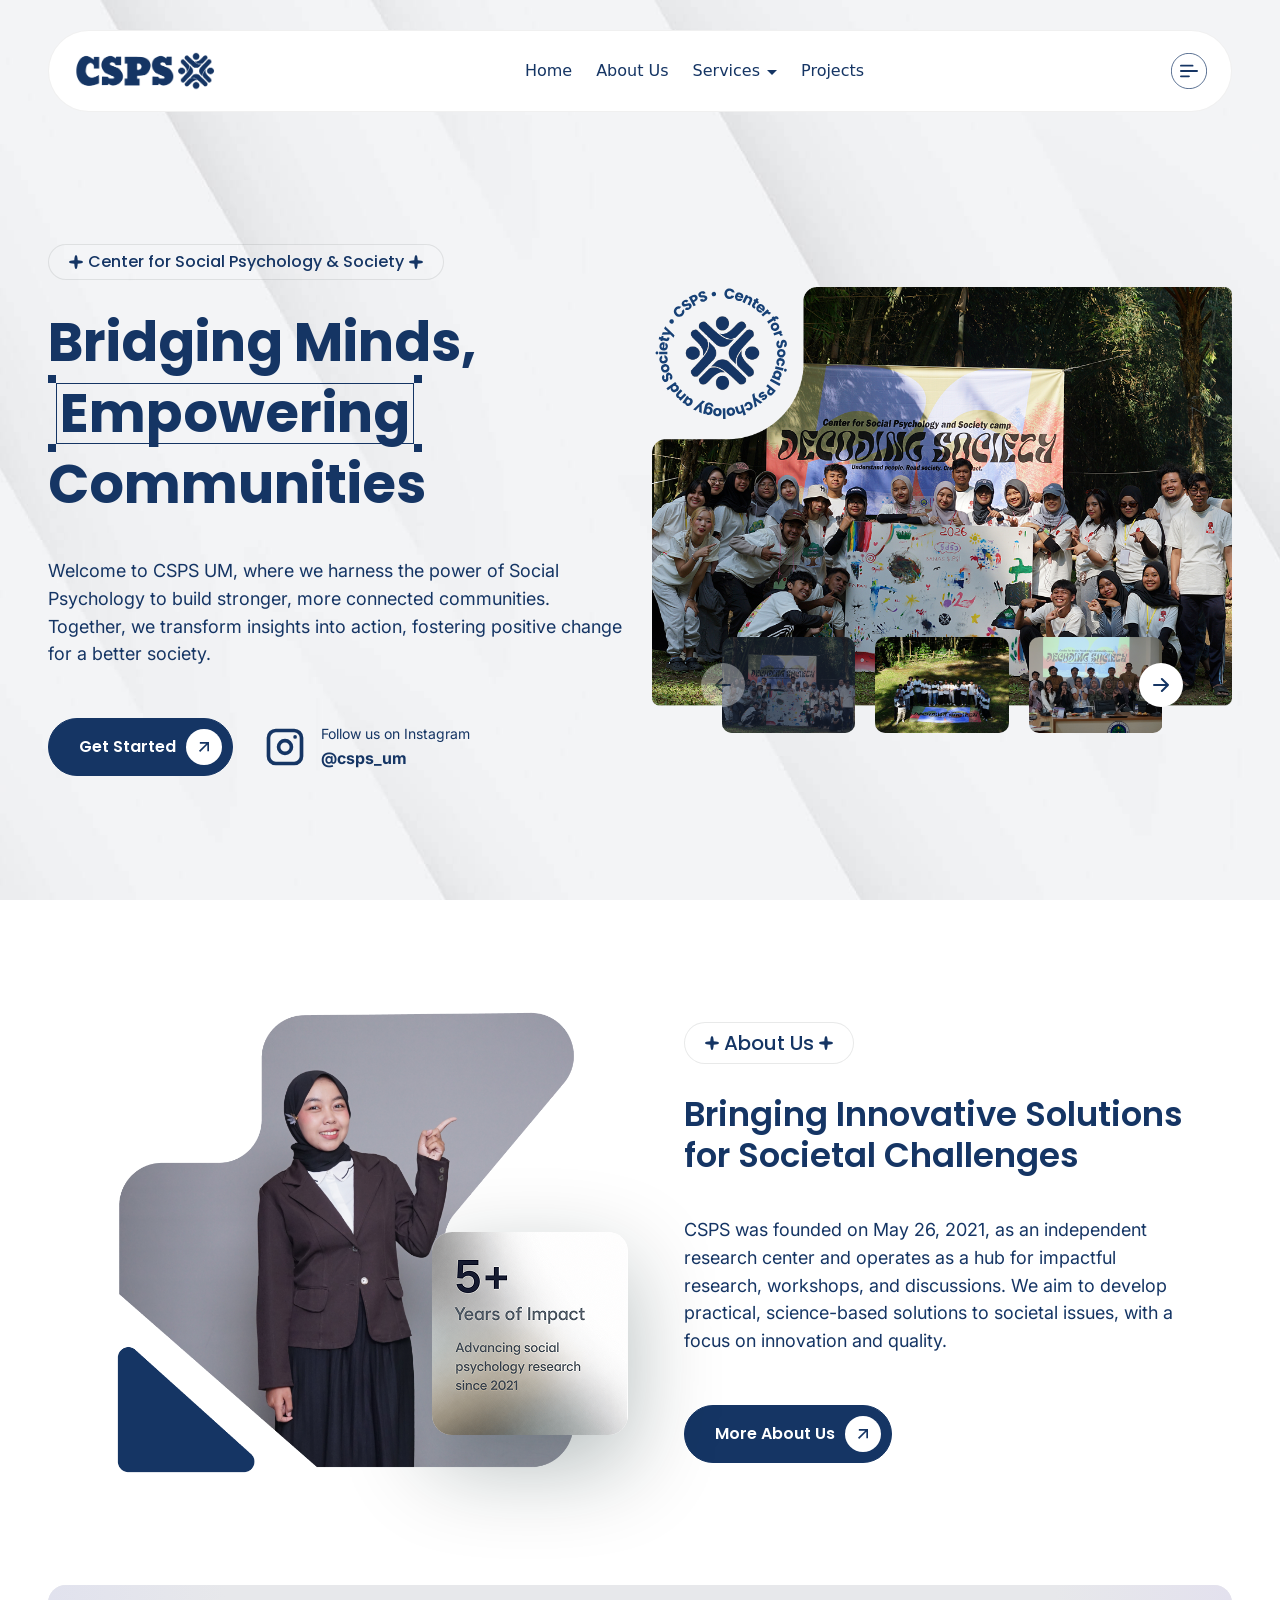
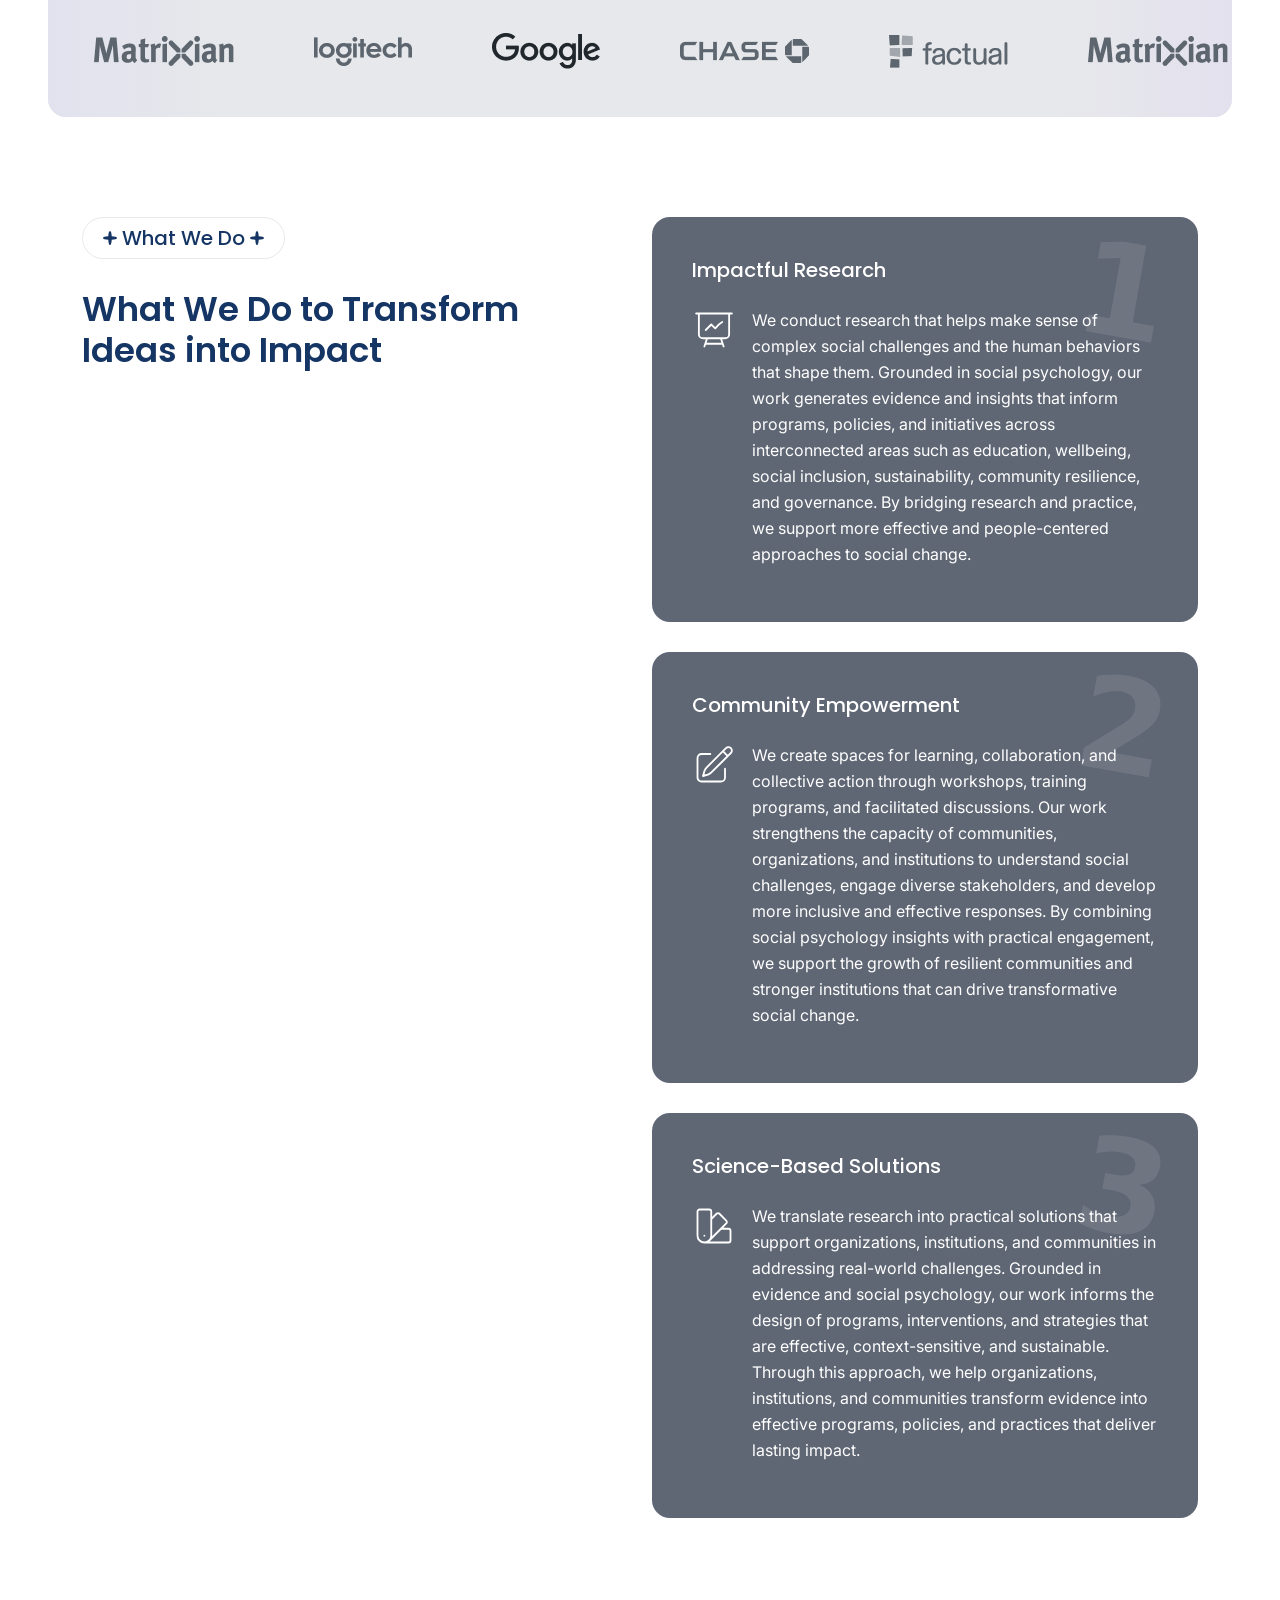
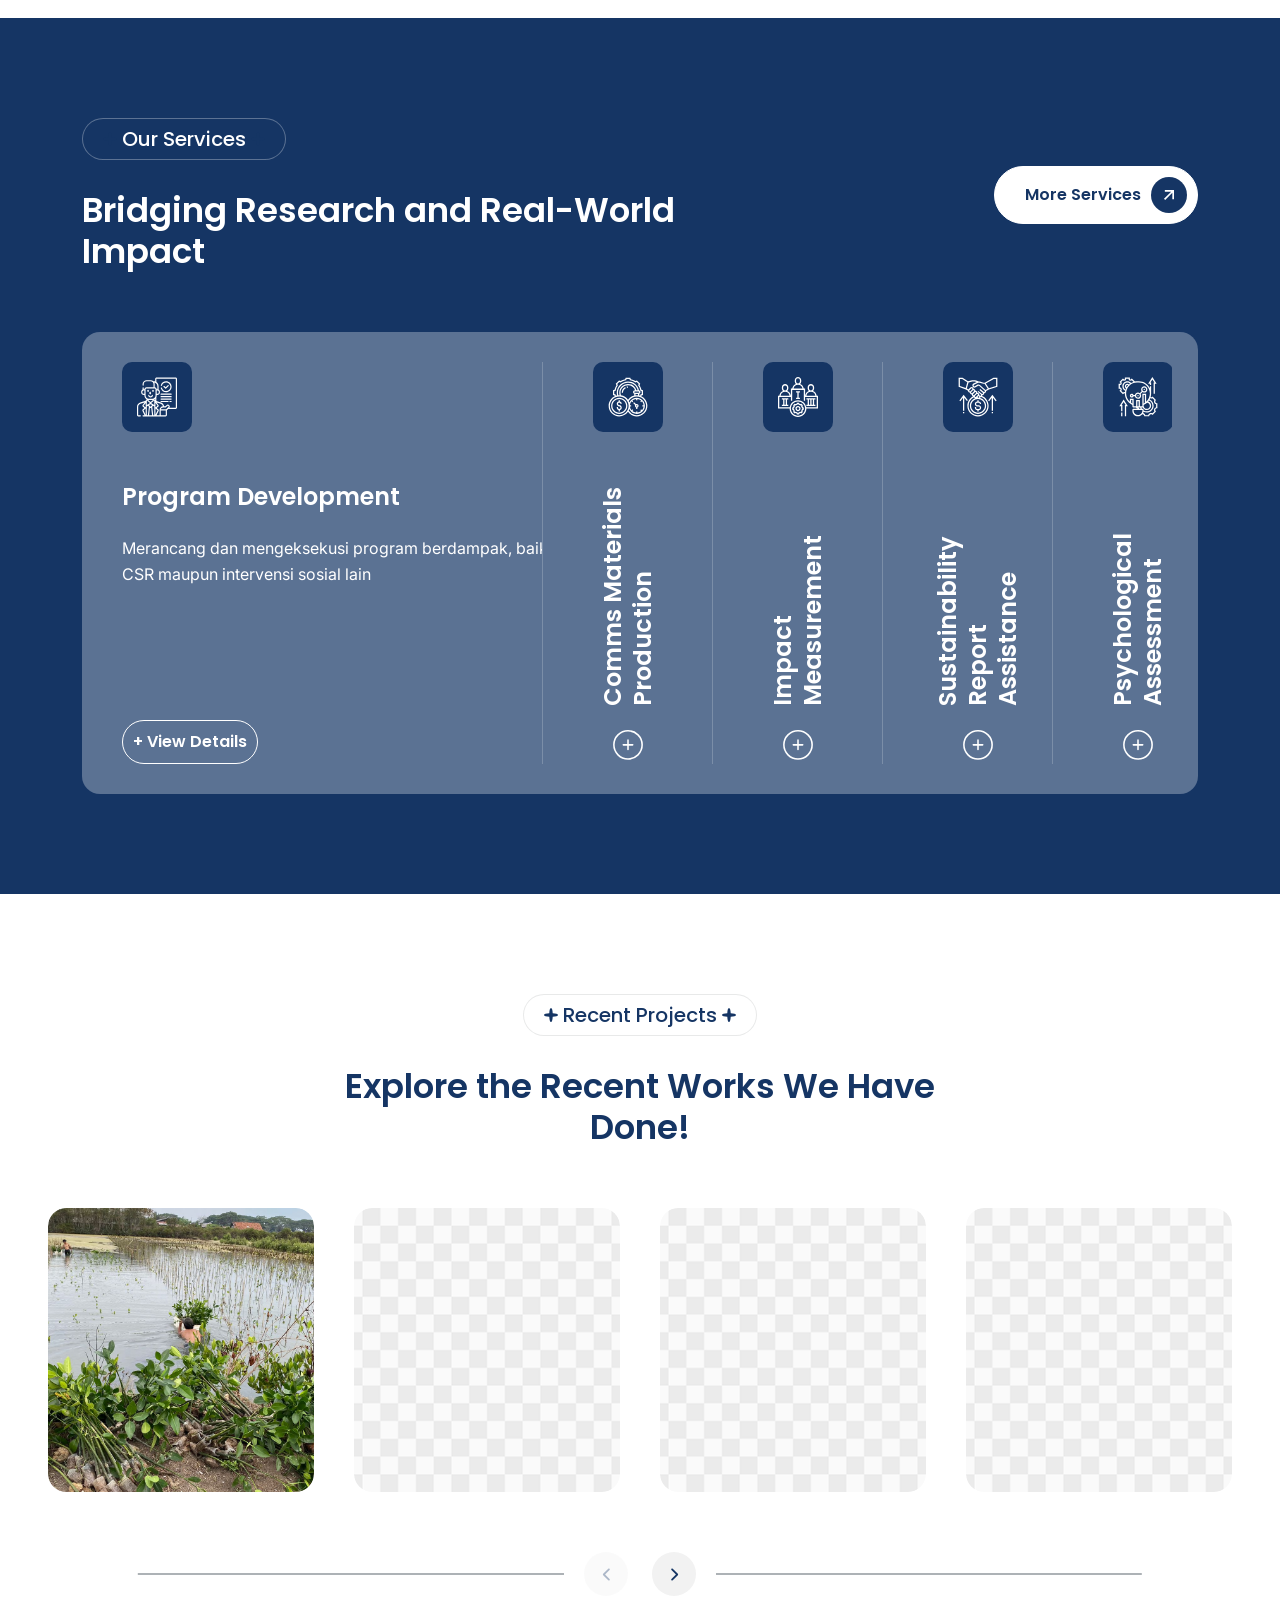
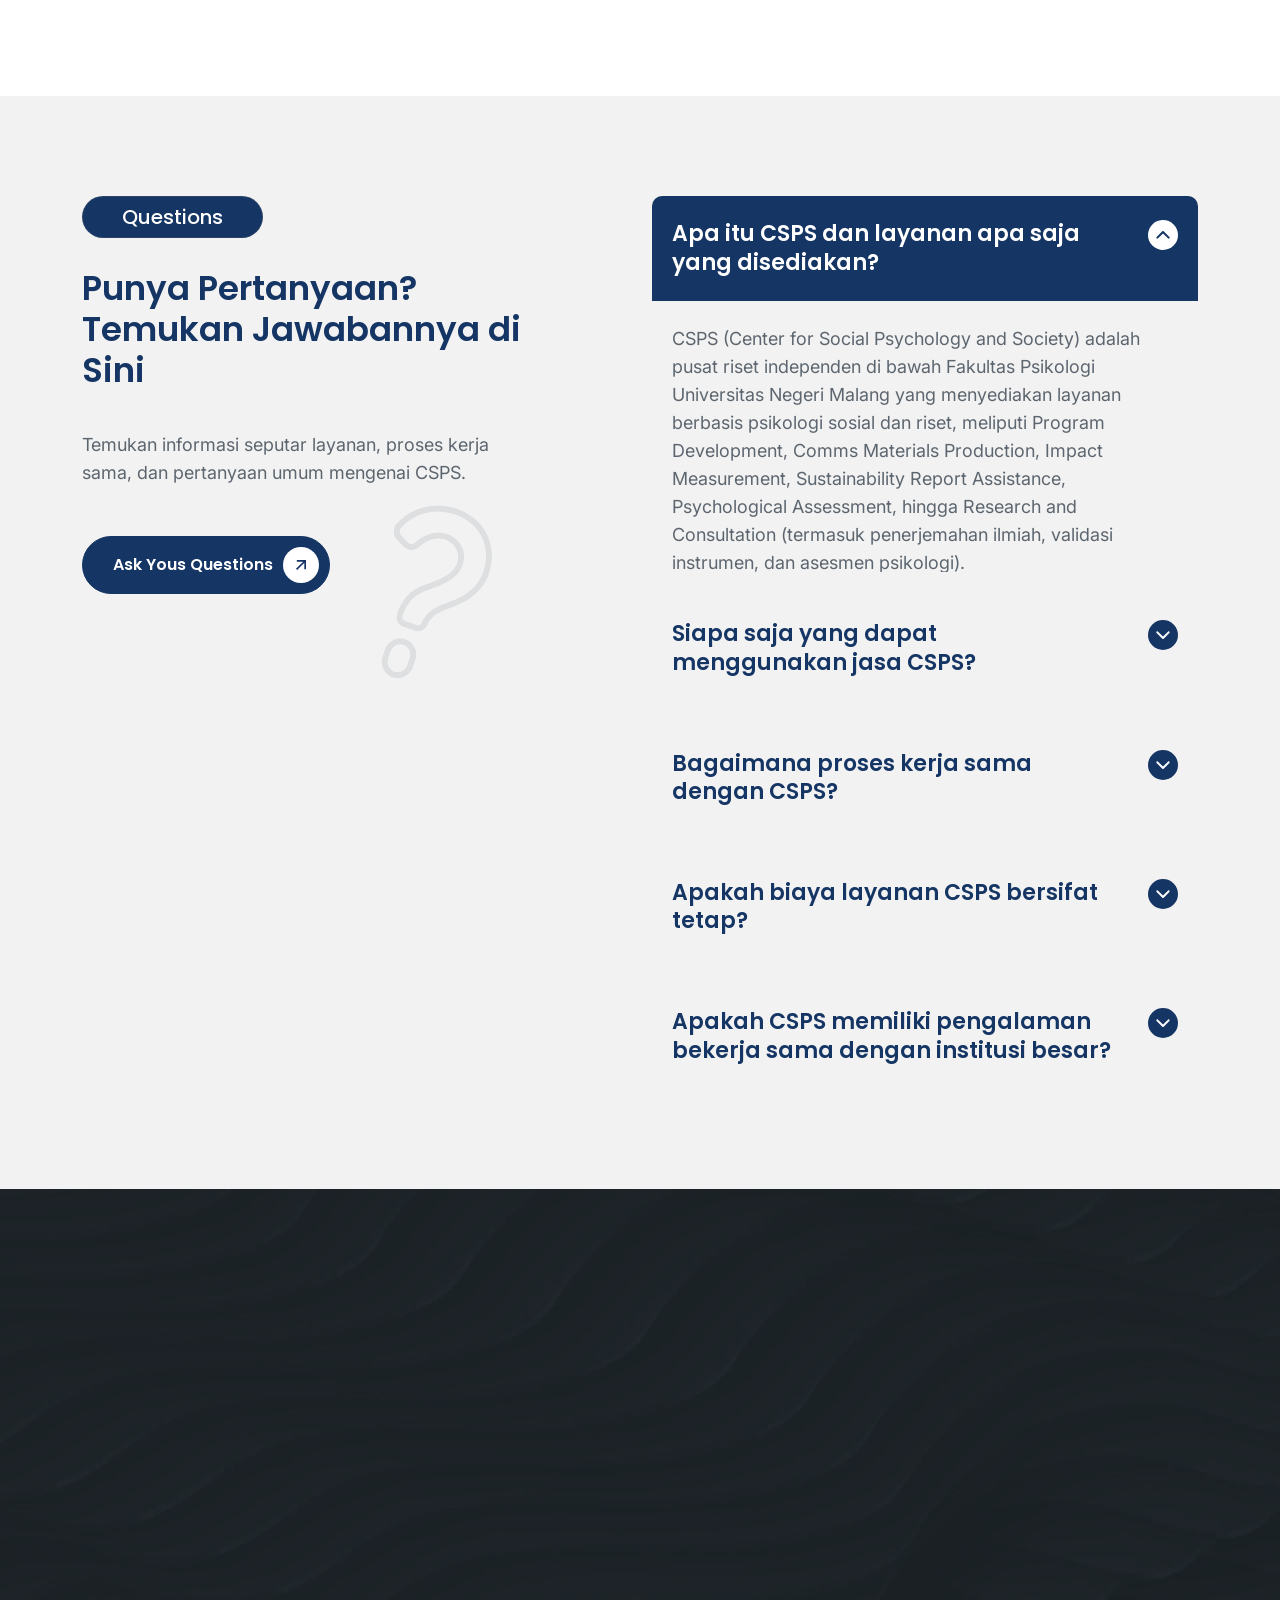
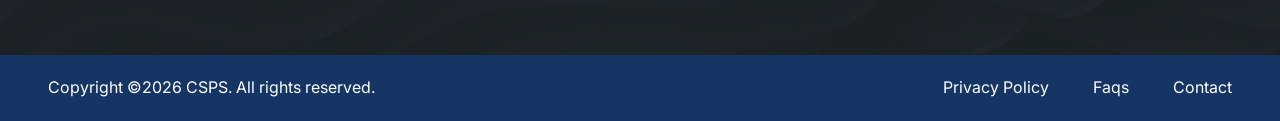
<file: index.html>
<!doctype html>
<html lang="en" class="no-js">

<head>
  <title>CSPS UM - Center for Social Psychology and Society</title>
  <link rel="shortcut icon" href="assets/img/Logo_CSPS.png" type="image/x-icon">

  <!-- Meta Tags -->
  <meta charset="utf-8">
  <meta http-equiv="X-UA-Compatible" content="IE=edge">
  <meta name="viewport" content="width=device-width, initial-scale=1, shrink-to-fit=no">
  <meta name="view-transition" content="same-origin">
  <meta name="theme-color" content="#153564">

  <meta property="og:site_name" content="CSPS UM">
  <meta property="og:url" content="https://cspsum.vercel.app">
  <meta property="og:title" content="CSPS UM - Bridging Minds, Empowering Communities">
  <meta property="og:description"
    content="Center for Social Psychology Studies Universitas Negeri Malang. Advancing social psychology through research, education, and community engagement.">
  <meta name="Center for Social Psychology Studies Universitas N9" content="summary_large_image">
  <meta name="description"
    content="CSPS UM is a center for learning, research, and community engagement in Social Psychology. We connect knowledge with real-world impact, empowering individuals and communities to create positive social change.">
  <!-- fonts -->
  <link rel="preconnect" href="https://fonts.googleapis.com/">
  <link rel="preconnect" href="https://fonts.gstatic.com/" crossorigin>
  <link
    href="https://fonts.googleapis.com/css2?family=Inter:ital,opsz,wght@0,14..32,100..900;1,14..32,100..900&amp;family=Poppins:ital,wght@0,100;0,200;0,300;0,400;0,500;0,600;0,700;0,800;0,900;1,100;1,200;1,300;1,400;1,500;1,600;1,700;1,800;1,900&amp;display=swap"
    rel="stylesheet">

  <!-- all css -->
  <link rel="stylesheet" href="assets/css/vendor.css">
  <style>
    :root {

      /* Typography */
      --font-body--family: "Inter", sans-serif;
      --font-body--style: normal;
      --font-body--weight: 400;

      --font-heading--family: "Poppins", sans-serif;
      --font-heading--style: normal;
      --font-heading--weight: 600;

      --font-button--family: "Poppins", sans-serif;
      --font-button--style: normal;
      --font-button--weight: 600;

      /* h1-h6 */
      --font-h1--size: 60px;
      --font-h2--size: 48px;
      --font-h3--size: 36px;
      --font-h4--size: 24px;
      --font-h5--size: 20px;
      --font-h6--size: 16px;

      /* header nav */
      --font-nav-main: 16px;

      /* Colors */
      --color-background: rgba(255, 255, 255, 1);
      --color-foreground: #153564;
      --color-foreground-heading: #153564;
      --color-foreground-subheading: rgba(93, 102, 111, 1);
      --color-background-subheading: rgba(255, 255, 255, 0.1);
      --color-border-subheading-bg: rgba(32, 40, 45, 0.1);
      --color-primary: #153564;
      --color-primary-background: #153564;
      --color-primary-hover: #153564;
      --color-primary-background-hover: #153564;
      --color-border: rgba(255, 255, 255, 0.2);
      --color-border-hover: rgba(93, 102, 111, 0.5);
      --color-shadow: rgba(0, 0, 0, 1);
      --color-overlay: rgba(28, 37, 57, 0.6);

      /* Buttons */
      --font-button-size: 16px;
      --font-button-size-mobile: 16px;
      --style-button-height: 56px;
      --style-button-height-mobile: 48px;
      --style-button-slim-height: 52px;
      --style-button-slim-height-mobile: 40px;
      --style-cta-underline-offset: 5px;
      --style-cta-underline-thickness: 1px;

      /* Colors - Primary Button */
      --color-primary-button-text: rgba(255, 255, 255, 1);
      --color-primary-button-background: #153564;
      --color-primary-button-border: #153564;
      --color-primary-button-icon: #153564;
      --color-primary-button-icon-background: rgba(255, 255, 255, 1);

      --color-primary-button-hover-text: #153564;
      --color-primary-button-hover-background: rgba(255, 255, 255, 1);
      --color-primary-button-hover-border: #153564;
      --color-primary-button-hover-icon: rgba(255, 255, 255, 1);
      --color-primary-button-hover-icon-background: #153564;

      /* Colors - Secondary Button */
      --color-secondary-button-text: #153564;
      --color-secondary-button-background: rgba(255, 255, 255, 1);
      --color-secondary-button-border: rgba(255, 255, 255, 1);
      --color-secondary-button-icon: rgba(255, 255, 255, 1);
      --color-secondary-button-icon-background: #153564;

      --color-secondary-button-hover-text: rgba(255, 255, 255, 1);
      --color-secondary-button-hover-background: #153564;
      --color-secondary-button-hover-border: #153564;
      --color-secondary-button-hover-icon: #153564;
      --color-secondary-button-hover-icon-background: rgba(255, 255, 255, 1);

      /* Colors - Input */
      --color-input-background: rgba(255, 255, 255, 1);
      --color-input-text: rgba(93, 102, 111, 1);
      --color-input-border: rgba(93, 102, 111, 0.2);
      --color-input-hover-background: rgba(255, 255, 255, 1);
      --color-input-hover-text: rgba(93, 102, 111, 1);
      --color-input-hover-border: rgba(93, 102, 111, 0.2);

      /* Borders */
      --style-border-width-buttons-primary: 1px;
      --style-border-width-buttons-secondary: 1px;
      --style-border-radius-buttons-primary: 40px;
      --style-border-radius-buttons-secondary: 40px;

      --style-border-width-inputs: 1px;
      --style-border-radius-inputs: 8px;
      --style-border-width: 1px;

      /* Focus */
      --focus-outline-width: 1px;
      --focus-outline-offset: 3px;

      /* Pagination */
      --style-pagination-border-width: 1px;
      --pagination-item-foreground: #153564;
      --pagination-item-background: rgba(242, 242, 242, 1);
      --pagination-item-border: rgba(242, 242, 242, 1);
      --pagination-item-active-foreground: rgba(255, 255, 255, 1);
      --pagination-item-active-background: #153564;
      --pagination-item-active-border: #153564;

      /* Swiper */
      --swiper-navigation-size: 14px;
      --swiper-navigation-color: #153564;
      --swiper-navigation-background-color: rgba(242, 242, 242, 1);
      --swiper-navigation-hover-color: #153564;
      --swiper-navigation-hover-background-color: transparent;
      --swiper-pagination-bullet-inactive-color: rgba(242, 242, 242);
      --swiper-pagination-color: #153564;
      --swiper-pagination-bullet-inactive-opacity: 1;
    }

    .csps-text {
      font-size: 14px;
    }

    @media (min-width: 992px) {
      .csps-text {
        font-size: 16px;
      }
    }

    @media (max-width: 767px) {
      :root {
        --font-h1--size: 48px;
        --font-h2--size: 40px;
        --font-h3--size: 28px;
        --font-h4--size: 20px;
        --font-h5--size: 18px;
        --swiper-navigation-size: 12px;
      }
    }
  </style>
  <link rel="stylesheet" href="assets/css/style.css">
</head>

<body>
  <!-- Header 2 -->
  <sticky-header data-sticky-type="always">
    <header class="header-2 header-floating">
      <div class="container-fluid">
        <div class="header-grid">
          <a class="header-logo" href="index.html" aria-label="CSPS">
            <img src="assets/img/logo.png" alt="CSPS Logo" height="32">
          </a>
          <drawer-menu>
            <nav class="header-nav drawer-menu">
              <div class="d-lg-none header-nav-headings">
                <a class="header-logo" href="index.html" aria-label="CSPS">
                  <img src="assets/img/logo.png" alt="CSPS Logo" style="width: 130px;" height="32" loading="lazy">
                </a>
                <drawer-opener class="svg-wrapper menu-close" data-drawer=".drawer-menu">
                  <svg width="30px" height="30px" viewBox="0 0 24 24" fill="none" xmlns="http://www.w3.org/2000/svg">
                    <path
                      d="M8.00386 9.41816C7.61333 9.02763 7.61334 8.39447 8.00386 8.00395C8.39438 7.61342 9.02755 7.61342 9.41807 8.00395L12.0057 10.5916L14.5907 8.00657C14.9813 7.61605 15.6144 7.61605 16.0049 8.00657C16.3955 8.3971 16.3955 9.03026 16.0049 9.42079L13.4199 12.0058L16.0039 14.5897C16.3944 14.9803 16.3944 15.6134 16.0039 16.0039C15.6133 16.3945 14.9802 16.3945 14.5896 16.0039L12.0057 13.42L9.42097 16.0048C9.03045 16.3953 8.39728 16.3953 8.00676 16.0048C7.61624 15.6142 7.61624 14.9811 8.00676 14.5905L10.5915 12.0058L8.00386 9.41816Z"
                      fill="currentColor" />
                    <path fill-rule="evenodd" clip-rule="evenodd"
                      d="M23 12C23 18.0751 18.0751 23 12 23C5.92487 23 1 18.0751 1 12C1 5.92487 5.92487 1 12 1C18.0751 1 23 5.92487 23 12ZM3.00683 12C3.00683 16.9668 7.03321 20.9932 12 20.9932C16.9668 20.9932 20.9932 16.9668 20.9932 12C20.9932 7.03321 16.9668 3.00683 12 3.00683C7.03321 3.00683 3.00683 7.03321 3.00683 12Z"
                      fill="currentColor" />
                  </svg>
                </drawer-opener>
              </div>
              <ul class="header-menu list-unstyled">
                <li class="nav-item">
                  <a class="menu-link menu-link-main menu-accrodion" href="index.html">
                    Home
                  </a>
                </li>
                <li class="nav-item">
                  <a class="menu-link menu-link-main" href="about.html">
                    About Us
                  </a>
                </li>
                <li class="nav-item">
                  <a class="menu-link menu-link-main menu-accrodion" href="./services.html">
                    Services
                    <svg width="10" height="5" viewBox="0 0 10 5" fill="none" xmlns="http://www.w3.org/2000/svg">
                      <path d="M5 5L0 0H10L5 5Z" fill="currentColor" />
                    </svg>
                  </a>
                  <div class="header-submenu menu-absolute submenu-color">
                    <ul class="list-unstyled">
                      <li class="nav-item">
                        <a class="menu-link" href="../services/program-development.html">
                          Program Development
                        </a>
                      </li>
                      <li class="nav-item">
                        <a class="menu-link" href="../services/comms-materials-production.html">
                          Comms Materials Production
                        </a>
                      </li>
                      <li class="nav-item">
                        <a class="menu-link" href="../services/impact-measurement.html">
                          Impact Measurement
                        </a>
                      </li>
                      <li class="nav-item">
                        <a class="menu-link" href="../services/sustainability-report-assistance.html">
                          Sustainability Report Assistance
                        </a>
                      </li>
                      <li class="nav-item">
                        <a class="menu-link" href="../services/psychological-assessment.html">
                          Psychological Assessment
                        </a>
                      </li>
                    </ul>
                  </div>
                </li>
                <li class="nav-item">
                  <a class="menu-link menu-link-main" href="./projects.html">
                    Projects
                  </a>
                </li>
              </ul>

              <div class="drawer-content d-lg-none">
                <div class="drawer-block drawer-block-contact">
                  <div class="drawer-heading text text-18">Quick Contact</div>
                  <ul class="drawer-additional-menu list-unstyled flex-direction-column">
                    <li class="nav-item">
                      <div class="menu-link no-hover">
                        <svg xmlns="http://www.w3.org/2000/svg" fill="none" viewBox="0 0 24 24" stroke-width="1.5"
                          stroke="currentColor" class="size-6">
                          <path stroke-linecap="round" stroke-linejoin="round"
                            d="M15 10.5a3 3 0 1 1-6 0 3 3 0 0 1 6 0Z" />
                          <path stroke-linecap="round" stroke-linejoin="round"
                            d="M19.5 10.5c0 7.142-7.5 11.25-7.5 11.25S4.5 17.642 4.5 10.5a7.5 7.5 0 1 1 15 0Z" />
                        </svg>

                        <a href="https://share.google/dpRsDNbhYyHIWgLW3" target="_blank" rel="noopener noreferrer">
                          Gedung B4, Jl. Semarang No.5, Sumbersari, Kec. Lowokwaru, Kota Malang, Jawa Timur 65145,
                          Indonesia
                        </a>
                      </div>
                    </li>
                    <li class="nav-item">
                      <a class="menu-link" href="https://wa.me/6282264197790?text=Halo%2C%20saya%20ingin%20bertanya.">
                        <svg xmlns="http://www.w3.org/2000/svg" fill="none" viewBox="0 0 24 24" stroke-width="1.5"
                          stroke="currentColor" class="size-6">
                          <path stroke-linecap="round" stroke-linejoin="round"
                            d="M14.25 9.75v-4.5m0 4.5h4.5m-4.5 0 6-6m-3 18c-8.284 0-15-6.716-15-15V4.5A2.25 2.25 0 0 1 4.5 2.25h1.372c.516 0 .966.351 1.091.852l1.106 4.423c.11.44-.054.902-.417 1.173l-1.293.97a1.062 1.062 0 0 0-.38 1.21 12.035 12.035 0 0 0 7.143 7.143c.441.162.928-.004 1.21-.38l.97-1.293a1.125 1.125 0 0 1 1.173-.417l4.423 1.106c.5.125.852.575.852 1.091V19.5a2.25 2.25 0 0 1-2.25 2.25h-2.25Z" />
                        </svg>
                        08988888888888
                      </a>
                    </li>
                    <li class="nav-item">
                      <a class="menu-link" href="https://mail.google.com/mail/?view=cm&fs=1&to=csps@um.ac.id">
                        <svg xmlns="http://www.w3.org/2000/svg" fill="none" viewBox="0 0 24 24" stroke-width="1.5"
                          stroke="currentColor" class="size-6">
                          <path stroke-linecap="round" stroke-linejoin="round"
                            d="M21.75 9v.906a2.25 2.25 0 0 1-1.183 1.981l-6.478 3.488M2.25 9v.906a2.25 2.25 0 0 0 1.183 1.981l6.478 3.488m8.839 2.51-4.66-2.51m0 0-1.023-.55a2.25 2.25 0 0 0-2.134 0l-1.022.55m0 0-4.661 2.51m16.5 1.615a2.25 2.25 0 0 1-2.25 2.25h-15a2.25 2.25 0 0 1-2.25-2.25V8.844a2.25 2.25 0 0 1 1.183-1.981l7.5-4.039a2.25 2.25 0 0 1 2.134 0l7.5 4.039a2.25 2.25 0 0 1 1.183 1.98V19.5Z" />
                        </svg>
                        csps@um.ac.id
                      </a>
                    </li>
                  </ul>
                </div>
              </div>
            </nav>
          </drawer-menu>
          <div class="header-actions d-flex align-items-center">
            <div class="header-actions d-flex align-items-center">
              <a href="https://wa.me/6282264197790?text=Halo%20CSPS%20UM,%20saya%20ingin%20berkonsultasi."
                aria-label="Hubungi kami melalui WhatsApp" class="button button--primary button--slim" target="_blank"
                rel="noopener noreferrer">
                Get in Touch
                <span class="svg-wrapper">
                  <svg class="icon-20" width="20" height="20" viewBox="0 0 20 20" fill="none"
                    xmlns="http://www.w3.org/2000/svg">
                    <path
                      d="M13.3365 7.84518L6.16435 15.0173L4.98584 13.8388L12.158 6.66667H5.83652V5H15.0032V14.1667H13.3365V7.84518Z"
                      fill="currentColor"></path>
                  </svg>
                </span>
              </a>
              <drawer-opener class="svg-wrapper menu-open d-lg-none" data-drawer=".drawer-menu">
                <svg width="52" height="52" viewBox="0 0 52 52" fill="none" xmlns="http://www.w3.org/2000/svg">
                  <circle cx="26" cy="26" r="25.5" fill="white" stroke="currentColor" />
                  <path
                    d="M32.5 18.2857C32.5 17.5757 31.9179 17 31.2 17H14.3C13.5821 17 13 17.5757 13 18.2857C13 18.9958 13.5821 19.5714 14.3 19.5714H31.2C31.9179 19.5714 32.5 18.9957 32.5 18.2857ZM14.3 24.7143H37.7C38.4179 24.7143 39 25.29 39 26C39 26.7101 38.4179 27.2857 37.7 27.2857H14.3C13.5821 27.2857 13 26.7101 13 26C13 25.29 13.5821 24.7143 14.3 24.7143ZM14.3 32.4286H26C26.7179 32.4286 27.3 33.0042 27.3 33.7143C27.3 34.4243 26.7179 35 26 35H14.3C13.5821 35 13 34.4243 13 33.7143C13 33.0042 13.5821 32.4286 14.3 32.4286Z"
                    fill="currentColor" />
                </svg>
              </drawer-opener>
              <drawer-opener class="svg-wrapper menu-open d-none d-lg-flex" data-drawer=".drawer-additional">
                <svg width="52" height="52" viewBox="0 0 52 52" fill="none" xmlns="http://www.w3.org/2000/svg">
                  <circle cx="26" cy="26" r="25.5" fill="white" stroke="currentColor" />
                  <path
                    d="M32.5 18.2857C32.5 17.5757 31.9179 17 31.2 17H14.3C13.5821 17 13 17.5757 13 18.2857C13 18.9958 13.5821 19.5714 14.3 19.5714H31.2C31.9179 19.5714 32.5 18.9957 32.5 18.2857ZM14.3 24.7143H37.7C38.4179 24.7143 39 25.29 39 26C39 26.7101 38.4179 27.2857 37.7 27.2857H14.3C13.5821 27.2857 13 26.7101 13 26C13 25.29 13.5821 24.7143 14.3 24.7143ZM14.3 32.4286H26C26.7179 32.4286 27.3 33.0042 27.3 33.7143C27.3 34.4243 26.7179 35 26 35H14.3C13.5821 35 13 34.4243 13 33.7143C13 33.0042 13.5821 32.4286 14.3 32.4286Z"
                    fill="currentColor" />
                </svg>
              </drawer-opener>
            </div>
          </div>
        </div>
    </header>
  </sticky-header>

  <div class="theme-drawer drawer-additional" data-position="right">
    <div class="drawer-headings">
      <a class="header-logo" href="../index.html" aria-label="Consulo">
        <img src="assets/img/logo.png" alt="Consulo Logo" style="width: 130px;" height="32" loading="lazy">
      </a>
      <drawer-opener class="svg-wrapper menu-close" data-drawer=".drawer-additional">
        <svg width="30px" height="30px" viewBox="0 0 24 24" fill="none" xmlns="http://www.w3.org/2000/svg">
          <path
            d="M8.00386 9.41816C7.61333 9.02763 7.61334 8.39447 8.00386 8.00395C8.39438 7.61342 9.02755 7.61342 9.41807 8.00395L12.0057 10.5916L14.5907 8.00657C14.9813 7.61605 15.6144 7.61605 16.0049 8.00657C16.3955 8.3971 16.3955 9.03026 16.0049 9.42079L13.4199 12.0058L16.0039 14.5897C16.3944 14.9803 16.3944 15.6134 16.0039 16.0039C15.6133 16.3945 14.9802 16.3945 14.5896 16.0039L12.0057 13.42L9.42097 16.0048C9.03045 16.3953 8.39728 16.3953 8.00676 16.0048C7.61624 15.6142 7.61624 14.9811 8.00676 14.5905L10.5915 12.0058L8.00386 9.41816Z"
            fill="currentColor" />
          <path fill-rule="evenodd" clip-rule="evenodd"
            d="M23 12C23 18.0751 18.0751 23 12 23C5.92487 23 1 18.0751 1 12C1 5.92487 5.92487 1 12 1C18.0751 1 23 5.92487 23 12ZM3.00683 12C3.00683 16.9668 7.03321 20.9932 12 20.9932C16.9668 20.9932 20.9932 16.9668 20.9932 12C20.9932 7.03321 16.9668 3.00683 12 3.00683C7.03321 3.00683 3.00683 7.03321 3.00683 12Z"
            fill="currentColor" />
        </svg>
      </drawer-opener>
    </div>
    <div class="drawer-content">
      <div class="drawer-block drawer-block-contact">
        <div class="drawer-heading text text-18">Quick Contact</div>
        <ul class="drawer-additional-menu list-unstyled flex-direction-column">
          <li class="nav-item">
            <div class="menu-link no-hover">
              <svg xmlns="http://www.w3.org/2000/svg" fill="none" viewBox="0 0 24 24" stroke-width="1.5"
                stroke="currentColor">
                <path stroke-linecap="round" stroke-linejoin="round" d="M15 10.5a3 3 0 1 1-6 0 3 3 0 0 1 6 0Z" />
                <path stroke-linecap="round" stroke-linejoin="round"
                  d="M19.5 10.5c0 7.142-7.5 11.25-7.5 11.25S4.5 17.642 4.5 10.5a7.5 7.5 0 1 1 15 0Z" />
              </svg>
              Gedung B4, Jl. Semarang No.5, Sumbersari, Kec. Lowokwaru, Kota Malang, Jawa Timur 65145, Indonesia
            </div>
          </li>
          <li class="nav-item">
            <a class="menu-link" href="https://wa.me/6282264197790?text=Halo%2C%20saya%20ingin%20bertanya.">
              <svg xmlns="http://www.w3.org/2000/svg" fill="none" viewBox="0 0 24 24" stroke-width="1.5"
                stroke="currentColor">
                <path stroke-linecap="round" stroke-linejoin="round"
                  d="M14.25 9.75v-4.5m0 4.5h4.5m-4.5 0 6-6m-3 18c-8.284 0-15-6.716-15-15V4.5A2.25 2.25 0 0 1 4.5 2.25h1.372c.516 0 .966.351 1.091.852l1.106 4.423c.11.44-.054.902-.417 1.173l-1.293.97a1.062 1.062 0 0 0-.38 1.21 12.035 12.035 0 0 0 7.143 7.143c.441.162.928-.004 1.21-.38l.97-1.293a1.125 1.125 0 0 1 1.173-.417l4.423 1.106c.5.125.852.575.852 1.091V19.5a2.25 2.25 0 0 1-2.25 2.25h-2.25Z" />
              </svg>
              +62 822-6419-7790
            </a>
          </li>
          <li class="nav-item">
            <a class="menu-link" href="https://mail.google.com/mail/?view=cm&fs=1&to=csps@um.ac.id">
              <svg xmlns="http://www.w3.org/2000/svg" fill="none" viewBox="0 0 24 24" stroke-width="1.5"
                stroke="currentColor">
                <path stroke-linecap="round" stroke-linejoin="round"
                  d="M21.75 9v.906a2.25 2.25 0 0 1-1.183 1.981l-6.478 3.488M2.25 9v.906a2.25 2.25 0 0 0 1.183 1.981l6.478 3.488m8.839 2.51-4.66-2.51m0 0-1.023-.55a2.25 2.25 0 0 0-2.134 0l-1.022.55m0 0-4.661 2.51m16.5 1.615a2.25 2.25 0 0 1-2.25 2.25h-15a2.25 2.25 0 0 1-2.25-2.25V8.844a2.25 2.25 0 0 1 1.183-1.981l7.5-4.039a2.25 2.25 0 0 1 2.134 0l7.5 4.039a2.25 2.25 0 0 1 1.183 1.98V19.5Z" />
              </svg>
              csps@um.ac.id
            </a>
          </li>
        </ul>
      </div>
    </div>
  </div>

  <!-- Main -->
  <main>
    <!-- Hero Banner -->
    <div class="hero-banner with-floating-header">
      <div class="media media-bg">
        <img src="assets/img/slider/slider-bg.jpg" alt="slider background" width="1920" height="1000" loading="eager">
      </div>
      <div class="container-fluid">
        <div class="row align-items-center">
          <div class="col-lg-6 col-12">
            <div class="content section-headings">
              <div class="subheading text-20 subheading-bg" data-aos="fade-up">
                <svg class="icon icon-14" xmlns="http://www.w3.org/2000/svg" width="14" height="14" viewBox="0 0 14 14"
                  fill="none">
                  <g clip-path="url(#clip0_9088_4143)">
                    <path
                      d="M8.71401 5.28599C11.7514 5.4205 14 5.9412 14 7C14 8.0588 11.7514 8.5795 8.71401 8.71401C8.5795 11.7514 8.0588 14 7 14C5.9412 14 5.4205 11.7514 5.28599 8.71401C2.2486 8.5795 -1.33117e-07 8.0588 0 7C4.62818e-08 5.94119 2.2486 5.4205 5.28599 5.28599C5.4205 2.2486 5.9412 0 7 0C8.0588 0 8.5795 2.2486 8.71401 5.28599Z"
                      fill="CurrentColor" />
                  </g>
                  <defs>
                    <clipPath>
                      <rect width="14" height="14" fill="CurrentColor" />
                    </clipPath>
                  </defs>
                </svg>
                <span class="csps-text text-center">Center for Social Psychology & Society</span>
                <svg class="icon icon-14" xmlns="http://www.w3.org/2000/svg" width="14" height="14" viewBox="0 0 14 14"
                  fill="none">
                  <g clip-path="url(#clip0_9088_4143)">
                    <path
                      d="M8.71401 5.28599C11.7514 5.4205 14 5.9412 14 7C14 8.0588 11.7514 8.5795 8.71401 8.71401C8.5795 11.7514 8.0588 14 7 14C5.9412 14 5.4205 11.7514 5.28599 8.71401C2.2486 8.5795 -1.33117e-07 8.0588 0 7C4.62818e-08 5.94119 2.2486 5.4205 5.28599 5.28599C5.4205 2.2486 5.9412 0 7 0C8.0588 0 8.5795 2.2486 8.71401 5.28599Z"
                      fill="CurrentColor" />
                  </g>
                  <defs>
                    <clipPath>
                      <rect width="14" height="14" fill="CurrentColor" />
                    </clipPath>
                  </defs>
                </svg>
              </div>
              <h2 class="heading text-64 fw-700" data-aos="fade-up" data-aos-delay="100">
                Bridging Minds,
                <span class="decorated-text"><span>Empowering</span></span>
                Communities
              </h2>
              <div class="text text-18" data-aos="fade-up" data-aos-delay="150">
                Welcome to CSPS UM, where we harness the power of Social Psychology to build stronger, more connected
                communities. Together, we transform insights into action, fostering positive change for a better
                society.
              </div>
              <div class="hero-button-wrap buttons" data-aos="fade-up" data-aos-delay="200">
                <a href="#about-us" class="button button--primary" aria-label="hero button">
                  Get Started
                  <span class="svg-wrapper">
                    <svg class="icon-20" width="20" height="20" viewBox="0 0 20 20" fill="none"
                      xmlns="http://www.w3.org/2000/svg">
                      <path
                        d="M13.3365 7.84518L6.16435 15.0173L4.98584 13.8388L12.158 6.66667H5.83652V5H15.0032V14.1667H13.3365V7.84518Z"
                        fill="currentColor" />
                    </svg>
                  </span>
                </a>
                <a href="https://instagram.com/csps_um" target="_blank" class="hero-phone-call" aria-label="Instagram"
                  data-aos="fade-up" data-aos-delay="50">

                  <svg xmlns="http://www.w3.org/2000/svg" width="44" height="44" viewBox="0 0 24 24" fill="none">
                    <path
                      d="M17 3H7C4.79 3 3 4.79 3 7V17C3 19.21 4.79 21 7 21H17C19.21 21 21 19.21 21 17V7C21 4.79 19.21 3 17 3Z"
                      stroke="currentColor" stroke-width="2" />
                    <circle cx="12" cy="12" r="3.5" stroke="currentColor" stroke-width="2" />
                    <circle cx="17.5" cy="6.5" r="1" fill="currentColor" />
                  </svg>

                  <div class="hero-call">
                    <div class="text text-14">Follow us on Instagram</div>
                    <div class="text text-16 fw-bold">@csps_um</div>
                  </div>
                </a>
              </div>
            </div>
          </div>
          <div class="col-lg-6 col-12">
            <banner-slider class="banner-slider">
              <div class="banner-badge svg-wrapper" data-aos="fade-right">
                <img src="assets/img/Logo_Asset.svg" alt="Badge" class="infinite-rotate">
              </div>
              <div class="main-slider" data-aos="fade-down">
                <div class="swiper">
                  <div class="swiper-wrapper">
                    <!-- Slides -->
                    <div class="swiper-slide">
                      <div class="main-img">
                        <img src="assets/img/slider-1.jpg" width="992" height="717" loading="eager" alt="Image">
                      </div>
                    </div>
                    <div class="swiper-slide">
                      <div class="main-img">
                        <img src="assets/img/slider-2.jpg" width="992" height="717" loading="lazy" alt="Image">
                      </div>
                    </div>
                    <div class="swiper-slide">
                      <div class="main-img">
                        <img src="assets/img/slider-3.jpg" width="992" height="717" loading="lazy" alt="Image">
                      </div>
                    </div>
                    <div class="swiper-slide">
                      <div class="main-img">
                        <img src="assets/img/slider-4.jpg" width="992" height="717" loading="lazy" alt="Image">
                      </div>
                    </div>
                  </div>
                </div>
              </div>
              <div class="thumb-slider" data-aos="fade-up">
                <div class="swiper">
                  <div class="swiper-wrapper">
                    <!-- Slides -->
                    <div class="swiper-slide">
                      <div class="thumb-img">
                        <img src="assets/img/slider-1.jpg" width="160" height="140" loading="lazy"
                          alt="Slider image">
                      </div>
                    </div>
                    <div class="swiper-slide">
                      <div class="thumb-img">
                        <img src="assets/img/slider-2.jpg" width="160" height="140" loading="lazy"
                          alt="Slider image">
                      </div>
                    </div>
                    <div class="swiper-slide">
                      <div class="thumb-img">
                        <img src="assets/img/slider-3.jpg" width="160" height="140" loading="lazy"
                          alt="Slider image">
                      </div>
                    </div>
                    <div class="swiper-slide">
                      <div class="thumb-img">
                        <img src="assets/img/slider-4.jpg" width="160" height="140" loading="lazy" alt="Slider image">
                      </div>
                    </div>
                  </div>
                </div>
                <div class="swiper-button-prev">
                  <svg xmlns="http://www.w3.org/2000/svg" width="16" height="14" viewBox="0 0 16 14" fill="none">
                    <path d="M7.125 13L1 7M1 7L7.125 1M1 7H15" stroke="CurrentColor" stroke-width="2"
                      stroke-linecap="round" stroke-linejoin="round" />
                  </svg>
                </div>
                <div class="swiper-button-next">
                  <svg xmlns="http://www.w3.org/2000/svg" width="16" height="14" viewBox="0 0 16 14" fill="none">
                    <path d="M8.875 13L15 7M15 7L8.875 1M15 7H1" stroke="CurrentColor" stroke-width="2"
                      stroke-linecap="round" stroke-linejoin="round" />
                  </svg>
                </div>
              </div>
            </banner-slider>
          </div>
        </div>
      </div>
    </div>

    <!-- Image Text -->
    <div id="about-us" class="image-text mt-100">
      <div class="container">
        <div class="row align-items-center">
          <div class="col-lg-6 col-12">
            <div class="media-wrap">
              <img src="assets/img/asset-about-us.png" width="992" height="863" loading="lazy" alt="Image"
                data-aos="zoom-in-up">
              <div class="image-small" data-aos="zoom-in-down" data-aos-anchor-placement="bottom-bottom">
                <img src="assets/img/asset-about-us-2.png" width="195" height="202" loading="lazy" alt="Image">
              </div>
            </div>
          </div>  
          <div class="col-lg-6 col-12">
            <div class="content section-headings">
              <div class="subheading text-20 subheading-bg" data-aos="fade-up">
                <svg class="icon icon-14" xmlns="http://www.w3.org/2000/svg" width="14" height="14" viewBox="0 0 14 14"
                  fill="none">
                  <g clip-path="url(#clip0_9088_4143)">
                    <path
                      d="M8.71401 5.28599C11.7514 5.4205 14 5.9412 14 7C14 8.0588 11.7514 8.5795 8.71401 8.71401C8.5795 11.7514 8.0588 14 7 14C5.9412 14 5.4205 11.7514 5.28599 8.71401C2.2486 8.5795 -1.33117e-07 8.0588 0 7C4.62818e-08 5.94119 2.2486 5.4205 5.28599 5.28599C5.4205 2.2486 5.9412 0 7 0C8.0588 0 8.5795 2.2486 8.71401 5.28599Z"
                      fill="CurrentColor" />
                  </g>
                  <defs>
                    <clipPath>
                      <rect width="14" height="14" fill="CurrentColor" />
                    </clipPath>
                  </defs>
                </svg>
                <span>About Us</span>
                <svg class="icon icon-14" xmlns="http://www.w3.org/2000/svg" width="14" height="14" viewBox="0 0 14 14"
                  fill="none">
                  <g clip-path="url(#clip0_9088_4143)">
                    <path
                      d="M8.71401 5.28599C11.7514 5.4205 14 5.9412 14 7C14 8.0588 11.7514 8.5795 8.71401 8.71401C8.5795 11.7514 8.0588 14 7 14C5.9412 14 5.4205 11.7514 5.28599 8.71401C2.2486 8.5795 -1.33117e-07 8.0588 0 7C4.62818e-08 5.94119 2.2486 5.4205 5.28599 5.28599C5.4205 2.2486 5.9412 0 7 0C8.0588 0 8.5795 2.2486 8.71401 5.28599Z"
                      fill="CurrentColor" />
                  </g>
                  <defs>
                    <clipPath>
                      <rect width="14" height="14" fill="CurrentColor" />
                    </clipPath>
                  </defs>
                </svg>
              </div>
              <h2 class="heading text-40" data-aos="fade-up" data-aos-delay="50">
                Bringing Innovative Solutions for Societal Challenges
              </h2>
              <div class="text text-18" data-aos="fade-up" data-aos-delay="80">
                CSPS was founded on May 26, 2021, as an independent research center and operates as a hub for impactful
                research, workshops, and discussions. We aim to develop practical, science-based solutions to societal
                issues, with a focus on innovation and quality.
              </div>
              <div class="buttons" data-aos="fade-up" data-aos-delay="100">
                <a href="about.html" class="button button--primary" aria-label="More About Us">
                  More About Us
                  <span class="svg-wrapper">
                    <svg class="icon-20" width="20" height="20" viewBox="0 0 20 20" fill="none"
                      xmlns="http://www.w3.org/2000/svg">
                      <path
                        d="M13.3365 7.84518L6.16435 15.0173L4.98584 13.8388L12.158 6.66667H5.83652V5H15.0032V14.1667H13.3365V7.84518Z"
                        fill="CurrentColor" />
                    </svg>
                  </span>
                </a>
              </div>
            </div>
          </div>
        </div>
      </div>
    </div>

    <!-- Brand Logo -->
    <div class="running-content running-content-bg margin-logo">
      <div class="container-fluid">
        <div class="content-inner radius18">
          <div class="logos-background p-5">
            <div class="content-lists running-animation">
              <div class="content-item">
                <a href="about.html" class="content-link">
                  <img src="assets/img/brand/b1.png" width="108" height="36" loading="lazy" alt="Brand Image">
                </a>
                <a href="about.html" class="content-link">
                  <img src="assets/img/brand/b2.png" width="108" height="36" loading="lazy" alt="Brand Image">
                </a>
                <a href="about.html" class="content-link">
                  <img src="assets/img/brand/b3.png" width="108" height="36" loading="lazy" alt="Brand Image">
                </a>
                <a href="about.html" class="content-link">
                  <img src="assets/img/brand/b4.png" width="108" height="36" loading="lazy" alt="Brand Image">
                </a>
                <a href="about.html" class="content-link">
                  <img src="assets/img/brand/b5.png" width="108" height="36" loading="lazy" alt="Brand Image">
                </a>
              </div>
              <div class="content-item">
                <a href="about.html" class="content-link">
                  <img src="assets/img/brand/b1.png" width="108" height="36" loading="lazy" alt="Brand Image">
                </a>
                <a href="about.html" class="content-link">
                  <img src="assets/img/brand/b2.png" width="108" height="36" loading="lazy" alt="Brand Image">
                </a>
                <a href="about.html" class="content-link">
                  <img src="assets/img/brand/b3.png" width="108" height="36" loading="lazy" alt="Brand Image">
                </a>
                <a href="about.html" class="content-link">
                  <img src="assets/img/brand/b4.png" width="108" height="36" loading="lazy" alt="Brand Image">
                </a>
                <a href="about.html" class="content-link">
                  <img src="assets/img/brand/b5.png" width="108" height="36" loading="lazy" alt="Brand Image">
                </a>
              </div>
              <div class="content-item">
                <a href="about.html" class="content-link">
                  <img src="assets/img/brand/b1.png" width="108" height="36" loading="lazy" alt="Brand Image">
                </a>
                <a href="about.html" class="content-link">
                  <img src="assets/img/brand/b2.png" width="108" height="36" loading="lazy" alt="Brand Image">
                </a>
                <a href="about.html" class="content-link">
                  <img src="assets/img/brand/b3.png" width="108" height="36" loading="lazy" alt="Brand Image">
                </a>
                <a href="about.html" class="content-link">
                  <img src="assets/img/brand/b4.png" width="108" height="36" loading="lazy" alt="Brand Image">
                </a>
                <a href="about.html" class="content-link">
                  <img src="assets/img/brand/b5.png" width="108" height="36" loading="lazy" alt="Brand Image">
                </a>
              </div>
              <div class="content-item">
                <a href="about.html" class="content-link">
                  <img src="assets/img/brand/b1.png" width="108" height="36" loading="lazy" alt="Brand Image">
                </a>
                <a href="about.html" class="content-link">
                  <img src="assets/img/brand/b2.png" width="108" height="36" loading="lazy" alt="Brand Image">
                </a>
                <a href="about.html" class="content-link">
                  <img src="assets/img/brand/b3.png" width="108" height="36" loading="lazy" alt="Brand Image">
                </a>
                <a href="about.html" class="content-link">
                  <img src="assets/img/brand/b4.png" width="108" height="36" loading="lazy" alt="Brand Image">
                </a>
                <a href="about.html" class="content-link">
                  <img src="assets/img/brand/b5.png" width="108" height="36" loading="lazy" alt="Brand Image">
                </a>
              </div>
            </div>
          </div>
        </div>
      </div>
    </div>

    <!-- How We Work -->
    <div class="testimonial how-we-work mt-100">
      <div class="container">
        <div class="row">
          <div class="col-lg-6 col-12">
            <div class="section-headings section-headings-sticky">
              <div class="subheading text-20 subheading-bg" data-aos="fade-up">
                <svg class="icon icon-14" xmlns="http://www.w3.org/2000/svg" width="14" height="14" viewBox="0 0 14 14"
                  fill="none">
                  <g clip-path="url(#clip0_9088_4143)">
                    <path
                      d="M8.71401 5.28599C11.7514 5.4205 14 5.9412 14 7C14 8.0588 11.7514 8.5795 8.71401 8.71401C8.5795 11.7514 8.0588 14 7 14C5.9412 14 5.4205 11.7514 5.28599 8.71401C2.2486 8.5795 -1.33117e-07 8.0588 0 7C4.62818e-08 5.94119 2.2486 5.4205 5.28599 5.28599C5.4205 2.2486 5.9412 0 7 0C8.0588 0 8.5795 2.2486 8.71401 5.28599Z"
                      fill="CurrentColor" />
                  </g>
                  <defs>
                    <clipPath>
                      <rect width="14" height="14" fill="CurrentColor" />
                    </clipPath>
                  </defs>
                </svg>
                <span>What We Do</span>
                <svg class="icon icon-14" xmlns="http://www.w3.org/2000/svg" width="14" height="14" viewBox="0 0 14 14"
                  fill="none">
                  <g clip-path="url(#clip0_9088_4143)">
                    <path
                      d="M8.71401 5.28599C11.7514 5.4205 14 5.9412 14 7C14 8.0588 11.7514 8.5795 8.71401 8.71401C8.5795 11.7514 8.0588 14 7 14C5.9412 14 5.4205 11.7514 5.28599 8.71401C2.2486 8.5795 -1.33117e-07 8.0588 0 7C4.62818e-08 5.94119 2.2486 5.4205 5.28599 5.28599C5.4205 2.2486 5.9412 0 7 0C8.0588 0 8.5795 2.2486 8.71401 5.28599Z"
                      fill="CurrentColor" />
                  </g>
                  <defs>
                    <clipPath>
                      <rect width="14" height="14" fill="CurrentColor" />
                    </clipPath>
                  </defs>
                </svg>
              </div>
              <h2 class="heading text-40" data-aos="fade-up">
                What We Do to Transform Ideas into Impact
              </h2>
            </div>
          </div>
          <div class="col-lg-6 col-12">
            <div class="testimonial-card-inner card-working-process-inner">
              <div class="card-working-process">
                <h2 class="heading text-20 fw-500">Impactful Research</h2>
                <div class="card-icon-text card-icon-text-horizontal has-border">
                  <div class="svg-wrapper">
                    <svg xmlns="http://www.w3.org/2000/svg" fill="none" viewBox="0 0 24 24" stroke-width="1"
                      stroke="currentColor">
                      <path stroke-linecap="round" stroke-linejoin="round"
                        d="M3.75 3v11.25A2.25 2.25 0 0 0 6 16.5h2.25M3.75 3h-1.5m1.5 0h16.5m0 0h1.5m-1.5 0v11.25A2.25 2.25 0 0 1 18 16.5h-2.25m-7.5 0h7.5m-7.5 0-1 3m8.5-3 1 3m0 0 .5 1.5m-.5-1.5h-9.5m0 0-.5 1.5m.75-9 3-3 2.148 2.148A12.061 12.061 0 0 1 16.5 7.605" />
                    </svg>
                  </div>
                  <div class="content">
                    <p class="text text-16">We conduct research that helps make sense of complex social challenges and
                      the human behaviors that shape them. Grounded in social psychology, our work generates evidence
                      and insights that inform programs, policies, and initiatives across interconnected areas such as
                      education, wellbeing, social inclusion, sustainability, community resilience, and governance. By
                      bridging research and practice, we support more effective and people-centered approaches to social
                      change.</p>
                  </div>
                </div>
              </div>
              <div class="card-working-process">
                <h2 class="heading text-20 fw-500">Community Empowerment</h2>
                <div class="card-icon-text card-icon-text-horizontal has-border">
                  <div class="svg-wrapper">
                    <svg xmlns="http://www.w3.org/2000/svg" fill="none" viewBox="0 0 24 24" stroke-width="1"
                      stroke="currentColor">
                      <path stroke-linecap="round" stroke-linejoin="round"
                        d="m16.862 4.487 1.687-1.688a1.875 1.875 0 1 1 2.652 2.652L10.582 16.07a4.5 4.5 0 0 1-1.897 1.13L6 18l.8-2.685a4.5 4.5 0 0 1 1.13-1.897l8.932-8.931Zm0 0L19.5 7.125M18 14v4.75A2.25 2.25 0 0 1 15.75 21H5.25A2.25 2.25 0 0 1 3 18.75V8.25A2.25 2.25 0 0 1 5.25 6H10" />
                    </svg>
                  </div>
                  <div class="content">
                    <p class="text text-16">We create spaces for learning, collaboration, and collective action through
                      workshops, training
                      programs, and facilitated discussions. Our work strengthens the capacity of communities,
                      organizations, and
                      institutions to understand social challenges, engage diverse stakeholders, and develop more
                      inclusive and effective
                      responses. By combining social psychology insights with practical engagement, we support the
                      growth of resilient
                      communities and stronger institutions that can drive transformative social change.</p>
                  </div>
                </div>
              </div>
              <div class="card-working-process">
                <h2 class="heading text-20 fw-500">Science-Based Solutions</h2>
                <div class="card-icon-text card-icon-text-horizontal has-border">
                  <div class="svg-wrapper">
                    <svg xmlns="http://www.w3.org/2000/svg" fill="none" viewBox="0 0 24 24" stroke-width="1"
                      stroke="currentColor">
                      <path stroke-linecap="round" stroke-linejoin="round"
                        d="M4.098 19.902a3.75 3.75 0 0 0 5.304 0l6.401-6.402M6.75 21A3.75 3.75 0 0 1 3 17.25V4.125C3 3.504 3.504 3 4.125 3h5.25c.621 0 1.125.504 1.125 1.125v4.072M6.75 21a3.75 3.75 0 0 0 3.75-3.75V8.197M6.75 21h13.125c.621 0 1.125-.504 1.125-1.125v-5.25c0-.621-.504-1.125-1.125-1.125h-4.072M10.5 8.197l2.88-2.88c.438-.439 1.15-.439 1.59 0l3.712 3.713c.44.44.44 1.152 0 1.59l-2.879 2.88M6.75 17.25h.008v.008H6.75v-.008Z" />
                    </svg>
                  </div>
                  <div class="content">
                    <p class="text text-16">We translate research into practical solutions that support organizations,
                      institutions, and
                      communities in addressing real-world challenges. Grounded in evidence and social psychology, our
                      work informs the
                      design of programs, interventions, and strategies that are effective, context-sensitive, and
                      sustainable. Through this
                      approach, we help organizations, institutions, and communities transform evidence into effective
                      programs, policies,
                      and practices that deliver lasting impact.</p>
                  </div>
                </div>
              </div>
            </div>
          </div>
        </div>
      </div>
    </div>


    <!-- Our Services -->
    <div class="our-services mt-100 section-padding">
      <div class="container">
        <div class="section-headings section-headings-horizontal">
          <div class="section-headings-left">
            <div class="subheading text-20 subheading-bg" data-aos="fade-right" data-aos-delay="10">
              <svg class="icon icon-14" xmlns="http://www.w3.org/2000/svg" width="14" height="14" viewBox="0 0 14 14"
                fill="none">
                <g clip-path="url(#clip0_9088_4143)">
                  <path
                    d="M8.71401 5.28599C11.7514 5.4205 14 5.9412 14 7C14 8.0588 11.7514 8.5795 8.71401 8.71401C8.5795 11.7514 8.0588 14 7 14C5.9412 14 5.4205 11.7514 5.28599 8.71401C2.2486 8.5795 -1.33117e-07 8.0588 0 7C4.62818e-08 5.94119 2.2486 5.4205 5.28599 5.28599C5.4205 2.2486 5.9412 0 7 0C8.0588 0 8.5795 2.2486 8.71401 5.28599Z"
                    fill="CurrentColor" />
                </g>
                <defs>
                  <clipPath>
                    <rect width="14" height="14" fill="CurrentColor" />
                  </clipPath>
                </defs>
              </svg>
              <span class="text-white">Our Services</span>
              <svg class="icon icon-14" xmlns="http://www.w3.org/2000/svg" width="14" height="14" viewBox="0 0 14 14"
                fill="none">
                <g clip-path="url(#clip0_9088_4143)">
                  <path
                    d="M8.71401 5.28599C11.7514 5.4205 14 5.9412 14 7C14 8.0588 11.7514 8.5795 8.71401 8.71401C8.5795 11.7514 8.0588 14 7 14C5.9412 14 5.4205 11.7514 5.28599 8.71401C2.2486 8.5795 -1.33117e-07 8.0588 0 7C4.62818e-08 5.94119 2.2486 5.4205 5.28599 5.28599C5.4205 2.2486 5.9412 0 7 0C8.0588 0 8.5795 2.2486 8.71401 5.28599Z"
                    fill="CurrentColor" />
                </g>
                <defs>
                  <clipPath>
                    <rect width="14" height="14" fill="CurrentColor" />
                  </clipPath>
                </defs>
              </svg>
            </div>
            <h2 class="heading text-40" data-aos="fade-right" data-aos-delay="20">
              Bridging Research and Real-World Impact
            </h2>
          </div>

          <div class="section-headings-right buttons" data-aos="fade-left" data-aos-delay="20">
            <a href="#" class="button button--secondary" aria-label="hero button">
              More Services
              <span class="svg-wrapper">
                <svg class="icon-20" width="20" height="20" viewBox="0 0 20 20" fill="none"
                  xmlns="http://www.w3.org/2000/svg">
                  <path
                    d="M13.3365 7.84518L6.16435 15.0173L4.98584 13.8388L12.158 6.66667H5.83652V5H15.0032V14.1667H13.3365V7.84518Z"
                    fill="currentColor" />
                </svg>
              </span>
            </a>
          </div>
        </div>

        <div class="section-content" data-aos="fade-up">
          <accordion-horizontal class="accordion-horizontal">
            <ul class="service-list list-unstyled radius18">
              <li class="accordion-li">
                <div class="accordion-title">
                  <div class="accordion-title-icon">
                    <svg viewBox="0 0 70 70" fill="none" xmlns="http://www.w3.org/2000/svg">
                      <rect width="70" height="70" rx="10" fill="#153564" />
                      <g clip-path="url(#clip0_9088_7908)">
                        <path
                          d="M49.1323 31.6016H39.0586C38.735 31.6016 38.4727 31.8639 38.4727 32.1875C38.4727 32.5111 38.735 32.7734 39.0586 32.7734H49.1323C49.4559 32.7734 49.7183 32.5111 49.7183 32.1875C49.7183 31.8639 49.4559 31.6016 49.1323 31.6016Z"
                          fill="white" />
                        <path
                          d="M49.1323 34.0469H39.0586C38.735 34.0469 38.4727 34.3092 38.4727 34.6328C38.4727 34.9564 38.735 35.2188 39.0586 35.2188H49.1323C49.4559 35.2188 49.7183 34.9564 49.7183 34.6328C49.7183 34.3092 49.4559 34.0469 49.1323 34.0469Z"
                          fill="white" />
                        <path
                          d="M49.1323 36.5H39.0586C38.735 36.5 38.4727 36.7623 38.4727 37.0859C38.4727 37.4095 38.735 37.6719 39.0586 37.6719H49.1323C49.4559 37.6719 49.7183 37.4095 49.7183 37.0859C49.7183 36.7623 49.4559 36.5 49.1323 36.5Z"
                          fill="white" />
                        <path
                          d="M46.0934 38.9453H39.0586C38.735 38.9453 38.4727 39.2077 38.4727 39.5312C38.4727 39.8548 38.735 40.1172 39.0586 40.1172H46.0934C46.417 40.1172 46.6794 39.8548 46.6794 39.5312C46.6794 39.2077 46.417 38.9453 46.0934 38.9453Z"
                          fill="white" />
                        <path
                          d="M26.7012 29.4923V28.3672C26.7012 28.0436 26.4388 27.7812 26.1152 27.7812C25.7916 27.7812 25.5293 28.0436 25.5293 28.3672V29.4923C25.5293 29.8159 25.7916 30.0783 26.1152 30.0783C26.4388 30.0783 26.7012 29.8159 26.7012 29.4923Z"
                          fill="white" />
                        <path
                          d="M31.0059 30.0783C31.3295 30.0783 31.5918 29.8159 31.5918 29.4923V28.3672C31.5918 28.0436 31.3295 27.7812 31.0059 27.7812C30.6823 27.7812 30.4199 28.0436 30.4199 28.3672V29.4923C30.4199 29.8159 30.6822 30.0783 31.0059 30.0783Z"
                          fill="white" />
                        <path
                          d="M28.5607 32.2873C28.8843 32.2873 29.1466 32.025 29.1466 31.7014C29.1466 31.3778 28.8843 31.1155 28.5607 31.1155C28.4793 31.1155 28.4131 31.0492 28.4131 30.9679C28.4131 30.8866 28.4793 30.8203 28.5607 30.8203C28.8843 30.8203 29.1466 30.558 29.1466 30.2344C29.1466 29.9108 28.8843 29.6484 28.5607 29.6484C27.8332 29.6484 27.2412 30.2404 27.2412 30.9679C27.2412 31.6954 27.8332 32.2873 28.5607 32.2873Z"
                          fill="white" />
                        <path
                          d="M28.5607 35.4749C29.1772 35.4898 29.8222 35.2316 30.2868 34.7812C30.6858 34.3946 30.9049 33.9168 30.9036 33.4359C30.9027 33.1128 30.6405 32.8516 30.3176 32.8516C30.3171 32.8516 30.3165 32.8516 30.316 32.8516C29.9924 32.8524 29.7307 33.1155 29.7316 33.4391C29.732 33.5965 29.6372 33.7789 29.4712 33.9398C29.2291 34.1744 28.8884 34.3137 28.5805 34.3032C28.5673 34.3027 28.554 34.3027 28.5407 34.3032C28.2334 34.3148 27.8921 34.1744 27.65 33.9398C27.4841 33.779 27.3893 33.5965 27.3897 33.4391C27.3905 33.1155 27.129 32.8525 26.8054 32.8516C26.8048 32.8516 26.8043 32.8516 26.8037 32.8516C26.4809 32.8516 26.2187 33.1128 26.2178 33.4359C26.2165 33.9167 26.4354 34.3945 26.8344 34.7812C27.2862 35.2191 27.9074 35.4756 28.5093 35.4756C28.5264 35.4755 28.5436 35.4753 28.5607 35.4749Z"
                          fill="white" />
                        <path
                          d="M39.9282 25.9297C39.8399 25.6184 39.5159 25.4375 39.2047 25.5256C38.8934 25.6138 38.7124 25.9377 38.8007 26.2491C39.4682 28.6055 41.6457 30.2513 44.096 30.2513C47.1313 30.2513 49.6006 27.782 49.6006 24.7467C49.6006 21.7115 47.1313 19.2422 44.096 19.2422C41.6721 19.2422 39.501 20.8654 38.8163 23.1895C38.7249 23.4999 38.9024 23.8257 39.2128 23.9171C39.5231 24.0085 39.849 23.8311 39.9403 23.5206C40.4791 21.6915 42.188 20.4141 44.096 20.4141C46.485 20.4141 48.4286 22.3577 48.4286 24.7467C48.4286 27.1358 46.485 29.0794 44.096 29.0794C42.1673 29.0794 40.4534 27.7841 39.9282 25.9297Z"
                          fill="white" />
                        <path
                          d="M43.6863 26.7562C43.8362 26.7562 43.9862 26.699 44.1006 26.5845L46.6146 24.0705C46.8434 23.8417 46.8434 23.4707 46.6146 23.2419C46.3858 23.0131 46.0147 23.0131 45.786 23.2419L43.6864 25.3415L42.4065 24.0617C42.1776 23.8329 41.8066 23.8329 41.5779 24.0617C41.349 24.2905 41.349 24.6615 41.5779 24.8903L43.2721 26.5845C43.3864 26.699 43.5364 26.7562 43.6863 26.7562Z"
                          fill="white" />
                        <path
                          d="M53.6328 15.5859H34.5588C33.8049 15.5859 33.1916 16.1993 33.1916 16.9531V19.5721C32.748 19.4357 32.2773 19.362 31.7897 19.362H31.4382C30.6986 18.6406 29.689 18.195 28.5768 18.195H24.6545C22.3929 18.195 20.553 20.0349 20.553 22.2966V23.046C20.553 23.3696 20.8153 23.632 21.1389 23.632C21.4625 23.632 21.7248 23.3696 21.7248 23.046V22.2966C21.7248 20.6811 23.0391 19.3669 24.6545 19.3669H28.5768C30.1923 19.3669 31.5065 20.6811 31.5065 22.2966V25.2726H24.5677C23.452 25.2726 22.5324 26.1277 22.4292 27.2169H21.7248V25.7804C21.7248 25.4568 21.4625 25.1945 21.1389 25.1945C20.8153 25.1945 20.553 25.4568 20.553 25.7804V27.4932C19.7491 27.9077 19.1977 28.7459 19.1977 29.7109V30.4813C19.1977 31.8566 20.3166 32.9753 21.6917 32.9753H22.4192V33.5184C22.4192 35.2408 23.4072 36.7358 24.8455 37.4695L24.355 37.7527C23.9702 37.9748 23.7191 38.3723 23.6781 38.81L18.1158 40.6005C16.2521 41.2004 15 42.9189 15 44.8766V53.0452C15 53.799 15.6134 54.4123 16.3672 54.4123H18.3323C18.6559 54.4123 18.9183 54.15 18.9183 53.8264C18.9183 53.5028 18.6559 53.2405 18.3323 53.2405H16.3672C16.2595 53.2405 16.1719 53.1528 16.1719 53.0452V44.8766C16.1719 43.4296 17.0973 42.1595 18.4748 41.716L22.6079 40.3856L20.5327 43.183C20.2301 43.5911 20.294 44.171 20.6783 44.5034L22.4017 45.9939L20.6277 47.5283C20.2987 47.8129 20.1977 48.2867 20.382 48.6806L22.5149 53.2404H21.0667C20.7431 53.2404 20.4808 53.5027 20.4808 53.8263C20.4808 54.1499 20.7431 54.4123 21.0667 54.4123H43.559C44.3128 54.4123 44.9262 53.7989 44.9262 53.0451V48.2008L46.2456 46.8813H53.6328C54.3866 46.8813 55 46.268 55 45.5141V16.9531C55 16.1993 54.3866 15.5859 53.6328 15.5859ZM22.4191 31.8035H21.6916C20.9626 31.8035 20.3695 31.2104 20.3695 30.4814V29.7109C20.3695 28.9819 20.9627 28.3888 21.6916 28.3888H22.4191V31.8035ZM23.6714 52.9473L21.5059 48.318L23.6714 46.4451V52.9473ZM23.6714 44.8958L23.2973 45.2193L21.5819 43.7356L23.6714 40.9189V44.8958ZM35.3966 24.1409V27.217H34.6923C34.593 26.1685 33.7373 25.3373 32.6783 25.2765V22.2966C32.6783 21.68 32.5407 21.0952 32.2959 20.5701C34.0459 20.817 35.3966 22.3238 35.3966 24.1409ZM35.4297 28.3887C36.1588 28.3887 36.7518 28.9818 36.7518 29.7109V30.4813C36.7518 31.2104 36.1587 31.8034 35.4297 31.8034H34.7022V28.3887H35.4297ZM23.591 33.5184V27.421C23.591 26.8825 24.0291 26.4445 24.5676 26.4445H32.5538C33.0923 26.4445 33.5303 26.8825 33.5303 27.421V33.5184C33.5303 35.3169 32.0672 36.7799 30.2688 36.7799H26.8525C25.0541 36.7799 23.591 35.3168 23.591 33.5184ZM35.543 43.7327L33.8241 45.2193L33.45 44.8958V40.8616L35.543 43.7327ZM30.5138 37.9447V38.4638L28.5607 40.0295L26.6076 38.4639V37.9448C26.6887 37.9492 26.7703 37.9519 26.8525 37.9519H30.2688C30.3511 37.9518 30.4327 37.9491 30.5138 37.9447ZM24.8433 38.9367C24.8433 38.8672 24.8807 38.8023 24.9409 38.7676L25.4357 38.482V38.5577C25.4357 38.8555 25.5691 39.1334 25.8015 39.3196L27.9499 41.0417C27.9729 41.0602 27.9966 41.0773 28.0206 41.0934L24.8433 43.1104V38.9367ZM25.8807 53.2405H24.8433V44.4984L26.0093 43.7582L26.8824 44.7222L25.8807 53.2405ZM27.0606 53.2405L27.9282 45.8632C28.1038 46.0125 28.3279 46.097 28.5607 46.097C28.7935 46.097 29.0177 46.0124 29.1931 45.8631L30.0607 53.2405H27.0606ZM28.5607 44.8295L27.0133 43.1209L28.5608 42.1386L30.1083 43.1209L28.5607 44.8295ZM32.2781 53.2405H31.2407L30.239 44.7222L31.112 43.7583L32.2781 44.4985V53.2405ZM32.2781 43.1104L29.1008 41.0934C29.1248 41.0773 29.1485 41.0602 29.1715 41.0417L31.3198 39.3197C31.5524 39.1334 31.6858 38.8556 31.6858 38.5577V38.482L32.1805 38.7676C32.2408 38.8023 32.2782 38.8672 32.2782 38.9367L32.2781 43.1104ZM33.1916 38.1387C33.0804 37.9836 32.9366 37.8509 32.7665 37.7527L32.2759 37.4695C32.6074 37.3005 32.9145 37.0905 33.1916 36.8472V38.1387ZM33.45 46.4452L35.6116 48.3147L33.45 52.8092V46.4452ZM37.5927 47.9168V53.2405H34.543L36.7325 48.688C36.9231 48.2917 36.824 47.8139 36.4913 47.5261L34.7198 45.994L36.4454 44.5015C36.8266 44.1719 36.8926 43.5947 36.5957 43.1875L34.5652 40.4023L38.6465 41.716C39.8542 42.1048 40.7143 43.1291 40.908 44.3509C39.0576 44.4852 37.5927 46.0327 37.5927 47.9168ZM43.7543 53.0452C43.7543 53.1528 43.6666 53.2405 43.559 53.2405H38.7645V48.5441H43.7543V53.0452ZM46.3955 45.0743L44.0975 47.3723H38.8267C39.0741 46.3078 40.0305 45.5122 41.1691 45.5122H43.5578C43.7132 45.5122 43.8623 45.4505 43.9721 45.3405L45.3169 43.9958C45.6143 43.6985 46.098 43.6984 46.3954 43.9958C46.5395 44.1398 46.6187 44.3313 46.6187 44.535C46.6187 44.7388 46.5395 44.9302 46.3955 45.0743ZM53.8281 45.5142C53.8281 45.6219 53.7405 45.7095 53.6328 45.7095H47.3931C47.6508 45.3738 47.7908 44.9652 47.7908 44.535C47.7908 44.0183 47.5895 43.5324 47.2241 43.1671C46.4699 42.4128 45.2426 42.4129 44.4884 43.1671L43.3152 44.3403H42.0897C41.8845 42.6106 40.697 41.1449 39.0057 40.6005L34.3634 39.1063V35.2166C34.5815 34.6934 34.7023 34.1198 34.7023 33.5184V32.9754H35.4298C36.805 32.9754 37.9238 31.8566 37.9238 30.4814V29.7109C37.9238 28.7459 37.3724 27.9078 36.5686 27.4933V24.1409C36.5686 22.453 35.6883 20.9679 34.3634 20.1174V16.9531C34.3634 16.8455 34.4511 16.7578 34.5588 16.7578H53.6328C53.7405 16.7578 53.8281 16.8455 53.8281 16.9531V45.5142Z"
                          fill="white" />
                        <path
                          d="M49.1327 38.9453H47.9688C47.6452 38.9453 47.3828 39.2077 47.3828 39.5312C47.3828 39.8548 47.6452 40.1172 47.9688 40.1172H49.1327C49.4563 40.1172 49.7186 39.8548 49.7186 39.5312C49.7186 39.2077 49.4563 38.9453 49.1327 38.9453Z"
                          fill="white" />
                      </g>
                      <defs>
                        <clipPath id="clip0_9088_7908">
                          <rect width="40" height="40" fill="white" transform="translate(15 15)" />
                        </clipPath>
                      </defs>
                    </svg>
                    <h2 class="heading text-24 text-rotate">
                      Program Development
                    </h2>
                  </div>
                  <svg xmlns="http://www.w3.org/2000/svg" fill="none" viewBox="0 0 24 24" stroke-width="1"
                    stroke="currentColor" class="icon icon-plus-circle">
                    <path stroke-linecap="round" stroke-linejoin="round"
                      d="M12 9v6m3-3H9m12 0a9 9 0 1 1-18 0 9 9 0 0 1 18 0Z" />
                  </svg>
                  <svg xmlns="http://www.w3.org/2000/svg" fill="none" viewBox="0 0 24 24" stroke-width="1"
                    stroke="currentColor" class="icon icon-minus-circle">
                    <path stroke-linecap="round" stroke-linejoin="round"
                      d="M15 12H9m12 0a9 9 0 1 1-18 0 9 9 0 0 1 18 0Z" />
                  </svg>
                </div>
                <div class="accordion-content">
                  <div class="service-content-inner">
                    <div>
                      <svg viewBox="0 0 70 70" fill="none" xmlns="http://www.w3.org/2000/svg">
                        <rect width="70" height="70" rx="10" fill="#153564" />
                        <g clip-path="url(#clip0_9088_790888)">
                          <path
                            d="M49.1323 31.6016H39.0586C38.735 31.6016 38.4727 31.8639 38.4727 32.1875C38.4727 32.5111 38.735 32.7734 39.0586 32.7734H49.1323C49.4559 32.7734 49.7183 32.5111 49.7183 32.1875C49.7183 31.8639 49.4559 31.6016 49.1323 31.6016Z"
                            fill="white" />
                          <path
                            d="M49.1323 34.0469H39.0586C38.735 34.0469 38.4727 34.3092 38.4727 34.6328C38.4727 34.9564 38.735 35.2188 39.0586 35.2188H49.1323C49.4559 35.2188 49.7183 34.9564 49.7183 34.6328C49.7183 34.3092 49.4559 34.0469 49.1323 34.0469Z"
                            fill="white" />
                          <path
                            d="M49.1323 36.5H39.0586C38.735 36.5 38.4727 36.7623 38.4727 37.0859C38.4727 37.4095 38.735 37.6719 39.0586 37.6719H49.1323C49.4559 37.6719 49.7183 37.4095 49.7183 37.0859C49.7183 36.7623 49.4559 36.5 49.1323 36.5Z"
                            fill="white" />
                          <path
                            d="M46.0934 38.9453H39.0586C38.735 38.9453 38.4727 39.2077 38.4727 39.5312C38.4727 39.8548 38.735 40.1172 39.0586 40.1172H46.0934C46.417 40.1172 46.6794 39.8548 46.6794 39.5312C46.6794 39.2077 46.417 38.9453 46.0934 38.9453Z"
                            fill="white" />
                          <path
                            d="M26.7012 29.4923V28.3672C26.7012 28.0436 26.4388 27.7812 26.1152 27.7812C25.7916 27.7812 25.5293 28.0436 25.5293 28.3672V29.4923C25.5293 29.8159 25.7916 30.0783 26.1152 30.0783C26.4388 30.0783 26.7012 29.8159 26.7012 29.4923Z"
                            fill="white" />
                          <path
                            d="M31.0059 30.0783C31.3295 30.0783 31.5918 29.8159 31.5918 29.4923V28.3672C31.5918 28.0436 31.3295 27.7812 31.0059 27.7812C30.6823 27.7812 30.4199 28.0436 30.4199 28.3672V29.4923C30.4199 29.8159 30.6822 30.0783 31.0059 30.0783Z"
                            fill="white" />
                          <path
                            d="M28.5607 32.2873C28.8843 32.2873 29.1466 32.025 29.1466 31.7014C29.1466 31.3778 28.8843 31.1155 28.5607 31.1155C28.4793 31.1155 28.4131 31.0492 28.4131 30.9679C28.4131 30.8866 28.4793 30.8203 28.5607 30.8203C28.8843 30.8203 29.1466 30.558 29.1466 30.2344C29.1466 29.9108 28.8843 29.6484 28.5607 29.6484C27.8332 29.6484 27.2412 30.2404 27.2412 30.9679C27.2412 31.6954 27.8332 32.2873 28.5607 32.2873Z"
                            fill="white" />
                          <path
                            d="M28.5607 35.4749C29.1772 35.4898 29.8222 35.2316 30.2868 34.7812C30.6858 34.3946 30.9049 33.9168 30.9036 33.4359C30.9027 33.1128 30.6405 32.8516 30.3176 32.8516C30.3171 32.8516 30.3165 32.8516 30.316 32.8516C29.9924 32.8524 29.7307 33.1155 29.7316 33.4391C29.732 33.5965 29.6372 33.7789 29.4712 33.9398C29.2291 34.1744 28.8884 34.3137 28.5805 34.3032C28.5673 34.3027 28.554 34.3027 28.5407 34.3032C28.2334 34.3148 27.8921 34.1744 27.65 33.9398C27.4841 33.779 27.3893 33.5965 27.3897 33.4391C27.3905 33.1155 27.129 32.8525 26.8054 32.8516C26.8048 32.8516 26.8043 32.8516 26.8037 32.8516C26.4809 32.8516 26.2187 33.1128 26.2178 33.4359C26.2165 33.9167 26.4354 34.3945 26.8344 34.7812C27.2862 35.2191 27.9074 35.4756 28.5093 35.4756C28.5264 35.4755 28.5436 35.4753 28.5607 35.4749Z"
                            fill="white" />
                          <path
                            d="M39.9282 25.9297C39.8399 25.6184 39.5159 25.4375 39.2047 25.5256C38.8934 25.6138 38.7124 25.9377 38.8007 26.2491C39.4682 28.6055 41.6457 30.2513 44.096 30.2513C47.1313 30.2513 49.6006 27.782 49.6006 24.7467C49.6006 21.7115 47.1313 19.2422 44.096 19.2422C41.6721 19.2422 39.501 20.8654 38.8163 23.1895C38.7249 23.4999 38.9024 23.8257 39.2128 23.9171C39.5231 24.0085 39.849 23.8311 39.9403 23.5206C40.4791 21.6915 42.188 20.4141 44.096 20.4141C46.485 20.4141 48.4286 22.3577 48.4286 24.7467C48.4286 27.1358 46.485 29.0794 44.096 29.0794C42.1673 29.0794 40.4534 27.7841 39.9282 25.9297Z"
                            fill="white" />
                          <path
                            d="M43.6863 26.7562C43.8362 26.7562 43.9862 26.699 44.1006 26.5845L46.6146 24.0705C46.8434 23.8417 46.8434 23.4707 46.6146 23.2419C46.3858 23.0131 46.0147 23.0131 45.786 23.2419L43.6864 25.3415L42.4065 24.0617C42.1776 23.8329 41.8066 23.8329 41.5779 24.0617C41.349 24.2905 41.349 24.6615 41.5779 24.8903L43.2721 26.5845C43.3864 26.699 43.5364 26.7562 43.6863 26.7562Z"
                            fill="white" />
                          <path
                            d="M53.6328 15.5859H34.5588C33.8049 15.5859 33.1916 16.1993 33.1916 16.9531V19.5721C32.748 19.4357 32.2773 19.362 31.7897 19.362H31.4382C30.6986 18.6406 29.689 18.195 28.5768 18.195H24.6545C22.3929 18.195 20.553 20.0349 20.553 22.2966V23.046C20.553 23.3696 20.8153 23.632 21.1389 23.632C21.4625 23.632 21.7248 23.3696 21.7248 23.046V22.2966C21.7248 20.6811 23.0391 19.3669 24.6545 19.3669H28.5768C30.1923 19.3669 31.5065 20.6811 31.5065 22.2966V25.2726H24.5677C23.452 25.2726 22.5324 26.1277 22.4292 27.2169H21.7248V25.7804C21.7248 25.4568 21.4625 25.1945 21.1389 25.1945C20.8153 25.1945 20.553 25.4568 20.553 25.7804V27.4932C19.7491 27.9077 19.1977 28.7459 19.1977 29.7109V30.4813C19.1977 31.8566 20.3166 32.9753 21.6917 32.9753H22.4192V33.5184C22.4192 35.2408 23.4072 36.7358 24.8455 37.4695L24.355 37.7527C23.9702 37.9748 23.7191 38.3723 23.6781 38.81L18.1158 40.6005C16.2521 41.2004 15 42.9189 15 44.8766V53.0452C15 53.799 15.6134 54.4123 16.3672 54.4123H18.3323C18.6559 54.4123 18.9183 54.15 18.9183 53.8264C18.9183 53.5028 18.6559 53.2405 18.3323 53.2405H16.3672C16.2595 53.2405 16.1719 53.1528 16.1719 53.0452V44.8766C16.1719 43.4296 17.0973 42.1595 18.4748 41.716L22.6079 40.3856L20.5327 43.183C20.2301 43.5911 20.294 44.171 20.6783 44.5034L22.4017 45.9939L20.6277 47.5283C20.2987 47.8129 20.1977 48.2867 20.382 48.6806L22.5149 53.2404H21.0667C20.7431 53.2404 20.4808 53.5027 20.4808 53.8263C20.4808 54.1499 20.7431 54.4123 21.0667 54.4123H43.559C44.3128 54.4123 44.9262 53.7989 44.9262 53.0451V48.2008L46.2456 46.8813H53.6328C54.3866 46.8813 55 46.268 55 45.5141V16.9531C55 16.1993 54.3866 15.5859 53.6328 15.5859ZM22.4191 31.8035H21.6916C20.9626 31.8035 20.3695 31.2104 20.3695 30.4814V29.7109C20.3695 28.9819 20.9627 28.3888 21.6916 28.3888H22.4191V31.8035ZM23.6714 52.9473L21.5059 48.318L23.6714 46.4451V52.9473ZM23.6714 44.8958L23.2973 45.2193L21.5819 43.7356L23.6714 40.9189V44.8958ZM35.3966 24.1409V27.217H34.6923C34.593 26.1685 33.7373 25.3373 32.6783 25.2765V22.2966C32.6783 21.68 32.5407 21.0952 32.2959 20.5701C34.0459 20.817 35.3966 22.3238 35.3966 24.1409ZM35.4297 28.3887C36.1588 28.3887 36.7518 28.9818 36.7518 29.7109V30.4813C36.7518 31.2104 36.1587 31.8034 35.4297 31.8034H34.7022V28.3887H35.4297ZM23.591 33.5184V27.421C23.591 26.8825 24.0291 26.4445 24.5676 26.4445H32.5538C33.0923 26.4445 33.5303 26.8825 33.5303 27.421V33.5184C33.5303 35.3169 32.0672 36.7799 30.2688 36.7799H26.8525C25.0541 36.7799 23.591 35.3168 23.591 33.5184ZM35.543 43.7327L33.8241 45.2193L33.45 44.8958V40.8616L35.543 43.7327ZM30.5138 37.9447V38.4638L28.5607 40.0295L26.6076 38.4639V37.9448C26.6887 37.9492 26.7703 37.9519 26.8525 37.9519H30.2688C30.3511 37.9518 30.4327 37.9491 30.5138 37.9447ZM24.8433 38.9367C24.8433 38.8672 24.8807 38.8023 24.9409 38.7676L25.4357 38.482V38.5577C25.4357 38.8555 25.5691 39.1334 25.8015 39.3196L27.9499 41.0417C27.9729 41.0602 27.9966 41.0773 28.0206 41.0934L24.8433 43.1104V38.9367ZM25.8807 53.2405H24.8433V44.4984L26.0093 43.7582L26.8824 44.7222L25.8807 53.2405ZM27.0606 53.2405L27.9282 45.8632C28.1038 46.0125 28.3279 46.097 28.5607 46.097C28.7935 46.097 29.0177 46.0124 29.1931 45.8631L30.0607 53.2405H27.0606ZM28.5607 44.8295L27.0133 43.1209L28.5608 42.1386L30.1083 43.1209L28.5607 44.8295ZM32.2781 53.2405H31.2407L30.239 44.7222L31.112 43.7583L32.2781 44.4985V53.2405ZM32.2781 43.1104L29.1008 41.0934C29.1248 41.0773 29.1485 41.0602 29.1715 41.0417L31.3198 39.3197C31.5524 39.1334 31.6858 38.8556 31.6858 38.5577V38.482L32.1805 38.7676C32.2408 38.8023 32.2782 38.8672 32.2782 38.9367L32.2781 43.1104ZM33.1916 38.1387C33.0804 37.9836 32.9366 37.8509 32.7665 37.7527L32.2759 37.4695C32.6074 37.3005 32.9145 37.0905 33.1916 36.8472V38.1387ZM33.45 46.4452L35.6116 48.3147L33.45 52.8092V46.4452ZM37.5927 47.9168V53.2405H34.543L36.7325 48.688C36.9231 48.2917 36.824 47.8139 36.4913 47.5261L34.7198 45.994L36.4454 44.5015C36.8266 44.1719 36.8926 43.5947 36.5957 43.1875L34.5652 40.4023L38.6465 41.716C39.8542 42.1048 40.7143 43.1291 40.908 44.3509C39.0576 44.4852 37.5927 46.0327 37.5927 47.9168ZM43.7543 53.0452C43.7543 53.1528 43.6666 53.2405 43.559 53.2405H38.7645V48.5441H43.7543V53.0452ZM46.3955 45.0743L44.0975 47.3723H38.8267C39.0741 46.3078 40.0305 45.5122 41.1691 45.5122H43.5578C43.7132 45.5122 43.8623 45.4505 43.9721 45.3405L45.3169 43.9958C45.6143 43.6985 46.098 43.6984 46.3954 43.9958C46.5395 44.1398 46.6187 44.3313 46.6187 44.535C46.6187 44.7388 46.5395 44.9302 46.3955 45.0743ZM53.8281 45.5142C53.8281 45.6219 53.7405 45.7095 53.6328 45.7095H47.3931C47.6508 45.3738 47.7908 44.9652 47.7908 44.535C47.7908 44.0183 47.5895 43.5324 47.2241 43.1671C46.4699 42.4128 45.2426 42.4129 44.4884 43.1671L43.3152 44.3403H42.0897C41.8845 42.6106 40.697 41.1449 39.0057 40.6005L34.3634 39.1063V35.2166C34.5815 34.6934 34.7023 34.1198 34.7023 33.5184V32.9754H35.4298C36.805 32.9754 37.9238 31.8566 37.9238 30.4814V29.7109C37.9238 28.7459 37.3724 27.9078 36.5686 27.4933V24.1409C36.5686 22.453 35.6883 20.9679 34.3634 20.1174V16.9531C34.3634 16.8455 34.4511 16.7578 34.5588 16.7578H53.6328C53.7405 16.7578 53.8281 16.8455 53.8281 16.9531V45.5142Z"
                            fill="white" />
                          <path
                            d="M49.1327 38.9453H47.9688C47.6452 38.9453 47.3828 39.2077 47.3828 39.5312C47.3828 39.8548 47.6452 40.1172 47.9688 40.1172H49.1327C49.4563 40.1172 49.7186 39.8548 49.7186 39.5312C49.7186 39.2077 49.4563 38.9453 49.1327 38.9453Z"
                            fill="white" />
                        </g>
                        <defs>
                          <clipPath id="clip0_9088_790888">
                            <rect width="40" height="40" fill="white" transform="translate(15 15)" />
                          </clipPath>
                        </defs>
                      </svg>
                      <h2 class="heading text-24">
                        Program Development
                      </h2>
                      <p class="text text-16">
                        Merancang dan mengeksekusi program berdampak, baikuntuk CSR maupun intervensi sosial lain
                      </p>
                    </div>
                    <div class="service-button">
                      <a href="services/program-development.html" class="button button--primary">
                        + View Details
                      </a>
                    </div>
                  </div>
                </div>
              </li>
              <li class="accordion-li">
                <div class="accordion-title">
                  <div class="accordion-title-icon">
                    <svg width="70" height="70" viewBox="0 0 70 70" fill="none" xmlns="http://www.w3.org/2000/svg">
                      <rect width="70" height="70" rx="10" fill="#153564" />
                      <g clip-path="url(#clip0_9088_7937)">
                        <path
                          d="M27.5 41.875V41.8156C27.5 41.1587 26.9662 40.625 26.3094 40.625H26.1912C25.5338 40.625 25 41.1587 25 41.8156C25 42.3287 25.3269 42.7831 25.815 42.9463L27.0806 43.3687C28.0794 43.7013 28.75 44.6319 28.75 45.6844C28.75 46.8344 27.9475 47.7956 26.875 48.0525V49.375H25.625V48.0519C24.5525 47.795 23.75 46.8344 23.75 45.6838V45H25V45.6844C25 46.3413 25.5338 46.875 26.1906 46.875H26.3088C26.9662 46.875 27.5 46.3413 27.5 45.6844C27.5 45.1713 27.1731 44.7169 26.685 44.5537L25.4194 44.1313C24.4206 43.7987 23.75 42.8681 23.75 41.8156C23.75 40.6656 24.5525 39.7044 25.625 39.4475V38.125H26.875V39.4481C27.9475 39.705 28.75 40.6656 28.75 41.8162L27.5 41.875ZM34.375 43.75C34.375 48.23 30.73 51.875 26.25 51.875C21.77 51.875 18.125 48.23 18.125 43.75C18.125 39.27 21.77 35.625 26.25 35.625C30.73 35.625 34.375 39.27 34.375 43.75ZM33.125 43.75C33.125 39.9594 30.0406 36.875 26.25 36.875C22.4594 36.875 19.375 39.9594 19.375 43.75C19.375 47.5406 22.4594 50.625 26.25 50.625C30.0406 50.625 33.125 47.5406 33.125 43.75ZM42.0631 42.9469L40.1831 41.0669L41.0669 40.1831L42.9469 42.0631C43.1912 41.9456 43.4613 41.875 43.75 41.875C44.7838 41.875 45.625 42.7162 45.625 43.75C45.625 44.5637 45.1006 45.2513 44.375 45.51V46.875H43.125V45.51C42.3994 45.2513 41.875 44.5637 41.875 43.75C41.875 43.4613 41.9456 43.1912 42.0631 42.9469ZM43.125 43.75C43.125 44.095 43.405 44.375 43.75 44.375C44.095 44.375 44.375 44.095 44.375 43.75C44.375 43.405 44.095 43.125 43.75 43.125C43.405 43.125 43.125 43.405 43.125 43.75ZM54.375 43.75C54.375 49.6087 49.6087 54.375 43.75 54.375C40.2356 54.375 36.9725 52.6287 35.0006 49.7631C33.0825 52.5456 29.8775 54.375 26.25 54.375C20.3913 54.375 15.625 49.6087 15.625 43.75C15.625 39.5081 18.13 35.8494 21.7325 34.1475C21.6725 33.9225 21.6044 33.6956 21.5575 33.4744L20 32.9487V28.3006L21.5569 27.7756C21.9069 26.1094 22.5512 24.5494 23.4775 23.1287L22.75 21.6619L26.0363 18.375L27.5044 19.1025C28.9237 18.1769 30.4838 17.5319 32.1519 17.1812L32.6763 15.625H37.3237L37.8487 17.1819C39.5169 17.5325 41.0763 18.1775 42.4963 19.1031L43.9637 18.375L47.25 21.6613L46.5225 23.1294C47.4488 24.5494 48.0938 26.11 48.4431 27.7762L50 28.3012V32.9494L48.4425 33.4744C48.3956 33.6956 48.3275 33.9225 48.2675 34.1475C51.87 35.8494 54.375 39.5081 54.375 43.75ZM22.8906 33.6781C23.2819 33.5475 23.68 33.4319 24.0894 33.3469C23.8669 32.4562 23.75 31.5444 23.75 30.625C23.75 24.4219 28.7969 19.375 35 19.375C40.2956 19.375 44.825 23.0431 45.9675 28.1594C46.8381 28.3212 47.5 29.0831 47.5 30C47.5 30.8138 46.9756 31.5013 46.25 31.76V33.4344C46.5413 33.505 46.8281 33.5837 47.1094 33.6781C47.1775 33.4106 47.2375 33.145 47.285 32.885L47.3506 32.5225L48.75 32.0513V29.1994L47.3512 28.7275L47.2856 28.365C46.9656 26.6144 46.2937 24.9888 45.2875 23.5325L45.0788 23.23L45.7319 21.9112L43.7144 19.8938L42.3956 20.5469L42.0931 20.3375C40.6381 19.3325 39.0119 18.66 37.2606 18.3394L36.8981 18.2731L36.4263 16.875H33.5737L33.1025 18.2731L32.74 18.3394C30.9881 18.66 29.3625 19.3319 27.9075 20.3375L27.605 20.5469L26.2863 19.8938L24.2694 21.9106L24.9225 23.2294L24.7137 23.5319C23.7075 24.9881 23.035 26.6144 22.7156 28.3644L22.65 28.7269L21.25 29.1988V32.0506L22.6487 32.5225L22.7144 32.885C22.7625 33.145 22.8231 33.4106 22.8906 33.6781ZM35.0006 37.7369C36.4937 35.5675 38.7269 34.0431 41.25 33.43V31.76C40.5244 31.5013 40 30.8138 40 30C40 28.9663 40.8412 28.125 41.875 28.125H42.0694C41.0244 25.1462 38.2244 23.125 35 23.125C30.8644 23.125 27.5 26.4894 27.5 30.625C27.5 31.5431 27.6719 32.4338 27.9938 33.2806C30.8913 33.7625 33.3975 35.4113 35.0006 37.7369ZM26.25 33.125C26.3756 33.125 26.4981 33.1394 26.6225 33.1438C26.3781 32.3313 26.25 31.4881 26.25 30.625C26.25 25.8 30.175 21.875 35 21.875C38.9094 21.875 42.2831 24.4225 43.3806 28.125H44.68C43.5556 23.7381 39.6012 20.625 35 20.625C29.4862 20.625 25 25.1112 25 30.625C25 31.4862 25.1175 32.3394 25.3369 33.1712C25.6388 33.1456 25.9419 33.125 26.25 33.125ZM46.25 30C46.25 29.6556 45.97 29.375 45.625 29.375H41.875C41.53 29.375 41.25 29.6556 41.25 30C41.25 30.3444 41.53 30.625 41.875 30.625H45.625C45.97 30.625 46.25 30.3444 46.25 30ZM42.5 33.2038C42.9125 33.1544 43.3288 33.125 43.75 33.125C44.1737 33.125 44.5894 33.1569 45 33.205V31.875H42.5V33.2038ZM35.625 43.75C35.625 38.5806 31.4194 34.375 26.25 34.375C21.0806 34.375 16.875 38.5806 16.875 43.75C16.875 48.9194 21.0806 53.125 26.25 53.125C31.4194 53.125 35.625 48.9194 35.625 43.75ZM36.9069 43.125H38.125V44.375H36.9069C37.0362 45.8019 37.6012 47.1038 38.47 48.1463L39.3306 47.2856L40.2144 48.1694L39.3538 49.03C40.3956 49.8994 41.6981 50.4637 43.125 50.5931V49.375H44.375V50.5931C45.8019 50.4637 47.1038 49.8988 48.1463 49.03L47.2856 48.1694L48.1694 47.2856L49.03 48.1463C49.8994 47.1044 50.4637 45.8019 50.5931 44.375H49.375V43.125H50.5931C50.4637 41.6981 49.8988 40.3962 49.03 39.3538L48.1694 40.2144L47.2856 39.3306L48.1463 38.47C47.1044 37.6006 45.8019 37.0362 44.375 36.9069V38.125H43.125V36.9069C41.6981 37.0362 40.3962 37.6012 39.3538 38.47L40.2144 39.3306L39.3306 40.2144L38.47 39.3538C37.6006 40.3962 37.0362 41.6981 36.9069 43.125ZM53.125 43.75C53.125 38.5806 48.9194 34.375 43.75 34.375C40.4513 34.375 37.4031 36.1181 35.7119 38.94C35.9569 39.42 36.1688 39.9181 36.3394 40.4363C37.61 37.605 40.4506 35.625 43.75 35.625C48.23 35.625 51.875 39.27 51.875 43.75C51.875 48.23 48.23 51.875 43.75 51.875C40.4506 51.875 37.61 49.895 36.3387 47.0637C36.1681 47.5819 35.9563 48.0806 35.7113 48.56C37.4031 51.3819 40.4513 53.125 43.75 53.125C48.9194 53.125 53.125 48.9194 53.125 43.75ZM28.75 30.625H30C30 28.7125 31.0644 26.9956 32.7781 26.1444L32.2213 25.025C30.0806 26.0894 28.75 28.235 28.75 30.625ZM33.8888 25.7487C34.2512 25.6669 34.625 25.625 35 25.625V24.375C34.5319 24.375 34.065 24.4269 33.6112 24.53L33.8888 25.7487Z"
                          fill="white" />
                      </g>
                      <defs>
                        <clipPath id="clip0_9088_7937">
                          <rect width="40" height="40" fill="white" transform="translate(15 15)" />
                        </clipPath>
                      </defs>
                    </svg>

                    <h2 class="heading text-24 text-rotate">
                      Comms Materials Production
                    </h2>
                  </div>
                  <svg xmlns="http://www.w3.org/2000/svg" fill="none" viewBox="0 0 24 24" stroke-width="1"
                    stroke="currentColor" class="icon icon-plus-circle">
                    <path stroke-linecap="round" stroke-linejoin="round"
                      d="M12 9v6m3-3H9m12 0a9 9 0 1 1-18 0 9 9 0 0 1 18 0Z" />
                  </svg>
                  <svg xmlns="http://www.w3.org/2000/svg" fill="none" viewBox="0 0 24 24" stroke-width="1"
                    stroke="currentColor" class="icon icon-minus-circle">
                    <path stroke-linecap="round" stroke-linejoin="round"
                      d="M15 12H9m12 0a9 9 0 1 1-18 0 9 9 0 0 1 18 0Z" />
                  </svg>
                </div>
                <div class="accordion-content">
                  <div class="service-content-inner">
                    <div>
                      <svg width="70" height="70" viewBox="0 0 70 70" fill="none" xmlns="http://www.w3.org/2000/svg">
                        <rect width="70" height="70" rx="10" fill="#153564" />
                        <g clip-path="url(#clip0_9088_793777)">
                          <path
                            d="M27.5 41.875V41.8156C27.5 41.1587 26.9662 40.625 26.3094 40.625H26.1912C25.5338 40.625 25 41.1587 25 41.8156C25 42.3287 25.3269 42.7831 25.815 42.9463L27.0806 43.3687C28.0794 43.7013 28.75 44.6319 28.75 45.6844C28.75 46.8344 27.9475 47.7956 26.875 48.0525V49.375H25.625V48.0519C24.5525 47.795 23.75 46.8344 23.75 45.6838V45H25V45.6844C25 46.3413 25.5338 46.875 26.1906 46.875H26.3088C26.9662 46.875 27.5 46.3413 27.5 45.6844C27.5 45.1713 27.1731 44.7169 26.685 44.5537L25.4194 44.1313C24.4206 43.7987 23.75 42.8681 23.75 41.8156C23.75 40.6656 24.5525 39.7044 25.625 39.4475V38.125H26.875V39.4481C27.9475 39.705 28.75 40.6656 28.75 41.8162L27.5 41.875ZM34.375 43.75C34.375 48.23 30.73 51.875 26.25 51.875C21.77 51.875 18.125 48.23 18.125 43.75C18.125 39.27 21.77 35.625 26.25 35.625C30.73 35.625 34.375 39.27 34.375 43.75ZM33.125 43.75C33.125 39.9594 30.0406 36.875 26.25 36.875C22.4594 36.875 19.375 39.9594 19.375 43.75C19.375 47.5406 22.4594 50.625 26.25 50.625C30.0406 50.625 33.125 47.5406 33.125 43.75ZM42.0631 42.9469L40.1831 41.0669L41.0669 40.1831L42.9469 42.0631C43.1912 41.9456 43.4613 41.875 43.75 41.875C44.7838 41.875 45.625 42.7162 45.625 43.75C45.625 44.5637 45.1006 45.2513 44.375 45.51V46.875H43.125V45.51C42.3994 45.2513 41.875 44.5637 41.875 43.75C41.875 43.4613 41.9456 43.1912 42.0631 42.9469ZM43.125 43.75C43.125 44.095 43.405 44.375 43.75 44.375C44.095 44.375 44.375 44.095 44.375 43.75C44.375 43.405 44.095 43.125 43.75 43.125C43.405 43.125 43.125 43.405 43.125 43.75ZM54.375 43.75C54.375 49.6087 49.6087 54.375 43.75 54.375C40.2356 54.375 36.9725 52.6287 35.0006 49.7631C33.0825 52.5456 29.8775 54.375 26.25 54.375C20.3913 54.375 15.625 49.6087 15.625 43.75C15.625 39.5081 18.13 35.8494 21.7325 34.1475C21.6725 33.9225 21.6044 33.6956 21.5575 33.4744L20 32.9487V28.3006L21.5569 27.7756C21.9069 26.1094 22.5512 24.5494 23.4775 23.1287L22.75 21.6619L26.0363 18.375L27.5044 19.1025C28.9237 18.1769 30.4838 17.5319 32.1519 17.1812L32.6763 15.625H37.3237L37.8487 17.1819C39.5169 17.5325 41.0763 18.1775 42.4963 19.1031L43.9637 18.375L47.25 21.6613L46.5225 23.1294C47.4488 24.5494 48.0938 26.11 48.4431 27.7762L50 28.3012V32.9494L48.4425 33.4744C48.3956 33.6956 48.3275 33.9225 48.2675 34.1475C51.87 35.8494 54.375 39.5081 54.375 43.75ZM22.8906 33.6781C23.2819 33.5475 23.68 33.4319 24.0894 33.3469C23.8669 32.4562 23.75 31.5444 23.75 30.625C23.75 24.4219 28.7969 19.375 35 19.375C40.2956 19.375 44.825 23.0431 45.9675 28.1594C46.8381 28.3212 47.5 29.0831 47.5 30C47.5 30.8138 46.9756 31.5013 46.25 31.76V33.4344C46.5413 33.505 46.8281 33.5837 47.1094 33.6781C47.1775 33.4106 47.2375 33.145 47.285 32.885L47.3506 32.5225L48.75 32.0513V29.1994L47.3512 28.7275L47.2856 28.365C46.9656 26.6144 46.2937 24.9888 45.2875 23.5325L45.0788 23.23L45.7319 21.9112L43.7144 19.8938L42.3956 20.5469L42.0931 20.3375C40.6381 19.3325 39.0119 18.66 37.2606 18.3394L36.8981 18.2731L36.4263 16.875H33.5737L33.1025 18.2731L32.74 18.3394C30.9881 18.66 29.3625 19.3319 27.9075 20.3375L27.605 20.5469L26.2863 19.8938L24.2694 21.9106L24.9225 23.2294L24.7137 23.5319C23.7075 24.9881 23.035 26.6144 22.7156 28.3644L22.65 28.7269L21.25 29.1988V32.0506L22.6487 32.5225L22.7144 32.885C22.7625 33.145 22.8231 33.4106 22.8906 33.6781ZM35.0006 37.7369C36.4937 35.5675 38.7269 34.0431 41.25 33.43V31.76C40.5244 31.5013 40 30.8138 40 30C40 28.9663 40.8412 28.125 41.875 28.125H42.0694C41.0244 25.1462 38.2244 23.125 35 23.125C30.8644 23.125 27.5 26.4894 27.5 30.625C27.5 31.5431 27.6719 32.4338 27.9938 33.2806C30.8913 33.7625 33.3975 35.4113 35.0006 37.7369ZM26.25 33.125C26.3756 33.125 26.4981 33.1394 26.6225 33.1438C26.3781 32.3313 26.25 31.4881 26.25 30.625C26.25 25.8 30.175 21.875 35 21.875C38.9094 21.875 42.2831 24.4225 43.3806 28.125H44.68C43.5556 23.7381 39.6012 20.625 35 20.625C29.4862 20.625 25 25.1112 25 30.625C25 31.4862 25.1175 32.3394 25.3369 33.1712C25.6388 33.1456 25.9419 33.125 26.25 33.125ZM46.25 30C46.25 29.6556 45.97 29.375 45.625 29.375H41.875C41.53 29.375 41.25 29.6556 41.25 30C41.25 30.3444 41.53 30.625 41.875 30.625H45.625C45.97 30.625 46.25 30.3444 46.25 30ZM42.5 33.2038C42.9125 33.1544 43.3288 33.125 43.75 33.125C44.1737 33.125 44.5894 33.1569 45 33.205V31.875H42.5V33.2038ZM35.625 43.75C35.625 38.5806 31.4194 34.375 26.25 34.375C21.0806 34.375 16.875 38.5806 16.875 43.75C16.875 48.9194 21.0806 53.125 26.25 53.125C31.4194 53.125 35.625 48.9194 35.625 43.75ZM36.9069 43.125H38.125V44.375H36.9069C37.0362 45.8019 37.6012 47.1038 38.47 48.1463L39.3306 47.2856L40.2144 48.1694L39.3538 49.03C40.3956 49.8994 41.6981 50.4637 43.125 50.5931V49.375H44.375V50.5931C45.8019 50.4637 47.1038 49.8988 48.1463 49.03L47.2856 48.1694L48.1694 47.2856L49.03 48.1463C49.8994 47.1044 50.4637 45.8019 50.5931 44.375H49.375V43.125H50.5931C50.4637 41.6981 49.8988 40.3962 49.03 39.3538L48.1694 40.2144L47.2856 39.3306L48.1463 38.47C47.1044 37.6006 45.8019 37.0362 44.375 36.9069V38.125H43.125V36.9069C41.6981 37.0362 40.3962 37.6012 39.3538 38.47L40.2144 39.3306L39.3306 40.2144L38.47 39.3538C37.6006 40.3962 37.0362 41.6981 36.9069 43.125ZM53.125 43.75C53.125 38.5806 48.9194 34.375 43.75 34.375C40.4513 34.375 37.4031 36.1181 35.7119 38.94C35.9569 39.42 36.1688 39.9181 36.3394 40.4363C37.61 37.605 40.4506 35.625 43.75 35.625C48.23 35.625 51.875 39.27 51.875 43.75C51.875 48.23 48.23 51.875 43.75 51.875C40.4506 51.875 37.61 49.895 36.3387 47.0637C36.1681 47.5819 35.9563 48.0806 35.7113 48.56C37.4031 51.3819 40.4513 53.125 43.75 53.125C48.9194 53.125 53.125 48.9194 53.125 43.75ZM28.75 30.625H30C30 28.7125 31.0644 26.9956 32.7781 26.1444L32.2213 25.025C30.0806 26.0894 28.75 28.235 28.75 30.625ZM33.8888 25.7487C34.2512 25.6669 34.625 25.625 35 25.625V24.375C34.5319 24.375 34.065 24.4269 33.6112 24.53L33.8888 25.7487Z"
                            fill="white" />
                        </g>
                        <defs>
                          <clipPath id="clip0_9088_793777">
                            <rect width="40" height="40" fill="white" transform="translate(15 15)" />
                          </clipPath>
                        </defs>
                      </svg>

                      <h2 class="heading text-24">
                        Comms Materials Production
                      </h2>
                      <p class="text text-16">
                        Menyediakan layanan pembuatan konten, dokumentasi, publikasi, dan media release untuk
                        perusahaan, organisasi non-profit
                        (NGO), maupun berbagai program sosial dan penelitian.
                      </p>
                    </div>
                    <div class="service-button">
                      <a href="services/program-development.html" class="button button--primary">
                        + View Details
                      </a>
                    </div>
                  </div>
                </div>
              </li>
              <li class="accordion-li">
                <div class="accordion-title">
                  <div class="accordion-title-icon">
                    <svg width="70" height="70" viewBox="0 0 70 70" fill="none" xmlns="http://www.w3.org/2000/svg">
                      <rect width="70" height="70" rx="10" fill="#153564" />
                      <g clip-path="url(#clip0_9088_7947)">
                        <path
                          d="M39.4969 44.0801L39.891 43.2916L38.3206 41.7213L37.5328 42.1154C37.1711 41.9109 36.7884 41.7521 36.3889 41.6413L36.1104 40.8065H33.8896L33.6117 41.6419C33.2123 41.7528 32.8298 41.9115 32.4679 42.116L31.68 41.7219L30.1096 43.2923L30.5037 44.0808C30.2993 44.4427 30.1405 44.8252 30.029 45.2246L29.1935 45.5025V47.7227L30.0284 48.0012C30.1392 48.4006 30.298 48.7831 30.5031 49.145L30.109 49.9329L31.6794 51.5039L32.4672 51.1098C32.8289 51.3143 33.2116 51.473 33.6111 51.5839L33.8896 52.4194H36.1104L36.3883 51.5839C36.7877 51.473 37.1702 51.3143 37.5321 51.1098L38.32 51.5039L39.8904 49.9329L39.4963 49.145C39.7007 48.7824 39.8595 48.4006 39.971 48.0012L40.8065 47.7234V45.5031L39.9716 45.2246C39.8601 44.8252 39.7014 44.4418 39.4969 44.0801ZM39.5161 46.7928L38.8684 47.0083L38.7947 47.3756C38.6961 47.8698 38.5033 48.3335 38.2227 48.7554L38.0147 49.0666L38.3206 49.6781L38.0658 49.9335L37.455 49.627L37.1431 49.8349C36.7219 50.1162 36.2576 50.3078 35.7633 50.407L35.396 50.4801L35.1799 51.129H34.8201L34.604 50.4807L34.2367 50.4076C33.7424 50.309 33.2787 50.1169 32.8569 49.8356L32.545 49.6276L31.9342 49.9342L31.6794 49.6787L31.9853 49.0672L31.7773 48.756C31.496 48.3348 31.3039 47.8705 31.2053 47.3762L31.1316 47.0089L30.4839 46.7928V46.4324L31.1316 46.2169L31.2053 45.8496C31.3039 45.3547 31.4967 44.891 31.7773 44.4698L31.9853 44.1586L31.6794 43.5465L31.9342 43.2916L32.545 43.5982L32.8569 43.3902C33.2781 43.1089 33.7424 42.9174 34.2367 42.8182L34.604 42.7451L34.8201 42.0968H35.1799L35.396 42.7451L35.7633 42.8182C36.2576 42.9168 36.7213 43.1089 37.1431 43.3902L37.455 43.5982L38.0658 43.2916L38.3206 43.5465L38.0147 44.1586L38.2227 44.4698C38.504 44.8904 38.6961 45.3547 38.7947 45.8496L38.8684 46.2169L39.5161 46.433V46.7928ZM35 44.0323C33.5767 44.0323 32.4194 45.1896 32.4194 46.6129C32.4194 48.0362 33.5767 49.1936 35 49.1936C36.4233 49.1936 37.5806 48.0362 37.5806 46.6129C37.5806 45.1896 36.4233 44.0323 35 44.0323ZM35 47.9032C34.2884 47.9032 33.7097 47.3245 33.7097 46.6129C33.7097 45.9013 34.2884 45.3226 35 45.3226C35.7116 45.3226 36.2903 45.9013 36.2903 46.6129C36.2903 47.3245 35.7116 47.9032 35 47.9032ZM50.0819 28.9762C50.7214 28.3865 51.129 27.5491 51.129 26.6129V25.3226C51.129 23.544 49.6818 22.0968 47.9032 22.0968C46.1246 22.0968 44.6774 23.544 44.6774 25.3226V26.6129C44.6774 27.5491 45.0851 28.3865 45.7245 28.9762C43.791 29.7625 42.3737 31.5594 42.1349 33.7097H42.0968V26.6129H40.7683C40.5296 24.4626 39.1123 22.6657 37.1787 21.8794C37.8182 21.2897 38.2258 20.4524 38.2258 19.5161V18.2258C38.2258 16.4472 36.7786 15 35 15C33.2214 15 31.7742 16.4472 31.7742 18.2258V19.5161C31.7742 20.4524 32.1818 21.2897 32.8213 21.8794C30.8877 22.6657 29.4705 24.4626 29.2317 26.6129H27.9032V33.7097H27.8651C27.6263 31.5594 26.209 29.7625 24.2755 28.9762C24.9149 28.3865 25.3226 27.5491 25.3226 26.6129V25.3226C25.3226 23.544 23.8754 22.0968 22.0968 22.0968C20.3182 22.0968 18.871 23.544 18.871 25.3226V26.6129C18.871 27.5491 19.2786 28.3865 19.9181 28.9762C17.9845 29.7625 16.5672 31.5594 16.3284 33.7097H15V46.6129H26.6129C26.6129 51.2374 30.3755 55 35 55C39.6245 55 43.3871 51.2374 43.3871 46.6129H55V33.7097H53.6716C53.4328 31.5594 52.0155 29.7625 50.0819 28.9762ZM45.9677 26.6129V25.3226C45.9677 24.2556 46.8363 23.3871 47.9032 23.3871C48.9702 23.3871 49.8387 24.2556 49.8387 25.3226V26.6129C49.8387 27.6799 48.9702 28.5484 47.9032 28.5484C46.8363 28.5484 45.9677 27.6799 45.9677 26.6129ZM47.9032 29.8387C50.1736 29.8387 52.053 31.525 52.3677 33.7097H43.4388C43.7535 31.525 45.6329 29.8387 47.9032 29.8387ZM33.0645 19.5161V18.2258C33.0645 17.1588 33.933 16.2903 35 16.2903C36.067 16.2903 36.9355 17.1588 36.9355 18.2258V19.5161C36.9355 20.5831 36.067 21.4516 35 21.4516C33.933 21.4516 33.0645 20.5831 33.0645 19.5161ZM35 22.7419C37.2704 22.7419 39.1498 24.4282 39.4645 26.6129H30.5355C30.8502 24.4282 32.7297 22.7419 35 22.7419ZM20.1613 26.6129V25.3226C20.1613 24.2556 21.0298 23.3871 22.0968 23.3871C23.1637 23.3871 24.0323 24.2556 24.0323 25.3226V26.6129C24.0323 27.6799 23.1637 28.5484 22.0968 28.5484C21.0298 28.5484 20.1613 27.6799 20.1613 26.6129ZM22.0968 29.8387C24.3671 29.8387 26.2465 31.525 26.5612 33.7097H17.6323C17.947 31.525 19.8264 29.8387 22.0968 29.8387ZM35 53.7097C31.0871 53.7097 27.9032 50.5258 27.9032 46.6129C27.9032 42.7 31.0871 39.5161 35 39.5161C38.9129 39.5161 42.0968 42.7 42.0968 46.6129C42.0968 50.5258 38.9129 53.7097 35 53.7097ZM53.7097 45.3226H43.2775C42.6534 41.3102 39.185 38.2258 35 38.2258C30.815 38.2258 27.3466 41.3102 26.7225 45.3226H16.2903V35H27.9032V38.871H29.1935V27.9032H40.8065V38.871H42.0968V35H53.7097V45.3226ZM33.0645 29.1935H36.9355V30.4839H35.6452V35.6452H36.9355V36.9355H33.0645V35.6452H34.3548V30.4839H33.0645V29.1935ZM18.871 37.5806H20.1613V42.7419H18.871V44.0323H25.3226V42.7419H24.0323V37.5806H25.3226V36.2903H18.871V37.5806ZM22.7419 42.7419H21.4516V37.5806H22.7419V42.7419ZM43.3871 42.7419V44.0323H52.4194V42.7419H51.129V37.5806H52.4194V36.2903H43.3871V37.5806H44.6774V42.7419H43.3871ZM49.8387 42.7419H48.5484V37.5806H49.8387V42.7419ZM45.9677 37.5806H47.2581V42.7419H45.9677V37.5806Z"
                          fill="white" />
                      </g>
                      <defs>
                        <clipPath id="clip0_9088_7947">
                          <rect width="40" height="40" fill="white" transform="translate(15 15)" />
                        </clipPath>
                      </defs>
                    </svg>

                    <h2 class="heading text-24 text-rotate">
                      Impact Measurement
                    </h2>
                  </div>
                  <svg xmlns="http://www.w3.org/2000/svg" fill="none" viewBox="0 0 24 24" stroke-width="1"
                    stroke="currentColor" class="icon icon-plus-circle">
                    <path stroke-linecap="round" stroke-linejoin="round"
                      d="M12 9v6m3-3H9m12 0a9 9 0 1 1-18 0 9 9 0 0 1 18 0Z" />
                  </svg>
                  <svg xmlns="http://www.w3.org/2000/svg" fill="none" viewBox="0 0 24 24" stroke-width="1"
                    stroke="currentColor" class="icon icon-minus-circle">
                    <path stroke-linecap="round" stroke-linejoin="round"
                      d="M15 12H9m12 0a9 9 0 1 1-18 0 9 9 0 0 1 18 0Z" />
                  </svg>
                </div>
                <div class="accordion-content">
                  <div class="service-content-inner">
                    <div>
                      <svg width="70" height="70" viewBox="0 0 70 70" fill="none" xmlns="http://www.w3.org/2000/svg">
                        <rect width="70" height="70" rx="10" fill="#153564" />
                        <g clip-path="url(#clip0_9088_7947567)">
                          <path
                            d="M39.4969 44.0801L39.891 43.2916L38.3206 41.7213L37.5328 42.1154C37.1711 41.9109 36.7884 41.7521 36.3889 41.6413L36.1104 40.8065H33.8896L33.6117 41.6419C33.2123 41.7528 32.8298 41.9115 32.4679 42.116L31.68 41.7219L30.1096 43.2923L30.5037 44.0808C30.2993 44.4427 30.1405 44.8252 30.029 45.2246L29.1935 45.5025V47.7227L30.0284 48.0012C30.1392 48.4006 30.298 48.7831 30.5031 49.145L30.109 49.9329L31.6794 51.5039L32.4672 51.1098C32.8289 51.3143 33.2116 51.473 33.6111 51.5839L33.8896 52.4194H36.1104L36.3883 51.5839C36.7877 51.473 37.1702 51.3143 37.5321 51.1098L38.32 51.5039L39.8904 49.9329L39.4963 49.145C39.7007 48.7824 39.8595 48.4006 39.971 48.0012L40.8065 47.7234V45.5031L39.9716 45.2246C39.8601 44.8252 39.7014 44.4418 39.4969 44.0801ZM39.5161 46.7928L38.8684 47.0083L38.7947 47.3756C38.6961 47.8698 38.5033 48.3335 38.2227 48.7554L38.0147 49.0666L38.3206 49.6781L38.0658 49.9335L37.455 49.627L37.1431 49.8349C36.7219 50.1162 36.2576 50.3078 35.7633 50.407L35.396 50.4801L35.1799 51.129H34.8201L34.604 50.4807L34.2367 50.4076C33.7424 50.309 33.2787 50.1169 32.8569 49.8356L32.545 49.6276L31.9342 49.9342L31.6794 49.6787L31.9853 49.0672L31.7773 48.756C31.496 48.3348 31.3039 47.8705 31.2053 47.3762L31.1316 47.0089L30.4839 46.7928V46.4324L31.1316 46.2169L31.2053 45.8496C31.3039 45.3547 31.4967 44.891 31.7773 44.4698L31.9853 44.1586L31.6794 43.5465L31.9342 43.2916L32.545 43.5982L32.8569 43.3902C33.2781 43.1089 33.7424 42.9174 34.2367 42.8182L34.604 42.7451L34.8201 42.0968H35.1799L35.396 42.7451L35.7633 42.8182C36.2576 42.9168 36.7213 43.1089 37.1431 43.3902L37.455 43.5982L38.0658 43.2916L38.3206 43.5465L38.0147 44.1586L38.2227 44.4698C38.504 44.8904 38.6961 45.3547 38.7947 45.8496L38.8684 46.2169L39.5161 46.433V46.7928ZM35 44.0323C33.5767 44.0323 32.4194 45.1896 32.4194 46.6129C32.4194 48.0362 33.5767 49.1936 35 49.1936C36.4233 49.1936 37.5806 48.0362 37.5806 46.6129C37.5806 45.1896 36.4233 44.0323 35 44.0323ZM35 47.9032C34.2884 47.9032 33.7097 47.3245 33.7097 46.6129C33.7097 45.9013 34.2884 45.3226 35 45.3226C35.7116 45.3226 36.2903 45.9013 36.2903 46.6129C36.2903 47.3245 35.7116 47.9032 35 47.9032ZM50.0819 28.9762C50.7214 28.3865 51.129 27.5491 51.129 26.6129V25.3226C51.129 23.544 49.6818 22.0968 47.9032 22.0968C46.1246 22.0968 44.6774 23.544 44.6774 25.3226V26.6129C44.6774 27.5491 45.0851 28.3865 45.7245 28.9762C43.791 29.7625 42.3737 31.5594 42.1349 33.7097H42.0968V26.6129H40.7683C40.5296 24.4626 39.1123 22.6657 37.1787 21.8794C37.8182 21.2897 38.2258 20.4524 38.2258 19.5161V18.2258C38.2258 16.4472 36.7786 15 35 15C33.2214 15 31.7742 16.4472 31.7742 18.2258V19.5161C31.7742 20.4524 32.1818 21.2897 32.8213 21.8794C30.8877 22.6657 29.4705 24.4626 29.2317 26.6129H27.9032V33.7097H27.8651C27.6263 31.5594 26.209 29.7625 24.2755 28.9762C24.9149 28.3865 25.3226 27.5491 25.3226 26.6129V25.3226C25.3226 23.544 23.8754 22.0968 22.0968 22.0968C20.3182 22.0968 18.871 23.544 18.871 25.3226V26.6129C18.871 27.5491 19.2786 28.3865 19.9181 28.9762C17.9845 29.7625 16.5672 31.5594 16.3284 33.7097H15V46.6129H26.6129C26.6129 51.2374 30.3755 55 35 55C39.6245 55 43.3871 51.2374 43.3871 46.6129H55V33.7097H53.6716C53.4328 31.5594 52.0155 29.7625 50.0819 28.9762ZM45.9677 26.6129V25.3226C45.9677 24.2556 46.8363 23.3871 47.9032 23.3871C48.9702 23.3871 49.8387 24.2556 49.8387 25.3226V26.6129C49.8387 27.6799 48.9702 28.5484 47.9032 28.5484C46.8363 28.5484 45.9677 27.6799 45.9677 26.6129ZM47.9032 29.8387C50.1736 29.8387 52.053 31.525 52.3677 33.7097H43.4388C43.7535 31.525 45.6329 29.8387 47.9032 29.8387ZM33.0645 19.5161V18.2258C33.0645 17.1588 33.933 16.2903 35 16.2903C36.067 16.2903 36.9355 17.1588 36.9355 18.2258V19.5161C36.9355 20.5831 36.067 21.4516 35 21.4516C33.933 21.4516 33.0645 20.5831 33.0645 19.5161ZM35 22.7419C37.2704 22.7419 39.1498 24.4282 39.4645 26.6129H30.5355C30.8502 24.4282 32.7297 22.7419 35 22.7419ZM20.1613 26.6129V25.3226C20.1613 24.2556 21.0298 23.3871 22.0968 23.3871C23.1637 23.3871 24.0323 24.2556 24.0323 25.3226V26.6129C24.0323 27.6799 23.1637 28.5484 22.0968 28.5484C21.0298 28.5484 20.1613 27.6799 20.1613 26.6129ZM22.0968 29.8387C24.3671 29.8387 26.2465 31.525 26.5612 33.7097H17.6323C17.947 31.525 19.8264 29.8387 22.0968 29.8387ZM35 53.7097C31.0871 53.7097 27.9032 50.5258 27.9032 46.6129C27.9032 42.7 31.0871 39.5161 35 39.5161C38.9129 39.5161 42.0968 42.7 42.0968 46.6129C42.0968 50.5258 38.9129 53.7097 35 53.7097ZM53.7097 45.3226H43.2775C42.6534 41.3102 39.185 38.2258 35 38.2258C30.815 38.2258 27.3466 41.3102 26.7225 45.3226H16.2903V35H27.9032V38.871H29.1935V27.9032H40.8065V38.871H42.0968V35H53.7097V45.3226ZM33.0645 29.1935H36.9355V30.4839H35.6452V35.6452H36.9355V36.9355H33.0645V35.6452H34.3548V30.4839H33.0645V29.1935ZM18.871 37.5806H20.1613V42.7419H18.871V44.0323H25.3226V42.7419H24.0323V37.5806H25.3226V36.2903H18.871V37.5806ZM22.7419 42.7419H21.4516V37.5806H22.7419V42.7419ZM43.3871 42.7419V44.0323H52.4194V42.7419H51.129V37.5806H52.4194V36.2903H43.3871V37.5806H44.6774V42.7419H43.3871ZM49.8387 42.7419H48.5484V37.5806H49.8387V42.7419ZM45.9677 37.5806H47.2581V42.7419H45.9677V37.5806Z"
                            fill="white" />
                        </g>
                        <defs>
                          <clipPath id="clip0_9088_7947567">
                            <rect width="40" height="40" fill="white" transform="translate(15 15)" />
                          </clipPath>
                        </defs>
                      </svg>

                      <h2 class="heading text-24">
                        Impact Measurement
                      </h2>
                      <p class="text text-16">
                        Melakukan pengukuran dan evaluasi dampak program secara sistematis untuk menilai efektivitas,
                        capaian, serta kontribusi
                        program terhadap tujuan yang telah ditetapkan.</p>
                    </div>
                    <div class="service-button">
                      <a href="services/program-development.html" class="button button--primary">
                        + View Details
                      </a>
                    </div>
                  </div>
                </div>
              </li>
              <li class="accordion-li">
                <div class="accordion-title">
                  <div class="accordion-title-icon">
                    <svg width="70" height="70" viewBox="0 0 70 70" fill="none" xmlns="http://www.w3.org/2000/svg">
                      <rect width="70" height="70" rx="10" fill="#153564" />
                      <g clip-path="url(#clip0_9088_7957)">
                        <path
                          d="M41.7088 20.625H40.7125L36.8694 19.5269C36.5675 19.4406 36.255 19.4056 35.9412 19.3938L33.1138 18.4894C31.825 18.0769 30.4306 18.0137 29.1087 18.3075L24.9688 19.2281L19.5644 15.625H15.625V24.8125L22.855 27.4419L25.0063 28.7325C25.0369 29.7575 25.8587 30.5819 26.8825 30.6181C26.9187 31.6381 27.7375 32.4569 28.7575 32.4931C28.7881 33.3506 29.3725 34.0625 30.1656 34.2906C26.6194 36.0963 24.375 39.7075 24.375 43.75C24.375 49.6087 29.1413 54.375 35 54.375C40.8587 54.375 45.625 49.6087 45.625 43.75C45.625 39.4175 43.0644 35.6219 39.1519 33.9725C39.2863 33.7163 39.3687 33.43 39.3725 33.1225C40.4019 33.1094 41.2356 32.275 41.2475 31.2456C42.2862 31.2206 43.125 30.3719 43.125 29.3275C43.125 29.2562 43.1106 29.1875 43.1025 29.1169L45.8819 27.4494L54.375 24.8369V15.625H50.4588L41.7088 20.625ZM16.875 23.9375V16.875H19.1856L24.2781 20.27L22.7 26.0556L16.875 23.9375ZM26.25 28.6744C26.25 28.4869 26.3231 28.3113 26.455 28.1788L28.1788 26.455C28.3113 26.3231 28.4869 26.25 28.6744 26.25C29.0606 26.25 29.375 26.5644 29.375 26.9506C29.375 27.1381 29.3019 27.3137 29.17 27.4462L27.4462 29.17C27.3137 29.3019 27.1381 29.375 26.9506 29.375C26.5644 29.375 26.25 29.0606 26.25 28.6744ZM28.125 30.5494C28.125 30.3619 28.1981 30.1863 28.33 30.0538L30.0538 28.33C30.1863 28.1981 30.3619 28.125 30.5494 28.125C30.9356 28.125 31.25 28.4394 31.25 28.8256C31.25 29.0131 31.1769 29.1887 31.045 29.3212L29.3212 31.045C29.1887 31.1769 29.0131 31.25 28.8256 31.25C28.4394 31.25 28.125 30.9356 28.125 30.5494ZM30.205 31.9288L31.9288 30.205C32.0613 30.0731 32.2369 30 32.4244 30C32.8106 30 33.125 30.3144 33.125 30.7006C33.125 30.8881 33.0519 31.0637 32.92 31.1962L31.1962 32.92C31.0637 33.0519 30.8881 33.125 30.7006 33.125C30.3144 33.125 30 32.8106 30 32.4244C30 32.2369 30.0731 32.0613 30.205 31.9288ZM34.2994 31.875C34.6856 31.875 35 32.1894 35 32.5756C35 32.7631 34.9269 32.9387 34.795 33.0712L33.0712 34.795C32.9387 34.9269 32.7631 35 32.5756 35C32.1894 35 31.875 34.6856 31.875 34.2994C31.875 34.1119 31.9481 33.9363 32.08 33.8038L33.8038 32.08C33.9363 31.9481 34.1119 31.875 34.2994 31.875ZM35.55 34.0844L36.0156 34.4725C36.1644 34.5963 36.25 34.7788 36.25 34.9731C36.25 35.3325 35.9575 35.625 35.5981 35.625H35.4825C35.3237 35.625 35.1706 35.5669 35.0513 35.4619L34.5837 35.0494L35.55 34.0844ZM35 36.875C38.7906 36.875 41.875 39.9594 41.875 43.75C41.875 47.5406 38.7906 50.625 35 50.625C31.2094 50.625 28.125 47.5406 28.125 43.75C28.125 39.9594 31.2094 36.875 35 36.875ZM44.375 43.75C44.375 48.9194 40.1694 53.125 35 53.125C29.8306 53.125 25.625 48.9194 25.625 43.75C25.625 40.1138 27.6812 36.8706 30.9156 35.31C31.1744 35.7331 31.5869 36.0469 32.0775 36.1775C29.0387 37.3544 26.875 40.3006 26.875 43.75C26.875 48.23 30.52 51.875 35 51.875C39.48 51.875 43.125 48.23 43.125 43.75C43.125 40.0419 40.6256 36.9131 37.2256 35.9425C37.3919 35.6644 37.4931 35.3438 37.4975 34.9975C37.6969 34.995 37.8863 34.9556 38.0669 34.8956C41.8525 36.2013 44.375 39.7106 44.375 43.75ZM41.2025 30H41.0944C40.9375 30 40.7844 29.945 40.6644 29.8444L40.5656 29.7619L37.275 27.02L36.475 27.98L39.7656 30.7219C39.9144 30.8469 40 31.0294 40 31.2231C40 31.5825 39.7075 31.875 39.3481 31.875H39.2125C39.06 31.875 38.9119 31.8212 38.795 31.7237L38.6906 31.6369L35.4 28.895L34.6 29.855L37.8906 32.5969C38.0394 32.7213 38.125 32.9038 38.125 33.0981C38.125 33.4575 37.8325 33.75 37.4731 33.75C37.2331 33.75 37 33.6656 36.8156 33.5119L36.2006 32.9994C36.2306 32.8612 36.25 32.7206 36.25 32.5756C36.25 31.5231 35.4113 30.6687 34.3681 30.6319C34.3319 29.6119 33.5131 28.7931 32.4931 28.7569C32.4569 27.7369 31.6381 26.9181 30.6181 26.8819C30.5813 25.8387 29.7262 25 28.6744 25C28.1531 25 27.6631 25.2031 27.295 25.5712L25.5712 27.295C25.505 27.3613 25.4506 27.435 25.3956 27.5087L23.8525 26.5831L25.5438 20.3806L29.3794 19.5281C30.4869 19.2825 31.6537 19.3356 32.7325 19.6806L33.6525 19.975L30.5319 21.535C29.8181 21.8919 29.375 22.6094 29.375 23.4075V23.5319C29.375 24.6862 30.3138 25.625 31.4681 25.625C31.8475 25.625 32.22 25.5219 32.5456 25.3263L34.8725 23.93C35.3369 23.6506 35.9681 23.7113 36.3713 24.0744L41.6525 28.8275C41.7938 28.9556 41.875 29.1375 41.875 29.3275C41.875 29.6987 41.5737 30 41.2025 30ZM42.4887 27.8994L37.2075 23.1463C36.4056 22.4244 35.1538 22.3038 34.2288 22.8588L31.9019 24.255C31.7712 24.3337 31.6213 24.375 31.4681 24.375C31.0031 24.375 30.625 23.9969 30.625 23.5319V23.4075C30.625 23.0856 30.8038 22.7969 31.0913 22.6531L34.5781 20.91C35.1763 20.6113 35.885 20.5456 36.5263 20.7288L40.4538 21.8506L41.5375 21.8687L44.7419 26.6756L42.5644 27.9819C42.5375 27.9563 42.5169 27.9244 42.4887 27.8994ZM53.125 16.875V23.9131L45.8862 26.1406L42.7662 21.4606L50.7912 16.875H53.125ZM31.875 45.625V45H33.125V45.625C33.125 46.3144 33.6856 46.875 34.375 46.875H35.625C36.3144 46.875 36.875 46.3144 36.875 45.625C36.875 44.9356 36.3144 44.375 35.625 44.375H34.375C32.9963 44.375 31.875 43.2537 31.875 41.875C31.875 40.4963 32.9963 39.375 34.375 39.375V38.125H35.625V39.375C37.0037 39.375 38.125 40.4963 38.125 41.875H36.875C36.875 41.1856 36.3144 40.625 35.625 40.625H34.375C33.6856 40.625 33.125 41.1856 33.125 41.875C33.125 42.5644 33.6856 43.125 34.375 43.125H35.625C37.0037 43.125 38.125 44.2463 38.125 45.625C38.125 47.0037 37.0037 48.125 35.625 48.125V49.375H34.375V48.125C32.9963 48.125 31.875 47.0031 31.875 45.625ZM50 48.75H48.75V35.625L46.125 39.125L45.125 38.375L49.375 32.7087L53.625 38.375L52.625 39.125L50 35.625V48.75ZM48.75 50H50V51.25H48.75V50ZM21.25 48.75H20V35.625L17.375 39.125L16.375 38.375L20.625 32.7081L24.875 38.3744L23.875 39.1244L21.25 35.625V48.75ZM20 50H21.25V51.25H20V50Z"
                          fill="white" />
                      </g>
                      <defs>
                        <clipPath id="clip0_9088_7957">
                          <rect width="40" height="40" fill="white" transform="translate(15 15)" />
                        </clipPath>
                      </defs>
                    </svg>

                    <h2 class="heading text-24 text-rotate">
                      Sustainability Report Assistance
                    </h2>
                  </div>
                  <svg xmlns="http://www.w3.org/2000/svg" fill="none" viewBox="0 0 24 24" stroke-width="1"
                    stroke="currentColor" class="icon icon-plus-circle">
                    <path stroke-linecap="round" stroke-linejoin="round"
                      d="M12 9v6m3-3H9m12 0a9 9 0 1 1-18 0 9 9 0 0 1 18 0Z" />
                  </svg>
                  <svg xmlns="http://www.w3.org/2000/svg" fill="none" viewBox="0 0 24 24" stroke-width="1"
                    stroke="currentColor" class="icon icon-minus-circle">
                    <path stroke-linecap="round" stroke-linejoin="round"
                      d="M15 12H9m12 0a9 9 0 1 1-18 0 9 9 0 0 1 18 0Z" />
                  </svg>
                </div>
                <div class="accordion-content">
                  <div class="service-content-inner">
                    <div>
                      <svg width="70" height="70" viewBox="0 0 70 70" fill="none" xmlns="http://www.w3.org/2000/svg">
                        <rect width="70" height="70" rx="10" fill="#153564" />
                        <g clip-path="url(#clip0_9088_79573453)">
                          <path
                            d="M41.7088 20.625H40.7125L36.8694 19.5269C36.5675 19.4406 36.255 19.4056 35.9412 19.3938L33.1138 18.4894C31.825 18.0769 30.4306 18.0137 29.1087 18.3075L24.9688 19.2281L19.5644 15.625H15.625V24.8125L22.855 27.4419L25.0063 28.7325C25.0369 29.7575 25.8587 30.5819 26.8825 30.6181C26.9187 31.6381 27.7375 32.4569 28.7575 32.4931C28.7881 33.3506 29.3725 34.0625 30.1656 34.2906C26.6194 36.0963 24.375 39.7075 24.375 43.75C24.375 49.6087 29.1413 54.375 35 54.375C40.8587 54.375 45.625 49.6087 45.625 43.75C45.625 39.4175 43.0644 35.6219 39.1519 33.9725C39.2863 33.7163 39.3687 33.43 39.3725 33.1225C40.4019 33.1094 41.2356 32.275 41.2475 31.2456C42.2862 31.2206 43.125 30.3719 43.125 29.3275C43.125 29.2562 43.1106 29.1875 43.1025 29.1169L45.8819 27.4494L54.375 24.8369V15.625H50.4588L41.7088 20.625ZM16.875 23.9375V16.875H19.1856L24.2781 20.27L22.7 26.0556L16.875 23.9375ZM26.25 28.6744C26.25 28.4869 26.3231 28.3113 26.455 28.1788L28.1788 26.455C28.3113 26.3231 28.4869 26.25 28.6744 26.25C29.0606 26.25 29.375 26.5644 29.375 26.9506C29.375 27.1381 29.3019 27.3137 29.17 27.4462L27.4462 29.17C27.3137 29.3019 27.1381 29.375 26.9506 29.375C26.5644 29.375 26.25 29.0606 26.25 28.6744ZM28.125 30.5494C28.125 30.3619 28.1981 30.1863 28.33 30.0538L30.0538 28.33C30.1863 28.1981 30.3619 28.125 30.5494 28.125C30.9356 28.125 31.25 28.4394 31.25 28.8256C31.25 29.0131 31.1769 29.1887 31.045 29.3212L29.3212 31.045C29.1887 31.1769 29.0131 31.25 28.8256 31.25C28.4394 31.25 28.125 30.9356 28.125 30.5494ZM30.205 31.9288L31.9288 30.205C32.0613 30.0731 32.2369 30 32.4244 30C32.8106 30 33.125 30.3144 33.125 30.7006C33.125 30.8881 33.0519 31.0637 32.92 31.1962L31.1962 32.92C31.0637 33.0519 30.8881 33.125 30.7006 33.125C30.3144 33.125 30 32.8106 30 32.4244C30 32.2369 30.0731 32.0613 30.205 31.9288ZM34.2994 31.875C34.6856 31.875 35 32.1894 35 32.5756C35 32.7631 34.9269 32.9387 34.795 33.0712L33.0712 34.795C32.9387 34.9269 32.7631 35 32.5756 35C32.1894 35 31.875 34.6856 31.875 34.2994C31.875 34.1119 31.9481 33.9363 32.08 33.8038L33.8038 32.08C33.9363 31.9481 34.1119 31.875 34.2994 31.875ZM35.55 34.0844L36.0156 34.4725C36.1644 34.5963 36.25 34.7788 36.25 34.9731C36.25 35.3325 35.9575 35.625 35.5981 35.625H35.4825C35.3237 35.625 35.1706 35.5669 35.0513 35.4619L34.5837 35.0494L35.55 34.0844ZM35 36.875C38.7906 36.875 41.875 39.9594 41.875 43.75C41.875 47.5406 38.7906 50.625 35 50.625C31.2094 50.625 28.125 47.5406 28.125 43.75C28.125 39.9594 31.2094 36.875 35 36.875ZM44.375 43.75C44.375 48.9194 40.1694 53.125 35 53.125C29.8306 53.125 25.625 48.9194 25.625 43.75C25.625 40.1138 27.6812 36.8706 30.9156 35.31C31.1744 35.7331 31.5869 36.0469 32.0775 36.1775C29.0387 37.3544 26.875 40.3006 26.875 43.75C26.875 48.23 30.52 51.875 35 51.875C39.48 51.875 43.125 48.23 43.125 43.75C43.125 40.0419 40.6256 36.9131 37.2256 35.9425C37.3919 35.6644 37.4931 35.3438 37.4975 34.9975C37.6969 34.995 37.8863 34.9556 38.0669 34.8956C41.8525 36.2013 44.375 39.7106 44.375 43.75ZM41.2025 30H41.0944C40.9375 30 40.7844 29.945 40.6644 29.8444L40.5656 29.7619L37.275 27.02L36.475 27.98L39.7656 30.7219C39.9144 30.8469 40 31.0294 40 31.2231C40 31.5825 39.7075 31.875 39.3481 31.875H39.2125C39.06 31.875 38.9119 31.8212 38.795 31.7237L38.6906 31.6369L35.4 28.895L34.6 29.855L37.8906 32.5969C38.0394 32.7213 38.125 32.9038 38.125 33.0981C38.125 33.4575 37.8325 33.75 37.4731 33.75C37.2331 33.75 37 33.6656 36.8156 33.5119L36.2006 32.9994C36.2306 32.8612 36.25 32.7206 36.25 32.5756C36.25 31.5231 35.4113 30.6687 34.3681 30.6319C34.3319 29.6119 33.5131 28.7931 32.4931 28.7569C32.4569 27.7369 31.6381 26.9181 30.6181 26.8819C30.5813 25.8387 29.7262 25 28.6744 25C28.1531 25 27.6631 25.2031 27.295 25.5712L25.5712 27.295C25.505 27.3613 25.4506 27.435 25.3956 27.5087L23.8525 26.5831L25.5438 20.3806L29.3794 19.5281C30.4869 19.2825 31.6537 19.3356 32.7325 19.6806L33.6525 19.975L30.5319 21.535C29.8181 21.8919 29.375 22.6094 29.375 23.4075V23.5319C29.375 24.6862 30.3138 25.625 31.4681 25.625C31.8475 25.625 32.22 25.5219 32.5456 25.3263L34.8725 23.93C35.3369 23.6506 35.9681 23.7113 36.3713 24.0744L41.6525 28.8275C41.7938 28.9556 41.875 29.1375 41.875 29.3275C41.875 29.6987 41.5737 30 41.2025 30ZM42.4887 27.8994L37.2075 23.1463C36.4056 22.4244 35.1538 22.3038 34.2288 22.8588L31.9019 24.255C31.7712 24.3337 31.6213 24.375 31.4681 24.375C31.0031 24.375 30.625 23.9969 30.625 23.5319V23.4075C30.625 23.0856 30.8038 22.7969 31.0913 22.6531L34.5781 20.91C35.1763 20.6113 35.885 20.5456 36.5263 20.7288L40.4538 21.8506L41.5375 21.8687L44.7419 26.6756L42.5644 27.9819C42.5375 27.9563 42.5169 27.9244 42.4887 27.8994ZM53.125 16.875V23.9131L45.8862 26.1406L42.7662 21.4606L50.7912 16.875H53.125ZM31.875 45.625V45H33.125V45.625C33.125 46.3144 33.6856 46.875 34.375 46.875H35.625C36.3144 46.875 36.875 46.3144 36.875 45.625C36.875 44.9356 36.3144 44.375 35.625 44.375H34.375C32.9963 44.375 31.875 43.2537 31.875 41.875C31.875 40.4963 32.9963 39.375 34.375 39.375V38.125H35.625V39.375C37.0037 39.375 38.125 40.4963 38.125 41.875H36.875C36.875 41.1856 36.3144 40.625 35.625 40.625H34.375C33.6856 40.625 33.125 41.1856 33.125 41.875C33.125 42.5644 33.6856 43.125 34.375 43.125H35.625C37.0037 43.125 38.125 44.2463 38.125 45.625C38.125 47.0037 37.0037 48.125 35.625 48.125V49.375H34.375V48.125C32.9963 48.125 31.875 47.0031 31.875 45.625ZM50 48.75H48.75V35.625L46.125 39.125L45.125 38.375L49.375 32.7087L53.625 38.375L52.625 39.125L50 35.625V48.75ZM48.75 50H50V51.25H48.75V50ZM21.25 48.75H20V35.625L17.375 39.125L16.375 38.375L20.625 32.7081L24.875 38.3744L23.875 39.1244L21.25 35.625V48.75ZM20 50H21.25V51.25H20V50Z"
                            fill="white" />
                        </g>
                        <defs>
                          <clipPath id="clip0_9088_79573453">
                            <rect width="40" height="40" fill="white" transform="translate(15 15)" />
                          </clipPath>
                        </defs>
                      </svg>

                      <h2 class="heading text-24">
                        Sustainability Report Assistance
                      </h2>
                      <p class="text text-16">
                        Membantu organisasi dan perusahaan dalam penyusunan sustainability report, mulai dari
                        pengumpulan data, analisis, hingga
                        penyusunan laporan yang sesuai dengan standar keberlanjutan.
                      </p>
                    </div>

                    <div class="service-button">
                      <a href="services/program-development.html" class="button button--primary">
                        + View Details
                      </a>
                    </div>
                  </div>
                </div>
              </li>
              <li class="accordion-li">
                <div class="accordion-title">
                  <div class="accordion-title-icon">
                    <svg width="70" height="70" viewBox="0 0 70 70" fill="none" xmlns="http://www.w3.org/2000/svg">
                      <rect width="70" height="70" rx="10" fill="#153564" />
                      <g clip-path="url(#clip0_9088_7967)">
                        <path
                          d="M34.375 33.7497C34.375 33.4047 34.655 33.1247 35 33.1247C35.345 33.1247 35.625 33.4047 35.625 33.7497C35.625 34.0947 35.345 34.3747 35 34.3747C34.655 34.3747 34.375 34.0947 34.375 33.7497ZM31.9381 34.3747H30.51C30.2513 35.1003 29.5638 35.6247 28.75 35.6247C27.7163 35.6247 26.875 34.7834 26.875 33.7497C26.875 32.7159 27.7163 31.8747 28.75 31.8747C29.5638 31.8747 30.2513 32.3991 30.51 33.1247H31.9381C32.2288 31.7003 33.4906 30.6247 35 30.6247C35.6356 30.6247 36.2262 30.8178 36.7206 31.1453L38.6456 29.2203C38.3181 28.7259 38.125 28.1353 38.125 27.4997C38.125 25.7766 39.5269 24.3747 41.25 24.3747C42.9731 24.3747 44.375 25.7766 44.375 27.4997C44.375 29.2228 42.9731 30.6247 41.25 30.6247C40.6144 30.6247 40.0238 30.4316 39.5294 30.1041L37.6044 32.0291C37.9319 32.5228 38.125 33.1141 38.125 33.7497C38.125 35.4728 36.7231 36.8747 35 36.8747C33.4912 36.8747 32.2288 35.7991 31.9381 34.3747ZM39.375 27.4997C39.375 28.5334 40.2162 29.3747 41.25 29.3747C42.2838 29.3747 43.125 28.5334 43.125 27.4997C43.125 26.4659 42.2838 25.6247 41.25 25.6247C40.2162 25.6247 39.375 26.4659 39.375 27.4997ZM33.125 33.7497C33.125 34.7834 33.9662 35.6247 35 35.6247C36.0338 35.6247 36.875 34.7834 36.875 33.7497C36.875 32.7159 36.0338 31.8747 35 31.8747C33.9662 31.8747 33.125 32.7159 33.125 33.7497ZM29.375 33.7497C29.375 33.4053 29.095 33.1247 28.75 33.1247C28.405 33.1247 28.125 33.4053 28.125 33.7497C28.125 34.0941 28.405 34.3747 28.75 34.3747C29.095 34.3747 29.375 34.0941 29.375 33.7497ZM41.25 28.1247C41.595 28.1247 41.875 27.8447 41.875 27.4997C41.875 27.1547 41.595 26.8747 41.25 26.8747C40.905 26.8747 40.625 27.1547 40.625 27.4997C40.625 27.8447 40.905 28.1247 41.25 28.1247ZM21.875 54.3747H23.125V44.3747H24.8781L20.625 37.5703L16.3719 44.3747H18.125V49.3747H19.375V43.1247H18.6281L20.625 39.9291L22.6219 43.1247H21.875V54.3747ZM18.125 54.3747H19.375V50.6247H18.125V54.3747ZM50.625 31.8747H51.875V21.8747H53.6281L49.375 15.0703L45.1219 21.8747H46.875V23.1247H48.125V20.6247H47.3781L49.375 17.4291L51.3719 20.6247H50.625V31.8747ZM53.7594 41.2428L54.375 41.3453V46.1547L53.7562 46.2572C53.1469 46.3591 52.6419 46.7609 52.405 47.3322C52.1675 47.9066 52.2406 48.5509 52.6019 49.0566L52.9637 49.5628L49.5631 52.9634L49.055 52.6009C48.55 52.2397 47.9062 52.1672 47.335 52.4041C46.7612 52.6416 46.3581 53.1478 46.2562 53.7597L46.1562 54.3747H41.3469L41.2425 53.7559C41.1412 53.1453 40.74 52.6409 40.1694 52.4047C39.9181 52.3009 39.6481 52.2572 39.3775 52.2741C38.3456 53.5534 36.7675 54.3747 35 54.3747C31.8981 54.3747 29.375 51.8509 29.375 48.7497V48.1247C29.375 47.4353 29.9356 46.8747 30.625 46.8747H34.8088C34.5406 46.5534 34.1706 46.3284 33.7431 46.2572L33.125 46.1547V45.6247H30.625C29.9356 45.6247 29.375 45.0641 29.375 44.3747V42.8859L28.6263 42.5116C24.5363 40.4666 21.9744 36.3909 21.8837 31.8353H21.875C21.875 31.6016 21.7331 31.3928 21.5144 31.3028C21.2788 31.2059 21.0325 31.2534 20.8675 31.4178L19.9556 32.3291L16.4206 28.7941L17.3312 27.8822C17.4969 27.7172 17.5444 27.4697 17.4538 27.2516C17.3569 27.0166 17.1481 26.8747 16.9144 26.8747H15.625V21.8747H16.9144C17.1475 21.8747 17.3562 21.7328 17.4469 21.5141C17.5437 21.2791 17.4963 21.0316 17.3312 20.8672L16.42 19.9547L19.955 16.4197L20.8675 17.3309C21.0319 17.4953 21.2787 17.5428 21.4987 17.4528C21.7331 17.3566 21.875 17.1478 21.875 16.9141V15.6247H26.875V16.9141C26.875 17.1478 27.0169 17.3566 27.2356 17.4466C27.4712 17.5428 27.7175 17.4966 27.8825 17.3316L28.7944 16.4203L31.9487 19.5747C32.645 19.4509 33.3575 19.3747 34.0881 19.3747H35.9119C40.7269 19.3747 44.8875 22.1822 46.875 26.2397V24.3747H48.125V31.8747H48.115C48.0887 33.0103 47.9106 34.1147 47.5912 35.1659C48.0931 35.2916 48.6237 35.2066 49.055 34.8997L49.5631 34.5366L52.9631 37.9372L52.6006 38.4447C52.2406 38.9497 52.1669 39.5922 52.4038 40.1647C52.6413 40.7378 53.1481 41.1409 53.7594 41.2428ZM40.625 48.1247V48.4228C41.5506 49.0441 42.6231 49.3747 43.75 49.3747C46.8519 49.3747 49.375 46.8509 49.375 43.7497C49.375 41.4672 48.0137 39.4416 45.9425 38.5678C45.6938 38.9253 45.4237 39.2678 45.1362 39.5972C46.8831 40.1747 48.125 41.8109 48.125 43.7497C48.125 46.1622 46.1619 48.1247 43.75 48.1247C41.9819 48.1247 40.4587 47.0678 39.7694 45.5547C39.645 45.5966 39.5138 45.6247 39.375 45.6247H38.4513C38.6069 46.0653 38.8187 46.4822 39.0819 46.8747H39.375C40.0644 46.8747 40.625 47.4353 40.625 48.1247ZM41.875 33.1247H40.625V41.4884L40.815 41.3934C41.1838 41.2091 41.535 41.0009 41.875 40.7816V33.1247ZM40.625 43.7497C40.625 45.4728 42.0269 46.8747 43.75 46.8747C45.4731 46.8747 46.875 45.4728 46.875 43.7497C46.875 42.1378 45.67 40.8309 44.0956 40.6578C43.2888 41.3822 42.3788 42.0091 41.3738 42.5116L40.625 42.8859V43.7497ZM21.9694 30.1391C22.0213 29.7047 22.0975 29.2791 22.1931 28.8597C20.4906 28.0303 19.375 26.2984 19.375 24.3747C19.375 21.6178 21.6181 19.3747 24.375 19.3747C25.7712 19.3747 27.1069 19.9697 28.0475 20.9872C28.8231 20.5434 29.6475 20.1766 30.5169 19.9103L28.7944 18.1878L28.7662 18.2159C28.2437 18.7384 27.4619 18.8928 26.7737 18.6084C26.0706 18.3197 25.625 17.6566 25.625 16.9141V16.8747H23.125V16.9141C23.125 17.6566 22.6794 18.3197 21.9894 18.6028C21.2881 18.8916 20.5069 18.7384 19.9837 18.2153L19.9556 18.1878L18.1881 19.9553L18.2162 19.9834C18.7394 20.5066 18.8938 21.2884 18.6088 21.9759C18.32 22.6791 17.6569 23.1247 16.9144 23.1247H16.875V25.6247H16.9144C17.6569 25.6247 18.3194 26.0703 18.6025 26.7603C18.8931 27.4603 18.7387 28.2428 18.215 28.7659L18.1875 28.7934L19.955 30.5616L19.9831 30.5334C20.505 30.0128 21.2831 29.8584 21.9694 30.1391ZM25.0887 23.3603C24.8813 23.2141 24.6369 23.1247 24.375 23.1247C23.6856 23.1247 23.125 23.6853 23.125 24.3747C23.125 24.7628 23.3144 25.1159 23.6081 25.3491C24.0344 24.6353 24.5306 23.9703 25.0887 23.3603ZM26.9725 21.6816C26.2788 21.0147 25.3481 20.6247 24.375 20.6247C22.3069 20.6247 20.625 22.3066 20.625 24.3747C20.625 25.7428 21.3756 26.9853 22.5419 27.6416C22.68 27.2391 22.8387 26.8472 23.0169 26.4647C22.3231 26.0103 21.875 25.2291 21.875 24.3747C21.875 22.9959 22.9963 21.8747 24.375 21.8747C24.9762 21.8747 25.5437 22.0922 25.9894 22.4709C26.3038 22.1916 26.6306 21.9278 26.9725 21.6816ZM29.375 41.4884V38.1247H28.125V40.7816C28.4656 41.0016 28.8162 41.2091 29.185 41.3934L29.375 41.4884ZM30.625 36.8747V44.3747H33.125V38.1247H36.875V44.3747H39.375V31.8747H43.125V39.8428C45.4825 37.7941 46.875 34.8191 46.875 31.5878C46.875 25.5428 41.9569 20.6247 35.9119 20.6247H34.0881C28.0431 20.6247 23.125 25.5428 23.125 31.5878C23.125 34.8191 24.5175 37.7941 26.875 39.8428V36.8747H30.625ZM35.625 39.3747H34.375V44.3747H35.625V39.3747ZM36.2562 46.8747H37.6375C37.4325 46.4741 37.2663 46.0559 37.1437 45.6247H35.2919C35.7037 45.9422 36.0425 46.3534 36.25 46.8541C36.2525 46.8609 36.2537 46.8678 36.2562 46.8747ZM39.375 48.7497V48.1247H30.625V48.7497C30.625 51.1622 32.5881 53.1247 35 53.1247C37.4119 53.1247 39.375 51.1622 39.375 48.7497ZM53.125 42.3722C52.28 42.1034 51.5956 41.4797 51.2487 40.6428C50.9025 39.8066 50.9463 38.8822 51.3531 38.0941L49.405 36.1459C48.7119 36.5041 47.9125 36.5797 47.1606 36.3566C46.9956 36.7472 46.81 37.1278 46.6056 37.4984C49.0369 38.6059 50.625 41.0266 50.625 43.7497C50.625 47.5403 47.5406 50.6247 43.75 50.6247C42.6069 50.6247 41.5081 50.3472 40.52 49.8191C40.4338 50.2641 40.2931 50.6891 40.1081 51.0903C40.2913 51.1291 40.4719 51.1778 40.6469 51.2503C41.4831 51.5966 42.105 52.2803 42.3731 53.1253H45.1275C45.3969 52.2797 46.0206 51.5953 46.8569 51.2497C47.6931 50.9028 48.6175 50.9466 49.405 51.3541L51.3538 49.4059C50.9469 48.6172 50.9031 47.6922 51.25 46.8553C51.5962 46.0191 52.28 45.3966 53.125 45.1278V42.3722Z"
                          fill="white" />
                      </g>
                      <defs>
                        <clipPath id="clip0_9088_7967">
                          <rect width="40" height="40" fill="white" transform="translate(15 15)" />
                        </clipPath>
                      </defs>
                    </svg>

                    <h2 class="heading text-24 text-rotate">
                      Psychological Assessment
                    </h2>
                  </div>
                  <svg xmlns="http://www.w3.org/2000/svg" fill="none" viewBox="0 0 24 24" stroke-width="1"
                    stroke="currentColor" class="icon icon-plus-circle">
                    <path stroke-linecap="round" stroke-linejoin="round"
                      d="M12 9v6m3-3H9m12 0a9 9 0 1 1-18 0 9 9 0 0 1 18 0Z" />
                  </svg>
                  <svg xmlns="http://www.w3.org/2000/svg" fill="none" viewBox="0 0 24 24" stroke-width="1"
                    stroke="currentColor" class="icon icon-minus-circle">
                    <path stroke-linecap="round" stroke-linejoin="round"
                      d="M15 12H9m12 0a9 9 0 1 1-18 0 9 9 0 0 1 18 0Z" />
                  </svg>
                </div>
                <div class="accordion-content">
                  <div class="service-content-inner">
                    <div>
                      <svg width="70" height="70" viewBox="0 0 70 70" fill="none" xmlns="http://www.w3.org/2000/svg">
                        <rect width="70" height="70" rx="10" fill="#153564" />
                        <g clip-path="url(#clip0_9088_7967234214)">
                          <path
                            d="M34.375 33.7497C34.375 33.4047 34.655 33.1247 35 33.1247C35.345 33.1247 35.625 33.4047 35.625 33.7497C35.625 34.0947 35.345 34.3747 35 34.3747C34.655 34.3747 34.375 34.0947 34.375 33.7497ZM31.9381 34.3747H30.51C30.2513 35.1003 29.5638 35.6247 28.75 35.6247C27.7163 35.6247 26.875 34.7834 26.875 33.7497C26.875 32.7159 27.7163 31.8747 28.75 31.8747C29.5638 31.8747 30.2513 32.3991 30.51 33.1247H31.9381C32.2288 31.7003 33.4906 30.6247 35 30.6247C35.6356 30.6247 36.2262 30.8178 36.7206 31.1453L38.6456 29.2203C38.3181 28.7259 38.125 28.1353 38.125 27.4997C38.125 25.7766 39.5269 24.3747 41.25 24.3747C42.9731 24.3747 44.375 25.7766 44.375 27.4997C44.375 29.2228 42.9731 30.6247 41.25 30.6247C40.6144 30.6247 40.0238 30.4316 39.5294 30.1041L37.6044 32.0291C37.9319 32.5228 38.125 33.1141 38.125 33.7497C38.125 35.4728 36.7231 36.8747 35 36.8747C33.4912 36.8747 32.2288 35.7991 31.9381 34.3747ZM39.375 27.4997C39.375 28.5334 40.2162 29.3747 41.25 29.3747C42.2838 29.3747 43.125 28.5334 43.125 27.4997C43.125 26.4659 42.2838 25.6247 41.25 25.6247C40.2162 25.6247 39.375 26.4659 39.375 27.4997ZM33.125 33.7497C33.125 34.7834 33.9662 35.6247 35 35.6247C36.0338 35.6247 36.875 34.7834 36.875 33.7497C36.875 32.7159 36.0338 31.8747 35 31.8747C33.9662 31.8747 33.125 32.7159 33.125 33.7497ZM29.375 33.7497C29.375 33.4053 29.095 33.1247 28.75 33.1247C28.405 33.1247 28.125 33.4053 28.125 33.7497C28.125 34.0941 28.405 34.3747 28.75 34.3747C29.095 34.3747 29.375 34.0941 29.375 33.7497ZM41.25 28.1247C41.595 28.1247 41.875 27.8447 41.875 27.4997C41.875 27.1547 41.595 26.8747 41.25 26.8747C40.905 26.8747 40.625 27.1547 40.625 27.4997C40.625 27.8447 40.905 28.1247 41.25 28.1247ZM21.875 54.3747H23.125V44.3747H24.8781L20.625 37.5703L16.3719 44.3747H18.125V49.3747H19.375V43.1247H18.6281L20.625 39.9291L22.6219 43.1247H21.875V54.3747ZM18.125 54.3747H19.375V50.6247H18.125V54.3747ZM50.625 31.8747H51.875V21.8747H53.6281L49.375 15.0703L45.1219 21.8747H46.875V23.1247H48.125V20.6247H47.3781L49.375 17.4291L51.3719 20.6247H50.625V31.8747ZM53.7594 41.2428L54.375 41.3453V46.1547L53.7562 46.2572C53.1469 46.3591 52.6419 46.7609 52.405 47.3322C52.1675 47.9066 52.2406 48.5509 52.6019 49.0566L52.9637 49.5628L49.5631 52.9634L49.055 52.6009C48.55 52.2397 47.9062 52.1672 47.335 52.4041C46.7612 52.6416 46.3581 53.1478 46.2562 53.7597L46.1562 54.3747H41.3469L41.2425 53.7559C41.1412 53.1453 40.74 52.6409 40.1694 52.4047C39.9181 52.3009 39.6481 52.2572 39.3775 52.2741C38.3456 53.5534 36.7675 54.3747 35 54.3747C31.8981 54.3747 29.375 51.8509 29.375 48.7497V48.1247C29.375 47.4353 29.9356 46.8747 30.625 46.8747H34.8088C34.5406 46.5534 34.1706 46.3284 33.7431 46.2572L33.125 46.1547V45.6247H30.625C29.9356 45.6247 29.375 45.0641 29.375 44.3747V42.8859L28.6263 42.5116C24.5363 40.4666 21.9744 36.3909 21.8837 31.8353H21.875C21.875 31.6016 21.7331 31.3928 21.5144 31.3028C21.2788 31.2059 21.0325 31.2534 20.8675 31.4178L19.9556 32.3291L16.4206 28.7941L17.3312 27.8822C17.4969 27.7172 17.5444 27.4697 17.4538 27.2516C17.3569 27.0166 17.1481 26.8747 16.9144 26.8747H15.625V21.8747H16.9144C17.1475 21.8747 17.3562 21.7328 17.4469 21.5141C17.5437 21.2791 17.4963 21.0316 17.3312 20.8672L16.42 19.9547L19.955 16.4197L20.8675 17.3309C21.0319 17.4953 21.2787 17.5428 21.4987 17.4528C21.7331 17.3566 21.875 17.1478 21.875 16.9141V15.6247H26.875V16.9141C26.875 17.1478 27.0169 17.3566 27.2356 17.4466C27.4712 17.5428 27.7175 17.4966 27.8825 17.3316L28.7944 16.4203L31.9487 19.5747C32.645 19.4509 33.3575 19.3747 34.0881 19.3747H35.9119C40.7269 19.3747 44.8875 22.1822 46.875 26.2397V24.3747H48.125V31.8747H48.115C48.0887 33.0103 47.9106 34.1147 47.5912 35.1659C48.0931 35.2916 48.6237 35.2066 49.055 34.8997L49.5631 34.5366L52.9631 37.9372L52.6006 38.4447C52.2406 38.9497 52.1669 39.5922 52.4038 40.1647C52.6413 40.7378 53.1481 41.1409 53.7594 41.2428ZM40.625 48.1247V48.4228C41.5506 49.0441 42.6231 49.3747 43.75 49.3747C46.8519 49.3747 49.375 46.8509 49.375 43.7497C49.375 41.4672 48.0137 39.4416 45.9425 38.5678C45.6938 38.9253 45.4237 39.2678 45.1362 39.5972C46.8831 40.1747 48.125 41.8109 48.125 43.7497C48.125 46.1622 46.1619 48.1247 43.75 48.1247C41.9819 48.1247 40.4587 47.0678 39.7694 45.5547C39.645 45.5966 39.5138 45.6247 39.375 45.6247H38.4513C38.6069 46.0653 38.8187 46.4822 39.0819 46.8747H39.375C40.0644 46.8747 40.625 47.4353 40.625 48.1247ZM41.875 33.1247H40.625V41.4884L40.815 41.3934C41.1838 41.2091 41.535 41.0009 41.875 40.7816V33.1247ZM40.625 43.7497C40.625 45.4728 42.0269 46.8747 43.75 46.8747C45.4731 46.8747 46.875 45.4728 46.875 43.7497C46.875 42.1378 45.67 40.8309 44.0956 40.6578C43.2888 41.3822 42.3788 42.0091 41.3738 42.5116L40.625 42.8859V43.7497ZM21.9694 30.1391C22.0213 29.7047 22.0975 29.2791 22.1931 28.8597C20.4906 28.0303 19.375 26.2984 19.375 24.3747C19.375 21.6178 21.6181 19.3747 24.375 19.3747C25.7712 19.3747 27.1069 19.9697 28.0475 20.9872C28.8231 20.5434 29.6475 20.1766 30.5169 19.9103L28.7944 18.1878L28.7662 18.2159C28.2437 18.7384 27.4619 18.8928 26.7737 18.6084C26.0706 18.3197 25.625 17.6566 25.625 16.9141V16.8747H23.125V16.9141C23.125 17.6566 22.6794 18.3197 21.9894 18.6028C21.2881 18.8916 20.5069 18.7384 19.9837 18.2153L19.9556 18.1878L18.1881 19.9553L18.2162 19.9834C18.7394 20.5066 18.8938 21.2884 18.6088 21.9759C18.32 22.6791 17.6569 23.1247 16.9144 23.1247H16.875V25.6247H16.9144C17.6569 25.6247 18.3194 26.0703 18.6025 26.7603C18.8931 27.4603 18.7387 28.2428 18.215 28.7659L18.1875 28.7934L19.955 30.5616L19.9831 30.5334C20.505 30.0128 21.2831 29.8584 21.9694 30.1391ZM25.0887 23.3603C24.8813 23.2141 24.6369 23.1247 24.375 23.1247C23.6856 23.1247 23.125 23.6853 23.125 24.3747C23.125 24.7628 23.3144 25.1159 23.6081 25.3491C24.0344 24.6353 24.5306 23.9703 25.0887 23.3603ZM26.9725 21.6816C26.2788 21.0147 25.3481 20.6247 24.375 20.6247C22.3069 20.6247 20.625 22.3066 20.625 24.3747C20.625 25.7428 21.3756 26.9853 22.5419 27.6416C22.68 27.2391 22.8387 26.8472 23.0169 26.4647C22.3231 26.0103 21.875 25.2291 21.875 24.3747C21.875 22.9959 22.9963 21.8747 24.375 21.8747C24.9762 21.8747 25.5437 22.0922 25.9894 22.4709C26.3038 22.1916 26.6306 21.9278 26.9725 21.6816ZM29.375 41.4884V38.1247H28.125V40.7816C28.4656 41.0016 28.8162 41.2091 29.185 41.3934L29.375 41.4884ZM30.625 36.8747V44.3747H33.125V38.1247H36.875V44.3747H39.375V31.8747H43.125V39.8428C45.4825 37.7941 46.875 34.8191 46.875 31.5878C46.875 25.5428 41.9569 20.6247 35.9119 20.6247H34.0881C28.0431 20.6247 23.125 25.5428 23.125 31.5878C23.125 34.8191 24.5175 37.7941 26.875 39.8428V36.8747H30.625ZM35.625 39.3747H34.375V44.3747H35.625V39.3747ZM36.2562 46.8747H37.6375C37.4325 46.4741 37.2663 46.0559 37.1437 45.6247H35.2919C35.7037 45.9422 36.0425 46.3534 36.25 46.8541C36.2525 46.8609 36.2537 46.8678 36.2562 46.8747ZM39.375 48.7497V48.1247H30.625V48.7497C30.625 51.1622 32.5881 53.1247 35 53.1247C37.4119 53.1247 39.375 51.1622 39.375 48.7497ZM53.125 42.3722C52.28 42.1034 51.5956 41.4797 51.2487 40.6428C50.9025 39.8066 50.9463 38.8822 51.3531 38.0941L49.405 36.1459C48.7119 36.5041 47.9125 36.5797 47.1606 36.3566C46.9956 36.7472 46.81 37.1278 46.6056 37.4984C49.0369 38.6059 50.625 41.0266 50.625 43.7497C50.625 47.5403 47.5406 50.6247 43.75 50.6247C42.6069 50.6247 41.5081 50.3472 40.52 49.8191C40.4338 50.2641 40.2931 50.6891 40.1081 51.0903C40.2913 51.1291 40.4719 51.1778 40.6469 51.2503C41.4831 51.5966 42.105 52.2803 42.3731 53.1253H45.1275C45.3969 52.2797 46.0206 51.5953 46.8569 51.2497C47.6931 50.9028 48.6175 50.9466 49.405 51.3541L51.3538 49.4059C50.9469 48.6172 50.9031 47.6922 51.25 46.8553C51.5962 46.0191 52.28 45.3966 53.125 45.1278V42.3722Z"
                            fill="white" />
                        </g>
                        <defs>
                          <clipPath id="clip0_9088_7967234214">
                            <rect width="40" height="40" fill="white" transform="translate(15 15)" />
                          </clipPath>
                        </defs>
                      </svg>

                      <h2 class="heading text-24">
                        Psychological Assessment
                      </h2>
                      <p class="text text-16">
                        Menyediakan layanan pengukuran dan asesmen psikologis untuk berbagai kebutuhan, seperti
                        penelitian, pengembangan
                        organisasi, rekrutmen, pemetaan kompetensi, maupun evaluasi individu.
                      </p>
                    </div>
                    <div class="service-button">
                      <a href="services/program-development.html" class="button button--primary">
                        + View Details
                      </a>
                    </div>
                  </div>
                </div>
              </li>
            </ul>
          </accordion-horizontal>
        </div>
      </div>
    </div>

    <!-- Recent Projects -->
    <project-slider class="project-slider mt-100">
      <div class="container">
        <div class="section-headings headings-width text-center">
          <div class="subheading text-20 subheading-bg" data-aos="fade-up" data-aos-delay="10">
            <svg class="icon icon-14" xmlns="http://www.w3.org/2000/svg" width="14" height="14" viewBox="0 0 14 14"
              fill="none">
              <g clip-path="url(#clip0_9088_4143)">
                <path
                  d="M8.71401 5.28599C11.7514 5.4205 14 5.9412 14 7C14 8.0588 11.7514 8.5795 8.71401 8.71401C8.5795 11.7514 8.0588 14 7 14C5.9412 14 5.4205 11.7514 5.28599 8.71401C2.2486 8.5795 -1.33117e-07 8.0588 0 7C4.62818e-08 5.94119 2.2486 5.4205 5.28599 5.28599C5.4205 2.2486 5.9412 0 7 0C8.0588 0 8.5795 2.2486 8.71401 5.28599Z"
                  fill="CurrentColor" />
              </g>
              <defs>
                <clipPath>
                  <rect width="14" height="14" fill="CurrentColor" />
                </clipPath>
              </defs>
            </svg>
            <span>Recent Projects</span>
            <svg class="icon icon-14" xmlns="http://www.w3.org/2000/svg" width="14" height="14" viewBox="0 0 14 14"
              fill="none">
              <g clip-path="url(#clip0_9088_4143)">
                <path
                  d="M8.71401 5.28599C11.7514 5.4205 14 5.9412 14 7C14 8.0588 11.7514 8.5795 8.71401 8.71401C8.5795 11.7514 8.0588 14 7 14C5.9412 14 5.4205 11.7514 5.28599 8.71401C2.2486 8.5795 -1.33117e-07 8.0588 0 7C4.62818e-08 5.94119 2.2486 5.4205 5.28599 5.28599C5.4205 2.2486 5.9412 0 7 0C8.0588 0 8.5795 2.2486 8.71401 5.28599Z"
                  fill="CurrentColor" />
              </g>
              <defs>
                <clipPath>
                  <rect width="14" height="14" fill="CurrentColor" />
                </clipPath>
              </defs>
            </svg>
          </div>
          <h2 class="heading text-40" data-aos="fade-up" data-aos-delay="20">
            Explore the Recent Works We Have Done!
          </h2>
        </div>
      </div>

      <div class="section-content">
        <div class="container-fluid slider-container" data-aos="fade-up" data-aos-delay="100">
          <div class="swiper">
            <div class="swiper-wrapper">
              <div class="swiper-slide">
                <a class="card-project radius18" aria-label="project details" href="./projects-details.html">
                  <img src="assets/img/mangrove.jpeg" alt="project image" width="645"
                    height="690" loading="lazy">
                  <div class="card-project-content-absolute">
                    <div class="card-project-content">
                      <h2 class="heading text-24">1000 Mangrove Mauk</h2>
                      <p class="text text-16">1000 Mangrove Mauk merupakan program kolaborasi antara BB dan Jumbo</p>
                    </div>
                  </div>
                  <span class="svg-wrapper icon-project-link">
                    <svg viewBox="0 0 64 64" fill="none" xmlns="http://www.w3.org/2000/svg">
                      <circle cx="32" cy="32" r="32" fill="white" />
                      <path
                        d="M26.1667 39C25.8167 39 25.5833 38.8833 25.35 38.65C24.8833 38.1833 24.8833 37.4833 25.35 37.0167L37.0167 25.35C37.4833 24.8833 38.1833 24.8833 38.65 25.35C39.1167 25.8167 39.1167 26.5167 38.65 26.9833L26.9833 38.65C26.75 38.8833 26.5167 39 26.1667 39Z"
                        fill="#153564" />
                      <path
                        d="M37.8332 37.8333C37.1332 37.8333 36.6665 37.3667 36.6665 36.6667V27.3333H27.3332C26.6332 27.3333 26.1665 26.8667 26.1665 26.1667C26.1665 25.4667 26.6332 25 27.3332 25H37.8332C38.5332 25 38.9998 25.4667 38.9998 26.1667V36.6667C38.9998 37.3667 38.5332 37.8333 37.8332 37.8333Z"
                        fill="#153564" />
                    </svg>
                  </span>
                </a>
              </div>
              <div class="swiper-slide">
                <a class="card-project radius18" aria-label="project details" href="#">
                  <img src="assets/img/project/card/asset-kosongan-card.png" alt="project image" width="645"
                    height="690" loading="lazy">
                  <div class="card-project-content-absolute">
                    <div class="card-project-content">
                      <h2 class="heading text-24">Program Development</h2>
                      <p class="text text-16">Lorem Ipsum Dolor</p>
                    </div>
                  </div>
                  <span class="svg-wrapper icon-project-link">
                    <svg viewBox="0 0 64 64" fill="none" xmlns="http://www.w3.org/2000/svg">
                      <circle cx="32" cy="32" r="32" fill="white" />
                      <path
                        d="M26.1667 39C25.8167 39 25.5833 38.8833 25.35 38.65C24.8833 38.1833 24.8833 37.4833 25.35 37.0167L37.0167 25.35C37.4833 24.8833 38.1833 24.8833 38.65 25.35C39.1167 25.8167 39.1167 26.5167 38.65 26.9833L26.9833 38.65C26.75 38.8833 26.5167 39 26.1667 39Z"
                        fill="#153564" />
                      <path
                        d="M37.8332 37.8333C37.1332 37.8333 36.6665 37.3667 36.6665 36.6667V27.3333H27.3332C26.6332 27.3333 26.1665 26.8667 26.1665 26.1667C26.1665 25.4667 26.6332 25 27.3332 25H37.8332C38.5332 25 38.9998 25.4667 38.9998 26.1667V36.6667C38.9998 37.3667 38.5332 37.8333 37.8332 37.8333Z"
                        fill="#153564" />
                    </svg>
                  </span>
                </a>
              </div>
              <div class="swiper-slide">
                <a class="card-project radius18" aria-label="project details" href="#">
                  <img src="assets/img/project/card/asset-kosongan-card.png" alt="project image" width="645"
                    height="690" loading="lazy">
                  <div class="card-project-content-absolute">
                    <div class="card-project-content">
                      <h2 class="heading text-24">Program Development</h2>
                      <p class="text text-16">Lorem Ipsum Dolor</p>
                    </div>
                  </div>
                  <span class="svg-wrapper icon-project-link">
                    <svg viewBox="0 0 64 64" fill="none" xmlns="http://www.w3.org/2000/svg">
                      <circle cx="32" cy="32" r="32" fill="white" />
                      <path
                        d="M26.1667 39C25.8167 39 25.5833 38.8833 25.35 38.65C24.8833 38.1833 24.8833 37.4833 25.35 37.0167L37.0167 25.35C37.4833 24.8833 38.1833 24.8833 38.65 25.35C39.1167 25.8167 39.1167 26.5167 38.65 26.9833L26.9833 38.65C26.75 38.8833 26.5167 39 26.1667 39Z"
                        fill="#153564" />
                      <path
                        d="M37.8332 37.8333C37.1332 37.8333 36.6665 37.3667 36.6665 36.6667V27.3333H27.3332C26.6332 27.3333 26.1665 26.8667 26.1665 26.1667C26.1665 25.4667 26.6332 25 27.3332 25H37.8332C38.5332 25 38.9998 25.4667 38.9998 26.1667V36.6667C38.9998 37.3667 38.5332 37.8333 37.8332 37.8333Z"
                        fill="#153564" />
                    </svg>
                  </span>
                </a>
              </div>
              <div class="swiper-slide">
                <a class="card-project radius18" aria-label="project details" href="#">
                  <img src="assets/img/project/card/asset-kosongan-card.png" alt="project image" width="645"
                    height="690" loading="lazy">
                  <div class="card-project-content-absolute">
                    <div class="card-project-content">
                      <h2 class="heading text-24">Program Development</h2>
                      <p class="text text-16">Lorem Ipsum Dolor</p>
                    </div>
                  </div>
                  <span class="svg-wrapper icon-project-link">
                    <svg viewBox="0 0 64 64" fill="none" xmlns="http://www.w3.org/2000/svg">
                      <circle cx="32" cy="32" r="32" fill="white" />
                      <path
                        d="M26.1667 39C25.8167 39 25.5833 38.8833 25.35 38.65C24.8833 38.1833 24.8833 37.4833 25.35 37.0167L37.0167 25.35C37.4833 24.8833 38.1833 24.8833 38.65 25.35C39.1167 25.8167 39.1167 26.5167 38.65 26.9833L26.9833 38.65C26.75 38.8833 26.5167 39 26.1667 39Z"
                        fill="#153564" />
                      <path
                        d="M37.8332 37.8333C37.1332 37.8333 36.6665 37.3667 36.6665 36.6667V27.3333H27.3332C26.6332 27.3333 26.1665 26.8667 26.1665 26.1667C26.1665 25.4667 26.6332 25 27.3332 25H37.8332C38.5332 25 38.9998 25.4667 38.9998 26.1667V36.6667C38.9998 37.3667 38.5332 37.8333 37.8332 37.8333Z"
                        fill="#153564" />
                    </svg>
                  </span>
                </a>
              </div>
              <div class="swiper-slide">
                <a class="card-project radius18" aria-label="project details" href="#">
                  <img src="assets/img/project/card/asset-kosongan-card.png" alt="project image" width="645"
                    height="690" loading="lazy">
                  <div class="card-project-content-absolute">
                    <div class="card-project-content">
                      <h2 class="heading text-24">Program Development</h2>
                      <p class="text text-16">Lorem Ipsum Dolor</p>
                    </div>
                  </div>
                  <span class="svg-wrapper icon-project-link">
                    <svg viewBox="0 0 64 64" fill="none" xmlns="http://www.w3.org/2000/svg">
                      <circle cx="32" cy="32" r="32" fill="white" />
                      <path
                        d="M26.1667 39C25.8167 39 25.5833 38.8833 25.35 38.65C24.8833 38.1833 24.8833 37.4833 25.35 37.0167L37.0167 25.35C37.4833 24.8833 38.1833 24.8833 38.65 25.35C39.1167 25.8167 39.1167 26.5167 38.65 26.9833L26.9833 38.65C26.75 38.8833 26.5167 39 26.1667 39Z"
                        fill="#153564" />
                      <path
                        d="M37.8332 37.8333C37.1332 37.8333 36.6665 37.3667 36.6665 36.6667V27.3333H27.3332C26.6332 27.3333 26.1665 26.8667 26.1665 26.1667C26.1665 25.4667 26.6332 25 27.3332 25H37.8332C38.5332 25 38.9998 25.4667 38.9998 26.1667V36.6667C38.9998 37.3667 38.5332 37.8333 37.8332 37.8333Z"
                        fill="#153564" />
                    </svg>
                  </span>
                </a>
              </div>
              <div class="swiper-slide">
                <a class="card-project radius18" aria-label="project details" href="#">
                  <img src="assets/img/project/card/asset-kosongan-card.png" alt="project image" width="645"
                    height="690" loading="lazy">
                  <div class="card-project-content-absolute">
                    <div class="card-project-content">
                      <h2 class="heading text-24">Program Development</h2>
                      <p class="text text-16">Lorem Ipsum Dolor</p>
                    </div>
                  </div>
                  <span class="svg-wrapper icon-project-link">
                    <svg viewBox="0 0 64 64" fill="none" xmlns="http://www.w3.org/2000/svg">
                      <circle cx="32" cy="32" r="32" fill="white" />
                      <path
                        d="M26.1667 39C25.8167 39 25.5833 38.8833 25.35 38.65C24.8833 38.1833 24.8833 37.4833 25.35 37.0167L37.0167 25.35C37.4833 24.8833 38.1833 24.8833 38.65 25.35C39.1167 25.8167 39.1167 26.5167 38.65 26.9833L26.9833 38.65C26.75 38.8833 26.5167 39 26.1667 39Z"
                        fill="#153564" />
                      <path
                        d="M37.8332 37.8333C37.1332 37.8333 36.6665 37.3667 36.6665 36.6667V27.3333H27.3332C26.6332 27.3333 26.1665 26.8667 26.1665 26.1667C26.1665 25.4667 26.6332 25 27.3332 25H37.8332C38.5332 25 38.9998 25.4667 38.9998 26.1667V36.6667C38.9998 37.3667 38.5332 37.8333 37.8332 37.8333Z"
                        fill="#153564" />
                    </svg>
                  </span>
                </a>
              </div>
              <div class="swiper-slide">
                <a class="card-project radius18" aria-label="project details" href="#">
                  <img src="assets/img/project/card/asset-kosongan-card.png" alt="project image" width="645"
                    height="690" loading="lazy">
                  <div class="card-project-content-absolute">
                    <div class="card-project-content">
                      <h2 class="heading text-24">Program Development</h2>
                      <p class="text text-16">Lorem Ipsum Dolor</p>
                    </div>
                  </div>
                  <span class="svg-wrapper icon-project-link">
                    <svg viewBox="0 0 64 64" fill="none" xmlns="http://www.w3.org/2000/svg">
                      <circle cx="32" cy="32" r="32" fill="white" />
                      <path
                        d="M26.1667 39C25.8167 39 25.5833 38.8833 25.35 38.65C24.8833 38.1833 24.8833 37.4833 25.35 37.0167L37.0167 25.35C37.4833 24.8833 38.1833 24.8833 38.65 25.35C39.1167 25.8167 39.1167 26.5167 38.65 26.9833L26.9833 38.65C26.75 38.8833 26.5167 39 26.1667 39Z"
                        fill="#153564" />
                      <path
                        d="M37.8332 37.8333C37.1332 37.8333 36.6665 37.3667 36.6665 36.6667V27.3333H27.3332C26.6332 27.3333 26.1665 26.8667 26.1665 26.1667C26.1665 25.4667 26.6332 25 27.3332 25H37.8332C38.5332 25 38.9998 25.4667 38.9998 26.1667V36.6667C38.9998 37.3667 38.5332 37.8333 37.8332 37.8333Z"
                        fill="#153564" />
                    </svg>
                  </span>
                </a>
              </div>
              <div class="swiper-slide">
                <a class="card-project radius18" aria-label="project details" href="#">
                  <img src="assets/img/project/card/asset-kosongan-card.png" alt="project image" width="645"
                    height="690" loading="lazy">
                  <div class="card-project-content-absolute">
                    <div class="card-project-content">
                      <h2 class="heading text-24">Program Development</h2>
                      <p class="text text-16">Lorem Ipsum Dolor</p>
                    </div>
                  </div>
                  <span class="svg-wrapper icon-project-link">
                    <svg viewBox="0 0 64 64" fill="none" xmlns="http://www.w3.org/2000/svg">
                      <circle cx="32" cy="32" r="32" fill="white" />
                      <path
                        d="M26.1667 39C25.8167 39 25.5833 38.8833 25.35 38.65C24.8833 38.1833 24.8833 37.4833 25.35 37.0167L37.0167 25.35C37.4833 24.8833 38.1833 24.8833 38.65 25.35C39.1167 25.8167 39.1167 26.5167 38.65 26.9833L26.9833 38.65C26.75 38.8833 26.5167 39 26.1667 39Z"
                        fill="#153564" />
                      <path
                        d="M37.8332 37.8333C37.1332 37.8333 36.6665 37.3667 36.6665 36.6667V27.3333H27.3332C26.6332 27.3333 26.1665 26.8667 26.1665 26.1667C26.1665 25.4667 26.6332 25 27.3332 25H37.8332C38.5332 25 38.9998 25.4667 38.9998 26.1667V36.6667C38.9998 37.3667 38.5332 37.8333 37.8332 37.8333Z"
                        fill="#153564" />
                    </svg>
                  </span>
                </a>
              </div>
            </div>
          </div>
        </div>

        <div class="container">
          <div class="swiper-nav-border" data-aos="fade-up" data-aos-delay="150">
            <div class="swiper-nav-inner">
              <div class="swiper-button-prev">
                <svg viewBox="0 0 8 12" fill="none" xmlns="http://www.w3.org/2000/svg">
                  <path fill-rule="evenodd" clip-rule="evenodd"
                    d="M0.910711 5.40903C0.754485 5.5653 0.666722 5.77723 0.666722 5.9982C0.666722 6.21917 0.754485 6.43109 0.910711 6.58736L5.62488 11.3015C5.70175 11.3811 5.7937 11.4446 5.89537 11.4883C5.99704 11.532 6.10639 11.5549 6.21704 11.5559C6.32769 11.5569 6.43742 11.5358 6.53984 11.4939C6.64225 11.452 6.7353 11.3901 6.81354 11.3119C6.89178 11.2336 6.95366 11.1406 6.99556 11.0382C7.03746 10.9357 7.05855 10.826 7.05759 10.7154C7.05662 10.6047 7.03364 10.4954 6.98996 10.3937C6.94629 10.292 6.8828 10.2001 6.80321 10.1232L2.67821 5.9982L6.80321 1.8732C6.95501 1.71603 7.039 1.50553 7.03711 1.28703C7.03521 1.06853 6.94757 0.859522 6.79306 0.705015C6.63855 0.550508 6.42954 0.462868 6.21104 0.460969C5.99255 0.45907 5.78205 0.543066 5.62488 0.694864L0.910711 5.40903Z"
                    fill="currentColor" />
                </svg>
              </div>
              <div class="swiper-button-next">
                <svg viewBox="0 0 8 12" fill="none" xmlns="http://www.w3.org/2000/svg">
                  <path fill-rule="evenodd" clip-rule="evenodd"
                    d="M7.08929 5.40903C7.24552 5.5653 7.33328 5.77723 7.33328 5.9982C7.33328 6.21917 7.24552 6.43109 7.08929 6.58736L2.37512 11.3015C2.29825 11.3811 2.2063 11.4446 2.10463 11.4883C2.00296 11.532 1.89361 11.5549 1.78296 11.5559C1.67231 11.5569 1.56258 11.5358 1.46016 11.4939C1.35775 11.452 1.2647 11.3901 1.18646 11.3119C1.10822 11.2336 1.04634 11.1406 1.00444 11.0382C0.962537 10.9357 0.941453 10.826 0.942414 10.7154C0.943376 10.6047 0.966364 10.4954 1.01004 10.3937C1.05371 10.292 1.1172 10.2001 1.19679 10.1232L5.32179 5.9982L1.19679 1.8732C1.04499 1.71603 0.960996 1.50553 0.962894 1.28703C0.964793 1.06853 1.05243 0.859522 1.20694 0.705015C1.36145 0.550508 1.57046 0.462868 1.78896 0.460969C2.00745 0.45907 2.21795 0.543066 2.37512 0.694864L7.08929 5.40903Z"
                    fill="currentColor" />
                </svg>
              </div>
            </div>
          </div>
        </div>
      </div>
    </project-slider>

    <!-- FAQ -->
    <div class="faq why-choose-us mt-100 section-padding">
      <div class="container">
        <div class="row faq-row">
          <div class="col-lg-6 col-12">
            <div class="section-headings">
              <div class="subheading text-20 subheading-bg" data-aos="fade-up">
                <svg class="icon icon-14" xmlns="http://www.w3.org/2000/svg" width="14" height="14" viewBox="0 0 14 14"
                  fill="none">
                  <g clip-path="url(#clip0_9088_4143)">
                    <path
                      d="M8.71401 5.28599C11.7514 5.4205 14 5.9412 14 7C14 8.0588 11.7514 8.5795 8.71401 8.71401C8.5795 11.7514 8.0588 14 7 14C5.9412 14 5.4205 11.7514 5.28599 8.71401C2.2486 8.5795 -1.33117e-07 8.0588 0 7C4.62818e-08 5.94119 2.2486 5.4205 5.28599 5.28599C5.4205 2.2486 5.9412 0 7 0C8.0588 0 8.5795 2.2486 8.71401 5.28599Z"
                      fill="CurrentColor" />
                  </g>
                  <defs>
                    <clipPath>
                      <rect width="14" height="14" fill="CurrentColor" />
                    </clipPath>
                  </defs>
                </svg>
                <span class="text-white">Questions</span>
                <svg class="icon icon-14" xmlns="http://www.w3.org/2000/svg" width="14" height="14" viewBox="0 0 14 14"
                  fill="none">
                  <g clip-path="url(#clip0_9088_4143)">
                    <path
                      d="M8.71401 5.28599C11.7514 5.4205 14 5.9412 14 7C14 8.0588 11.7514 8.5795 8.71401 8.71401C8.5795 11.7514 8.0588 14 7 14C5.9412 14 5.4205 11.7514 5.28599 8.71401C2.2486 8.5795 -1.33117e-07 8.0588 0 7C4.62818e-08 5.94119 2.2486 5.4205 5.28599 5.28599C5.4205 2.2486 5.9412 0 7 0C8.0588 0 8.5795 2.2486 8.71401 5.28599Z"
                      fill="CurrentColor" />
                  </g>
                  <defs>
                    <clipPath>
                      <rect width="14" height="14" fill="CurrentColor" />
                    </clipPath>
                  </defs>
                </svg>
              </div>
              <h2 class="heading text-40" data-aos="fade-up" data-aos-delay="50">
                Punya Pertanyaan? Temukan Jawabannya di Sini
              </h2>
              <div class="text text-18" data-aos="fade-up" data-aos-delay="80">
                Temukan informasi seputar layanan, proses kerja sama, dan pertanyaan umum mengenai CSPS.
              </div>
              <div class="buttons" data-aos="fade-up" data-aos-delay="100">
                <a href="https://wa.me/6282264197790?text=Halo%20CSPS%20UM,%20saya%20ingin%20berkonsultasi%20mengenai%20layanan%20yang%20tersedia."
                  class="button button--primary" target="_blank" rel="noopener noreferrer"
                  aria-label="Hubungi kami melalui WhatsApp">
                  Ask Yous Questions
                  <span class="svg-wrapper">
                    <svg class="icon-20" width="20" height="20" viewBox="0 0 20 20" fill="none"
                      xmlns="http://www.w3.org/2000/svg">
                      <path
                        d="M13.3365 7.84518L6.16435 15.0173L4.98584 13.8388L12.158 6.66667H5.83652V5H15.0032V14.1667H13.3365V7.84518Z"
                        fill="CurrentColor" />
                    </svg>
                  </span>
                </a>
              </div>
              <div class="image-absolute" data-aos="zoom-in">
                <img src="assets/img/faq/question.png" width="104" height="180" loading="lazy" alt="Image">
              </div>
            </div>
          </div>
          <div class="col-lg-6 col-12">
            <faq-accordion>
              <div class="accordion-list">
                <div class="accordion-block" data-aos="fade-up">
                  <div class="accordion-opener heading text-22">
                    Apa itu CSPS dan layanan apa saja yang disediakan?
                    <div class="svg-wrapper">
                      <svg class="icon icon-24" width="24" height="24" viewBox="0 0 24 24" fill="none"
                        xmlns="http://www.w3.org/2000/svg">
                        <g clip-path="url(#clip0_9088_8345)">
                          <path fill-rule="evenodd" clip-rule="evenodd"
                            d="M12.7083 15.7044C12.5208 15.8919 12.2665 15.9972 12.0013 15.9972C11.7362 15.9972 11.4818 15.8919 11.2943 15.7044L5.63732 10.0474C5.54181 9.95517 5.46563 9.84482 5.41322 9.72282C5.36081 9.60081 5.33322 9.46959 5.33207 9.33681C5.33092 9.20404 5.35622 9.07236 5.4065 8.94946C5.45678 8.82656 5.53103 8.71491 5.62492 8.62102C5.71882 8.52713 5.83047 8.45287 5.95337 8.40259C6.07626 8.35231 6.20794 8.32701 6.34072 8.32816C6.4735 8.32932 6.60472 8.3569 6.72672 8.40931C6.84873 8.46172 6.95907 8.5379 7.05132 8.63341L12.0013 13.5834L16.9513 8.63341C17.1399 8.45125 17.3925 8.35046 17.6547 8.35274C17.9169 8.35502 18.1677 8.46019 18.3531 8.64559C18.5385 8.831 18.6437 9.08182 18.646 9.34401C18.6483 9.60621 18.5475 9.85881 18.3653 10.0474L12.7083 15.7044Z"
                            fill="CurrentColor" />
                        </g>
                        <defs>
                          <clipPath>
                            <rect width="24" height="24" fill="CurrentColor" />
                          </clipPath>
                        </defs>
                      </svg>
                    </div>
                  </div>
                  <div class="accordion-content">
                    <div class="accordion-content-inner text text-18">
                      CSPS (Center for Social Psychology and Society) adalah pusat riset independen di bawah Fakultas Psikologi Universitas Negeri Malang yang menyediakan layanan berbasis psikologi sosial dan riset, meliputi Program Development, Comms Materials Production, Impact Measurement, Sustainability Report Assistance, Psychological Assessment, hingga Research and Consultation (termasuk penerjemahan ilmiah, validasi instrumen, dan asesmen psikologi).
                    </div>
                  </div>
                </div>
                <div class="accordion-block" data-aos="fade-up" data-aos-delay="50">
                  <div class="accordion-opener heading text-22">
                    Siapa saja yang dapat menggunakan jasa CSPS?
                    <div class="svg-wrapper">
                      <svg class="icon icon-24" width="24" height="24" viewBox="0 0 24 24" fill="none"
                        xmlns="http://www.w3.org/2000/svg">
                        <g clip-path="url(#clip0_9088_8345)">
                          <path fill-rule="evenodd" clip-rule="evenodd"
                            d="M12.7083 15.7044C12.5208 15.8919 12.2665 15.9972 12.0013 15.9972C11.7362 15.9972 11.4818 15.8919 11.2943 15.7044L5.63732 10.0474C5.54181 9.95517 5.46563 9.84482 5.41322 9.72282C5.36081 9.60081 5.33322 9.46959 5.33207 9.33681C5.33092 9.20404 5.35622 9.07236 5.4065 8.94946C5.45678 8.82656 5.53103 8.71491 5.62492 8.62102C5.71882 8.52713 5.83047 8.45287 5.95337 8.40259C6.07626 8.35231 6.20794 8.32701 6.34072 8.32816C6.4735 8.32932 6.60472 8.3569 6.72672 8.40931C6.84873 8.46172 6.95907 8.5379 7.05132 8.63341L12.0013 13.5834L16.9513 8.63341C17.1399 8.45125 17.3925 8.35046 17.6547 8.35274C17.9169 8.35502 18.1677 8.46019 18.3531 8.64559C18.5385 8.831 18.6437 9.08182 18.646 9.34401C18.6483 9.60621 18.5475 9.85881 18.3653 10.0474L12.7083 15.7044Z"
                            fill="CurrentColor" />
                        </g>
                        <defs>
                          <clipPath>
                            <rect width="24" height="24" fill="CurrentColor" />
                          </clipPath>
                        </defs>
                      </svg>
                    </div>
                  </div>
                  <div class="accordion-content">
                    <div class="accordion-content-inner text text-18">
                      Layanan kami terbuka untuk perusahaan, lembaga pemerintah, NGO/organisasi nirlaba, institusi pendidikan, maupun individu yang membutuhkan dukungan riset, program CSR, pelatihan komunitas, asesmen psikologi, atau produksi materi komunikasi berbasis data
                    </div>
                  </div>
                </div>
                <div class="accordion-block" data-aos="fade-up" data-aos-delay="100">
                  <div class="accordion-opener heading text-22">
                    Bagaimana proses kerja sama dengan CSPS?
                    <div class="svg-wrapper">
                      <svg class="icon icon-24" width="24" height="24" viewBox="0 0 24 24" fill="none"
                        xmlns="http://www.w3.org/2000/svg">
                        <g clip-path="url(#clip0_9088_8345)">
                          <path fill-rule="evenodd" clip-rule="evenodd"
                            d="M12.7083 15.7044C12.5208 15.8919 12.2665 15.9972 12.0013 15.9972C11.7362 15.9972 11.4818 15.8919 11.2943 15.7044L5.63732 10.0474C5.54181 9.95517 5.46563 9.84482 5.41322 9.72282C5.36081 9.60081 5.33322 9.46959 5.33207 9.33681C5.33092 9.20404 5.35622 9.07236 5.4065 8.94946C5.45678 8.82656 5.53103 8.71491 5.62492 8.62102C5.71882 8.52713 5.83047 8.45287 5.95337 8.40259C6.07626 8.35231 6.20794 8.32701 6.34072 8.32816C6.4735 8.32932 6.60472 8.3569 6.72672 8.40931C6.84873 8.46172 6.95907 8.5379 7.05132 8.63341L12.0013 13.5834L16.9513 8.63341C17.1399 8.45125 17.3925 8.35046 17.6547 8.35274C17.9169 8.35502 18.1677 8.46019 18.3531 8.64559C18.5385 8.831 18.6437 9.08182 18.646 9.34401C18.6483 9.60621 18.5475 9.85881 18.3653 10.0474L12.7083 15.7044Z"
                            fill="CurrentColor" />
                        </g>
                        <defs>
                          <clipPath>
                            <rect width="24" height="24" fill="CurrentColor" />
                          </clipPath>
                        </defs>
                      </svg>
                    </div>
                  </div>
                  <div class="accordion-content">
                    <div class="accordion-content-inner text text-18">
                      Proses dimulai dari konsultasi awal untuk memahami kebutuhan klien, dilanjutkan dengan penyusunan proposal dan kesepakatan ruang lingkup pekerjaan, eksekusi proyek oleh tim ahli kami, hingga pelaporan hasil akhir. Klien dapat menghubungi kami melalui email atau kontak yang tersedia di website untuk memulai konsultasi.
                    </div>
                  </div>
                </div>
                <div class="accordion-block" data-aos="fade-up" data-aos-delay="150">
                  <div class="accordion-opener heading text-22">
                    Apakah biaya layanan CSPS bersifat tetap?
                    <div class="svg-wrapper">
                      <svg class="icon icon-24" width="24" height="24" viewBox="0 0 24 24" fill="none"
                        xmlns="http://www.w3.org/2000/svg">
                        <g clip-path="url(#clip0_9088_8345)">
                          <path fill-rule="evenodd" clip-rule="evenodd"
                            d="M12.7083 15.7044C12.5208 15.8919 12.2665 15.9972 12.0013 15.9972C11.7362 15.9972 11.4818 15.8919 11.2943 15.7044L5.63732 10.0474C5.54181 9.95517 5.46563 9.84482 5.41322 9.72282C5.36081 9.60081 5.33322 9.46959 5.33207 9.33681C5.33092 9.20404 5.35622 9.07236 5.4065 8.94946C5.45678 8.82656 5.53103 8.71491 5.62492 8.62102C5.71882 8.52713 5.83047 8.45287 5.95337 8.40259C6.07626 8.35231 6.20794 8.32701 6.34072 8.32816C6.4735 8.32932 6.60472 8.3569 6.72672 8.40931C6.84873 8.46172 6.95907 8.5379 7.05132 8.63341L12.0013 13.5834L16.9513 8.63341C17.1399 8.45125 17.3925 8.35046 17.6547 8.35274C17.9169 8.35502 18.1677 8.46019 18.3531 8.64559C18.5385 8.831 18.6437 9.08182 18.646 9.34401C18.6483 9.60621 18.5475 9.85881 18.3653 10.0474L12.7083 15.7044Z"
                            fill="CurrentColor" />
                        </g>
                        <defs>
                          <clipPath>
                            <rect width="24" height="24" fill="CurrentColor" />
                          </clipPath>
                        </defs>
                      </svg>
                    </div>
                  </div>
                  <div class="accordion-content">
                    <div class="accordion-content-inner text text-18">
                      Sebagian besar layanan kami—seperti produksi video/foto, pelatihan, riset, maupun penerjemahan ilmiah—memiliki estimasi biaya minimum yang disesuaikan dengan kompleksitas proyek, jumlah deliverables, dan kebutuhan spesifik klien. Untuk informasi rate card lengkap dan penawaran khusus, silakan menghubungi tim kami secara langsung.</div>
                  </div>
                </div>
                <div class="accordion-block" data-aos="fade-up" data-aos-delay="200">
                  <div class="accordion-opener heading text-22">
                    Apakah CSPS memiliki pengalaman bekerja sama dengan institusi besar?
                    <div class="svg-wrapper">
                      <svg class="icon icon-24" width="24" height="24" viewBox="0 0 24 24" fill="none"
                        xmlns="http://www.w3.org/2000/svg">
                        <g clip-path="url(#clip0_9088_8345)">
                          <path fill-rule="evenodd" clip-rule="evenodd"
                            d="M12.7083 15.7044C12.5208 15.8919 12.2665 15.9972 12.0013 15.9972C11.7362 15.9972 11.4818 15.8919 11.2943 15.7044L5.63732 10.0474C5.54181 9.95517 5.46563 9.84482 5.41322 9.72282C5.36081 9.60081 5.33322 9.46959 5.33207 9.33681C5.33092 9.20404 5.35622 9.07236 5.4065 8.94946C5.45678 8.82656 5.53103 8.71491 5.62492 8.62102C5.71882 8.52713 5.83047 8.45287 5.95337 8.40259C6.07626 8.35231 6.20794 8.32701 6.34072 8.32816C6.4735 8.32932 6.60472 8.3569 6.72672 8.40931C6.84873 8.46172 6.95907 8.5379 7.05132 8.63341L12.0013 13.5834L16.9513 8.63341C17.1399 8.45125 17.3925 8.35046 17.6547 8.35274C17.9169 8.35502 18.1677 8.46019 18.3531 8.64559C18.5385 8.831 18.6437 9.08182 18.646 9.34401C18.6483 9.60621 18.5475 9.85881 18.3653 10.0474L12.7083 15.7044Z"
                            fill="CurrentColor" />
                        </g>
                        <defs>
                          <clipPath>
                            <rect width="24" height="24" fill="CurrentColor" />
                          </clipPath>
                        </defs>
                      </svg>
                    </div>
                  </div>
                  <div class="accordion-content">
                    <div class="accordion-content-inner text text-18">
                      Ya. CSPS telah bermitra dengan berbagai lembaga nasional dan internasional, termasuk Ford Foundation, British Council, Kedutaan Inggris, Grab, Bukalapak, Japfa Comfeed, Harita Group, Bursa Efek Indonesia, hingga Kementerian Pendidikan, Kebudayaan, Riset, dan Teknologi RI, dalam berbagai proyek riset, pelatihan, dan pemberdayaan masyarakat
                    </div>
                  </div>
                </div>
              </div>
            </faq-accordion>
          </div>
        </div>
      </div>
    </div>

  </main>

  <!-- Footer -->
  <footer>
    <!-- Footer Main -->
    <div class="footer-main bg-contain" style="background-image: url(assets/img/footer/footer-bg-large.jpg)">
      <div class="footer-top">
        <div class="container-fluid">
          <div class="row footer-custom-row">
            <div class="col-12 col-md-6">
              <div class="footer-widget footer-widget-brand" data-aos="fade-up" data-aos-anchor=".footer-top">
                <a class="footer-logo" href="index.html" aria-label="Consulo Logo">
                  <img src="assets/img/Logo-CSPS-trans-header-980x310.png " alt="Consulo Logo" style="width: 130px;"
                    height="32" loading="lazy">
                </a>
                <p class="text text-16">
                  CSPS UM provides research-based solutions in social psychology, helping organizations design impactful
                  programs, measure outcomes, and create sustainable social change.
                </p>
                <ul class="social-icons list-unstyled" data-aos="fade-up" data-aos-anchor=".footer-top">
                  <li>
                    <a class="social-link text" href="https://web.facebook.com/">
                      <svg width="10" height="18" viewBox="0 0 10 18" fill="none" xmlns="http://www.w3.org/2000/svg">
                        <path
                          d="M6.66634 10.2552H8.74967L9.58301 6.92188H6.66634V5.25521C6.66634 4.39739 6.66634 3.58854 8.33301 3.58854H9.58301V0.788625C9.31159 0.752583 8.28551 0.671875 7.20209 0.671875C4.94001 0.671875 3.33301 2.05259 3.33301 4.5883V6.92188H0.833008V10.2552H3.33301V17.3385H6.66634V10.2552Z"
                          fill="currentColor" />
                      </svg>
                      <span class="visually-hidden">Facebook</span>
                    </a>
                  </li>
                  <li>
                    <a class="social-link text" href="https://www.linkedin.com/">
                      <svg width="17" height="16" viewBox="0 0 17 16" fill="none" xmlns="http://www.w3.org/2000/svg">
                        <path
                          d="M3.78357 2.16742C3.78326 2.84601 3.37157 3.45666 2.74262 3.71142C2.11367 3.96619 1.39306 3.81419 0.920587 3.32711C0.448112 2.84001 0.318129 2.11511 0.59192 1.49421C0.86572 0.873305 1.48862 0.480397 2.1669 0.500755C3.0678 0.527797 3.78398 1.26612 3.78357 2.16742ZM3.83357 5.06742H0.500237V15.5007H3.83357V5.06742ZM9.10025 5.06742H5.78357V15.5007H9.06692V10.0257C9.06692 6.97573 13.0419 6.6924 13.0419 10.0257V15.5007H16.3336V8.8924C16.3336 3.75075 10.4503 3.94242 9.06692 6.4674L9.10025 5.06742Z"
                          fill="currentColor" />
                      </svg>
                      <span class="visually-hidden">Linkedin</span>
                    </a>
                  </li>
                  <li>
                    <a class="social-link text" href="https://x.com/">
                      <svg width="18" height="14" viewBox="0 0 18 14" fill="none" xmlns="http://www.w3.org/2000/svg">
                        <path
                          d="M17.5104 1.71289C16.8743 1.9943 16.1996 2.17914 15.5088 2.26127C16.2366 1.82561 16.7812 1.14026 17.0411 0.332886C16.3573 0.739186 15.6088 1.02515 14.8282 1.17835C14.1693 0.475394 13.2483 0.0770356 12.2848 0.0781272C10.3605 0.0781272 8.79975 1.63835 8.79975 3.56354C8.79975 3.83666 8.83109 4.10153 8.88967 4.35709C5.99206 4.21121 3.42506 2.82455 1.70565 0.715686C1.39608 1.24757 1.23338 1.85216 1.2342 2.46757C1.2342 3.67667 1.84967 4.74388 2.78458 5.36868C2.23115 5.35118 1.6899 5.20171 1.20599 4.93262C1.20545 4.94726 1.20545 4.9619 1.20545 4.97574C1.20545 6.66484 2.40683 8.07384 4.00166 8.39376C3.70234 8.47476 3.3936 8.51568 3.08352 8.51543C2.85831 8.51543 2.63976 8.49468 2.42733 8.45393C2.8711 9.83826 4.15739 10.8461 5.683 10.8738C4.44845 11.8427 2.92391 12.3683 1.35453 12.3661C1.07677 12.3663 0.799246 12.3499 0.523438 12.3171C2.1167 13.3413 3.97127 13.8849 5.86535 13.8829C12.2763 13.8829 15.7817 8.57243 15.7817 3.9671C15.7817 3.81643 15.778 3.66523 15.7713 3.51615C16.4536 3.02322 17.0425 2.41257 17.5104 1.71289Z"
                          fill="currentColor" />
                      </svg>
                      <span class="visually-hidden">Twitter</span>
                    </a>
                  </li>
                  <li>
                    <a class="social-link text" href="https://www.instagram.com/">
                      <svg width="18" height="18" viewBox="0 0 18 18" fill="none" xmlns="http://www.w3.org/2000/svg">
                        <path
                          d="M9.85724 0.671875C10.7951 0.673425 11.2703 0.678392 11.681 0.690617L11.8427 0.6959C12.0296 0.702542 12.2139 0.710875 12.4362 0.721292C13.3229 0.762267 13.9278 0.902542 14.4591 1.10879C15.0083 1.3206 15.4722 1.60671 15.9354 2.06991C16.3979 2.5331 16.6841 2.99837 16.8966 3.54629C17.1021 4.07685 17.2424 4.68241 17.2841 5.56921C17.294 5.79143 17.302 5.97577 17.3086 6.16263L17.3138 6.32437C17.326 6.73499 17.3316 7.21032 17.3333 8.14818L17.334 8.76952C17.3341 8.84543 17.3341 8.92377 17.3341 9.0046L17.334 9.23968L17.3335 9.8611C17.3319 10.7989 17.327 11.2743 17.3147 11.6848L17.3094 11.8466C17.3028 12.0335 17.2945 12.2178 17.2841 12.44C17.2431 13.3268 17.1021 13.9317 16.8966 14.4629C16.6847 15.0123 16.3979 15.4762 15.9354 15.9393C15.4722 16.4018 15.0062 16.6879 14.4591 16.9004C13.9278 17.106 13.3229 17.2463 12.4362 17.2879C12.2139 17.2978 12.0296 17.3059 11.8427 17.3124L11.681 17.3177C11.2703 17.3299 10.7951 17.3354 9.85724 17.3373L9.23582 17.3379C9.1599 17.3379 9.08157 17.3379 9.00074 17.3379H8.76565L8.14424 17.3373C7.2064 17.3358 6.73109 17.3309 6.32046 17.3186L6.15873 17.3134C5.97185 17.3067 5.78752 17.2983 5.5653 17.2879C4.67849 17.247 4.07433 17.106 3.54239 16.9004C2.99377 16.6887 2.52919 16.4018 2.06599 15.9393C1.6028 15.4762 1.31739 15.0102 1.10489 14.4629C0.898636 13.9317 0.759052 13.3268 0.717386 12.44C0.707486 12.2178 0.69941 12.0335 0.692869 11.8466L0.687627 11.6848C0.675435 11.2743 0.669877 10.7989 0.668077 9.8611L0.667969 8.14818C0.669519 7.21032 0.674477 6.73499 0.686702 6.32437L0.691994 6.16263C0.698635 5.97577 0.706969 5.79143 0.717386 5.56921C0.758352 4.68171 0.898636 4.07754 1.10489 3.54629C1.31669 2.99768 1.6028 2.5331 2.06599 2.06991C2.52919 1.60671 2.99447 1.32129 3.54239 1.10879C4.07364 0.902542 4.6778 0.762958 5.5653 0.721292C5.78752 0.7114 5.97185 0.703325 6.15873 0.696783L6.32046 0.691542C6.73109 0.679342 7.2064 0.673783 8.14424 0.671983L9.85724 0.671875ZM9.00074 4.83796C6.6983 4.83796 4.83405 6.70423 4.83405 9.0046C4.83405 11.307 6.70033 13.1713 9.00074 13.1713C11.3032 13.1713 13.1674 11.305 13.1674 9.0046C13.1674 6.70221 11.3011 4.83796 9.00074 4.83796ZM9.00074 6.50462C10.3815 6.50462 11.5007 7.62352 11.5007 9.0046C11.5007 10.3853 10.3818 11.5046 9.00074 11.5046C7.61999 11.5046 6.50072 10.3858 6.50072 9.0046C6.50072 7.62385 7.61957 6.50462 9.00074 6.50462ZM13.3757 3.58796C12.8013 3.58796 12.3341 4.05455 12.3341 4.62892C12.3341 5.20329 12.8007 5.6706 13.3757 5.6706C13.9501 5.6706 14.4174 5.20402 14.4174 4.62892C14.4174 4.05455 13.9493 3.58724 13.3757 3.58796Z"
                          fill="currentColor" />
                      </svg>
                      <span class="visually-hidden">Instagram</span>
                    </a>
                  </li>
                </ul>
              </div>
            </div>
            <div class="col-12 col-md-6">
              <div class="footer-widget footer-widget-menu" data-aos="fade-up" data-aos-anchor=".footer-top">
                <div class="widget-heading heading text-22">Quick Link</div>
                <ul class="footer-menu list-unstyled">
                  <li>
                    <a href="./about.html" class="text text-16 link" aria-label="About Us">
                      About Us
                    </a>
                  </li>
                  <li>
                    <a href="./projects.html" class="text text-16 link" aria-label="Our Team">
                      Projects
                    </a>
                  </li>
                </ul>
              </div>
            </div>
            <div class="col-12 col-md-6">
              <div class="footer-widget footer-widget-menu" data-aos="fade-up" data-aos-anchor=".footer-top">
                <div class="widget-heading heading text-22">Services</div>
                <ul class="footer-menu list-unstyled">
                  <li>
                    <a href="./services/program-development.html" class="text text-16 link" aria-label="UI/UX Design">
                      Program Development
                    </a>
                  </li>
                  <li>
                    <a href="./services/program-development.html" class="text text-16 link" aria-label="App Development">
                      Comms
                    </a>
                  </li>
                  <li>
                    <a href="./services/program-development.html" class="text text-16 link" aria-label="Digital Marketing">
                      Impact Measurement
                    </a>
                  </li>
                  <li>
                    <a href="./services/program-development.html" class="text text-16 link" aria-label="Cyber Security">
                      Sustainability report assistance
                    </a>
                  </li>
                  <li>
                    <a href="./services/program-development.html" class="text text-16 link"
                      aria-label="Web Development">Psychological Assessment</a>
                  </li>
                </ul>
              </div>
            </div>
          </div>
        </div>
      </div>
      <div class="footer-bottom">
        <div class="container-fluid">
          <div class="row footer-bottom-row">
            <div class="col-12 col-md-6 col-lg-6">
              <div class="footer-copyright text text-16">
                Copyright ©<span class="current-year"></span> CSPS.
                All rights reserved.
              </div>
            </div>
            <div class="col-12 col-md-6 col-lg-6">
              <ul class="footer-menu footer-policies list-unstyled">
                <li>
                  <a href="privacy-policy.html" class="text text-16 link" aria-label="Privacy Policy">
                    Privacy Policy
                  </a>
                </li>
                <li>
                  <a href="#" class="text text-16 link" aria-label="FAQ">
                    Faqs
                  </a>
                </li>
                <li>
                  <a href="#" class="text text-16 link" aria-label="FAQ">
                    Contact
                  </a>
                </li>
              </ul>
            </div>
          </div>
        </div>
      </div>
    </div>
  </footer>

  <!-- Modal and Drawer Overlay -->
  <drawer-opener id="drawer-overlay"></drawer-opener>

  <!-- Scroll to Top Button -->
  <scroll-top>
    <div class="scroll-to-top">
      <svg xmlns="http://www.w3.org/2000/svg" fill="none" viewBox="0 0 24 24" stroke-width="1.5" stroke="currentColor">
        <path stroke-linecap="round" stroke-linejoin="round" d="m4.5 15.75 7.5-7.5 7.5 7.5" />
      </svg>
    </div>
  </scroll-top>

  <!-- all js -->
  <script src="assets/js/vendor.js" defer></script>
  <script src="assets/js/main.js" defer></script>
</body>

</html>
</file>
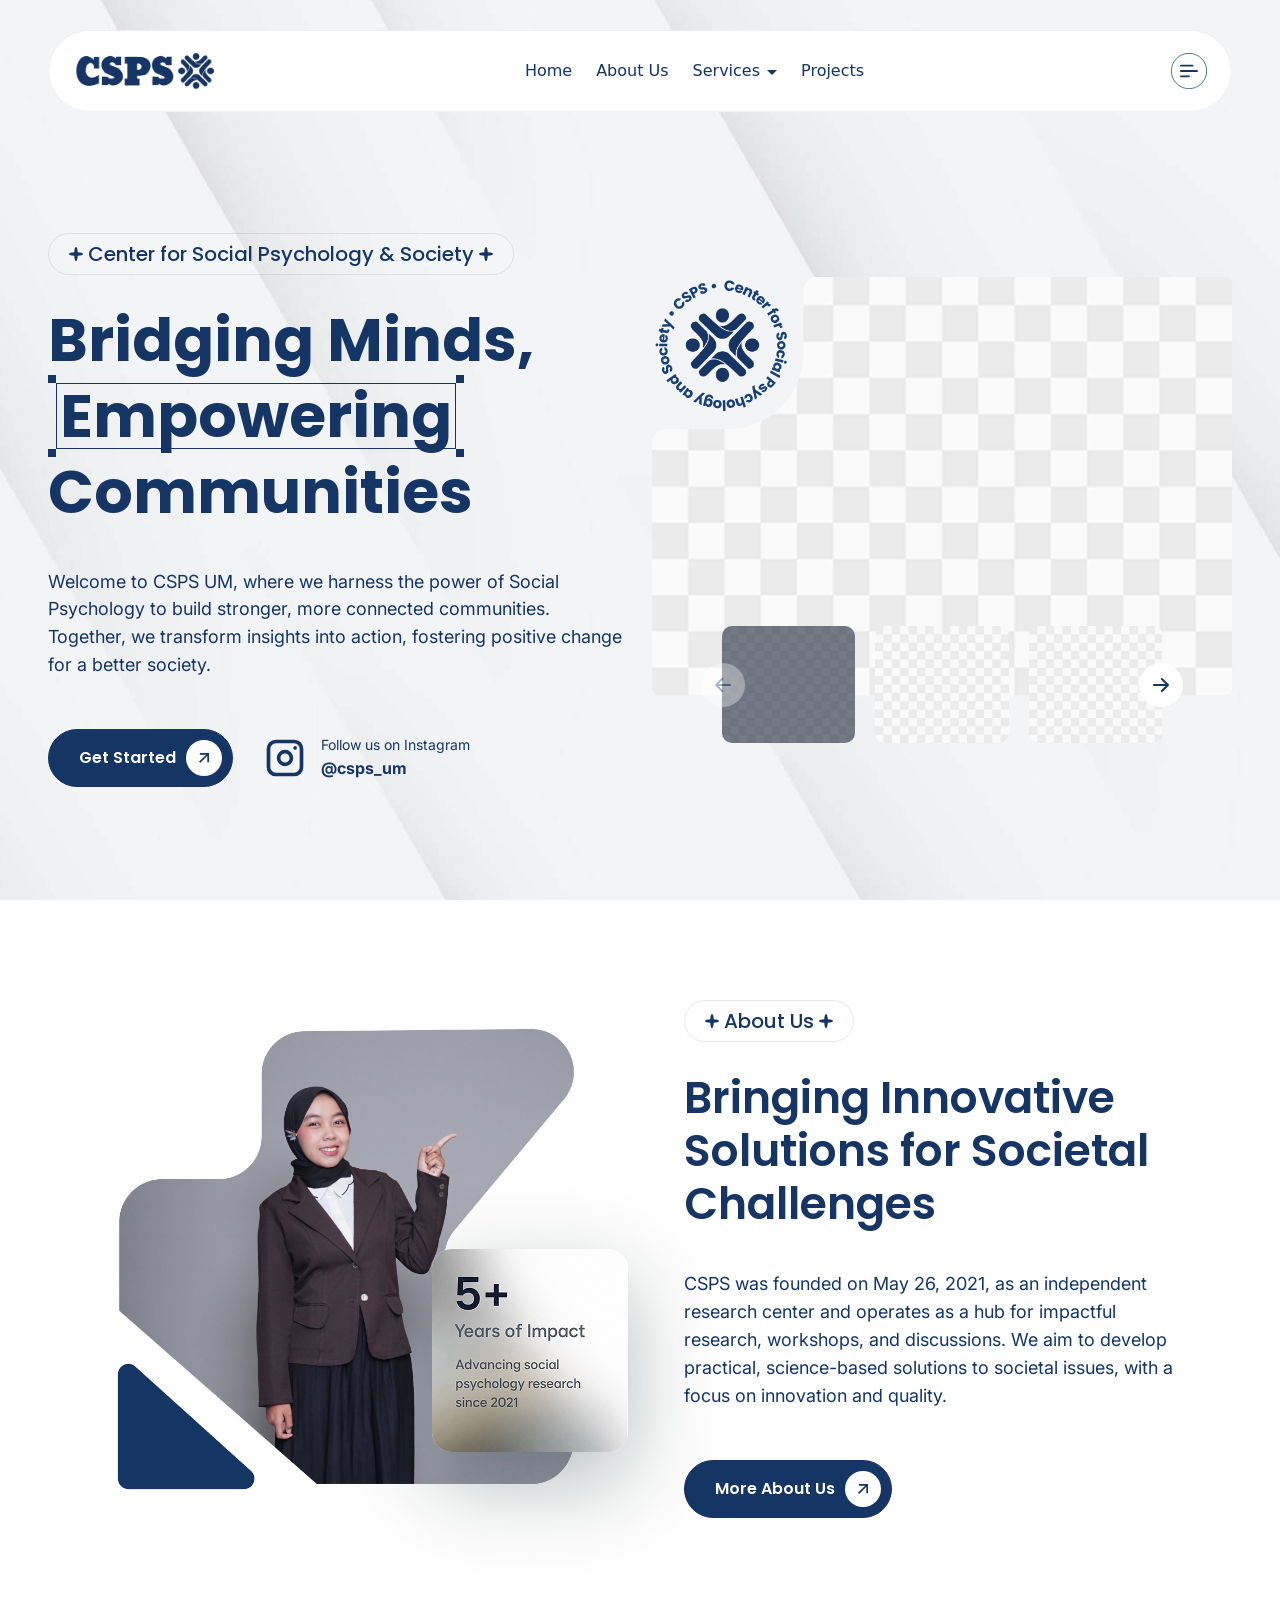
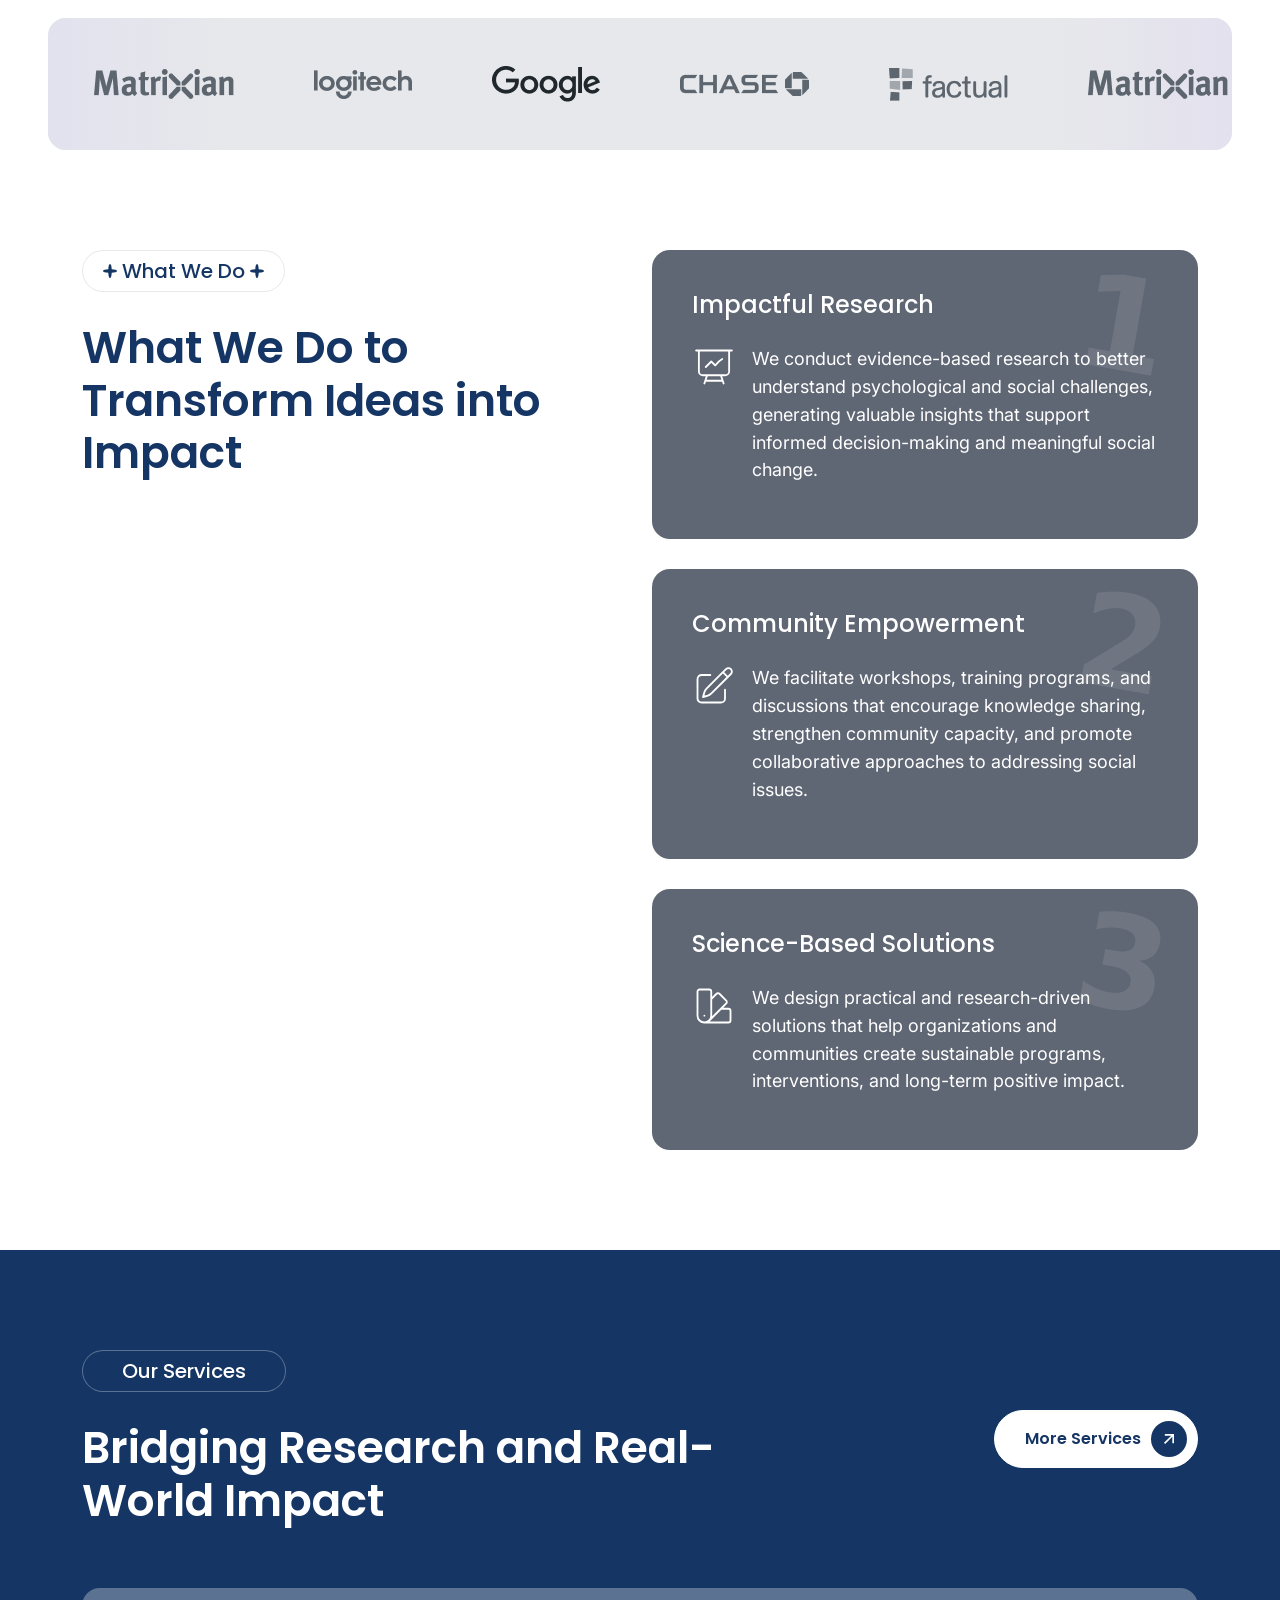
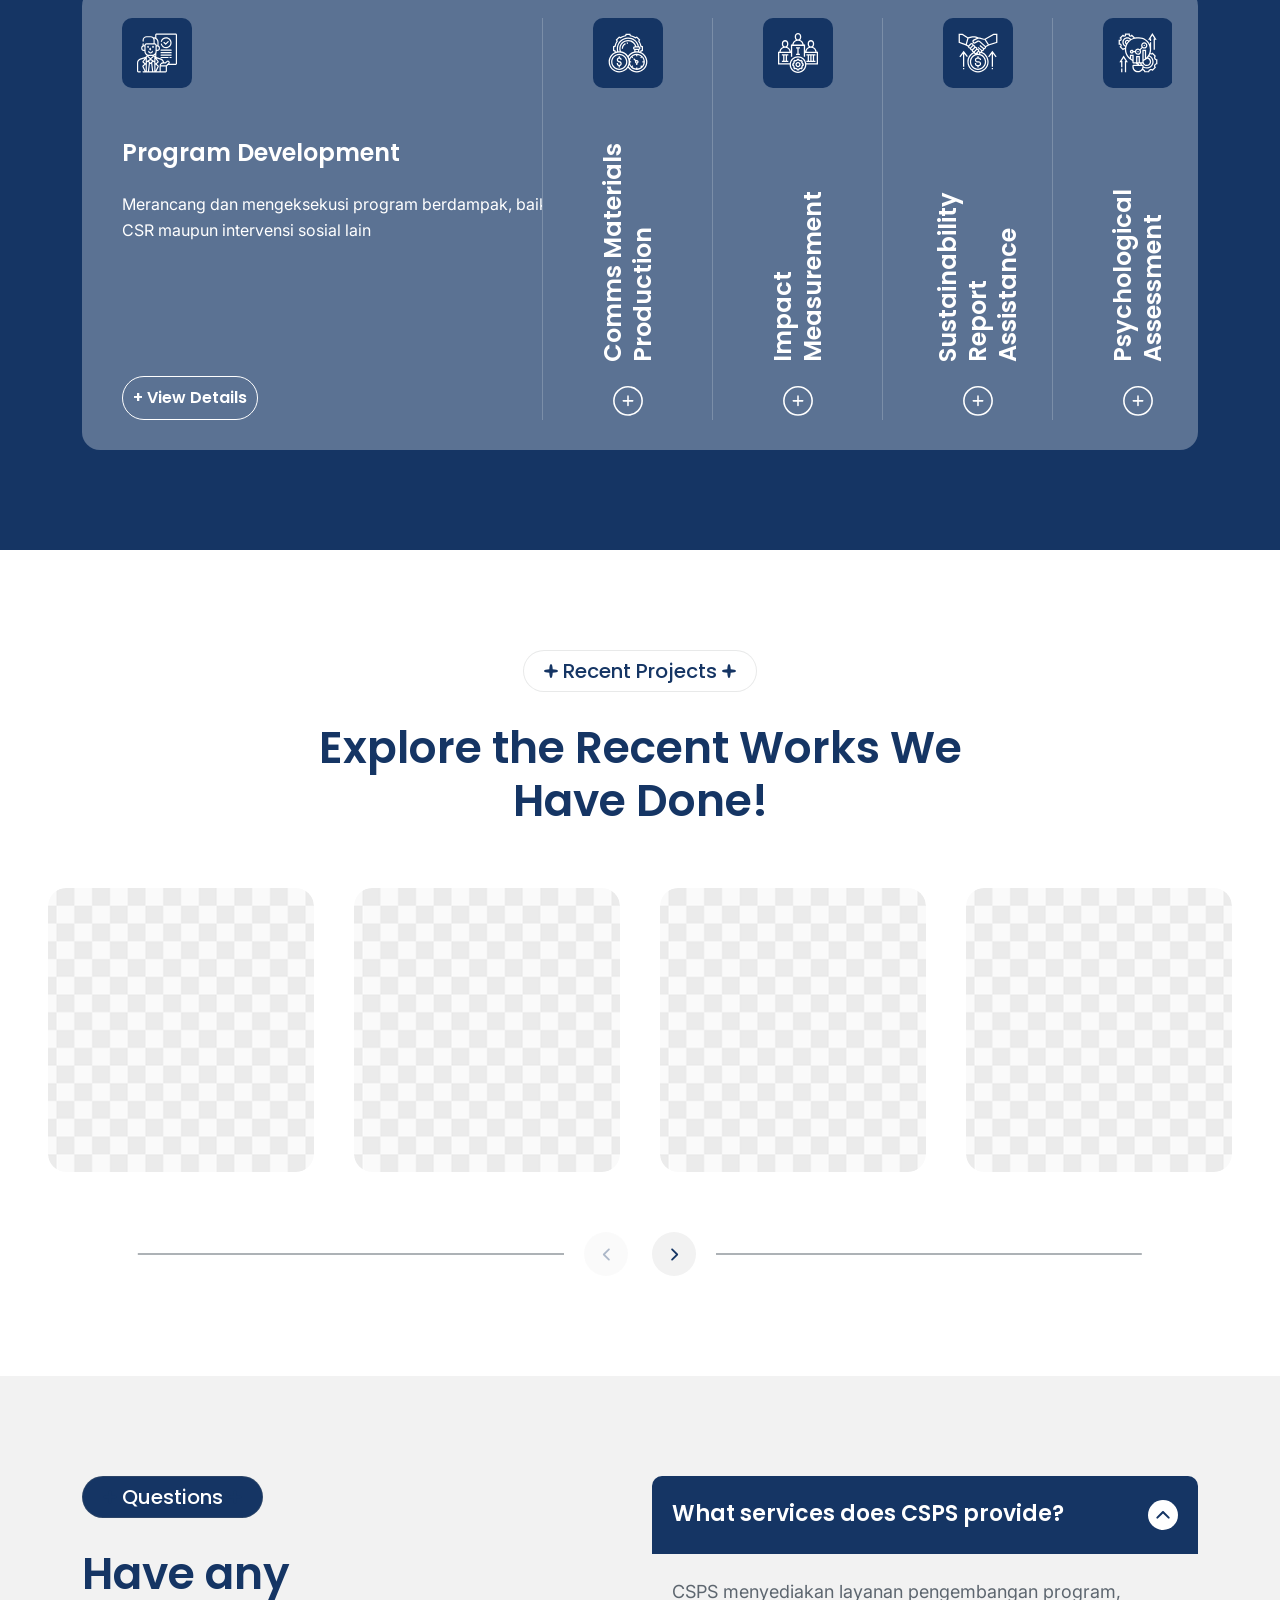
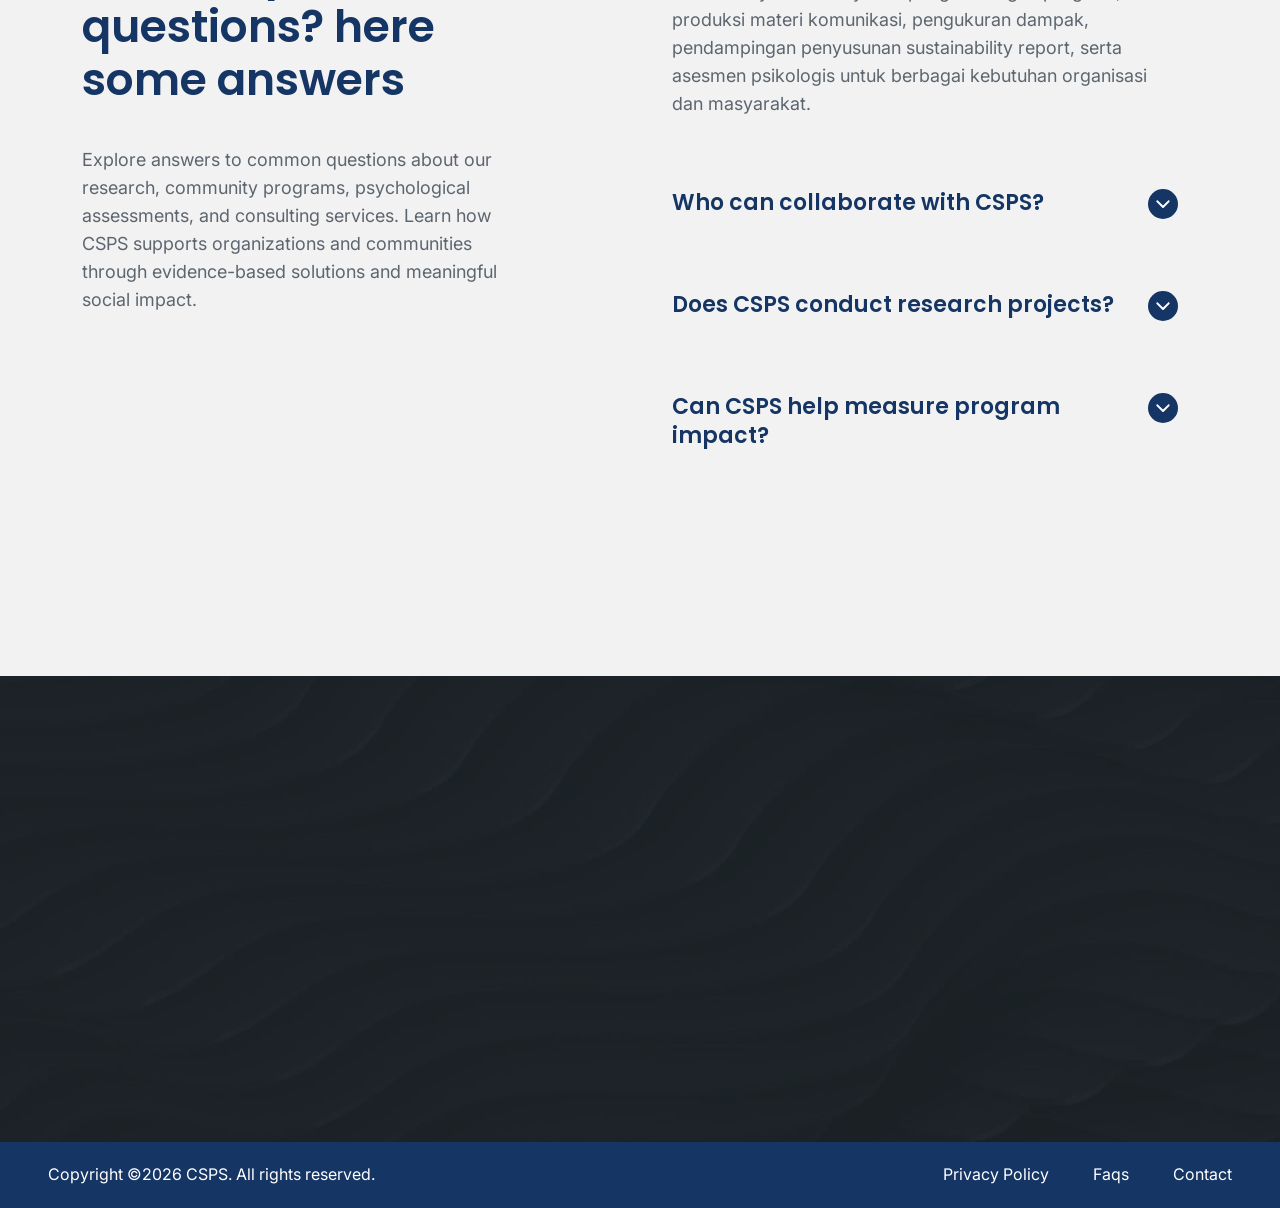
<file: index-2.html>
<!doctype html>
<html lang="en" class="no-js">

<head>
  <title>CSPS UM - Center for Social Psychology and Society</title>
  <link rel="shortcut icon" href="assets/img/Logo_CSPS.png" type="image/x-icon">

  <!-- Meta Tags -->
  <meta charset="utf-8">
  <meta http-equiv="X-UA-Compatible" content="IE=edge">
  <meta name="viewport" content="width=device-width, initial-scale=1, shrink-to-fit=no">
  <meta name="view-transition" content="same-origin">
  <meta name="theme-color" content="#153564">

  <meta property="og:site_name" content="CSPS UM">
  <meta property="og:url" content="https://cspsum.vercel.app">
  <meta property="og:title" content="CSPS UM - Bridging Minds, Empowering Communities">
  <meta property="og:description"
    content="Center for Social Psychology Studies Universitas Negeri Malang. Advancing social psychology through research, education, and community engagement.">

  <meta name="description"
    content="CSPS UM is a center for learning, research, and community engagement in Social Psychology. We connect knowledge with real-world impact, empowering individuals and communities to create positive social change.">
  <!-- fonts -->
  <link rel="preconnect" href="https://fonts.googleapis.com/">
  <link rel="preconnect" href="https://fonts.gstatic.com/" crossorigin>
  <link
    href="https://fonts.googleapis.com/css2?family=Inter:ital,opsz,wght@0,14..32,100..900;1,14..32,100..900&amp;family=Poppins:ital,wght@0,100;0,200;0,300;0,400;0,500;0,600;0,700;0,800;0,900;1,100;1,200;1,300;1,400;1,500;1,600;1,700;1,800;1,900&amp;display=swap"
    rel="stylesheet">

  <!-- all css -->
  <link rel="stylesheet" href="assets/css/vendor.css">
  <style>
    :root {

      /* Typography */
      --font-body--family: "Inter", sans-serif;
      --font-body--style: normal;
      --font-body--weight: 400;

      --font-heading--family: "Poppins", sans-serif;
      --font-heading--style: normal;
      --font-heading--weight: 600;

      --font-button--family: "Poppins", sans-serif;
      --font-button--style: normal;
      --font-button--weight: 600;

      /* h1-h6 */
      --font-h1--size: 60px;
      --font-h2--size: 48px;
      --font-h3--size: 36px;
      --font-h4--size: 24px;
      --font-h5--size: 20px;
      --font-h6--size: 16px;

      /* header nav */
      --font-nav-main: 16px;

      /* Colors */
      --color-background: rgba(255, 255, 255, 1);
      --color-foreground: #153564;
      --color-foreground-heading: #153564;
      --color-foreground-subheading: rgba(93, 102, 111, 1);
      --color-background-subheading: rgba(255, 255, 255, 0.1);
      --color-border-subheading-bg: rgba(32, 40, 45, 0.1);
      --color-primary: #153564;
      --color-primary-background: #153564;
      --color-primary-hover: #153564;
      --color-primary-background-hover: #153564;
      --color-border: rgba(255, 255, 255, 0.2);
      --color-border-hover: rgba(93, 102, 111, 0.5);
      --color-shadow: rgba(0, 0, 0, 1);
      --color-overlay: rgba(28, 37, 57, 0.6);

      /* Buttons */
      --font-button-size: 16px;
      --font-button-size-mobile: 16px;
      --style-button-height: 56px;
      --style-button-height-mobile: 48px;
      --style-button-slim-height: 52px;
      --style-button-slim-height-mobile: 40px;
      --style-cta-underline-offset: 5px;
      --style-cta-underline-thickness: 1px;

      /* Colors - Primary Button */
      --color-primary-button-text: rgba(255, 255, 255, 1);
      --color-primary-button-background: #153564;
      --color-primary-button-border: #153564;
      --color-primary-button-icon: #153564;
      --color-primary-button-icon-background: rgba(255, 255, 255, 1);

      --color-primary-button-hover-text: #153564;
      --color-primary-button-hover-background: rgba(255, 255, 255, 1);
      --color-primary-button-hover-border: #153564;
      --color-primary-button-hover-icon: rgba(255, 255, 255, 1);
      --color-primary-button-hover-icon-background: #153564;

      /* Colors - Secondary Button */
      --color-secondary-button-text: #153564;
      --color-secondary-button-background: rgba(255, 255, 255, 1);
      --color-secondary-button-border: rgba(255, 255, 255, 1);
      --color-secondary-button-icon: rgba(255, 255, 255, 1);
      --color-secondary-button-icon-background: #153564;

      --color-secondary-button-hover-text: rgba(255, 255, 255, 1);
      --color-secondary-button-hover-background: #153564;
      --color-secondary-button-hover-border: #153564;
      --color-secondary-button-hover-icon: #153564;
      --color-secondary-button-hover-icon-background: rgba(255, 255, 255, 1);

      /* Colors - Input */
      --color-input-background: rgba(255, 255, 255, 1);
      --color-input-text: rgba(93, 102, 111, 1);
      --color-input-border: rgba(93, 102, 111, 0.2);
      --color-input-hover-background: rgba(255, 255, 255, 1);
      --color-input-hover-text: rgba(93, 102, 111, 1);
      --color-input-hover-border: rgba(93, 102, 111, 0.2);

      /* Borders */
      --style-border-width-buttons-primary: 1px;
      --style-border-width-buttons-secondary: 1px;
      --style-border-radius-buttons-primary: 40px;
      --style-border-radius-buttons-secondary: 40px;

      --style-border-width-inputs: 1px;
      --style-border-radius-inputs: 8px;
      --style-border-width: 1px;

      /* Focus */
      --focus-outline-width: 1px;
      --focus-outline-offset: 3px;

      /* Pagination */
      --style-pagination-border-width: 1px;
      --pagination-item-foreground: #153564;
      --pagination-item-background: rgba(242, 242, 242, 1);
      --pagination-item-border: rgba(242, 242, 242, 1);
      --pagination-item-active-foreground: rgba(255, 255, 255, 1);
      --pagination-item-active-background: #153564;
      --pagination-item-active-border: #153564;

      /* Swiper */
      --swiper-navigation-size: 14px;
      --swiper-navigation-color: #153564;
      --swiper-navigation-background-color: rgba(242, 242, 242, 1);
      --swiper-navigation-hover-color: #153564;
      --swiper-navigation-hover-background-color: transparent;
      --swiper-pagination-bullet-inactive-color: rgba(242, 242, 242);
      --swiper-pagination-color: #153564;
      --swiper-pagination-bullet-inactive-opacity: 1;
    }

    @media (max-width: 767px) {
      :root {
        --font-h1--size: 48px;
        --font-h2--size: 40px;
        --font-h3--size: 28px;
        --font-h4--size: 20px;
        --font-h5--size: 18px;
        --swiper-navigation-size: 12px;
      }
    }
  </style>
  <link rel="stylesheet" href="assets/css/style.css">
</head>

<body>
  <!-- Header 2 -->
  <sticky-header data-sticky-type="always">
    <header class="header-2 header-floating">
      <div class="container-fluid">
        <div class="header-grid">
          <a class="header-logo" href="index-2.html" aria-label="CSPS">
            <img src="assets/img/logo.png" alt="CSPS Logo" height="32">
          </a>
          <drawer-menu>
            <nav class="header-nav drawer-menu">
              <div class="d-lg-none header-nav-headings">
                <a class="header-logo" href="index-2.html" aria-label="CSPS">
                  <img src="assets/img/logo.png" alt="CSPS Logo" style="width: 130px;" height="32" loading="lazy">
                </a>
                <drawer-opener class="svg-wrapper menu-close" data-drawer=".drawer-menu">
                  <svg width="30px" height="30px" viewBox="0 0 24 24" fill="none" xmlns="http://www.w3.org/2000/svg">
                    <path
                      d="M8.00386 9.41816C7.61333 9.02763 7.61334 8.39447 8.00386 8.00395C8.39438 7.61342 9.02755 7.61342 9.41807 8.00395L12.0057 10.5916L14.5907 8.00657C14.9813 7.61605 15.6144 7.61605 16.0049 8.00657C16.3955 8.3971 16.3955 9.03026 16.0049 9.42079L13.4199 12.0058L16.0039 14.5897C16.3944 14.9803 16.3944 15.6134 16.0039 16.0039C15.6133 16.3945 14.9802 16.3945 14.5896 16.0039L12.0057 13.42L9.42097 16.0048C9.03045 16.3953 8.39728 16.3953 8.00676 16.0048C7.61624 15.6142 7.61624 14.9811 8.00676 14.5905L10.5915 12.0058L8.00386 9.41816Z"
                      fill="currentColor" />
                    <path fill-rule="evenodd" clip-rule="evenodd"
                      d="M23 12C23 18.0751 18.0751 23 12 23C5.92487 23 1 18.0751 1 12C1 5.92487 5.92487 1 12 1C18.0751 1 23 5.92487 23 12ZM3.00683 12C3.00683 16.9668 7.03321 20.9932 12 20.9932C16.9668 20.9932 20.9932 16.9668 20.9932 12C20.9932 7.03321 16.9668 3.00683 12 3.00683C7.03321 3.00683 3.00683 7.03321 3.00683 12Z"
                      fill="currentColor" />
                  </svg>
                </drawer-opener>
              </div>
              <ul class="header-menu list-unstyled">
                <li class="nav-item">
                  <a class="menu-link menu-link-main menu-accrodion" href="index-2.html">
                    Home
                  </a>
                </li>
                <li class="nav-item">
                  <a class="menu-link menu-link-main" href="#">
                    About Us
                  </a>
                </li>
                <li class="nav-item">
                  <a class="menu-link menu-link-main menu-accrodion" href="#">
                    Services
                    <svg width="10" height="5" viewBox="0 0 10 5" fill="none" xmlns="http://www.w3.org/2000/svg">
                      <path d="M5 5L0 0H10L5 5Z" fill="currentColor" />
                    </svg>
                  </a>
                  <div class="header-submenu menu-absolute submenu-color">
                    <ul class="list-unstyled">
                      <li class="nav-item">
                        <a class="menu-link" href="#">Program Development</a>
                      </li>
                      <li class="nav-item">
                        <a class="menu-link" href="#">
                          Comms
                        </a>
                      </li>
                      <li class="nav-item">
                        <a class="menu-link" href="#">
                          Impact Measurement
                        </a>
                      </li>
                      <li class="nav-item">
                        <a class="menu-link" href="#">
                          Sustainability report assistance
                        </a>
                      </li>
                      <li class="nav-item">
                        <a class="menu-link" href="#">
                          Psychological Assesment
                        </a>
                      </li>
                    </ul>
                  </div>
                </li>
                <li class="nav-item">
                  <a class="menu-link menu-link-main" href="#">
                    Projects
                  </a>
                </li>
              </ul>

              <div class="drawer-content d-lg-none">
                <div class="drawer-block drawer-block-contact">
                  <div class="drawer-heading text text-18">Quick Contact</div>
                  <ul class="drawer-additional-menu list-unstyled flex-direction-column">
                    <li class="nav-item">
                      <div class="menu-link no-hover">
                        <svg xmlns="http://www.w3.org/2000/svg" fill="none" viewBox="0 0 24 24" stroke-width="1.5"
                          stroke="currentColor" class="size-6">
                          <path stroke-linecap="round" stroke-linejoin="round"
                            d="M15 10.5a3 3 0 1 1-6 0 3 3 0 0 1 6 0Z" />
                          <path stroke-linecap="round" stroke-linejoin="round"
                            d="M19.5 10.5c0 7.142-7.5 11.25-7.5 11.25S4.5 17.642 4.5 10.5a7.5 7.5 0 1 1 15 0Z" />
                        </svg>
                        Gedung B4, Jl. Semarang No.5, Sumbersari, Kec. Lowokwaru, Kota Malang, Jawa Timur 65145, Indonesia
                      </div>
                    </li>
                    <li class="nav-item">
                      <a class="menu-link" href="tel:+001234567890">
                        <svg xmlns="http://www.w3.org/2000/svg" fill="none" viewBox="0 0 24 24" stroke-width="1.5"
                          stroke="currentColor" class="size-6">
                          <path stroke-linecap="round" stroke-linejoin="round"
                            d="M14.25 9.75v-4.5m0 4.5h4.5m-4.5 0 6-6m-3 18c-8.284 0-15-6.716-15-15V4.5A2.25 2.25 0 0 1 4.5 2.25h1.372c.516 0 .966.351 1.091.852l1.106 4.423c.11.44-.054.902-.417 1.173l-1.293.97a1.062 1.062 0 0 0-.38 1.21 12.035 12.035 0 0 0 7.143 7.143c.441.162.928-.004 1.21-.38l.97-1.293a1.125 1.125 0 0 1 1.173-.417l4.423 1.106c.5.125.852.575.852 1.091V19.5a2.25 2.25 0 0 1-2.25 2.25h-2.25Z" />
                        </svg>
                        08988888888888
                      </a>
                    </li>
                    <li class="nav-item">
                      <a class="menu-link" href="mailto:csps@um.ac.id">
                        <svg xmlns="http://www.w3.org/2000/svg" fill="none" viewBox="0 0 24 24" stroke-width="1.5"
                          stroke="currentColor" class="size-6">
                          <path stroke-linecap="round" stroke-linejoin="round"
                            d="M21.75 9v.906a2.25 2.25 0 0 1-1.183 1.981l-6.478 3.488M2.25 9v.906a2.25 2.25 0 0 0 1.183 1.981l6.478 3.488m8.839 2.51-4.66-2.51m0 0-1.023-.55a2.25 2.25 0 0 0-2.134 0l-1.022.55m0 0-4.661 2.51m16.5 1.615a2.25 2.25 0 0 1-2.25 2.25h-15a2.25 2.25 0 0 1-2.25-2.25V8.844a2.25 2.25 0 0 1 1.183-1.981l7.5-4.039a2.25 2.25 0 0 1 2.134 0l7.5 4.039a2.25 2.25 0 0 1 1.183 1.98V19.5Z" />
                        </svg>
                        csps@um.ac.id
                      </a>
                    </li>
                  </ul>
                </div>
              </div>
            </nav>
          </drawer-menu>
          <div class="header-actions d-flex align-items-center">
            <a href="#" aria-label="contact us" class="button button--primary button--slim">
              Get in Touch
              <span class="svg-wrapper">
                <svg class="icon-20" width="20" height="20" viewBox="0 0 20 20" fill="none"
                  xmlns="http://www.w3.org/2000/svg">
                  <path
                    d="M13.3365 7.84518L6.16435 15.0173L4.98584 13.8388L12.158 6.66667H5.83652V5H15.0032V14.1667H13.3365V7.84518Z"
                    fill="currentColor"></path>
                </svg>
              </span>
            </a>
            <drawer-opener class="svg-wrapper menu-open d-lg-none" data-drawer=".drawer-menu">
              <svg width="52" height="52" viewBox="0 0 52 52" fill="none" xmlns="http://www.w3.org/2000/svg">
                <circle cx="26" cy="26" r="25.5" fill="white" stroke="currentColor" />
                <path
                  d="M32.5 18.2857C32.5 17.5757 31.9179 17 31.2 17H14.3C13.5821 17 13 17.5757 13 18.2857C13 18.9958 13.5821 19.5714 14.3 19.5714H31.2C31.9179 19.5714 32.5 18.9957 32.5 18.2857ZM14.3 24.7143H37.7C38.4179 24.7143 39 25.29 39 26C39 26.7101 38.4179 27.2857 37.7 27.2857H14.3C13.5821 27.2857 13 26.7101 13 26C13 25.29 13.5821 24.7143 14.3 24.7143ZM14.3 32.4286H26C26.7179 32.4286 27.3 33.0042 27.3 33.7143C27.3 34.4243 26.7179 35 26 35H14.3C13.5821 35 13 34.4243 13 33.7143C13 33.0042 13.5821 32.4286 14.3 32.4286Z"
                  fill="currentColor" />
              </svg>
            </drawer-opener>
            <drawer-opener class="svg-wrapper menu-open d-none d-lg-flex" data-drawer=".drawer-additional">
              <svg width="52" height="52" viewBox="0 0 52 52" fill="none" xmlns="http://www.w3.org/2000/svg">
                <circle cx="26" cy="26" r="25.5" fill="white" stroke="currentColor" />
                <path
                  d="M32.5 18.2857C32.5 17.5757 31.9179 17 31.2 17H14.3C13.5821 17 13 17.5757 13 18.2857C13 18.9958 13.5821 19.5714 14.3 19.5714H31.2C31.9179 19.5714 32.5 18.9957 32.5 18.2857ZM14.3 24.7143H37.7C38.4179 24.7143 39 25.29 39 26C39 26.7101 38.4179 27.2857 37.7 27.2857H14.3C13.5821 27.2857 13 26.7101 13 26C13 25.29 13.5821 24.7143 14.3 24.7143ZM14.3 32.4286H26C26.7179 32.4286 27.3 33.0042 27.3 33.7143C27.3 34.4243 26.7179 35 26 35H14.3C13.5821 35 13 34.4243 13 33.7143C13 33.0042 13.5821 32.4286 14.3 32.4286Z"
                  fill="currentColor" />
              </svg>
            </drawer-opener>
          </div>
        </div>
      </div>
    </header>
  </sticky-header>

  <div class="theme-drawer drawer-additional" data-position="right">
    <div class="drawer-headings">
      <a class="header-logo" href="../index-2.html" aria-label="Consulo">
        <img src="assets/img/logo.png" alt="Consulo Logo" style="width: 130px;" height="32" loading="lazy">
      </a>
      <drawer-opener class="svg-wrapper menu-close" data-drawer=".drawer-additional">
        <svg width="30px" height="30px" viewBox="0 0 24 24" fill="none" xmlns="http://www.w3.org/2000/svg">
          <path
            d="M8.00386 9.41816C7.61333 9.02763 7.61334 8.39447 8.00386 8.00395C8.39438 7.61342 9.02755 7.61342 9.41807 8.00395L12.0057 10.5916L14.5907 8.00657C14.9813 7.61605 15.6144 7.61605 16.0049 8.00657C16.3955 8.3971 16.3955 9.03026 16.0049 9.42079L13.4199 12.0058L16.0039 14.5897C16.3944 14.9803 16.3944 15.6134 16.0039 16.0039C15.6133 16.3945 14.9802 16.3945 14.5896 16.0039L12.0057 13.42L9.42097 16.0048C9.03045 16.3953 8.39728 16.3953 8.00676 16.0048C7.61624 15.6142 7.61624 14.9811 8.00676 14.5905L10.5915 12.0058L8.00386 9.41816Z"
            fill="currentColor" />
          <path fill-rule="evenodd" clip-rule="evenodd"
            d="M23 12C23 18.0751 18.0751 23 12 23C5.92487 23 1 18.0751 1 12C1 5.92487 5.92487 1 12 1C18.0751 1 23 5.92487 23 12ZM3.00683 12C3.00683 16.9668 7.03321 20.9932 12 20.9932C16.9668 20.9932 20.9932 16.9668 20.9932 12C20.9932 7.03321 16.9668 3.00683 12 3.00683C7.03321 3.00683 3.00683 7.03321 3.00683 12Z"
            fill="currentColor" />
        </svg>
      </drawer-opener>
    </div>
    <div class="drawer-content">
      <div class="drawer-block drawer-block-contact">
        <div class="drawer-heading text text-18">Quick Contact</div>
        <ul class="drawer-additional-menu list-unstyled flex-direction-column">
          <li class="nav-item">
            <div class="menu-link no-hover">
              <svg xmlns="http://www.w3.org/2000/svg" fill="none" viewBox="0 0 24 24" stroke-width="1.5"
                stroke="currentColor">
                <path stroke-linecap="round" stroke-linejoin="round" d="M15 10.5a3 3 0 1 1-6 0 3 3 0 0 1 6 0Z" />
                <path stroke-linecap="round" stroke-linejoin="round"
                  d="M19.5 10.5c0 7.142-7.5 11.25-7.5 11.25S4.5 17.642 4.5 10.5a7.5 7.5 0 1 1 15 0Z" />
              </svg>
              Gedung B4, Jl. Semarang No.5, Sumbersari, Kec. Lowokwaru, Kota Malang, Jawa Timur 65145, Indonesia
            </div>
          </li>
          <li class="nav-item">
            <a class="menu-link" href="tel:+001234567890">
              <svg xmlns="http://www.w3.org/2000/svg" fill="none" viewBox="0 0 24 24" stroke-width="1.5"
                stroke="currentColor">
                <path stroke-linecap="round" stroke-linejoin="round"
                  d="M14.25 9.75v-4.5m0 4.5h4.5m-4.5 0 6-6m-3 18c-8.284 0-15-6.716-15-15V4.5A2.25 2.25 0 0 1 4.5 2.25h1.372c.516 0 .966.351 1.091.852l1.106 4.423c.11.44-.054.902-.417 1.173l-1.293.97a1.062 1.062 0 0 0-.38 1.21 12.035 12.035 0 0 0 7.143 7.143c.441.162.928-.004 1.21-.38l.97-1.293a1.125 1.125 0 0 1 1.173-.417l4.423 1.106c.5.125.852.575.852 1.091V19.5a2.25 2.25 0 0 1-2.25 2.25h-2.25Z" />
              </svg>
              +01234567890
            </a>
          </li>
          <li class="nav-item">
            <a class="menu-link" href="mailto:consulo@email.com">
              <svg xmlns="http://www.w3.org/2000/svg" fill="none" viewBox="0 0 24 24" stroke-width="1.5"
                stroke="currentColor">
                <path stroke-linecap="round" stroke-linejoin="round"
                  d="M21.75 9v.906a2.25 2.25 0 0 1-1.183 1.981l-6.478 3.488M2.25 9v.906a2.25 2.25 0 0 0 1.183 1.981l6.478 3.488m8.839 2.51-4.66-2.51m0 0-1.023-.55a2.25 2.25 0 0 0-2.134 0l-1.022.55m0 0-4.661 2.51m16.5 1.615a2.25 2.25 0 0 1-2.25 2.25h-15a2.25 2.25 0 0 1-2.25-2.25V8.844a2.25 2.25 0 0 1 1.183-1.981l7.5-4.039a2.25 2.25 0 0 1 2.134 0l7.5 4.039a2.25 2.25 0 0 1 1.183 1.98V19.5Z" />
              </svg>
              consulo@email.com
            </a>
          </li>
        </ul>
      </div>
    </div>
  </div>

  <!-- Main -->
  <main>
    <!-- Hero Banner -->
    <div class="hero-banner with-floating-header">
      <div class="media media-bg">
        <img src="assets/img/slider/slider-bg.jpg" alt="slider background" width="1920" height="1000" loading="eager">
      </div>
      <div class="container-fluid">
        <div class="row align-items-center">
          <div class="col-lg-6 col-12">
            <div class="content section-headings">
              <div class="subheading text-20 subheading-bg" data-aos="fade-up">
                <svg class="icon icon-14" xmlns="http://www.w3.org/2000/svg" width="14" height="14" viewBox="0 0 14 14"
                  fill="none">
                  <g clip-path="url(#clip0_9088_4143)">
                    <path
                      d="M8.71401 5.28599C11.7514 5.4205 14 5.9412 14 7C14 8.0588 11.7514 8.5795 8.71401 8.71401C8.5795 11.7514 8.0588 14 7 14C5.9412 14 5.4205 11.7514 5.28599 8.71401C2.2486 8.5795 -1.33117e-07 8.0588 0 7C4.62818e-08 5.94119 2.2486 5.4205 5.28599 5.28599C5.4205 2.2486 5.9412 0 7 0C8.0588 0 8.5795 2.2486 8.71401 5.28599Z"
                      fill="CurrentColor" />
                  </g>
                  <defs>
                    <clipPath>
                      <rect width="14" height="14" fill="CurrentColor" />
                    </clipPath>
                  </defs>
                </svg>
                <span>Center for Social Psychology & Society</span>
                <svg class="icon icon-14" xmlns="http://www.w3.org/2000/svg" width="14" height="14" viewBox="0 0 14 14"
                  fill="none">
                  <g clip-path="url(#clip0_9088_4143)">
                    <path
                      d="M8.71401 5.28599C11.7514 5.4205 14 5.9412 14 7C14 8.0588 11.7514 8.5795 8.71401 8.71401C8.5795 11.7514 8.0588 14 7 14C5.9412 14 5.4205 11.7514 5.28599 8.71401C2.2486 8.5795 -1.33117e-07 8.0588 0 7C4.62818e-08 5.94119 2.2486 5.4205 5.28599 5.28599C5.4205 2.2486 5.9412 0 7 0C8.0588 0 8.5795 2.2486 8.71401 5.28599Z"
                      fill="CurrentColor" />
                  </g>
                  <defs>
                    <clipPath>
                      <rect width="14" height="14" fill="CurrentColor" />
                    </clipPath>
                  </defs>
                </svg>
              </div>
              <h2 class="heading text-80 fw-700" data-aos="fade-up" data-aos-delay="100">
                Bridging Minds,
                <span class="decorated-text"><span>Empowering</span></span>
                Communities
              </h2>
              <div class="text text-18" data-aos="fade-up" data-aos-delay="150">
                Welcome to CSPS UM, where we harness the power of Social Psychology to build stronger, more connected
                communities. Together, we transform insights into action, fostering positive change for a better
                society.
              </div>
              <div class="hero-button-wrap buttons" data-aos="fade-up" data-aos-delay="200">
                <a href="#about-us" class="button button--primary" aria-label="hero button">
                  Get Started
                  <span class="svg-wrapper">
                    <svg class="icon-20" width="20" height="20" viewBox="0 0 20 20" fill="none"
                      xmlns="http://www.w3.org/2000/svg">
                      <path
                        d="M13.3365 7.84518L6.16435 15.0173L4.98584 13.8388L12.158 6.66667H5.83652V5H15.0032V14.1667H13.3365V7.84518Z"
                        fill="currentColor" />
                    </svg>
                  </span>
                </a>
                <a href="https://instagram.com/csps_um" target="_blank" class="hero-phone-call" aria-label="Instagram"
                  data-aos="fade-up" data-aos-delay="50">

                  <svg xmlns="http://www.w3.org/2000/svg" width="44" height="44" viewBox="0 0 24 24" fill="none">
                    <path
                      d="M17 3H7C4.79 3 3 4.79 3 7V17C3 19.21 4.79 21 7 21H17C19.21 21 21 19.21 21 17V7C21 4.79 19.21 3 17 3Z"
                      stroke="currentColor" stroke-width="2" />
                    <circle cx="12" cy="12" r="3.5" stroke="currentColor" stroke-width="2" />
                    <circle cx="17.5" cy="6.5" r="1" fill="currentColor" />
                  </svg>

                  <div class="hero-call">
                    <div class="text text-14">Follow us on Instagram</div>
                    <div class="text text-16 fw-bold">@csps_um</div>
                  </div>
                </a>
              </div>
            </div>
          </div>
          <div class="col-lg-6 col-12">
            <banner-slider class="banner-slider">
              <div class="banner-badge svg-wrapper" data-aos="fade-right">
                <img src="assets/img/Logo_Asset.svg" alt="Badge" class="infinite-rotate">
              </div>
              <div class="main-slider" data-aos="fade-down">
                <div class="swiper">
                  <div class="swiper-wrapper">
                    <!-- Slides -->
                    <div class="swiper-slide">
                      <div class="main-img">
                        <img src="assets/img/slider/asset-kosongan.jpg" width="992" height="717" loading="eager" alt="Image">
                      </div>
                    </div>
                    <div class="swiper-slide">
                      <div class="main-img">
                        <img src="assets/img/slider/asset-kosongan.jpg" width="992" height="717" loading="lazy" alt="Image">
                      </div>
                    </div>
                    <div class="swiper-slide">
                      <div class="main-img">
                        <img src="assets/img/slider/asset-kosongan.jpg" width="992" height="717" loading="lazy" alt="Image">
                      </div>
                    </div>
                    <div class="swiper-slide">
                      <div class="main-img">
                        <img src="assets/img/slider/asset-kosongan.jpg" width="992" height="717" loading="lazy" alt="Image">
                      </div>
                    </div>
                  </div>
                </div>
              </div>
              <div class="thumb-slider" data-aos="fade-up">
                <div class="swiper">
                  <div class="swiper-wrapper">
                    <!-- Slides -->
                    <div class="swiper-slide">
                      <div class="thumb-img">
                        <img src="assets/img/slider/asset-kosongan-kecil.png" width="160" height="140" loading="lazy"
                          alt="Slider image">
                      </div>
                    </div>
                    <div class="swiper-slide">
                      <div class="thumb-img">
                        <img src="assets/img/slider/asset-kosongan-kecil.png" width="160" height="140" loading="lazy"
                          alt="Slider image">
                      </div>
                    </div>
                    <div class="swiper-slide">
                      <div class="thumb-img">
                        <img src="assets/img/slider/asset-kosongan-kecil.png" width="160" height="140" loading="lazy"
                          alt="Slider image">
                      </div>
                    </div>
                    <div class="swiper-slide">
                      <div class="thumb-img">
                        <img src="assets/img/slider/asset-kosongan-kecil.png" width="160" height="140" loading="lazy"
                          alt="Slider image">
                      </div>
                    </div>
                  </div>
                </div>
                <div class="swiper-button-prev">
                  <svg xmlns="http://www.w3.org/2000/svg" width="16" height="14" viewBox="0 0 16 14" fill="none">
                    <path d="M7.125 13L1 7M1 7L7.125 1M1 7H15" stroke="CurrentColor" stroke-width="2"
                      stroke-linecap="round" stroke-linejoin="round" />
                  </svg>
                </div>
                <div class="swiper-button-next">
                  <svg xmlns="http://www.w3.org/2000/svg" width="16" height="14" viewBox="0 0 16 14" fill="none">
                    <path d="M8.875 13L15 7M15 7L8.875 1M15 7H1" stroke="CurrentColor" stroke-width="2"
                      stroke-linecap="round" stroke-linejoin="round" />
                  </svg>
                </div>
              </div>
            </banner-slider>
          </div>
        </div>
      </div>
    </div>

    <!-- Image Text -->
    <div id="about-us" class="image-text mt-100">
      <div class="container">
        <div class="row align-items-center">
          <div class="col-lg-6 col-12">
            <div class="media-wrap">
              <img src="assets/img/asset-about-us.png" width="992" height="863" loading="lazy" alt="Image"
                data-aos="zoom-in-up">
              <div class="image-small" data-aos="zoom-in-down" data-aos-anchor-placement="bottom-bottom">
                <img src="assets/img/asset-about-us-2.png" width="195" height="202" loading="lazy" alt="Image">
              </div>
            </div>
          </div>
          <div class="col-lg-6 col-12">
            <div class="content section-headings">
              <div class="subheading text-20 subheading-bg" data-aos="fade-up">
                <svg class="icon icon-14" xmlns="http://www.w3.org/2000/svg" width="14" height="14" viewBox="0 0 14 14"
                  fill="none">
                  <g clip-path="url(#clip0_9088_4143)">
                    <path
                      d="M8.71401 5.28599C11.7514 5.4205 14 5.9412 14 7C14 8.0588 11.7514 8.5795 8.71401 8.71401C8.5795 11.7514 8.0588 14 7 14C5.9412 14 5.4205 11.7514 5.28599 8.71401C2.2486 8.5795 -1.33117e-07 8.0588 0 7C4.62818e-08 5.94119 2.2486 5.4205 5.28599 5.28599C5.4205 2.2486 5.9412 0 7 0C8.0588 0 8.5795 2.2486 8.71401 5.28599Z"
                      fill="CurrentColor" />
                  </g>
                  <defs>
                    <clipPath>
                      <rect width="14" height="14" fill="CurrentColor" />
                    </clipPath>
                  </defs>
                </svg>
                <span>About Us</span>
                <svg class="icon icon-14" xmlns="http://www.w3.org/2000/svg" width="14" height="14" viewBox="0 0 14 14"
                  fill="none">
                  <g clip-path="url(#clip0_9088_4143)">
                    <path
                      d="M8.71401 5.28599C11.7514 5.4205 14 5.9412 14 7C14 8.0588 11.7514 8.5795 8.71401 8.71401C8.5795 11.7514 8.0588 14 7 14C5.9412 14 5.4205 11.7514 5.28599 8.71401C2.2486 8.5795 -1.33117e-07 8.0588 0 7C4.62818e-08 5.94119 2.2486 5.4205 5.28599 5.28599C5.4205 2.2486 5.9412 0 7 0C8.0588 0 8.5795 2.2486 8.71401 5.28599Z"
                      fill="CurrentColor" />
                  </g>
                  <defs>
                    <clipPath>
                      <rect width="14" height="14" fill="CurrentColor" />
                    </clipPath>
                  </defs>
                </svg>
              </div>
              <h2 class="heading text-50" data-aos="fade-up" data-aos-delay="50">
                Bringing Innovative Solutions for Societal Challenges
              </h2>
              <div class="text text-18" data-aos="fade-up" data-aos-delay="80">
                CSPS was founded on May 26, 2021, as an independent research center and operates as a hub for impactful research, workshops, and discussions. We aim to develop practical, science-based solutions to societal issues, with a focus on innovation and quality.
              </div>
              <div class="buttons" data-aos="fade-up" data-aos-delay="100">
                <a href="#" class="button button--primary" aria-label="More About Us">
                  More About Us
                  <span class="svg-wrapper">
                    <svg class="icon-20" width="20" height="20" viewBox="0 0 20 20" fill="none"
                      xmlns="http://www.w3.org/2000/svg">
                      <path
                        d="M13.3365 7.84518L6.16435 15.0173L4.98584 13.8388L12.158 6.66667H5.83652V5H15.0032V14.1667H13.3365V7.84518Z"
                        fill="CurrentColor" />
                    </svg>
                  </span>
                </a>
              </div>
            </div>
          </div>
        </div>
      </div>
    </div>

    <!-- Brand Logo -->
    <div class="running-content running-content-bg margin-logo">
      <div class="container-fluid">
        <div class="content-inner radius18">
          <div class="logos-background p-5">
            <div class="content-lists running-animation">
              <div class="content-item">
                <a href="about.html" class="content-link">
                  <img src="assets/img/brand/b1.png" width="108" height="36" loading="lazy" alt="Brand Image">
                </a>
                <a href="about.html" class="content-link">
                  <img src="assets/img/brand/b2.png" width="108" height="36" loading="lazy" alt="Brand Image">
                </a>
                <a href="about.html" class="content-link">
                  <img src="assets/img/brand/b3.png" width="108" height="36" loading="lazy" alt="Brand Image">
                </a>
                <a href="about.html" class="content-link">
                  <img src="assets/img/brand/b4.png" width="108" height="36" loading="lazy" alt="Brand Image">
                </a>
                <a href="about.html" class="content-link">
                  <img src="assets/img/brand/b5.png" width="108" height="36" loading="lazy" alt="Brand Image">
                </a>
              </div>
              <div class="content-item">
                <a href="about.html" class="content-link">
                  <img src="assets/img/brand/b1.png" width="108" height="36" loading="lazy" alt="Brand Image">
                </a>
                <a href="about.html" class="content-link">
                  <img src="assets/img/brand/b2.png" width="108" height="36" loading="lazy" alt="Brand Image">
                </a>
                <a href="about.html" class="content-link">
                  <img src="assets/img/brand/b3.png" width="108" height="36" loading="lazy" alt="Brand Image">
                </a>
                <a href="about.html" class="content-link">
                  <img src="assets/img/brand/b4.png" width="108" height="36" loading="lazy" alt="Brand Image">
                </a>
                <a href="about.html" class="content-link">
                  <img src="assets/img/brand/b5.png" width="108" height="36" loading="lazy" alt="Brand Image">
                </a>
              </div>
              <div class="content-item">
                <a href="about.html" class="content-link">
                  <img src="assets/img/brand/b1.png" width="108" height="36" loading="lazy" alt="Brand Image">
                </a>
                <a href="about.html" class="content-link">
                  <img src="assets/img/brand/b2.png" width="108" height="36" loading="lazy" alt="Brand Image">
                </a>
                <a href="about.html" class="content-link">
                  <img src="assets/img/brand/b3.png" width="108" height="36" loading="lazy" alt="Brand Image">
                </a>
                <a href="about.html" class="content-link">
                  <img src="assets/img/brand/b4.png" width="108" height="36" loading="lazy" alt="Brand Image">
                </a>
                <a href="about.html" class="content-link">
                  <img src="assets/img/brand/b5.png" width="108" height="36" loading="lazy" alt="Brand Image">
                </a>
              </div>
              <div class="content-item">
                <a href="about.html" class="content-link">
                  <img src="assets/img/brand/b1.png" width="108" height="36" loading="lazy" alt="Brand Image">
                </a>
                <a href="about.html" class="content-link">
                  <img src="assets/img/brand/b2.png" width="108" height="36" loading="lazy" alt="Brand Image">
                </a>
                <a href="about.html" class="content-link">
                  <img src="assets/img/brand/b3.png" width="108" height="36" loading="lazy" alt="Brand Image">
                </a>
                <a href="about.html" class="content-link">
                  <img src="assets/img/brand/b4.png" width="108" height="36" loading="lazy" alt="Brand Image">
                </a>
                <a href="about.html" class="content-link">
                  <img src="assets/img/brand/b5.png" width="108" height="36" loading="lazy" alt="Brand Image">
                </a>
              </div>
            </div>
          </div>
        </div>
      </div>
    </div>
    
    <!-- How We Work -->
    <div class="testimonial how-we-work mt-100">
      <div class="container">
        <div class="row">
          <div class="col-lg-6 col-12">
            <div class="section-headings section-headings-sticky">
              <div class="subheading text-20 subheading-bg" data-aos="fade-up">
                <svg class="icon icon-14" xmlns="http://www.w3.org/2000/svg" width="14" height="14" viewBox="0 0 14 14"
                  fill="none">
                  <g clip-path="url(#clip0_9088_4143)">
                    <path
                      d="M8.71401 5.28599C11.7514 5.4205 14 5.9412 14 7C14 8.0588 11.7514 8.5795 8.71401 8.71401C8.5795 11.7514 8.0588 14 7 14C5.9412 14 5.4205 11.7514 5.28599 8.71401C2.2486 8.5795 -1.33117e-07 8.0588 0 7C4.62818e-08 5.94119 2.2486 5.4205 5.28599 5.28599C5.4205 2.2486 5.9412 0 7 0C8.0588 0 8.5795 2.2486 8.71401 5.28599Z"
                      fill="CurrentColor" />
                  </g>
                  <defs>
                    <clipPath>
                      <rect width="14" height="14" fill="CurrentColor" />
                    </clipPath>
                  </defs>
                </svg>
                <span>What We Do</span>
                <svg class="icon icon-14" xmlns="http://www.w3.org/2000/svg" width="14" height="14" viewBox="0 0 14 14"
                  fill="none">
                  <g clip-path="url(#clip0_9088_4143)">
                    <path
                      d="M8.71401 5.28599C11.7514 5.4205 14 5.9412 14 7C14 8.0588 11.7514 8.5795 8.71401 8.71401C8.5795 11.7514 8.0588 14 7 14C5.9412 14 5.4205 11.7514 5.28599 8.71401C2.2486 8.5795 -1.33117e-07 8.0588 0 7C4.62818e-08 5.94119 2.2486 5.4205 5.28599 5.28599C5.4205 2.2486 5.9412 0 7 0C8.0588 0 8.5795 2.2486 8.71401 5.28599Z"
                      fill="CurrentColor" />
                  </g>
                  <defs>
                    <clipPath>
                      <rect width="14" height="14" fill="CurrentColor" />
                    </clipPath>
                  </defs>
                </svg>
              </div>
              <h2 class="heading text-50" data-aos="fade-up">
                What We Do to Transform Ideas into Impact
              </h2>
            </div>
          </div>
          <div class="col-lg-6 col-12">
            <div class="testimonial-card-inner card-working-process-inner">
              <div class="card-working-process">
                <h2 class="heading text-24 fw-500">Impactful Research</h2>
                <div class="card-icon-text card-icon-text-horizontal has-border">
                  <div class="svg-wrapper">
                    <svg xmlns="http://www.w3.org/2000/svg" fill="none" viewBox="0 0 24 24" stroke-width="1"
                      stroke="currentColor">
                      <path stroke-linecap="round" stroke-linejoin="round"
                        d="M3.75 3v11.25A2.25 2.25 0 0 0 6 16.5h2.25M3.75 3h-1.5m1.5 0h16.5m0 0h1.5m-1.5 0v11.25A2.25 2.25 0 0 1 18 16.5h-2.25m-7.5 0h7.5m-7.5 0-1 3m8.5-3 1 3m0 0 .5 1.5m-.5-1.5h-9.5m0 0-.5 1.5m.75-9 3-3 2.148 2.148A12.061 12.061 0 0 1 16.5 7.605" />
                    </svg>
                  </div>
                  <div class="content">
                    <p class="text text-18">We conduct evidence-based research to better understand psychological and social challenges, generating valuable insights that support informed decision-making and meaningful social change.</p>
                  </div>
                </div>
              </div>
              <div class="card-working-process">
                <h2 class="heading text-24 fw-500">Community Empowerment</h2>
                <div class="card-icon-text card-icon-text-horizontal has-border">
                  <div class="svg-wrapper">
                    <svg xmlns="http://www.w3.org/2000/svg" fill="none" viewBox="0 0 24 24" stroke-width="1"
                      stroke="currentColor">
                      <path stroke-linecap="round" stroke-linejoin="round"
                        d="m16.862 4.487 1.687-1.688a1.875 1.875 0 1 1 2.652 2.652L10.582 16.07a4.5 4.5 0 0 1-1.897 1.13L6 18l.8-2.685a4.5 4.5 0 0 1 1.13-1.897l8.932-8.931Zm0 0L19.5 7.125M18 14v4.75A2.25 2.25 0 0 1 15.75 21H5.25A2.25 2.25 0 0 1 3 18.75V8.25A2.25 2.25 0 0 1 5.25 6H10" />
                    </svg>
                  </div>
                  <div class="content">
                    <p class="text text-18">We facilitate workshops, training programs, and discussions that encourage knowledge sharing, strengthen community capacity, and promote collaborative approaches to addressing social issues.</p>
                  </div>
                </div>
              </div>
              <div class="card-working-process">
                <h2 class="heading text-24 fw-500">Science-Based Solutions</h2>
                <div class="card-icon-text card-icon-text-horizontal has-border">
                  <div class="svg-wrapper">
                    <svg xmlns="http://www.w3.org/2000/svg" fill="none" viewBox="0 0 24 24" stroke-width="1"
                      stroke="currentColor">
                      <path stroke-linecap="round" stroke-linejoin="round"
                        d="M4.098 19.902a3.75 3.75 0 0 0 5.304 0l6.401-6.402M6.75 21A3.75 3.75 0 0 1 3 17.25V4.125C3 3.504 3.504 3 4.125 3h5.25c.621 0 1.125.504 1.125 1.125v4.072M6.75 21a3.75 3.75 0 0 0 3.75-3.75V8.197M6.75 21h13.125c.621 0 1.125-.504 1.125-1.125v-5.25c0-.621-.504-1.125-1.125-1.125h-4.072M10.5 8.197l2.88-2.88c.438-.439 1.15-.439 1.59 0l3.712 3.713c.44.44.44 1.152 0 1.59l-2.879 2.88M6.75 17.25h.008v.008H6.75v-.008Z" />
                    </svg>
                  </div>
                  <div class="content">
                    <p class="text text-18">We design practical and research-driven solutions that help organizations and communities create sustainable programs, interventions, and long-term positive impact.</p>
                  </div>
                </div>
              </div>
            </div>
          </div>
        </div>
      </div>
    </div>


    <!-- Our Services -->
    <div class="our-services mt-100 section-padding">
      <div class="container">
        <div class="section-headings section-headings-horizontal">
          <div class="section-headings-left">
            <div class="subheading text-20 subheading-bg" data-aos="fade-right" data-aos-delay="10">
              <svg class="icon icon-14" xmlns="http://www.w3.org/2000/svg" width="14" height="14" viewBox="0 0 14 14"
                fill="none">
                <g clip-path="url(#clip0_9088_4143)">
                  <path
                    d="M8.71401 5.28599C11.7514 5.4205 14 5.9412 14 7C14 8.0588 11.7514 8.5795 8.71401 8.71401C8.5795 11.7514 8.0588 14 7 14C5.9412 14 5.4205 11.7514 5.28599 8.71401C2.2486 8.5795 -1.33117e-07 8.0588 0 7C4.62818e-08 5.94119 2.2486 5.4205 5.28599 5.28599C5.4205 2.2486 5.9412 0 7 0C8.0588 0 8.5795 2.2486 8.71401 5.28599Z"
                    fill="CurrentColor" />
                </g>
                <defs>
                  <clipPath>
                    <rect width="14" height="14" fill="CurrentColor" />
                  </clipPath>
                </defs>
              </svg>
              <span class="text-white">Our Services</span>
              <svg class="icon icon-14" xmlns="http://www.w3.org/2000/svg" width="14" height="14" viewBox="0 0 14 14"
                fill="none">
                <g clip-path="url(#clip0_9088_4143)">
                  <path
                    d="M8.71401 5.28599C11.7514 5.4205 14 5.9412 14 7C14 8.0588 11.7514 8.5795 8.71401 8.71401C8.5795 11.7514 8.0588 14 7 14C5.9412 14 5.4205 11.7514 5.28599 8.71401C2.2486 8.5795 -1.33117e-07 8.0588 0 7C4.62818e-08 5.94119 2.2486 5.4205 5.28599 5.28599C5.4205 2.2486 5.9412 0 7 0C8.0588 0 8.5795 2.2486 8.71401 5.28599Z"
                    fill="CurrentColor" />
                </g>
                <defs>
                  <clipPath>
                    <rect width="14" height="14" fill="CurrentColor" />
                  </clipPath>
                </defs>
              </svg>
            </div>
            <h2 class="heading text-50" data-aos="fade-right" data-aos-delay="20">
              Bridging Research and Real-World Impact
            </h2>
          </div>

          <div class="section-headings-right buttons" data-aos="fade-left" data-aos-delay="20">
            <a href="#" class="button button--secondary" aria-label="hero button">
              More Services
              <span class="svg-wrapper">
                <svg class="icon-20" width="20" height="20" viewBox="0 0 20 20" fill="none"
                  xmlns="http://www.w3.org/2000/svg">
                  <path
                    d="M13.3365 7.84518L6.16435 15.0173L4.98584 13.8388L12.158 6.66667H5.83652V5H15.0032V14.1667H13.3365V7.84518Z"
                    fill="currentColor" />
                </svg>
              </span>
            </a>
          </div>
        </div>

        <div class="section-content" data-aos="fade-up">
          <accordion-horizontal class="accordion-horizontal">
            <ul class="service-list list-unstyled radius18">
              <li class="accordion-li">
                <div class="accordion-title">
                  <div class="accordion-title-icon">
                    <svg viewBox="0 0 70 70" fill="none" xmlns="http://www.w3.org/2000/svg">
                      <rect width="70" height="70" rx="10" fill="#153564" />
                      <g clip-path="url(#clip0_9088_7908)">
                        <path
                          d="M49.1323 31.6016H39.0586C38.735 31.6016 38.4727 31.8639 38.4727 32.1875C38.4727 32.5111 38.735 32.7734 39.0586 32.7734H49.1323C49.4559 32.7734 49.7183 32.5111 49.7183 32.1875C49.7183 31.8639 49.4559 31.6016 49.1323 31.6016Z"
                          fill="white" />
                        <path
                          d="M49.1323 34.0469H39.0586C38.735 34.0469 38.4727 34.3092 38.4727 34.6328C38.4727 34.9564 38.735 35.2188 39.0586 35.2188H49.1323C49.4559 35.2188 49.7183 34.9564 49.7183 34.6328C49.7183 34.3092 49.4559 34.0469 49.1323 34.0469Z"
                          fill="white" />
                        <path
                          d="M49.1323 36.5H39.0586C38.735 36.5 38.4727 36.7623 38.4727 37.0859C38.4727 37.4095 38.735 37.6719 39.0586 37.6719H49.1323C49.4559 37.6719 49.7183 37.4095 49.7183 37.0859C49.7183 36.7623 49.4559 36.5 49.1323 36.5Z"
                          fill="white" />
                        <path
                          d="M46.0934 38.9453H39.0586C38.735 38.9453 38.4727 39.2077 38.4727 39.5312C38.4727 39.8548 38.735 40.1172 39.0586 40.1172H46.0934C46.417 40.1172 46.6794 39.8548 46.6794 39.5312C46.6794 39.2077 46.417 38.9453 46.0934 38.9453Z"
                          fill="white" />
                        <path
                          d="M26.7012 29.4923V28.3672C26.7012 28.0436 26.4388 27.7812 26.1152 27.7812C25.7916 27.7812 25.5293 28.0436 25.5293 28.3672V29.4923C25.5293 29.8159 25.7916 30.0783 26.1152 30.0783C26.4388 30.0783 26.7012 29.8159 26.7012 29.4923Z"
                          fill="white" />
                        <path
                          d="M31.0059 30.0783C31.3295 30.0783 31.5918 29.8159 31.5918 29.4923V28.3672C31.5918 28.0436 31.3295 27.7812 31.0059 27.7812C30.6823 27.7812 30.4199 28.0436 30.4199 28.3672V29.4923C30.4199 29.8159 30.6822 30.0783 31.0059 30.0783Z"
                          fill="white" />
                        <path
                          d="M28.5607 32.2873C28.8843 32.2873 29.1466 32.025 29.1466 31.7014C29.1466 31.3778 28.8843 31.1155 28.5607 31.1155C28.4793 31.1155 28.4131 31.0492 28.4131 30.9679C28.4131 30.8866 28.4793 30.8203 28.5607 30.8203C28.8843 30.8203 29.1466 30.558 29.1466 30.2344C29.1466 29.9108 28.8843 29.6484 28.5607 29.6484C27.8332 29.6484 27.2412 30.2404 27.2412 30.9679C27.2412 31.6954 27.8332 32.2873 28.5607 32.2873Z"
                          fill="white" />
                        <path
                          d="M28.5607 35.4749C29.1772 35.4898 29.8222 35.2316 30.2868 34.7812C30.6858 34.3946 30.9049 33.9168 30.9036 33.4359C30.9027 33.1128 30.6405 32.8516 30.3176 32.8516C30.3171 32.8516 30.3165 32.8516 30.316 32.8516C29.9924 32.8524 29.7307 33.1155 29.7316 33.4391C29.732 33.5965 29.6372 33.7789 29.4712 33.9398C29.2291 34.1744 28.8884 34.3137 28.5805 34.3032C28.5673 34.3027 28.554 34.3027 28.5407 34.3032C28.2334 34.3148 27.8921 34.1744 27.65 33.9398C27.4841 33.779 27.3893 33.5965 27.3897 33.4391C27.3905 33.1155 27.129 32.8525 26.8054 32.8516C26.8048 32.8516 26.8043 32.8516 26.8037 32.8516C26.4809 32.8516 26.2187 33.1128 26.2178 33.4359C26.2165 33.9167 26.4354 34.3945 26.8344 34.7812C27.2862 35.2191 27.9074 35.4756 28.5093 35.4756C28.5264 35.4755 28.5436 35.4753 28.5607 35.4749Z"
                          fill="white" />
                        <path
                          d="M39.9282 25.9297C39.8399 25.6184 39.5159 25.4375 39.2047 25.5256C38.8934 25.6138 38.7124 25.9377 38.8007 26.2491C39.4682 28.6055 41.6457 30.2513 44.096 30.2513C47.1313 30.2513 49.6006 27.782 49.6006 24.7467C49.6006 21.7115 47.1313 19.2422 44.096 19.2422C41.6721 19.2422 39.501 20.8654 38.8163 23.1895C38.7249 23.4999 38.9024 23.8257 39.2128 23.9171C39.5231 24.0085 39.849 23.8311 39.9403 23.5206C40.4791 21.6915 42.188 20.4141 44.096 20.4141C46.485 20.4141 48.4286 22.3577 48.4286 24.7467C48.4286 27.1358 46.485 29.0794 44.096 29.0794C42.1673 29.0794 40.4534 27.7841 39.9282 25.9297Z"
                          fill="white" />
                        <path
                          d="M43.6863 26.7562C43.8362 26.7562 43.9862 26.699 44.1006 26.5845L46.6146 24.0705C46.8434 23.8417 46.8434 23.4707 46.6146 23.2419C46.3858 23.0131 46.0147 23.0131 45.786 23.2419L43.6864 25.3415L42.4065 24.0617C42.1776 23.8329 41.8066 23.8329 41.5779 24.0617C41.349 24.2905 41.349 24.6615 41.5779 24.8903L43.2721 26.5845C43.3864 26.699 43.5364 26.7562 43.6863 26.7562Z"
                          fill="white" />
                        <path
                          d="M53.6328 15.5859H34.5588C33.8049 15.5859 33.1916 16.1993 33.1916 16.9531V19.5721C32.748 19.4357 32.2773 19.362 31.7897 19.362H31.4382C30.6986 18.6406 29.689 18.195 28.5768 18.195H24.6545C22.3929 18.195 20.553 20.0349 20.553 22.2966V23.046C20.553 23.3696 20.8153 23.632 21.1389 23.632C21.4625 23.632 21.7248 23.3696 21.7248 23.046V22.2966C21.7248 20.6811 23.0391 19.3669 24.6545 19.3669H28.5768C30.1923 19.3669 31.5065 20.6811 31.5065 22.2966V25.2726H24.5677C23.452 25.2726 22.5324 26.1277 22.4292 27.2169H21.7248V25.7804C21.7248 25.4568 21.4625 25.1945 21.1389 25.1945C20.8153 25.1945 20.553 25.4568 20.553 25.7804V27.4932C19.7491 27.9077 19.1977 28.7459 19.1977 29.7109V30.4813C19.1977 31.8566 20.3166 32.9753 21.6917 32.9753H22.4192V33.5184C22.4192 35.2408 23.4072 36.7358 24.8455 37.4695L24.355 37.7527C23.9702 37.9748 23.7191 38.3723 23.6781 38.81L18.1158 40.6005C16.2521 41.2004 15 42.9189 15 44.8766V53.0452C15 53.799 15.6134 54.4123 16.3672 54.4123H18.3323C18.6559 54.4123 18.9183 54.15 18.9183 53.8264C18.9183 53.5028 18.6559 53.2405 18.3323 53.2405H16.3672C16.2595 53.2405 16.1719 53.1528 16.1719 53.0452V44.8766C16.1719 43.4296 17.0973 42.1595 18.4748 41.716L22.6079 40.3856L20.5327 43.183C20.2301 43.5911 20.294 44.171 20.6783 44.5034L22.4017 45.9939L20.6277 47.5283C20.2987 47.8129 20.1977 48.2867 20.382 48.6806L22.5149 53.2404H21.0667C20.7431 53.2404 20.4808 53.5027 20.4808 53.8263C20.4808 54.1499 20.7431 54.4123 21.0667 54.4123H43.559C44.3128 54.4123 44.9262 53.7989 44.9262 53.0451V48.2008L46.2456 46.8813H53.6328C54.3866 46.8813 55 46.268 55 45.5141V16.9531C55 16.1993 54.3866 15.5859 53.6328 15.5859ZM22.4191 31.8035H21.6916C20.9626 31.8035 20.3695 31.2104 20.3695 30.4814V29.7109C20.3695 28.9819 20.9627 28.3888 21.6916 28.3888H22.4191V31.8035ZM23.6714 52.9473L21.5059 48.318L23.6714 46.4451V52.9473ZM23.6714 44.8958L23.2973 45.2193L21.5819 43.7356L23.6714 40.9189V44.8958ZM35.3966 24.1409V27.217H34.6923C34.593 26.1685 33.7373 25.3373 32.6783 25.2765V22.2966C32.6783 21.68 32.5407 21.0952 32.2959 20.5701C34.0459 20.817 35.3966 22.3238 35.3966 24.1409ZM35.4297 28.3887C36.1588 28.3887 36.7518 28.9818 36.7518 29.7109V30.4813C36.7518 31.2104 36.1587 31.8034 35.4297 31.8034H34.7022V28.3887H35.4297ZM23.591 33.5184V27.421C23.591 26.8825 24.0291 26.4445 24.5676 26.4445H32.5538C33.0923 26.4445 33.5303 26.8825 33.5303 27.421V33.5184C33.5303 35.3169 32.0672 36.7799 30.2688 36.7799H26.8525C25.0541 36.7799 23.591 35.3168 23.591 33.5184ZM35.543 43.7327L33.8241 45.2193L33.45 44.8958V40.8616L35.543 43.7327ZM30.5138 37.9447V38.4638L28.5607 40.0295L26.6076 38.4639V37.9448C26.6887 37.9492 26.7703 37.9519 26.8525 37.9519H30.2688C30.3511 37.9518 30.4327 37.9491 30.5138 37.9447ZM24.8433 38.9367C24.8433 38.8672 24.8807 38.8023 24.9409 38.7676L25.4357 38.482V38.5577C25.4357 38.8555 25.5691 39.1334 25.8015 39.3196L27.9499 41.0417C27.9729 41.0602 27.9966 41.0773 28.0206 41.0934L24.8433 43.1104V38.9367ZM25.8807 53.2405H24.8433V44.4984L26.0093 43.7582L26.8824 44.7222L25.8807 53.2405ZM27.0606 53.2405L27.9282 45.8632C28.1038 46.0125 28.3279 46.097 28.5607 46.097C28.7935 46.097 29.0177 46.0124 29.1931 45.8631L30.0607 53.2405H27.0606ZM28.5607 44.8295L27.0133 43.1209L28.5608 42.1386L30.1083 43.1209L28.5607 44.8295ZM32.2781 53.2405H31.2407L30.239 44.7222L31.112 43.7583L32.2781 44.4985V53.2405ZM32.2781 43.1104L29.1008 41.0934C29.1248 41.0773 29.1485 41.0602 29.1715 41.0417L31.3198 39.3197C31.5524 39.1334 31.6858 38.8556 31.6858 38.5577V38.482L32.1805 38.7676C32.2408 38.8023 32.2782 38.8672 32.2782 38.9367L32.2781 43.1104ZM33.1916 38.1387C33.0804 37.9836 32.9366 37.8509 32.7665 37.7527L32.2759 37.4695C32.6074 37.3005 32.9145 37.0905 33.1916 36.8472V38.1387ZM33.45 46.4452L35.6116 48.3147L33.45 52.8092V46.4452ZM37.5927 47.9168V53.2405H34.543L36.7325 48.688C36.9231 48.2917 36.824 47.8139 36.4913 47.5261L34.7198 45.994L36.4454 44.5015C36.8266 44.1719 36.8926 43.5947 36.5957 43.1875L34.5652 40.4023L38.6465 41.716C39.8542 42.1048 40.7143 43.1291 40.908 44.3509C39.0576 44.4852 37.5927 46.0327 37.5927 47.9168ZM43.7543 53.0452C43.7543 53.1528 43.6666 53.2405 43.559 53.2405H38.7645V48.5441H43.7543V53.0452ZM46.3955 45.0743L44.0975 47.3723H38.8267C39.0741 46.3078 40.0305 45.5122 41.1691 45.5122H43.5578C43.7132 45.5122 43.8623 45.4505 43.9721 45.3405L45.3169 43.9958C45.6143 43.6985 46.098 43.6984 46.3954 43.9958C46.5395 44.1398 46.6187 44.3313 46.6187 44.535C46.6187 44.7388 46.5395 44.9302 46.3955 45.0743ZM53.8281 45.5142C53.8281 45.6219 53.7405 45.7095 53.6328 45.7095H47.3931C47.6508 45.3738 47.7908 44.9652 47.7908 44.535C47.7908 44.0183 47.5895 43.5324 47.2241 43.1671C46.4699 42.4128 45.2426 42.4129 44.4884 43.1671L43.3152 44.3403H42.0897C41.8845 42.6106 40.697 41.1449 39.0057 40.6005L34.3634 39.1063V35.2166C34.5815 34.6934 34.7023 34.1198 34.7023 33.5184V32.9754H35.4298C36.805 32.9754 37.9238 31.8566 37.9238 30.4814V29.7109C37.9238 28.7459 37.3724 27.9078 36.5686 27.4933V24.1409C36.5686 22.453 35.6883 20.9679 34.3634 20.1174V16.9531C34.3634 16.8455 34.4511 16.7578 34.5588 16.7578H53.6328C53.7405 16.7578 53.8281 16.8455 53.8281 16.9531V45.5142Z"
                          fill="white" />
                        <path
                          d="M49.1327 38.9453H47.9688C47.6452 38.9453 47.3828 39.2077 47.3828 39.5312C47.3828 39.8548 47.6452 40.1172 47.9688 40.1172H49.1327C49.4563 40.1172 49.7186 39.8548 49.7186 39.5312C49.7186 39.2077 49.4563 38.9453 49.1327 38.9453Z"
                          fill="white" />
                      </g>
                      <defs>
                        <clipPath id="clip0_9088_7908">
                          <rect width="40" height="40" fill="white" transform="translate(15 15)" />
                        </clipPath>
                      </defs>
                    </svg>
                    <h2 class="heading text-24 text-rotate">
                      Program Development
                    </h2>
                  </div>
                  <svg xmlns="http://www.w3.org/2000/svg" fill="none" viewBox="0 0 24 24" stroke-width="1"
                    stroke="currentColor" class="icon icon-plus-circle">
                    <path stroke-linecap="round" stroke-linejoin="round"
                      d="M12 9v6m3-3H9m12 0a9 9 0 1 1-18 0 9 9 0 0 1 18 0Z" />
                  </svg>
                  <svg xmlns="http://www.w3.org/2000/svg" fill="none" viewBox="0 0 24 24" stroke-width="1"
                    stroke="currentColor" class="icon icon-minus-circle">
                    <path stroke-linecap="round" stroke-linejoin="round"
                      d="M15 12H9m12 0a9 9 0 1 1-18 0 9 9 0 0 1 18 0Z" />
                  </svg>
                </div>
                <div class="accordion-content">
                  <div class="service-content-inner">
                    <div>
                      <svg viewBox="0 0 70 70" fill="none" xmlns="http://www.w3.org/2000/svg">
                        <rect width="70" height="70" rx="10" fill="#153564" />
                        <g clip-path="url(#clip0_9088_790888)">
                          <path
                            d="M49.1323 31.6016H39.0586C38.735 31.6016 38.4727 31.8639 38.4727 32.1875C38.4727 32.5111 38.735 32.7734 39.0586 32.7734H49.1323C49.4559 32.7734 49.7183 32.5111 49.7183 32.1875C49.7183 31.8639 49.4559 31.6016 49.1323 31.6016Z"
                            fill="white" />
                          <path
                            d="M49.1323 34.0469H39.0586C38.735 34.0469 38.4727 34.3092 38.4727 34.6328C38.4727 34.9564 38.735 35.2188 39.0586 35.2188H49.1323C49.4559 35.2188 49.7183 34.9564 49.7183 34.6328C49.7183 34.3092 49.4559 34.0469 49.1323 34.0469Z"
                            fill="white" />
                          <path
                            d="M49.1323 36.5H39.0586C38.735 36.5 38.4727 36.7623 38.4727 37.0859C38.4727 37.4095 38.735 37.6719 39.0586 37.6719H49.1323C49.4559 37.6719 49.7183 37.4095 49.7183 37.0859C49.7183 36.7623 49.4559 36.5 49.1323 36.5Z"
                            fill="white" />
                          <path
                            d="M46.0934 38.9453H39.0586C38.735 38.9453 38.4727 39.2077 38.4727 39.5312C38.4727 39.8548 38.735 40.1172 39.0586 40.1172H46.0934C46.417 40.1172 46.6794 39.8548 46.6794 39.5312C46.6794 39.2077 46.417 38.9453 46.0934 38.9453Z"
                            fill="white" />
                          <path
                            d="M26.7012 29.4923V28.3672C26.7012 28.0436 26.4388 27.7812 26.1152 27.7812C25.7916 27.7812 25.5293 28.0436 25.5293 28.3672V29.4923C25.5293 29.8159 25.7916 30.0783 26.1152 30.0783C26.4388 30.0783 26.7012 29.8159 26.7012 29.4923Z"
                            fill="white" />
                          <path
                            d="M31.0059 30.0783C31.3295 30.0783 31.5918 29.8159 31.5918 29.4923V28.3672C31.5918 28.0436 31.3295 27.7812 31.0059 27.7812C30.6823 27.7812 30.4199 28.0436 30.4199 28.3672V29.4923C30.4199 29.8159 30.6822 30.0783 31.0059 30.0783Z"
                            fill="white" />
                          <path
                            d="M28.5607 32.2873C28.8843 32.2873 29.1466 32.025 29.1466 31.7014C29.1466 31.3778 28.8843 31.1155 28.5607 31.1155C28.4793 31.1155 28.4131 31.0492 28.4131 30.9679C28.4131 30.8866 28.4793 30.8203 28.5607 30.8203C28.8843 30.8203 29.1466 30.558 29.1466 30.2344C29.1466 29.9108 28.8843 29.6484 28.5607 29.6484C27.8332 29.6484 27.2412 30.2404 27.2412 30.9679C27.2412 31.6954 27.8332 32.2873 28.5607 32.2873Z"
                            fill="white" />
                          <path
                            d="M28.5607 35.4749C29.1772 35.4898 29.8222 35.2316 30.2868 34.7812C30.6858 34.3946 30.9049 33.9168 30.9036 33.4359C30.9027 33.1128 30.6405 32.8516 30.3176 32.8516C30.3171 32.8516 30.3165 32.8516 30.316 32.8516C29.9924 32.8524 29.7307 33.1155 29.7316 33.4391C29.732 33.5965 29.6372 33.7789 29.4712 33.9398C29.2291 34.1744 28.8884 34.3137 28.5805 34.3032C28.5673 34.3027 28.554 34.3027 28.5407 34.3032C28.2334 34.3148 27.8921 34.1744 27.65 33.9398C27.4841 33.779 27.3893 33.5965 27.3897 33.4391C27.3905 33.1155 27.129 32.8525 26.8054 32.8516C26.8048 32.8516 26.8043 32.8516 26.8037 32.8516C26.4809 32.8516 26.2187 33.1128 26.2178 33.4359C26.2165 33.9167 26.4354 34.3945 26.8344 34.7812C27.2862 35.2191 27.9074 35.4756 28.5093 35.4756C28.5264 35.4755 28.5436 35.4753 28.5607 35.4749Z"
                            fill="white" />
                          <path
                            d="M39.9282 25.9297C39.8399 25.6184 39.5159 25.4375 39.2047 25.5256C38.8934 25.6138 38.7124 25.9377 38.8007 26.2491C39.4682 28.6055 41.6457 30.2513 44.096 30.2513C47.1313 30.2513 49.6006 27.782 49.6006 24.7467C49.6006 21.7115 47.1313 19.2422 44.096 19.2422C41.6721 19.2422 39.501 20.8654 38.8163 23.1895C38.7249 23.4999 38.9024 23.8257 39.2128 23.9171C39.5231 24.0085 39.849 23.8311 39.9403 23.5206C40.4791 21.6915 42.188 20.4141 44.096 20.4141C46.485 20.4141 48.4286 22.3577 48.4286 24.7467C48.4286 27.1358 46.485 29.0794 44.096 29.0794C42.1673 29.0794 40.4534 27.7841 39.9282 25.9297Z"
                            fill="white" />
                          <path
                            d="M43.6863 26.7562C43.8362 26.7562 43.9862 26.699 44.1006 26.5845L46.6146 24.0705C46.8434 23.8417 46.8434 23.4707 46.6146 23.2419C46.3858 23.0131 46.0147 23.0131 45.786 23.2419L43.6864 25.3415L42.4065 24.0617C42.1776 23.8329 41.8066 23.8329 41.5779 24.0617C41.349 24.2905 41.349 24.6615 41.5779 24.8903L43.2721 26.5845C43.3864 26.699 43.5364 26.7562 43.6863 26.7562Z"
                            fill="white" />
                          <path
                            d="M53.6328 15.5859H34.5588C33.8049 15.5859 33.1916 16.1993 33.1916 16.9531V19.5721C32.748 19.4357 32.2773 19.362 31.7897 19.362H31.4382C30.6986 18.6406 29.689 18.195 28.5768 18.195H24.6545C22.3929 18.195 20.553 20.0349 20.553 22.2966V23.046C20.553 23.3696 20.8153 23.632 21.1389 23.632C21.4625 23.632 21.7248 23.3696 21.7248 23.046V22.2966C21.7248 20.6811 23.0391 19.3669 24.6545 19.3669H28.5768C30.1923 19.3669 31.5065 20.6811 31.5065 22.2966V25.2726H24.5677C23.452 25.2726 22.5324 26.1277 22.4292 27.2169H21.7248V25.7804C21.7248 25.4568 21.4625 25.1945 21.1389 25.1945C20.8153 25.1945 20.553 25.4568 20.553 25.7804V27.4932C19.7491 27.9077 19.1977 28.7459 19.1977 29.7109V30.4813C19.1977 31.8566 20.3166 32.9753 21.6917 32.9753H22.4192V33.5184C22.4192 35.2408 23.4072 36.7358 24.8455 37.4695L24.355 37.7527C23.9702 37.9748 23.7191 38.3723 23.6781 38.81L18.1158 40.6005C16.2521 41.2004 15 42.9189 15 44.8766V53.0452C15 53.799 15.6134 54.4123 16.3672 54.4123H18.3323C18.6559 54.4123 18.9183 54.15 18.9183 53.8264C18.9183 53.5028 18.6559 53.2405 18.3323 53.2405H16.3672C16.2595 53.2405 16.1719 53.1528 16.1719 53.0452V44.8766C16.1719 43.4296 17.0973 42.1595 18.4748 41.716L22.6079 40.3856L20.5327 43.183C20.2301 43.5911 20.294 44.171 20.6783 44.5034L22.4017 45.9939L20.6277 47.5283C20.2987 47.8129 20.1977 48.2867 20.382 48.6806L22.5149 53.2404H21.0667C20.7431 53.2404 20.4808 53.5027 20.4808 53.8263C20.4808 54.1499 20.7431 54.4123 21.0667 54.4123H43.559C44.3128 54.4123 44.9262 53.7989 44.9262 53.0451V48.2008L46.2456 46.8813H53.6328C54.3866 46.8813 55 46.268 55 45.5141V16.9531C55 16.1993 54.3866 15.5859 53.6328 15.5859ZM22.4191 31.8035H21.6916C20.9626 31.8035 20.3695 31.2104 20.3695 30.4814V29.7109C20.3695 28.9819 20.9627 28.3888 21.6916 28.3888H22.4191V31.8035ZM23.6714 52.9473L21.5059 48.318L23.6714 46.4451V52.9473ZM23.6714 44.8958L23.2973 45.2193L21.5819 43.7356L23.6714 40.9189V44.8958ZM35.3966 24.1409V27.217H34.6923C34.593 26.1685 33.7373 25.3373 32.6783 25.2765V22.2966C32.6783 21.68 32.5407 21.0952 32.2959 20.5701C34.0459 20.817 35.3966 22.3238 35.3966 24.1409ZM35.4297 28.3887C36.1588 28.3887 36.7518 28.9818 36.7518 29.7109V30.4813C36.7518 31.2104 36.1587 31.8034 35.4297 31.8034H34.7022V28.3887H35.4297ZM23.591 33.5184V27.421C23.591 26.8825 24.0291 26.4445 24.5676 26.4445H32.5538C33.0923 26.4445 33.5303 26.8825 33.5303 27.421V33.5184C33.5303 35.3169 32.0672 36.7799 30.2688 36.7799H26.8525C25.0541 36.7799 23.591 35.3168 23.591 33.5184ZM35.543 43.7327L33.8241 45.2193L33.45 44.8958V40.8616L35.543 43.7327ZM30.5138 37.9447V38.4638L28.5607 40.0295L26.6076 38.4639V37.9448C26.6887 37.9492 26.7703 37.9519 26.8525 37.9519H30.2688C30.3511 37.9518 30.4327 37.9491 30.5138 37.9447ZM24.8433 38.9367C24.8433 38.8672 24.8807 38.8023 24.9409 38.7676L25.4357 38.482V38.5577C25.4357 38.8555 25.5691 39.1334 25.8015 39.3196L27.9499 41.0417C27.9729 41.0602 27.9966 41.0773 28.0206 41.0934L24.8433 43.1104V38.9367ZM25.8807 53.2405H24.8433V44.4984L26.0093 43.7582L26.8824 44.7222L25.8807 53.2405ZM27.0606 53.2405L27.9282 45.8632C28.1038 46.0125 28.3279 46.097 28.5607 46.097C28.7935 46.097 29.0177 46.0124 29.1931 45.8631L30.0607 53.2405H27.0606ZM28.5607 44.8295L27.0133 43.1209L28.5608 42.1386L30.1083 43.1209L28.5607 44.8295ZM32.2781 53.2405H31.2407L30.239 44.7222L31.112 43.7583L32.2781 44.4985V53.2405ZM32.2781 43.1104L29.1008 41.0934C29.1248 41.0773 29.1485 41.0602 29.1715 41.0417L31.3198 39.3197C31.5524 39.1334 31.6858 38.8556 31.6858 38.5577V38.482L32.1805 38.7676C32.2408 38.8023 32.2782 38.8672 32.2782 38.9367L32.2781 43.1104ZM33.1916 38.1387C33.0804 37.9836 32.9366 37.8509 32.7665 37.7527L32.2759 37.4695C32.6074 37.3005 32.9145 37.0905 33.1916 36.8472V38.1387ZM33.45 46.4452L35.6116 48.3147L33.45 52.8092V46.4452ZM37.5927 47.9168V53.2405H34.543L36.7325 48.688C36.9231 48.2917 36.824 47.8139 36.4913 47.5261L34.7198 45.994L36.4454 44.5015C36.8266 44.1719 36.8926 43.5947 36.5957 43.1875L34.5652 40.4023L38.6465 41.716C39.8542 42.1048 40.7143 43.1291 40.908 44.3509C39.0576 44.4852 37.5927 46.0327 37.5927 47.9168ZM43.7543 53.0452C43.7543 53.1528 43.6666 53.2405 43.559 53.2405H38.7645V48.5441H43.7543V53.0452ZM46.3955 45.0743L44.0975 47.3723H38.8267C39.0741 46.3078 40.0305 45.5122 41.1691 45.5122H43.5578C43.7132 45.5122 43.8623 45.4505 43.9721 45.3405L45.3169 43.9958C45.6143 43.6985 46.098 43.6984 46.3954 43.9958C46.5395 44.1398 46.6187 44.3313 46.6187 44.535C46.6187 44.7388 46.5395 44.9302 46.3955 45.0743ZM53.8281 45.5142C53.8281 45.6219 53.7405 45.7095 53.6328 45.7095H47.3931C47.6508 45.3738 47.7908 44.9652 47.7908 44.535C47.7908 44.0183 47.5895 43.5324 47.2241 43.1671C46.4699 42.4128 45.2426 42.4129 44.4884 43.1671L43.3152 44.3403H42.0897C41.8845 42.6106 40.697 41.1449 39.0057 40.6005L34.3634 39.1063V35.2166C34.5815 34.6934 34.7023 34.1198 34.7023 33.5184V32.9754H35.4298C36.805 32.9754 37.9238 31.8566 37.9238 30.4814V29.7109C37.9238 28.7459 37.3724 27.9078 36.5686 27.4933V24.1409C36.5686 22.453 35.6883 20.9679 34.3634 20.1174V16.9531C34.3634 16.8455 34.4511 16.7578 34.5588 16.7578H53.6328C53.7405 16.7578 53.8281 16.8455 53.8281 16.9531V45.5142Z"
                            fill="white" />
                          <path
                            d="M49.1327 38.9453H47.9688C47.6452 38.9453 47.3828 39.2077 47.3828 39.5312C47.3828 39.8548 47.6452 40.1172 47.9688 40.1172H49.1327C49.4563 40.1172 49.7186 39.8548 49.7186 39.5312C49.7186 39.2077 49.4563 38.9453 49.1327 38.9453Z"
                            fill="white" />
                        </g>
                        <defs>
                          <clipPath id="clip0_9088_790888">
                            <rect width="40" height="40" fill="white" transform="translate(15 15)" />
                          </clipPath>
                        </defs>
                      </svg>
                      <h2 class="heading text-24">
                        Program Development
                      </h2>
                      <p class="text text-16">
                        Merancang dan mengeksekusi program berdampak, baik untuk CSR maupun intervensi sosial lain
                      </p>
                    </div>
                    <div class="service-button">
                      <a href="service-details.html" class="button button--primary">
                        + View Details
                      </a>
                    </div>
                  </div>
                </div>
              </li>
              <li class="accordion-li">
                <div class="accordion-title">
                  <div class="accordion-title-icon">
                    <svg width="70" height="70" viewBox="0 0 70 70" fill="none" xmlns="http://www.w3.org/2000/svg">
                      <rect width="70" height="70" rx="10" fill="#153564" />
                      <g clip-path="url(#clip0_9088_7937)">
                        <path
                          d="M27.5 41.875V41.8156C27.5 41.1587 26.9662 40.625 26.3094 40.625H26.1912C25.5338 40.625 25 41.1587 25 41.8156C25 42.3287 25.3269 42.7831 25.815 42.9463L27.0806 43.3687C28.0794 43.7013 28.75 44.6319 28.75 45.6844C28.75 46.8344 27.9475 47.7956 26.875 48.0525V49.375H25.625V48.0519C24.5525 47.795 23.75 46.8344 23.75 45.6838V45H25V45.6844C25 46.3413 25.5338 46.875 26.1906 46.875H26.3088C26.9662 46.875 27.5 46.3413 27.5 45.6844C27.5 45.1713 27.1731 44.7169 26.685 44.5537L25.4194 44.1313C24.4206 43.7987 23.75 42.8681 23.75 41.8156C23.75 40.6656 24.5525 39.7044 25.625 39.4475V38.125H26.875V39.4481C27.9475 39.705 28.75 40.6656 28.75 41.8162L27.5 41.875ZM34.375 43.75C34.375 48.23 30.73 51.875 26.25 51.875C21.77 51.875 18.125 48.23 18.125 43.75C18.125 39.27 21.77 35.625 26.25 35.625C30.73 35.625 34.375 39.27 34.375 43.75ZM33.125 43.75C33.125 39.9594 30.0406 36.875 26.25 36.875C22.4594 36.875 19.375 39.9594 19.375 43.75C19.375 47.5406 22.4594 50.625 26.25 50.625C30.0406 50.625 33.125 47.5406 33.125 43.75ZM42.0631 42.9469L40.1831 41.0669L41.0669 40.1831L42.9469 42.0631C43.1912 41.9456 43.4613 41.875 43.75 41.875C44.7838 41.875 45.625 42.7162 45.625 43.75C45.625 44.5637 45.1006 45.2513 44.375 45.51V46.875H43.125V45.51C42.3994 45.2513 41.875 44.5637 41.875 43.75C41.875 43.4613 41.9456 43.1912 42.0631 42.9469ZM43.125 43.75C43.125 44.095 43.405 44.375 43.75 44.375C44.095 44.375 44.375 44.095 44.375 43.75C44.375 43.405 44.095 43.125 43.75 43.125C43.405 43.125 43.125 43.405 43.125 43.75ZM54.375 43.75C54.375 49.6087 49.6087 54.375 43.75 54.375C40.2356 54.375 36.9725 52.6287 35.0006 49.7631C33.0825 52.5456 29.8775 54.375 26.25 54.375C20.3913 54.375 15.625 49.6087 15.625 43.75C15.625 39.5081 18.13 35.8494 21.7325 34.1475C21.6725 33.9225 21.6044 33.6956 21.5575 33.4744L20 32.9487V28.3006L21.5569 27.7756C21.9069 26.1094 22.5512 24.5494 23.4775 23.1287L22.75 21.6619L26.0363 18.375L27.5044 19.1025C28.9237 18.1769 30.4838 17.5319 32.1519 17.1812L32.6763 15.625H37.3237L37.8487 17.1819C39.5169 17.5325 41.0763 18.1775 42.4963 19.1031L43.9637 18.375L47.25 21.6613L46.5225 23.1294C47.4488 24.5494 48.0938 26.11 48.4431 27.7762L50 28.3012V32.9494L48.4425 33.4744C48.3956 33.6956 48.3275 33.9225 48.2675 34.1475C51.87 35.8494 54.375 39.5081 54.375 43.75ZM22.8906 33.6781C23.2819 33.5475 23.68 33.4319 24.0894 33.3469C23.8669 32.4562 23.75 31.5444 23.75 30.625C23.75 24.4219 28.7969 19.375 35 19.375C40.2956 19.375 44.825 23.0431 45.9675 28.1594C46.8381 28.3212 47.5 29.0831 47.5 30C47.5 30.8138 46.9756 31.5013 46.25 31.76V33.4344C46.5413 33.505 46.8281 33.5837 47.1094 33.6781C47.1775 33.4106 47.2375 33.145 47.285 32.885L47.3506 32.5225L48.75 32.0513V29.1994L47.3512 28.7275L47.2856 28.365C46.9656 26.6144 46.2937 24.9888 45.2875 23.5325L45.0788 23.23L45.7319 21.9112L43.7144 19.8938L42.3956 20.5469L42.0931 20.3375C40.6381 19.3325 39.0119 18.66 37.2606 18.3394L36.8981 18.2731L36.4263 16.875H33.5737L33.1025 18.2731L32.74 18.3394C30.9881 18.66 29.3625 19.3319 27.9075 20.3375L27.605 20.5469L26.2863 19.8938L24.2694 21.9106L24.9225 23.2294L24.7137 23.5319C23.7075 24.9881 23.035 26.6144 22.7156 28.3644L22.65 28.7269L21.25 29.1988V32.0506L22.6487 32.5225L22.7144 32.885C22.7625 33.145 22.8231 33.4106 22.8906 33.6781ZM35.0006 37.7369C36.4937 35.5675 38.7269 34.0431 41.25 33.43V31.76C40.5244 31.5013 40 30.8138 40 30C40 28.9663 40.8412 28.125 41.875 28.125H42.0694C41.0244 25.1462 38.2244 23.125 35 23.125C30.8644 23.125 27.5 26.4894 27.5 30.625C27.5 31.5431 27.6719 32.4338 27.9938 33.2806C30.8913 33.7625 33.3975 35.4113 35.0006 37.7369ZM26.25 33.125C26.3756 33.125 26.4981 33.1394 26.6225 33.1438C26.3781 32.3313 26.25 31.4881 26.25 30.625C26.25 25.8 30.175 21.875 35 21.875C38.9094 21.875 42.2831 24.4225 43.3806 28.125H44.68C43.5556 23.7381 39.6012 20.625 35 20.625C29.4862 20.625 25 25.1112 25 30.625C25 31.4862 25.1175 32.3394 25.3369 33.1712C25.6388 33.1456 25.9419 33.125 26.25 33.125ZM46.25 30C46.25 29.6556 45.97 29.375 45.625 29.375H41.875C41.53 29.375 41.25 29.6556 41.25 30C41.25 30.3444 41.53 30.625 41.875 30.625H45.625C45.97 30.625 46.25 30.3444 46.25 30ZM42.5 33.2038C42.9125 33.1544 43.3288 33.125 43.75 33.125C44.1737 33.125 44.5894 33.1569 45 33.205V31.875H42.5V33.2038ZM35.625 43.75C35.625 38.5806 31.4194 34.375 26.25 34.375C21.0806 34.375 16.875 38.5806 16.875 43.75C16.875 48.9194 21.0806 53.125 26.25 53.125C31.4194 53.125 35.625 48.9194 35.625 43.75ZM36.9069 43.125H38.125V44.375H36.9069C37.0362 45.8019 37.6012 47.1038 38.47 48.1463L39.3306 47.2856L40.2144 48.1694L39.3538 49.03C40.3956 49.8994 41.6981 50.4637 43.125 50.5931V49.375H44.375V50.5931C45.8019 50.4637 47.1038 49.8988 48.1463 49.03L47.2856 48.1694L48.1694 47.2856L49.03 48.1463C49.8994 47.1044 50.4637 45.8019 50.5931 44.375H49.375V43.125H50.5931C50.4637 41.6981 49.8988 40.3962 49.03 39.3538L48.1694 40.2144L47.2856 39.3306L48.1463 38.47C47.1044 37.6006 45.8019 37.0362 44.375 36.9069V38.125H43.125V36.9069C41.6981 37.0362 40.3962 37.6012 39.3538 38.47L40.2144 39.3306L39.3306 40.2144L38.47 39.3538C37.6006 40.3962 37.0362 41.6981 36.9069 43.125ZM53.125 43.75C53.125 38.5806 48.9194 34.375 43.75 34.375C40.4513 34.375 37.4031 36.1181 35.7119 38.94C35.9569 39.42 36.1688 39.9181 36.3394 40.4363C37.61 37.605 40.4506 35.625 43.75 35.625C48.23 35.625 51.875 39.27 51.875 43.75C51.875 48.23 48.23 51.875 43.75 51.875C40.4506 51.875 37.61 49.895 36.3387 47.0637C36.1681 47.5819 35.9563 48.0806 35.7113 48.56C37.4031 51.3819 40.4513 53.125 43.75 53.125C48.9194 53.125 53.125 48.9194 53.125 43.75ZM28.75 30.625H30C30 28.7125 31.0644 26.9956 32.7781 26.1444L32.2213 25.025C30.0806 26.0894 28.75 28.235 28.75 30.625ZM33.8888 25.7487C34.2512 25.6669 34.625 25.625 35 25.625V24.375C34.5319 24.375 34.065 24.4269 33.6112 24.53L33.8888 25.7487Z"
                          fill="white" />
                      </g>
                      <defs>
                        <clipPath id="clip0_9088_7937">
                          <rect width="40" height="40" fill="white" transform="translate(15 15)" />
                        </clipPath>
                      </defs>
                    </svg>

                    <h2 class="heading text-24 text-rotate">
                      Comms Materials Production
                    </h2>
                  </div>
                  <svg xmlns="http://www.w3.org/2000/svg" fill="none" viewBox="0 0 24 24" stroke-width="1"
                    stroke="currentColor" class="icon icon-plus-circle">
                    <path stroke-linecap="round" stroke-linejoin="round"
                      d="M12 9v6m3-3H9m12 0a9 9 0 1 1-18 0 9 9 0 0 1 18 0Z" />
                  </svg>
                  <svg xmlns="http://www.w3.org/2000/svg" fill="none" viewBox="0 0 24 24" stroke-width="1"
                    stroke="currentColor" class="icon icon-minus-circle">
                    <path stroke-linecap="round" stroke-linejoin="round"
                      d="M15 12H9m12 0a9 9 0 1 1-18 0 9 9 0 0 1 18 0Z" />
                  </svg>
                </div>
                <div class="accordion-content">
                  <div class="service-content-inner">
                    <div>
                      <svg width="70" height="70" viewBox="0 0 70 70" fill="none" xmlns="http://www.w3.org/2000/svg">
                        <rect width="70" height="70" rx="10" fill="#153564" />
                        <g clip-path="url(#clip0_9088_793777)">
                          <path
                            d="M27.5 41.875V41.8156C27.5 41.1587 26.9662 40.625 26.3094 40.625H26.1912C25.5338 40.625 25 41.1587 25 41.8156C25 42.3287 25.3269 42.7831 25.815 42.9463L27.0806 43.3687C28.0794 43.7013 28.75 44.6319 28.75 45.6844C28.75 46.8344 27.9475 47.7956 26.875 48.0525V49.375H25.625V48.0519C24.5525 47.795 23.75 46.8344 23.75 45.6838V45H25V45.6844C25 46.3413 25.5338 46.875 26.1906 46.875H26.3088C26.9662 46.875 27.5 46.3413 27.5 45.6844C27.5 45.1713 27.1731 44.7169 26.685 44.5537L25.4194 44.1313C24.4206 43.7987 23.75 42.8681 23.75 41.8156C23.75 40.6656 24.5525 39.7044 25.625 39.4475V38.125H26.875V39.4481C27.9475 39.705 28.75 40.6656 28.75 41.8162L27.5 41.875ZM34.375 43.75C34.375 48.23 30.73 51.875 26.25 51.875C21.77 51.875 18.125 48.23 18.125 43.75C18.125 39.27 21.77 35.625 26.25 35.625C30.73 35.625 34.375 39.27 34.375 43.75ZM33.125 43.75C33.125 39.9594 30.0406 36.875 26.25 36.875C22.4594 36.875 19.375 39.9594 19.375 43.75C19.375 47.5406 22.4594 50.625 26.25 50.625C30.0406 50.625 33.125 47.5406 33.125 43.75ZM42.0631 42.9469L40.1831 41.0669L41.0669 40.1831L42.9469 42.0631C43.1912 41.9456 43.4613 41.875 43.75 41.875C44.7838 41.875 45.625 42.7162 45.625 43.75C45.625 44.5637 45.1006 45.2513 44.375 45.51V46.875H43.125V45.51C42.3994 45.2513 41.875 44.5637 41.875 43.75C41.875 43.4613 41.9456 43.1912 42.0631 42.9469ZM43.125 43.75C43.125 44.095 43.405 44.375 43.75 44.375C44.095 44.375 44.375 44.095 44.375 43.75C44.375 43.405 44.095 43.125 43.75 43.125C43.405 43.125 43.125 43.405 43.125 43.75ZM54.375 43.75C54.375 49.6087 49.6087 54.375 43.75 54.375C40.2356 54.375 36.9725 52.6287 35.0006 49.7631C33.0825 52.5456 29.8775 54.375 26.25 54.375C20.3913 54.375 15.625 49.6087 15.625 43.75C15.625 39.5081 18.13 35.8494 21.7325 34.1475C21.6725 33.9225 21.6044 33.6956 21.5575 33.4744L20 32.9487V28.3006L21.5569 27.7756C21.9069 26.1094 22.5512 24.5494 23.4775 23.1287L22.75 21.6619L26.0363 18.375L27.5044 19.1025C28.9237 18.1769 30.4838 17.5319 32.1519 17.1812L32.6763 15.625H37.3237L37.8487 17.1819C39.5169 17.5325 41.0763 18.1775 42.4963 19.1031L43.9637 18.375L47.25 21.6613L46.5225 23.1294C47.4488 24.5494 48.0938 26.11 48.4431 27.7762L50 28.3012V32.9494L48.4425 33.4744C48.3956 33.6956 48.3275 33.9225 48.2675 34.1475C51.87 35.8494 54.375 39.5081 54.375 43.75ZM22.8906 33.6781C23.2819 33.5475 23.68 33.4319 24.0894 33.3469C23.8669 32.4562 23.75 31.5444 23.75 30.625C23.75 24.4219 28.7969 19.375 35 19.375C40.2956 19.375 44.825 23.0431 45.9675 28.1594C46.8381 28.3212 47.5 29.0831 47.5 30C47.5 30.8138 46.9756 31.5013 46.25 31.76V33.4344C46.5413 33.505 46.8281 33.5837 47.1094 33.6781C47.1775 33.4106 47.2375 33.145 47.285 32.885L47.3506 32.5225L48.75 32.0513V29.1994L47.3512 28.7275L47.2856 28.365C46.9656 26.6144 46.2937 24.9888 45.2875 23.5325L45.0788 23.23L45.7319 21.9112L43.7144 19.8938L42.3956 20.5469L42.0931 20.3375C40.6381 19.3325 39.0119 18.66 37.2606 18.3394L36.8981 18.2731L36.4263 16.875H33.5737L33.1025 18.2731L32.74 18.3394C30.9881 18.66 29.3625 19.3319 27.9075 20.3375L27.605 20.5469L26.2863 19.8938L24.2694 21.9106L24.9225 23.2294L24.7137 23.5319C23.7075 24.9881 23.035 26.6144 22.7156 28.3644L22.65 28.7269L21.25 29.1988V32.0506L22.6487 32.5225L22.7144 32.885C22.7625 33.145 22.8231 33.4106 22.8906 33.6781ZM35.0006 37.7369C36.4937 35.5675 38.7269 34.0431 41.25 33.43V31.76C40.5244 31.5013 40 30.8138 40 30C40 28.9663 40.8412 28.125 41.875 28.125H42.0694C41.0244 25.1462 38.2244 23.125 35 23.125C30.8644 23.125 27.5 26.4894 27.5 30.625C27.5 31.5431 27.6719 32.4338 27.9938 33.2806C30.8913 33.7625 33.3975 35.4113 35.0006 37.7369ZM26.25 33.125C26.3756 33.125 26.4981 33.1394 26.6225 33.1438C26.3781 32.3313 26.25 31.4881 26.25 30.625C26.25 25.8 30.175 21.875 35 21.875C38.9094 21.875 42.2831 24.4225 43.3806 28.125H44.68C43.5556 23.7381 39.6012 20.625 35 20.625C29.4862 20.625 25 25.1112 25 30.625C25 31.4862 25.1175 32.3394 25.3369 33.1712C25.6388 33.1456 25.9419 33.125 26.25 33.125ZM46.25 30C46.25 29.6556 45.97 29.375 45.625 29.375H41.875C41.53 29.375 41.25 29.6556 41.25 30C41.25 30.3444 41.53 30.625 41.875 30.625H45.625C45.97 30.625 46.25 30.3444 46.25 30ZM42.5 33.2038C42.9125 33.1544 43.3288 33.125 43.75 33.125C44.1737 33.125 44.5894 33.1569 45 33.205V31.875H42.5V33.2038ZM35.625 43.75C35.625 38.5806 31.4194 34.375 26.25 34.375C21.0806 34.375 16.875 38.5806 16.875 43.75C16.875 48.9194 21.0806 53.125 26.25 53.125C31.4194 53.125 35.625 48.9194 35.625 43.75ZM36.9069 43.125H38.125V44.375H36.9069C37.0362 45.8019 37.6012 47.1038 38.47 48.1463L39.3306 47.2856L40.2144 48.1694L39.3538 49.03C40.3956 49.8994 41.6981 50.4637 43.125 50.5931V49.375H44.375V50.5931C45.8019 50.4637 47.1038 49.8988 48.1463 49.03L47.2856 48.1694L48.1694 47.2856L49.03 48.1463C49.8994 47.1044 50.4637 45.8019 50.5931 44.375H49.375V43.125H50.5931C50.4637 41.6981 49.8988 40.3962 49.03 39.3538L48.1694 40.2144L47.2856 39.3306L48.1463 38.47C47.1044 37.6006 45.8019 37.0362 44.375 36.9069V38.125H43.125V36.9069C41.6981 37.0362 40.3962 37.6012 39.3538 38.47L40.2144 39.3306L39.3306 40.2144L38.47 39.3538C37.6006 40.3962 37.0362 41.6981 36.9069 43.125ZM53.125 43.75C53.125 38.5806 48.9194 34.375 43.75 34.375C40.4513 34.375 37.4031 36.1181 35.7119 38.94C35.9569 39.42 36.1688 39.9181 36.3394 40.4363C37.61 37.605 40.4506 35.625 43.75 35.625C48.23 35.625 51.875 39.27 51.875 43.75C51.875 48.23 48.23 51.875 43.75 51.875C40.4506 51.875 37.61 49.895 36.3387 47.0637C36.1681 47.5819 35.9563 48.0806 35.7113 48.56C37.4031 51.3819 40.4513 53.125 43.75 53.125C48.9194 53.125 53.125 48.9194 53.125 43.75ZM28.75 30.625H30C30 28.7125 31.0644 26.9956 32.7781 26.1444L32.2213 25.025C30.0806 26.0894 28.75 28.235 28.75 30.625ZM33.8888 25.7487C34.2512 25.6669 34.625 25.625 35 25.625V24.375C34.5319 24.375 34.065 24.4269 33.6112 24.53L33.8888 25.7487Z"
                            fill="white" />
                        </g>
                        <defs>
                          <clipPath id="clip0_9088_793777">
                            <rect width="40" height="40" fill="white" transform="translate(15 15)" />
                          </clipPath>
                        </defs>
                      </svg>

                      <h2 class="heading text-24">
                        Comms Materials Production
                      </h2>
                      <p class="text text-16">
                        Menyediakan layanan pembuatan konten, dokumentasi, publikasi, dan media release untuk perusahaan, organisasi non-profit
                        (NGO), maupun berbagai program sosial dan penelitian.
                        </p>
                    </div>
                    <div class="service-button">
                      <a href="service-details.html" class="button button--primary">
                        + View Details
                      </a>
                    </div>
                  </div>
                </div>
              </li>
              <li class="accordion-li">
                <div class="accordion-title">
                  <div class="accordion-title-icon">
                    <svg width="70" height="70" viewBox="0 0 70 70" fill="none" xmlns="http://www.w3.org/2000/svg">
                      <rect width="70" height="70" rx="10" fill="#153564" />
                      <g clip-path="url(#clip0_9088_7947)">
                        <path
                          d="M39.4969 44.0801L39.891 43.2916L38.3206 41.7213L37.5328 42.1154C37.1711 41.9109 36.7884 41.7521 36.3889 41.6413L36.1104 40.8065H33.8896L33.6117 41.6419C33.2123 41.7528 32.8298 41.9115 32.4679 42.116L31.68 41.7219L30.1096 43.2923L30.5037 44.0808C30.2993 44.4427 30.1405 44.8252 30.029 45.2246L29.1935 45.5025V47.7227L30.0284 48.0012C30.1392 48.4006 30.298 48.7831 30.5031 49.145L30.109 49.9329L31.6794 51.5039L32.4672 51.1098C32.8289 51.3143 33.2116 51.473 33.6111 51.5839L33.8896 52.4194H36.1104L36.3883 51.5839C36.7877 51.473 37.1702 51.3143 37.5321 51.1098L38.32 51.5039L39.8904 49.9329L39.4963 49.145C39.7007 48.7824 39.8595 48.4006 39.971 48.0012L40.8065 47.7234V45.5031L39.9716 45.2246C39.8601 44.8252 39.7014 44.4418 39.4969 44.0801ZM39.5161 46.7928L38.8684 47.0083L38.7947 47.3756C38.6961 47.8698 38.5033 48.3335 38.2227 48.7554L38.0147 49.0666L38.3206 49.6781L38.0658 49.9335L37.455 49.627L37.1431 49.8349C36.7219 50.1162 36.2576 50.3078 35.7633 50.407L35.396 50.4801L35.1799 51.129H34.8201L34.604 50.4807L34.2367 50.4076C33.7424 50.309 33.2787 50.1169 32.8569 49.8356L32.545 49.6276L31.9342 49.9342L31.6794 49.6787L31.9853 49.0672L31.7773 48.756C31.496 48.3348 31.3039 47.8705 31.2053 47.3762L31.1316 47.0089L30.4839 46.7928V46.4324L31.1316 46.2169L31.2053 45.8496C31.3039 45.3547 31.4967 44.891 31.7773 44.4698L31.9853 44.1586L31.6794 43.5465L31.9342 43.2916L32.545 43.5982L32.8569 43.3902C33.2781 43.1089 33.7424 42.9174 34.2367 42.8182L34.604 42.7451L34.8201 42.0968H35.1799L35.396 42.7451L35.7633 42.8182C36.2576 42.9168 36.7213 43.1089 37.1431 43.3902L37.455 43.5982L38.0658 43.2916L38.3206 43.5465L38.0147 44.1586L38.2227 44.4698C38.504 44.8904 38.6961 45.3547 38.7947 45.8496L38.8684 46.2169L39.5161 46.433V46.7928ZM35 44.0323C33.5767 44.0323 32.4194 45.1896 32.4194 46.6129C32.4194 48.0362 33.5767 49.1936 35 49.1936C36.4233 49.1936 37.5806 48.0362 37.5806 46.6129C37.5806 45.1896 36.4233 44.0323 35 44.0323ZM35 47.9032C34.2884 47.9032 33.7097 47.3245 33.7097 46.6129C33.7097 45.9013 34.2884 45.3226 35 45.3226C35.7116 45.3226 36.2903 45.9013 36.2903 46.6129C36.2903 47.3245 35.7116 47.9032 35 47.9032ZM50.0819 28.9762C50.7214 28.3865 51.129 27.5491 51.129 26.6129V25.3226C51.129 23.544 49.6818 22.0968 47.9032 22.0968C46.1246 22.0968 44.6774 23.544 44.6774 25.3226V26.6129C44.6774 27.5491 45.0851 28.3865 45.7245 28.9762C43.791 29.7625 42.3737 31.5594 42.1349 33.7097H42.0968V26.6129H40.7683C40.5296 24.4626 39.1123 22.6657 37.1787 21.8794C37.8182 21.2897 38.2258 20.4524 38.2258 19.5161V18.2258C38.2258 16.4472 36.7786 15 35 15C33.2214 15 31.7742 16.4472 31.7742 18.2258V19.5161C31.7742 20.4524 32.1818 21.2897 32.8213 21.8794C30.8877 22.6657 29.4705 24.4626 29.2317 26.6129H27.9032V33.7097H27.8651C27.6263 31.5594 26.209 29.7625 24.2755 28.9762C24.9149 28.3865 25.3226 27.5491 25.3226 26.6129V25.3226C25.3226 23.544 23.8754 22.0968 22.0968 22.0968C20.3182 22.0968 18.871 23.544 18.871 25.3226V26.6129C18.871 27.5491 19.2786 28.3865 19.9181 28.9762C17.9845 29.7625 16.5672 31.5594 16.3284 33.7097H15V46.6129H26.6129C26.6129 51.2374 30.3755 55 35 55C39.6245 55 43.3871 51.2374 43.3871 46.6129H55V33.7097H53.6716C53.4328 31.5594 52.0155 29.7625 50.0819 28.9762ZM45.9677 26.6129V25.3226C45.9677 24.2556 46.8363 23.3871 47.9032 23.3871C48.9702 23.3871 49.8387 24.2556 49.8387 25.3226V26.6129C49.8387 27.6799 48.9702 28.5484 47.9032 28.5484C46.8363 28.5484 45.9677 27.6799 45.9677 26.6129ZM47.9032 29.8387C50.1736 29.8387 52.053 31.525 52.3677 33.7097H43.4388C43.7535 31.525 45.6329 29.8387 47.9032 29.8387ZM33.0645 19.5161V18.2258C33.0645 17.1588 33.933 16.2903 35 16.2903C36.067 16.2903 36.9355 17.1588 36.9355 18.2258V19.5161C36.9355 20.5831 36.067 21.4516 35 21.4516C33.933 21.4516 33.0645 20.5831 33.0645 19.5161ZM35 22.7419C37.2704 22.7419 39.1498 24.4282 39.4645 26.6129H30.5355C30.8502 24.4282 32.7297 22.7419 35 22.7419ZM20.1613 26.6129V25.3226C20.1613 24.2556 21.0298 23.3871 22.0968 23.3871C23.1637 23.3871 24.0323 24.2556 24.0323 25.3226V26.6129C24.0323 27.6799 23.1637 28.5484 22.0968 28.5484C21.0298 28.5484 20.1613 27.6799 20.1613 26.6129ZM22.0968 29.8387C24.3671 29.8387 26.2465 31.525 26.5612 33.7097H17.6323C17.947 31.525 19.8264 29.8387 22.0968 29.8387ZM35 53.7097C31.0871 53.7097 27.9032 50.5258 27.9032 46.6129C27.9032 42.7 31.0871 39.5161 35 39.5161C38.9129 39.5161 42.0968 42.7 42.0968 46.6129C42.0968 50.5258 38.9129 53.7097 35 53.7097ZM53.7097 45.3226H43.2775C42.6534 41.3102 39.185 38.2258 35 38.2258C30.815 38.2258 27.3466 41.3102 26.7225 45.3226H16.2903V35H27.9032V38.871H29.1935V27.9032H40.8065V38.871H42.0968V35H53.7097V45.3226ZM33.0645 29.1935H36.9355V30.4839H35.6452V35.6452H36.9355V36.9355H33.0645V35.6452H34.3548V30.4839H33.0645V29.1935ZM18.871 37.5806H20.1613V42.7419H18.871V44.0323H25.3226V42.7419H24.0323V37.5806H25.3226V36.2903H18.871V37.5806ZM22.7419 42.7419H21.4516V37.5806H22.7419V42.7419ZM43.3871 42.7419V44.0323H52.4194V42.7419H51.129V37.5806H52.4194V36.2903H43.3871V37.5806H44.6774V42.7419H43.3871ZM49.8387 42.7419H48.5484V37.5806H49.8387V42.7419ZM45.9677 37.5806H47.2581V42.7419H45.9677V37.5806Z"
                          fill="white" />
                      </g>
                      <defs>
                        <clipPath id="clip0_9088_7947">
                          <rect width="40" height="40" fill="white" transform="translate(15 15)" />
                        </clipPath>
                      </defs>
                    </svg>

                    <h2 class="heading text-24 text-rotate">
                      Impact Measurement
                    </h2>
                  </div>
                  <svg xmlns="http://www.w3.org/2000/svg" fill="none" viewBox="0 0 24 24" stroke-width="1"
                    stroke="currentColor" class="icon icon-plus-circle">
                    <path stroke-linecap="round" stroke-linejoin="round"
                      d="M12 9v6m3-3H9m12 0a9 9 0 1 1-18 0 9 9 0 0 1 18 0Z" />
                  </svg>
                  <svg xmlns="http://www.w3.org/2000/svg" fill="none" viewBox="0 0 24 24" stroke-width="1"
                    stroke="currentColor" class="icon icon-minus-circle">
                    <path stroke-linecap="round" stroke-linejoin="round"
                      d="M15 12H9m12 0a9 9 0 1 1-18 0 9 9 0 0 1 18 0Z" />
                  </svg>
                </div>
                <div class="accordion-content">
                  <div class="service-content-inner">
                    <div>
                      <svg width="70" height="70" viewBox="0 0 70 70" fill="none" xmlns="http://www.w3.org/2000/svg">
                        <rect width="70" height="70" rx="10" fill="#153564" />
                        <g clip-path="url(#clip0_9088_7947567)">
                          <path
                            d="M39.4969 44.0801L39.891 43.2916L38.3206 41.7213L37.5328 42.1154C37.1711 41.9109 36.7884 41.7521 36.3889 41.6413L36.1104 40.8065H33.8896L33.6117 41.6419C33.2123 41.7528 32.8298 41.9115 32.4679 42.116L31.68 41.7219L30.1096 43.2923L30.5037 44.0808C30.2993 44.4427 30.1405 44.8252 30.029 45.2246L29.1935 45.5025V47.7227L30.0284 48.0012C30.1392 48.4006 30.298 48.7831 30.5031 49.145L30.109 49.9329L31.6794 51.5039L32.4672 51.1098C32.8289 51.3143 33.2116 51.473 33.6111 51.5839L33.8896 52.4194H36.1104L36.3883 51.5839C36.7877 51.473 37.1702 51.3143 37.5321 51.1098L38.32 51.5039L39.8904 49.9329L39.4963 49.145C39.7007 48.7824 39.8595 48.4006 39.971 48.0012L40.8065 47.7234V45.5031L39.9716 45.2246C39.8601 44.8252 39.7014 44.4418 39.4969 44.0801ZM39.5161 46.7928L38.8684 47.0083L38.7947 47.3756C38.6961 47.8698 38.5033 48.3335 38.2227 48.7554L38.0147 49.0666L38.3206 49.6781L38.0658 49.9335L37.455 49.627L37.1431 49.8349C36.7219 50.1162 36.2576 50.3078 35.7633 50.407L35.396 50.4801L35.1799 51.129H34.8201L34.604 50.4807L34.2367 50.4076C33.7424 50.309 33.2787 50.1169 32.8569 49.8356L32.545 49.6276L31.9342 49.9342L31.6794 49.6787L31.9853 49.0672L31.7773 48.756C31.496 48.3348 31.3039 47.8705 31.2053 47.3762L31.1316 47.0089L30.4839 46.7928V46.4324L31.1316 46.2169L31.2053 45.8496C31.3039 45.3547 31.4967 44.891 31.7773 44.4698L31.9853 44.1586L31.6794 43.5465L31.9342 43.2916L32.545 43.5982L32.8569 43.3902C33.2781 43.1089 33.7424 42.9174 34.2367 42.8182L34.604 42.7451L34.8201 42.0968H35.1799L35.396 42.7451L35.7633 42.8182C36.2576 42.9168 36.7213 43.1089 37.1431 43.3902L37.455 43.5982L38.0658 43.2916L38.3206 43.5465L38.0147 44.1586L38.2227 44.4698C38.504 44.8904 38.6961 45.3547 38.7947 45.8496L38.8684 46.2169L39.5161 46.433V46.7928ZM35 44.0323C33.5767 44.0323 32.4194 45.1896 32.4194 46.6129C32.4194 48.0362 33.5767 49.1936 35 49.1936C36.4233 49.1936 37.5806 48.0362 37.5806 46.6129C37.5806 45.1896 36.4233 44.0323 35 44.0323ZM35 47.9032C34.2884 47.9032 33.7097 47.3245 33.7097 46.6129C33.7097 45.9013 34.2884 45.3226 35 45.3226C35.7116 45.3226 36.2903 45.9013 36.2903 46.6129C36.2903 47.3245 35.7116 47.9032 35 47.9032ZM50.0819 28.9762C50.7214 28.3865 51.129 27.5491 51.129 26.6129V25.3226C51.129 23.544 49.6818 22.0968 47.9032 22.0968C46.1246 22.0968 44.6774 23.544 44.6774 25.3226V26.6129C44.6774 27.5491 45.0851 28.3865 45.7245 28.9762C43.791 29.7625 42.3737 31.5594 42.1349 33.7097H42.0968V26.6129H40.7683C40.5296 24.4626 39.1123 22.6657 37.1787 21.8794C37.8182 21.2897 38.2258 20.4524 38.2258 19.5161V18.2258C38.2258 16.4472 36.7786 15 35 15C33.2214 15 31.7742 16.4472 31.7742 18.2258V19.5161C31.7742 20.4524 32.1818 21.2897 32.8213 21.8794C30.8877 22.6657 29.4705 24.4626 29.2317 26.6129H27.9032V33.7097H27.8651C27.6263 31.5594 26.209 29.7625 24.2755 28.9762C24.9149 28.3865 25.3226 27.5491 25.3226 26.6129V25.3226C25.3226 23.544 23.8754 22.0968 22.0968 22.0968C20.3182 22.0968 18.871 23.544 18.871 25.3226V26.6129C18.871 27.5491 19.2786 28.3865 19.9181 28.9762C17.9845 29.7625 16.5672 31.5594 16.3284 33.7097H15V46.6129H26.6129C26.6129 51.2374 30.3755 55 35 55C39.6245 55 43.3871 51.2374 43.3871 46.6129H55V33.7097H53.6716C53.4328 31.5594 52.0155 29.7625 50.0819 28.9762ZM45.9677 26.6129V25.3226C45.9677 24.2556 46.8363 23.3871 47.9032 23.3871C48.9702 23.3871 49.8387 24.2556 49.8387 25.3226V26.6129C49.8387 27.6799 48.9702 28.5484 47.9032 28.5484C46.8363 28.5484 45.9677 27.6799 45.9677 26.6129ZM47.9032 29.8387C50.1736 29.8387 52.053 31.525 52.3677 33.7097H43.4388C43.7535 31.525 45.6329 29.8387 47.9032 29.8387ZM33.0645 19.5161V18.2258C33.0645 17.1588 33.933 16.2903 35 16.2903C36.067 16.2903 36.9355 17.1588 36.9355 18.2258V19.5161C36.9355 20.5831 36.067 21.4516 35 21.4516C33.933 21.4516 33.0645 20.5831 33.0645 19.5161ZM35 22.7419C37.2704 22.7419 39.1498 24.4282 39.4645 26.6129H30.5355C30.8502 24.4282 32.7297 22.7419 35 22.7419ZM20.1613 26.6129V25.3226C20.1613 24.2556 21.0298 23.3871 22.0968 23.3871C23.1637 23.3871 24.0323 24.2556 24.0323 25.3226V26.6129C24.0323 27.6799 23.1637 28.5484 22.0968 28.5484C21.0298 28.5484 20.1613 27.6799 20.1613 26.6129ZM22.0968 29.8387C24.3671 29.8387 26.2465 31.525 26.5612 33.7097H17.6323C17.947 31.525 19.8264 29.8387 22.0968 29.8387ZM35 53.7097C31.0871 53.7097 27.9032 50.5258 27.9032 46.6129C27.9032 42.7 31.0871 39.5161 35 39.5161C38.9129 39.5161 42.0968 42.7 42.0968 46.6129C42.0968 50.5258 38.9129 53.7097 35 53.7097ZM53.7097 45.3226H43.2775C42.6534 41.3102 39.185 38.2258 35 38.2258C30.815 38.2258 27.3466 41.3102 26.7225 45.3226H16.2903V35H27.9032V38.871H29.1935V27.9032H40.8065V38.871H42.0968V35H53.7097V45.3226ZM33.0645 29.1935H36.9355V30.4839H35.6452V35.6452H36.9355V36.9355H33.0645V35.6452H34.3548V30.4839H33.0645V29.1935ZM18.871 37.5806H20.1613V42.7419H18.871V44.0323H25.3226V42.7419H24.0323V37.5806H25.3226V36.2903H18.871V37.5806ZM22.7419 42.7419H21.4516V37.5806H22.7419V42.7419ZM43.3871 42.7419V44.0323H52.4194V42.7419H51.129V37.5806H52.4194V36.2903H43.3871V37.5806H44.6774V42.7419H43.3871ZM49.8387 42.7419H48.5484V37.5806H49.8387V42.7419ZM45.9677 37.5806H47.2581V42.7419H45.9677V37.5806Z"
                            fill="white" />
                        </g>
                        <defs>
                          <clipPath id="clip0_9088_7947567">
                            <rect width="40" height="40" fill="white" transform="translate(15 15)" />
                          </clipPath>
                        </defs>
                      </svg>

                      <h2 class="heading text-24">
                        Impact Measurement
                      </h2>
                      <p class="text text-16">
                        Melakukan pengukuran dan evaluasi dampak program secara sistematis untuk menilai efektivitas, capaian, serta kontribusi
                        program terhadap tujuan yang telah ditetapkan.</p>
                    </div>
                    <div class="service-button">
                      <a href="service-details.html" class="button button--primary">
                        + View Details
                      </a>
                    </div>
                  </div>
                </div>
              </li>
              <li class="accordion-li">
                <div class="accordion-title">
                  <div class="accordion-title-icon">
                    <svg width="70" height="70" viewBox="0 0 70 70" fill="none" xmlns="http://www.w3.org/2000/svg">
                      <rect width="70" height="70" rx="10" fill="#153564" />
                      <g clip-path="url(#clip0_9088_7957)">
                        <path
                          d="M41.7088 20.625H40.7125L36.8694 19.5269C36.5675 19.4406 36.255 19.4056 35.9412 19.3938L33.1138 18.4894C31.825 18.0769 30.4306 18.0137 29.1087 18.3075L24.9688 19.2281L19.5644 15.625H15.625V24.8125L22.855 27.4419L25.0063 28.7325C25.0369 29.7575 25.8587 30.5819 26.8825 30.6181C26.9187 31.6381 27.7375 32.4569 28.7575 32.4931C28.7881 33.3506 29.3725 34.0625 30.1656 34.2906C26.6194 36.0963 24.375 39.7075 24.375 43.75C24.375 49.6087 29.1413 54.375 35 54.375C40.8587 54.375 45.625 49.6087 45.625 43.75C45.625 39.4175 43.0644 35.6219 39.1519 33.9725C39.2863 33.7163 39.3687 33.43 39.3725 33.1225C40.4019 33.1094 41.2356 32.275 41.2475 31.2456C42.2862 31.2206 43.125 30.3719 43.125 29.3275C43.125 29.2562 43.1106 29.1875 43.1025 29.1169L45.8819 27.4494L54.375 24.8369V15.625H50.4588L41.7088 20.625ZM16.875 23.9375V16.875H19.1856L24.2781 20.27L22.7 26.0556L16.875 23.9375ZM26.25 28.6744C26.25 28.4869 26.3231 28.3113 26.455 28.1788L28.1788 26.455C28.3113 26.3231 28.4869 26.25 28.6744 26.25C29.0606 26.25 29.375 26.5644 29.375 26.9506C29.375 27.1381 29.3019 27.3137 29.17 27.4462L27.4462 29.17C27.3137 29.3019 27.1381 29.375 26.9506 29.375C26.5644 29.375 26.25 29.0606 26.25 28.6744ZM28.125 30.5494C28.125 30.3619 28.1981 30.1863 28.33 30.0538L30.0538 28.33C30.1863 28.1981 30.3619 28.125 30.5494 28.125C30.9356 28.125 31.25 28.4394 31.25 28.8256C31.25 29.0131 31.1769 29.1887 31.045 29.3212L29.3212 31.045C29.1887 31.1769 29.0131 31.25 28.8256 31.25C28.4394 31.25 28.125 30.9356 28.125 30.5494ZM30.205 31.9288L31.9288 30.205C32.0613 30.0731 32.2369 30 32.4244 30C32.8106 30 33.125 30.3144 33.125 30.7006C33.125 30.8881 33.0519 31.0637 32.92 31.1962L31.1962 32.92C31.0637 33.0519 30.8881 33.125 30.7006 33.125C30.3144 33.125 30 32.8106 30 32.4244C30 32.2369 30.0731 32.0613 30.205 31.9288ZM34.2994 31.875C34.6856 31.875 35 32.1894 35 32.5756C35 32.7631 34.9269 32.9387 34.795 33.0712L33.0712 34.795C32.9387 34.9269 32.7631 35 32.5756 35C32.1894 35 31.875 34.6856 31.875 34.2994C31.875 34.1119 31.9481 33.9363 32.08 33.8038L33.8038 32.08C33.9363 31.9481 34.1119 31.875 34.2994 31.875ZM35.55 34.0844L36.0156 34.4725C36.1644 34.5963 36.25 34.7788 36.25 34.9731C36.25 35.3325 35.9575 35.625 35.5981 35.625H35.4825C35.3237 35.625 35.1706 35.5669 35.0513 35.4619L34.5837 35.0494L35.55 34.0844ZM35 36.875C38.7906 36.875 41.875 39.9594 41.875 43.75C41.875 47.5406 38.7906 50.625 35 50.625C31.2094 50.625 28.125 47.5406 28.125 43.75C28.125 39.9594 31.2094 36.875 35 36.875ZM44.375 43.75C44.375 48.9194 40.1694 53.125 35 53.125C29.8306 53.125 25.625 48.9194 25.625 43.75C25.625 40.1138 27.6812 36.8706 30.9156 35.31C31.1744 35.7331 31.5869 36.0469 32.0775 36.1775C29.0387 37.3544 26.875 40.3006 26.875 43.75C26.875 48.23 30.52 51.875 35 51.875C39.48 51.875 43.125 48.23 43.125 43.75C43.125 40.0419 40.6256 36.9131 37.2256 35.9425C37.3919 35.6644 37.4931 35.3438 37.4975 34.9975C37.6969 34.995 37.8863 34.9556 38.0669 34.8956C41.8525 36.2013 44.375 39.7106 44.375 43.75ZM41.2025 30H41.0944C40.9375 30 40.7844 29.945 40.6644 29.8444L40.5656 29.7619L37.275 27.02L36.475 27.98L39.7656 30.7219C39.9144 30.8469 40 31.0294 40 31.2231C40 31.5825 39.7075 31.875 39.3481 31.875H39.2125C39.06 31.875 38.9119 31.8212 38.795 31.7237L38.6906 31.6369L35.4 28.895L34.6 29.855L37.8906 32.5969C38.0394 32.7213 38.125 32.9038 38.125 33.0981C38.125 33.4575 37.8325 33.75 37.4731 33.75C37.2331 33.75 37 33.6656 36.8156 33.5119L36.2006 32.9994C36.2306 32.8612 36.25 32.7206 36.25 32.5756C36.25 31.5231 35.4113 30.6687 34.3681 30.6319C34.3319 29.6119 33.5131 28.7931 32.4931 28.7569C32.4569 27.7369 31.6381 26.9181 30.6181 26.8819C30.5813 25.8387 29.7262 25 28.6744 25C28.1531 25 27.6631 25.2031 27.295 25.5712L25.5712 27.295C25.505 27.3613 25.4506 27.435 25.3956 27.5087L23.8525 26.5831L25.5438 20.3806L29.3794 19.5281C30.4869 19.2825 31.6537 19.3356 32.7325 19.6806L33.6525 19.975L30.5319 21.535C29.8181 21.8919 29.375 22.6094 29.375 23.4075V23.5319C29.375 24.6862 30.3138 25.625 31.4681 25.625C31.8475 25.625 32.22 25.5219 32.5456 25.3263L34.8725 23.93C35.3369 23.6506 35.9681 23.7113 36.3713 24.0744L41.6525 28.8275C41.7938 28.9556 41.875 29.1375 41.875 29.3275C41.875 29.6987 41.5737 30 41.2025 30ZM42.4887 27.8994L37.2075 23.1463C36.4056 22.4244 35.1538 22.3038 34.2288 22.8588L31.9019 24.255C31.7712 24.3337 31.6213 24.375 31.4681 24.375C31.0031 24.375 30.625 23.9969 30.625 23.5319V23.4075C30.625 23.0856 30.8038 22.7969 31.0913 22.6531L34.5781 20.91C35.1763 20.6113 35.885 20.5456 36.5263 20.7288L40.4538 21.8506L41.5375 21.8687L44.7419 26.6756L42.5644 27.9819C42.5375 27.9563 42.5169 27.9244 42.4887 27.8994ZM53.125 16.875V23.9131L45.8862 26.1406L42.7662 21.4606L50.7912 16.875H53.125ZM31.875 45.625V45H33.125V45.625C33.125 46.3144 33.6856 46.875 34.375 46.875H35.625C36.3144 46.875 36.875 46.3144 36.875 45.625C36.875 44.9356 36.3144 44.375 35.625 44.375H34.375C32.9963 44.375 31.875 43.2537 31.875 41.875C31.875 40.4963 32.9963 39.375 34.375 39.375V38.125H35.625V39.375C37.0037 39.375 38.125 40.4963 38.125 41.875H36.875C36.875 41.1856 36.3144 40.625 35.625 40.625H34.375C33.6856 40.625 33.125 41.1856 33.125 41.875C33.125 42.5644 33.6856 43.125 34.375 43.125H35.625C37.0037 43.125 38.125 44.2463 38.125 45.625C38.125 47.0037 37.0037 48.125 35.625 48.125V49.375H34.375V48.125C32.9963 48.125 31.875 47.0031 31.875 45.625ZM50 48.75H48.75V35.625L46.125 39.125L45.125 38.375L49.375 32.7087L53.625 38.375L52.625 39.125L50 35.625V48.75ZM48.75 50H50V51.25H48.75V50ZM21.25 48.75H20V35.625L17.375 39.125L16.375 38.375L20.625 32.7081L24.875 38.3744L23.875 39.1244L21.25 35.625V48.75ZM20 50H21.25V51.25H20V50Z"
                          fill="white" />
                      </g>
                      <defs>
                        <clipPath id="clip0_9088_7957">
                          <rect width="40" height="40" fill="white" transform="translate(15 15)" />
                        </clipPath>
                      </defs>
                    </svg>

                    <h2 class="heading text-24 text-rotate">
                      Sustainability Report Assistance
                    </h2>
                  </div>
                  <svg xmlns="http://www.w3.org/2000/svg" fill="none" viewBox="0 0 24 24" stroke-width="1"
                    stroke="currentColor" class="icon icon-plus-circle">
                    <path stroke-linecap="round" stroke-linejoin="round"
                      d="M12 9v6m3-3H9m12 0a9 9 0 1 1-18 0 9 9 0 0 1 18 0Z" />
                  </svg>
                  <svg xmlns="http://www.w3.org/2000/svg" fill="none" viewBox="0 0 24 24" stroke-width="1"
                    stroke="currentColor" class="icon icon-minus-circle">
                    <path stroke-linecap="round" stroke-linejoin="round"
                      d="M15 12H9m12 0a9 9 0 1 1-18 0 9 9 0 0 1 18 0Z" />
                  </svg>
                </div>
                <div class="accordion-content">
                  <div class="service-content-inner">
                    <div>
                      <svg width="70" height="70" viewBox="0 0 70 70" fill="none" xmlns="http://www.w3.org/2000/svg">
                        <rect width="70" height="70" rx="10" fill="#153564" />
                        <g clip-path="url(#clip0_9088_79573453)">
                          <path
                            d="M41.7088 20.625H40.7125L36.8694 19.5269C36.5675 19.4406 36.255 19.4056 35.9412 19.3938L33.1138 18.4894C31.825 18.0769 30.4306 18.0137 29.1087 18.3075L24.9688 19.2281L19.5644 15.625H15.625V24.8125L22.855 27.4419L25.0063 28.7325C25.0369 29.7575 25.8587 30.5819 26.8825 30.6181C26.9187 31.6381 27.7375 32.4569 28.7575 32.4931C28.7881 33.3506 29.3725 34.0625 30.1656 34.2906C26.6194 36.0963 24.375 39.7075 24.375 43.75C24.375 49.6087 29.1413 54.375 35 54.375C40.8587 54.375 45.625 49.6087 45.625 43.75C45.625 39.4175 43.0644 35.6219 39.1519 33.9725C39.2863 33.7163 39.3687 33.43 39.3725 33.1225C40.4019 33.1094 41.2356 32.275 41.2475 31.2456C42.2862 31.2206 43.125 30.3719 43.125 29.3275C43.125 29.2562 43.1106 29.1875 43.1025 29.1169L45.8819 27.4494L54.375 24.8369V15.625H50.4588L41.7088 20.625ZM16.875 23.9375V16.875H19.1856L24.2781 20.27L22.7 26.0556L16.875 23.9375ZM26.25 28.6744C26.25 28.4869 26.3231 28.3113 26.455 28.1788L28.1788 26.455C28.3113 26.3231 28.4869 26.25 28.6744 26.25C29.0606 26.25 29.375 26.5644 29.375 26.9506C29.375 27.1381 29.3019 27.3137 29.17 27.4462L27.4462 29.17C27.3137 29.3019 27.1381 29.375 26.9506 29.375C26.5644 29.375 26.25 29.0606 26.25 28.6744ZM28.125 30.5494C28.125 30.3619 28.1981 30.1863 28.33 30.0538L30.0538 28.33C30.1863 28.1981 30.3619 28.125 30.5494 28.125C30.9356 28.125 31.25 28.4394 31.25 28.8256C31.25 29.0131 31.1769 29.1887 31.045 29.3212L29.3212 31.045C29.1887 31.1769 29.0131 31.25 28.8256 31.25C28.4394 31.25 28.125 30.9356 28.125 30.5494ZM30.205 31.9288L31.9288 30.205C32.0613 30.0731 32.2369 30 32.4244 30C32.8106 30 33.125 30.3144 33.125 30.7006C33.125 30.8881 33.0519 31.0637 32.92 31.1962L31.1962 32.92C31.0637 33.0519 30.8881 33.125 30.7006 33.125C30.3144 33.125 30 32.8106 30 32.4244C30 32.2369 30.0731 32.0613 30.205 31.9288ZM34.2994 31.875C34.6856 31.875 35 32.1894 35 32.5756C35 32.7631 34.9269 32.9387 34.795 33.0712L33.0712 34.795C32.9387 34.9269 32.7631 35 32.5756 35C32.1894 35 31.875 34.6856 31.875 34.2994C31.875 34.1119 31.9481 33.9363 32.08 33.8038L33.8038 32.08C33.9363 31.9481 34.1119 31.875 34.2994 31.875ZM35.55 34.0844L36.0156 34.4725C36.1644 34.5963 36.25 34.7788 36.25 34.9731C36.25 35.3325 35.9575 35.625 35.5981 35.625H35.4825C35.3237 35.625 35.1706 35.5669 35.0513 35.4619L34.5837 35.0494L35.55 34.0844ZM35 36.875C38.7906 36.875 41.875 39.9594 41.875 43.75C41.875 47.5406 38.7906 50.625 35 50.625C31.2094 50.625 28.125 47.5406 28.125 43.75C28.125 39.9594 31.2094 36.875 35 36.875ZM44.375 43.75C44.375 48.9194 40.1694 53.125 35 53.125C29.8306 53.125 25.625 48.9194 25.625 43.75C25.625 40.1138 27.6812 36.8706 30.9156 35.31C31.1744 35.7331 31.5869 36.0469 32.0775 36.1775C29.0387 37.3544 26.875 40.3006 26.875 43.75C26.875 48.23 30.52 51.875 35 51.875C39.48 51.875 43.125 48.23 43.125 43.75C43.125 40.0419 40.6256 36.9131 37.2256 35.9425C37.3919 35.6644 37.4931 35.3438 37.4975 34.9975C37.6969 34.995 37.8863 34.9556 38.0669 34.8956C41.8525 36.2013 44.375 39.7106 44.375 43.75ZM41.2025 30H41.0944C40.9375 30 40.7844 29.945 40.6644 29.8444L40.5656 29.7619L37.275 27.02L36.475 27.98L39.7656 30.7219C39.9144 30.8469 40 31.0294 40 31.2231C40 31.5825 39.7075 31.875 39.3481 31.875H39.2125C39.06 31.875 38.9119 31.8212 38.795 31.7237L38.6906 31.6369L35.4 28.895L34.6 29.855L37.8906 32.5969C38.0394 32.7213 38.125 32.9038 38.125 33.0981C38.125 33.4575 37.8325 33.75 37.4731 33.75C37.2331 33.75 37 33.6656 36.8156 33.5119L36.2006 32.9994C36.2306 32.8612 36.25 32.7206 36.25 32.5756C36.25 31.5231 35.4113 30.6687 34.3681 30.6319C34.3319 29.6119 33.5131 28.7931 32.4931 28.7569C32.4569 27.7369 31.6381 26.9181 30.6181 26.8819C30.5813 25.8387 29.7262 25 28.6744 25C28.1531 25 27.6631 25.2031 27.295 25.5712L25.5712 27.295C25.505 27.3613 25.4506 27.435 25.3956 27.5087L23.8525 26.5831L25.5438 20.3806L29.3794 19.5281C30.4869 19.2825 31.6537 19.3356 32.7325 19.6806L33.6525 19.975L30.5319 21.535C29.8181 21.8919 29.375 22.6094 29.375 23.4075V23.5319C29.375 24.6862 30.3138 25.625 31.4681 25.625C31.8475 25.625 32.22 25.5219 32.5456 25.3263L34.8725 23.93C35.3369 23.6506 35.9681 23.7113 36.3713 24.0744L41.6525 28.8275C41.7938 28.9556 41.875 29.1375 41.875 29.3275C41.875 29.6987 41.5737 30 41.2025 30ZM42.4887 27.8994L37.2075 23.1463C36.4056 22.4244 35.1538 22.3038 34.2288 22.8588L31.9019 24.255C31.7712 24.3337 31.6213 24.375 31.4681 24.375C31.0031 24.375 30.625 23.9969 30.625 23.5319V23.4075C30.625 23.0856 30.8038 22.7969 31.0913 22.6531L34.5781 20.91C35.1763 20.6113 35.885 20.5456 36.5263 20.7288L40.4538 21.8506L41.5375 21.8687L44.7419 26.6756L42.5644 27.9819C42.5375 27.9563 42.5169 27.9244 42.4887 27.8994ZM53.125 16.875V23.9131L45.8862 26.1406L42.7662 21.4606L50.7912 16.875H53.125ZM31.875 45.625V45H33.125V45.625C33.125 46.3144 33.6856 46.875 34.375 46.875H35.625C36.3144 46.875 36.875 46.3144 36.875 45.625C36.875 44.9356 36.3144 44.375 35.625 44.375H34.375C32.9963 44.375 31.875 43.2537 31.875 41.875C31.875 40.4963 32.9963 39.375 34.375 39.375V38.125H35.625V39.375C37.0037 39.375 38.125 40.4963 38.125 41.875H36.875C36.875 41.1856 36.3144 40.625 35.625 40.625H34.375C33.6856 40.625 33.125 41.1856 33.125 41.875C33.125 42.5644 33.6856 43.125 34.375 43.125H35.625C37.0037 43.125 38.125 44.2463 38.125 45.625C38.125 47.0037 37.0037 48.125 35.625 48.125V49.375H34.375V48.125C32.9963 48.125 31.875 47.0031 31.875 45.625ZM50 48.75H48.75V35.625L46.125 39.125L45.125 38.375L49.375 32.7087L53.625 38.375L52.625 39.125L50 35.625V48.75ZM48.75 50H50V51.25H48.75V50ZM21.25 48.75H20V35.625L17.375 39.125L16.375 38.375L20.625 32.7081L24.875 38.3744L23.875 39.1244L21.25 35.625V48.75ZM20 50H21.25V51.25H20V50Z"
                            fill="white" />
                        </g>
                        <defs>
                          <clipPath id="clip0_9088_79573453">
                            <rect width="40" height="40" fill="white" transform="translate(15 15)" />
                          </clipPath>
                        </defs>
                      </svg>

                      <h2 class="heading text-24">
                        Sustainability Report Assistance
                      </h2>
                      <p class="text text-16">
                        Membantu organisasi dan perusahaan dalam penyusunan sustainability report, mulai dari pengumpulan data, analisis, hingga
                        penyusunan laporan yang sesuai dengan standar keberlanjutan.
                      </p>
                    </div>

                    <div class="service-button">
                      <a href="service-details.html" class="button button--primary">
                        + View Details
                      </a>
                    </div>
                  </div>
                </div>
              </li>
              <li class="accordion-li">
                <div class="accordion-title">
                  <div class="accordion-title-icon">
                    <svg width="70" height="70" viewBox="0 0 70 70" fill="none" xmlns="http://www.w3.org/2000/svg">
                      <rect width="70" height="70" rx="10" fill="#153564" />
                      <g clip-path="url(#clip0_9088_7967)">
                        <path
                          d="M34.375 33.7497C34.375 33.4047 34.655 33.1247 35 33.1247C35.345 33.1247 35.625 33.4047 35.625 33.7497C35.625 34.0947 35.345 34.3747 35 34.3747C34.655 34.3747 34.375 34.0947 34.375 33.7497ZM31.9381 34.3747H30.51C30.2513 35.1003 29.5638 35.6247 28.75 35.6247C27.7163 35.6247 26.875 34.7834 26.875 33.7497C26.875 32.7159 27.7163 31.8747 28.75 31.8747C29.5638 31.8747 30.2513 32.3991 30.51 33.1247H31.9381C32.2288 31.7003 33.4906 30.6247 35 30.6247C35.6356 30.6247 36.2262 30.8178 36.7206 31.1453L38.6456 29.2203C38.3181 28.7259 38.125 28.1353 38.125 27.4997C38.125 25.7766 39.5269 24.3747 41.25 24.3747C42.9731 24.3747 44.375 25.7766 44.375 27.4997C44.375 29.2228 42.9731 30.6247 41.25 30.6247C40.6144 30.6247 40.0238 30.4316 39.5294 30.1041L37.6044 32.0291C37.9319 32.5228 38.125 33.1141 38.125 33.7497C38.125 35.4728 36.7231 36.8747 35 36.8747C33.4912 36.8747 32.2288 35.7991 31.9381 34.3747ZM39.375 27.4997C39.375 28.5334 40.2162 29.3747 41.25 29.3747C42.2838 29.3747 43.125 28.5334 43.125 27.4997C43.125 26.4659 42.2838 25.6247 41.25 25.6247C40.2162 25.6247 39.375 26.4659 39.375 27.4997ZM33.125 33.7497C33.125 34.7834 33.9662 35.6247 35 35.6247C36.0338 35.6247 36.875 34.7834 36.875 33.7497C36.875 32.7159 36.0338 31.8747 35 31.8747C33.9662 31.8747 33.125 32.7159 33.125 33.7497ZM29.375 33.7497C29.375 33.4053 29.095 33.1247 28.75 33.1247C28.405 33.1247 28.125 33.4053 28.125 33.7497C28.125 34.0941 28.405 34.3747 28.75 34.3747C29.095 34.3747 29.375 34.0941 29.375 33.7497ZM41.25 28.1247C41.595 28.1247 41.875 27.8447 41.875 27.4997C41.875 27.1547 41.595 26.8747 41.25 26.8747C40.905 26.8747 40.625 27.1547 40.625 27.4997C40.625 27.8447 40.905 28.1247 41.25 28.1247ZM21.875 54.3747H23.125V44.3747H24.8781L20.625 37.5703L16.3719 44.3747H18.125V49.3747H19.375V43.1247H18.6281L20.625 39.9291L22.6219 43.1247H21.875V54.3747ZM18.125 54.3747H19.375V50.6247H18.125V54.3747ZM50.625 31.8747H51.875V21.8747H53.6281L49.375 15.0703L45.1219 21.8747H46.875V23.1247H48.125V20.6247H47.3781L49.375 17.4291L51.3719 20.6247H50.625V31.8747ZM53.7594 41.2428L54.375 41.3453V46.1547L53.7562 46.2572C53.1469 46.3591 52.6419 46.7609 52.405 47.3322C52.1675 47.9066 52.2406 48.5509 52.6019 49.0566L52.9637 49.5628L49.5631 52.9634L49.055 52.6009C48.55 52.2397 47.9062 52.1672 47.335 52.4041C46.7612 52.6416 46.3581 53.1478 46.2562 53.7597L46.1562 54.3747H41.3469L41.2425 53.7559C41.1412 53.1453 40.74 52.6409 40.1694 52.4047C39.9181 52.3009 39.6481 52.2572 39.3775 52.2741C38.3456 53.5534 36.7675 54.3747 35 54.3747C31.8981 54.3747 29.375 51.8509 29.375 48.7497V48.1247C29.375 47.4353 29.9356 46.8747 30.625 46.8747H34.8088C34.5406 46.5534 34.1706 46.3284 33.7431 46.2572L33.125 46.1547V45.6247H30.625C29.9356 45.6247 29.375 45.0641 29.375 44.3747V42.8859L28.6263 42.5116C24.5363 40.4666 21.9744 36.3909 21.8837 31.8353H21.875C21.875 31.6016 21.7331 31.3928 21.5144 31.3028C21.2788 31.2059 21.0325 31.2534 20.8675 31.4178L19.9556 32.3291L16.4206 28.7941L17.3312 27.8822C17.4969 27.7172 17.5444 27.4697 17.4538 27.2516C17.3569 27.0166 17.1481 26.8747 16.9144 26.8747H15.625V21.8747H16.9144C17.1475 21.8747 17.3562 21.7328 17.4469 21.5141C17.5437 21.2791 17.4963 21.0316 17.3312 20.8672L16.42 19.9547L19.955 16.4197L20.8675 17.3309C21.0319 17.4953 21.2787 17.5428 21.4987 17.4528C21.7331 17.3566 21.875 17.1478 21.875 16.9141V15.6247H26.875V16.9141C26.875 17.1478 27.0169 17.3566 27.2356 17.4466C27.4712 17.5428 27.7175 17.4966 27.8825 17.3316L28.7944 16.4203L31.9487 19.5747C32.645 19.4509 33.3575 19.3747 34.0881 19.3747H35.9119C40.7269 19.3747 44.8875 22.1822 46.875 26.2397V24.3747H48.125V31.8747H48.115C48.0887 33.0103 47.9106 34.1147 47.5912 35.1659C48.0931 35.2916 48.6237 35.2066 49.055 34.8997L49.5631 34.5366L52.9631 37.9372L52.6006 38.4447C52.2406 38.9497 52.1669 39.5922 52.4038 40.1647C52.6413 40.7378 53.1481 41.1409 53.7594 41.2428ZM40.625 48.1247V48.4228C41.5506 49.0441 42.6231 49.3747 43.75 49.3747C46.8519 49.3747 49.375 46.8509 49.375 43.7497C49.375 41.4672 48.0137 39.4416 45.9425 38.5678C45.6938 38.9253 45.4237 39.2678 45.1362 39.5972C46.8831 40.1747 48.125 41.8109 48.125 43.7497C48.125 46.1622 46.1619 48.1247 43.75 48.1247C41.9819 48.1247 40.4587 47.0678 39.7694 45.5547C39.645 45.5966 39.5138 45.6247 39.375 45.6247H38.4513C38.6069 46.0653 38.8187 46.4822 39.0819 46.8747H39.375C40.0644 46.8747 40.625 47.4353 40.625 48.1247ZM41.875 33.1247H40.625V41.4884L40.815 41.3934C41.1838 41.2091 41.535 41.0009 41.875 40.7816V33.1247ZM40.625 43.7497C40.625 45.4728 42.0269 46.8747 43.75 46.8747C45.4731 46.8747 46.875 45.4728 46.875 43.7497C46.875 42.1378 45.67 40.8309 44.0956 40.6578C43.2888 41.3822 42.3788 42.0091 41.3738 42.5116L40.625 42.8859V43.7497ZM21.9694 30.1391C22.0213 29.7047 22.0975 29.2791 22.1931 28.8597C20.4906 28.0303 19.375 26.2984 19.375 24.3747C19.375 21.6178 21.6181 19.3747 24.375 19.3747C25.7712 19.3747 27.1069 19.9697 28.0475 20.9872C28.8231 20.5434 29.6475 20.1766 30.5169 19.9103L28.7944 18.1878L28.7662 18.2159C28.2437 18.7384 27.4619 18.8928 26.7737 18.6084C26.0706 18.3197 25.625 17.6566 25.625 16.9141V16.8747H23.125V16.9141C23.125 17.6566 22.6794 18.3197 21.9894 18.6028C21.2881 18.8916 20.5069 18.7384 19.9837 18.2153L19.9556 18.1878L18.1881 19.9553L18.2162 19.9834C18.7394 20.5066 18.8938 21.2884 18.6088 21.9759C18.32 22.6791 17.6569 23.1247 16.9144 23.1247H16.875V25.6247H16.9144C17.6569 25.6247 18.3194 26.0703 18.6025 26.7603C18.8931 27.4603 18.7387 28.2428 18.215 28.7659L18.1875 28.7934L19.955 30.5616L19.9831 30.5334C20.505 30.0128 21.2831 29.8584 21.9694 30.1391ZM25.0887 23.3603C24.8813 23.2141 24.6369 23.1247 24.375 23.1247C23.6856 23.1247 23.125 23.6853 23.125 24.3747C23.125 24.7628 23.3144 25.1159 23.6081 25.3491C24.0344 24.6353 24.5306 23.9703 25.0887 23.3603ZM26.9725 21.6816C26.2788 21.0147 25.3481 20.6247 24.375 20.6247C22.3069 20.6247 20.625 22.3066 20.625 24.3747C20.625 25.7428 21.3756 26.9853 22.5419 27.6416C22.68 27.2391 22.8387 26.8472 23.0169 26.4647C22.3231 26.0103 21.875 25.2291 21.875 24.3747C21.875 22.9959 22.9963 21.8747 24.375 21.8747C24.9762 21.8747 25.5437 22.0922 25.9894 22.4709C26.3038 22.1916 26.6306 21.9278 26.9725 21.6816ZM29.375 41.4884V38.1247H28.125V40.7816C28.4656 41.0016 28.8162 41.2091 29.185 41.3934L29.375 41.4884ZM30.625 36.8747V44.3747H33.125V38.1247H36.875V44.3747H39.375V31.8747H43.125V39.8428C45.4825 37.7941 46.875 34.8191 46.875 31.5878C46.875 25.5428 41.9569 20.6247 35.9119 20.6247H34.0881C28.0431 20.6247 23.125 25.5428 23.125 31.5878C23.125 34.8191 24.5175 37.7941 26.875 39.8428V36.8747H30.625ZM35.625 39.3747H34.375V44.3747H35.625V39.3747ZM36.2562 46.8747H37.6375C37.4325 46.4741 37.2663 46.0559 37.1437 45.6247H35.2919C35.7037 45.9422 36.0425 46.3534 36.25 46.8541C36.2525 46.8609 36.2537 46.8678 36.2562 46.8747ZM39.375 48.7497V48.1247H30.625V48.7497C30.625 51.1622 32.5881 53.1247 35 53.1247C37.4119 53.1247 39.375 51.1622 39.375 48.7497ZM53.125 42.3722C52.28 42.1034 51.5956 41.4797 51.2487 40.6428C50.9025 39.8066 50.9463 38.8822 51.3531 38.0941L49.405 36.1459C48.7119 36.5041 47.9125 36.5797 47.1606 36.3566C46.9956 36.7472 46.81 37.1278 46.6056 37.4984C49.0369 38.6059 50.625 41.0266 50.625 43.7497C50.625 47.5403 47.5406 50.6247 43.75 50.6247C42.6069 50.6247 41.5081 50.3472 40.52 49.8191C40.4338 50.2641 40.2931 50.6891 40.1081 51.0903C40.2913 51.1291 40.4719 51.1778 40.6469 51.2503C41.4831 51.5966 42.105 52.2803 42.3731 53.1253H45.1275C45.3969 52.2797 46.0206 51.5953 46.8569 51.2497C47.6931 50.9028 48.6175 50.9466 49.405 51.3541L51.3538 49.4059C50.9469 48.6172 50.9031 47.6922 51.25 46.8553C51.5962 46.0191 52.28 45.3966 53.125 45.1278V42.3722Z"
                          fill="white" />
                      </g>
                      <defs>
                        <clipPath id="clip0_9088_7967">
                          <rect width="40" height="40" fill="white" transform="translate(15 15)" />
                        </clipPath>
                      </defs>
                    </svg>

                    <h2 class="heading text-24 text-rotate">
                      Psychological Assessment
                    </h2>
                  </div>
                  <svg xmlns="http://www.w3.org/2000/svg" fill="none" viewBox="0 0 24 24" stroke-width="1"
                    stroke="currentColor" class="icon icon-plus-circle">
                    <path stroke-linecap="round" stroke-linejoin="round"
                      d="M12 9v6m3-3H9m12 0a9 9 0 1 1-18 0 9 9 0 0 1 18 0Z" />
                  </svg>
                  <svg xmlns="http://www.w3.org/2000/svg" fill="none" viewBox="0 0 24 24" stroke-width="1"
                    stroke="currentColor" class="icon icon-minus-circle">
                    <path stroke-linecap="round" stroke-linejoin="round"
                      d="M15 12H9m12 0a9 9 0 1 1-18 0 9 9 0 0 1 18 0Z" />
                  </svg>
                </div>
                <div class="accordion-content">
                  <div class="service-content-inner">
                    <div>
                      <svg width="70" height="70" viewBox="0 0 70 70" fill="none" xmlns="http://www.w3.org/2000/svg">
                        <rect width="70" height="70" rx="10" fill="#153564" />
                        <g clip-path="url(#clip0_9088_7967234214)">
                          <path
                            d="M34.375 33.7497C34.375 33.4047 34.655 33.1247 35 33.1247C35.345 33.1247 35.625 33.4047 35.625 33.7497C35.625 34.0947 35.345 34.3747 35 34.3747C34.655 34.3747 34.375 34.0947 34.375 33.7497ZM31.9381 34.3747H30.51C30.2513 35.1003 29.5638 35.6247 28.75 35.6247C27.7163 35.6247 26.875 34.7834 26.875 33.7497C26.875 32.7159 27.7163 31.8747 28.75 31.8747C29.5638 31.8747 30.2513 32.3991 30.51 33.1247H31.9381C32.2288 31.7003 33.4906 30.6247 35 30.6247C35.6356 30.6247 36.2262 30.8178 36.7206 31.1453L38.6456 29.2203C38.3181 28.7259 38.125 28.1353 38.125 27.4997C38.125 25.7766 39.5269 24.3747 41.25 24.3747C42.9731 24.3747 44.375 25.7766 44.375 27.4997C44.375 29.2228 42.9731 30.6247 41.25 30.6247C40.6144 30.6247 40.0238 30.4316 39.5294 30.1041L37.6044 32.0291C37.9319 32.5228 38.125 33.1141 38.125 33.7497C38.125 35.4728 36.7231 36.8747 35 36.8747C33.4912 36.8747 32.2288 35.7991 31.9381 34.3747ZM39.375 27.4997C39.375 28.5334 40.2162 29.3747 41.25 29.3747C42.2838 29.3747 43.125 28.5334 43.125 27.4997C43.125 26.4659 42.2838 25.6247 41.25 25.6247C40.2162 25.6247 39.375 26.4659 39.375 27.4997ZM33.125 33.7497C33.125 34.7834 33.9662 35.6247 35 35.6247C36.0338 35.6247 36.875 34.7834 36.875 33.7497C36.875 32.7159 36.0338 31.8747 35 31.8747C33.9662 31.8747 33.125 32.7159 33.125 33.7497ZM29.375 33.7497C29.375 33.4053 29.095 33.1247 28.75 33.1247C28.405 33.1247 28.125 33.4053 28.125 33.7497C28.125 34.0941 28.405 34.3747 28.75 34.3747C29.095 34.3747 29.375 34.0941 29.375 33.7497ZM41.25 28.1247C41.595 28.1247 41.875 27.8447 41.875 27.4997C41.875 27.1547 41.595 26.8747 41.25 26.8747C40.905 26.8747 40.625 27.1547 40.625 27.4997C40.625 27.8447 40.905 28.1247 41.25 28.1247ZM21.875 54.3747H23.125V44.3747H24.8781L20.625 37.5703L16.3719 44.3747H18.125V49.3747H19.375V43.1247H18.6281L20.625 39.9291L22.6219 43.1247H21.875V54.3747ZM18.125 54.3747H19.375V50.6247H18.125V54.3747ZM50.625 31.8747H51.875V21.8747H53.6281L49.375 15.0703L45.1219 21.8747H46.875V23.1247H48.125V20.6247H47.3781L49.375 17.4291L51.3719 20.6247H50.625V31.8747ZM53.7594 41.2428L54.375 41.3453V46.1547L53.7562 46.2572C53.1469 46.3591 52.6419 46.7609 52.405 47.3322C52.1675 47.9066 52.2406 48.5509 52.6019 49.0566L52.9637 49.5628L49.5631 52.9634L49.055 52.6009C48.55 52.2397 47.9062 52.1672 47.335 52.4041C46.7612 52.6416 46.3581 53.1478 46.2562 53.7597L46.1562 54.3747H41.3469L41.2425 53.7559C41.1412 53.1453 40.74 52.6409 40.1694 52.4047C39.9181 52.3009 39.6481 52.2572 39.3775 52.2741C38.3456 53.5534 36.7675 54.3747 35 54.3747C31.8981 54.3747 29.375 51.8509 29.375 48.7497V48.1247C29.375 47.4353 29.9356 46.8747 30.625 46.8747H34.8088C34.5406 46.5534 34.1706 46.3284 33.7431 46.2572L33.125 46.1547V45.6247H30.625C29.9356 45.6247 29.375 45.0641 29.375 44.3747V42.8859L28.6263 42.5116C24.5363 40.4666 21.9744 36.3909 21.8837 31.8353H21.875C21.875 31.6016 21.7331 31.3928 21.5144 31.3028C21.2788 31.2059 21.0325 31.2534 20.8675 31.4178L19.9556 32.3291L16.4206 28.7941L17.3312 27.8822C17.4969 27.7172 17.5444 27.4697 17.4538 27.2516C17.3569 27.0166 17.1481 26.8747 16.9144 26.8747H15.625V21.8747H16.9144C17.1475 21.8747 17.3562 21.7328 17.4469 21.5141C17.5437 21.2791 17.4963 21.0316 17.3312 20.8672L16.42 19.9547L19.955 16.4197L20.8675 17.3309C21.0319 17.4953 21.2787 17.5428 21.4987 17.4528C21.7331 17.3566 21.875 17.1478 21.875 16.9141V15.6247H26.875V16.9141C26.875 17.1478 27.0169 17.3566 27.2356 17.4466C27.4712 17.5428 27.7175 17.4966 27.8825 17.3316L28.7944 16.4203L31.9487 19.5747C32.645 19.4509 33.3575 19.3747 34.0881 19.3747H35.9119C40.7269 19.3747 44.8875 22.1822 46.875 26.2397V24.3747H48.125V31.8747H48.115C48.0887 33.0103 47.9106 34.1147 47.5912 35.1659C48.0931 35.2916 48.6237 35.2066 49.055 34.8997L49.5631 34.5366L52.9631 37.9372L52.6006 38.4447C52.2406 38.9497 52.1669 39.5922 52.4038 40.1647C52.6413 40.7378 53.1481 41.1409 53.7594 41.2428ZM40.625 48.1247V48.4228C41.5506 49.0441 42.6231 49.3747 43.75 49.3747C46.8519 49.3747 49.375 46.8509 49.375 43.7497C49.375 41.4672 48.0137 39.4416 45.9425 38.5678C45.6938 38.9253 45.4237 39.2678 45.1362 39.5972C46.8831 40.1747 48.125 41.8109 48.125 43.7497C48.125 46.1622 46.1619 48.1247 43.75 48.1247C41.9819 48.1247 40.4587 47.0678 39.7694 45.5547C39.645 45.5966 39.5138 45.6247 39.375 45.6247H38.4513C38.6069 46.0653 38.8187 46.4822 39.0819 46.8747H39.375C40.0644 46.8747 40.625 47.4353 40.625 48.1247ZM41.875 33.1247H40.625V41.4884L40.815 41.3934C41.1838 41.2091 41.535 41.0009 41.875 40.7816V33.1247ZM40.625 43.7497C40.625 45.4728 42.0269 46.8747 43.75 46.8747C45.4731 46.8747 46.875 45.4728 46.875 43.7497C46.875 42.1378 45.67 40.8309 44.0956 40.6578C43.2888 41.3822 42.3788 42.0091 41.3738 42.5116L40.625 42.8859V43.7497ZM21.9694 30.1391C22.0213 29.7047 22.0975 29.2791 22.1931 28.8597C20.4906 28.0303 19.375 26.2984 19.375 24.3747C19.375 21.6178 21.6181 19.3747 24.375 19.3747C25.7712 19.3747 27.1069 19.9697 28.0475 20.9872C28.8231 20.5434 29.6475 20.1766 30.5169 19.9103L28.7944 18.1878L28.7662 18.2159C28.2437 18.7384 27.4619 18.8928 26.7737 18.6084C26.0706 18.3197 25.625 17.6566 25.625 16.9141V16.8747H23.125V16.9141C23.125 17.6566 22.6794 18.3197 21.9894 18.6028C21.2881 18.8916 20.5069 18.7384 19.9837 18.2153L19.9556 18.1878L18.1881 19.9553L18.2162 19.9834C18.7394 20.5066 18.8938 21.2884 18.6088 21.9759C18.32 22.6791 17.6569 23.1247 16.9144 23.1247H16.875V25.6247H16.9144C17.6569 25.6247 18.3194 26.0703 18.6025 26.7603C18.8931 27.4603 18.7387 28.2428 18.215 28.7659L18.1875 28.7934L19.955 30.5616L19.9831 30.5334C20.505 30.0128 21.2831 29.8584 21.9694 30.1391ZM25.0887 23.3603C24.8813 23.2141 24.6369 23.1247 24.375 23.1247C23.6856 23.1247 23.125 23.6853 23.125 24.3747C23.125 24.7628 23.3144 25.1159 23.6081 25.3491C24.0344 24.6353 24.5306 23.9703 25.0887 23.3603ZM26.9725 21.6816C26.2788 21.0147 25.3481 20.6247 24.375 20.6247C22.3069 20.6247 20.625 22.3066 20.625 24.3747C20.625 25.7428 21.3756 26.9853 22.5419 27.6416C22.68 27.2391 22.8387 26.8472 23.0169 26.4647C22.3231 26.0103 21.875 25.2291 21.875 24.3747C21.875 22.9959 22.9963 21.8747 24.375 21.8747C24.9762 21.8747 25.5437 22.0922 25.9894 22.4709C26.3038 22.1916 26.6306 21.9278 26.9725 21.6816ZM29.375 41.4884V38.1247H28.125V40.7816C28.4656 41.0016 28.8162 41.2091 29.185 41.3934L29.375 41.4884ZM30.625 36.8747V44.3747H33.125V38.1247H36.875V44.3747H39.375V31.8747H43.125V39.8428C45.4825 37.7941 46.875 34.8191 46.875 31.5878C46.875 25.5428 41.9569 20.6247 35.9119 20.6247H34.0881C28.0431 20.6247 23.125 25.5428 23.125 31.5878C23.125 34.8191 24.5175 37.7941 26.875 39.8428V36.8747H30.625ZM35.625 39.3747H34.375V44.3747H35.625V39.3747ZM36.2562 46.8747H37.6375C37.4325 46.4741 37.2663 46.0559 37.1437 45.6247H35.2919C35.7037 45.9422 36.0425 46.3534 36.25 46.8541C36.2525 46.8609 36.2537 46.8678 36.2562 46.8747ZM39.375 48.7497V48.1247H30.625V48.7497C30.625 51.1622 32.5881 53.1247 35 53.1247C37.4119 53.1247 39.375 51.1622 39.375 48.7497ZM53.125 42.3722C52.28 42.1034 51.5956 41.4797 51.2487 40.6428C50.9025 39.8066 50.9463 38.8822 51.3531 38.0941L49.405 36.1459C48.7119 36.5041 47.9125 36.5797 47.1606 36.3566C46.9956 36.7472 46.81 37.1278 46.6056 37.4984C49.0369 38.6059 50.625 41.0266 50.625 43.7497C50.625 47.5403 47.5406 50.6247 43.75 50.6247C42.6069 50.6247 41.5081 50.3472 40.52 49.8191C40.4338 50.2641 40.2931 50.6891 40.1081 51.0903C40.2913 51.1291 40.4719 51.1778 40.6469 51.2503C41.4831 51.5966 42.105 52.2803 42.3731 53.1253H45.1275C45.3969 52.2797 46.0206 51.5953 46.8569 51.2497C47.6931 50.9028 48.6175 50.9466 49.405 51.3541L51.3538 49.4059C50.9469 48.6172 50.9031 47.6922 51.25 46.8553C51.5962 46.0191 52.28 45.3966 53.125 45.1278V42.3722Z"
                            fill="white" />
                        </g>
                        <defs>
                          <clipPath id="clip0_9088_7967234214">
                            <rect width="40" height="40" fill="white" transform="translate(15 15)" />
                          </clipPath>
                        </defs>
                      </svg>

                      <h2 class="heading text-24">
                        Psychological Assessment
                      </h2>
                      <p class="text text-16">
                        Menyediakan layanan pengukuran dan asesmen psikologis untuk berbagai kebutuhan, seperti penelitian, pengembangan
                        organisasi, rekrutmen, pemetaan kompetensi, maupun evaluasi individu.
                      </p>
                    </div>
                    <div class="service-button">
                      <a href="service-details.html" class="button button--primary">
                        + View Details
                      </a>
                    </div>
                  </div>
                </div>
              </li>
            </ul>
          </accordion-horizontal>
        </div>
      </div>
    </div>

    <!-- Recent Projects -->
    <project-slider class="project-slider mt-100">
      <div class="container">
        <div class="section-headings headings-width text-center">
          <div class="subheading text-20 subheading-bg" data-aos="fade-up" data-aos-delay="10">
            <svg class="icon icon-14" xmlns="http://www.w3.org/2000/svg" width="14" height="14" viewBox="0 0 14 14"
              fill="none">
              <g clip-path="url(#clip0_9088_4143)">
                <path
                  d="M8.71401 5.28599C11.7514 5.4205 14 5.9412 14 7C14 8.0588 11.7514 8.5795 8.71401 8.71401C8.5795 11.7514 8.0588 14 7 14C5.9412 14 5.4205 11.7514 5.28599 8.71401C2.2486 8.5795 -1.33117e-07 8.0588 0 7C4.62818e-08 5.94119 2.2486 5.4205 5.28599 5.28599C5.4205 2.2486 5.9412 0 7 0C8.0588 0 8.5795 2.2486 8.71401 5.28599Z"
                  fill="CurrentColor" />
              </g>
              <defs>
                <clipPath>
                  <rect width="14" height="14" fill="CurrentColor" />
                </clipPath>
              </defs>
            </svg>
            <span>Recent Projects</span>
            <svg class="icon icon-14" xmlns="http://www.w3.org/2000/svg" width="14" height="14" viewBox="0 0 14 14"
              fill="none">
              <g clip-path="url(#clip0_9088_4143)">
                <path
                  d="M8.71401 5.28599C11.7514 5.4205 14 5.9412 14 7C14 8.0588 11.7514 8.5795 8.71401 8.71401C8.5795 11.7514 8.0588 14 7 14C5.9412 14 5.4205 11.7514 5.28599 8.71401C2.2486 8.5795 -1.33117e-07 8.0588 0 7C4.62818e-08 5.94119 2.2486 5.4205 5.28599 5.28599C5.4205 2.2486 5.9412 0 7 0C8.0588 0 8.5795 2.2486 8.71401 5.28599Z"
                  fill="CurrentColor" />
              </g>
              <defs>
                <clipPath>
                  <rect width="14" height="14" fill="CurrentColor" />
                </clipPath>
              </defs>
            </svg>
          </div>
          <h2 class="heading text-50" data-aos="fade-up" data-aos-delay="20">
            Explore the Recent Works We Have Done!
          </h2>
        </div>
      </div>

      <div class="section-content">
        <div class="container-fluid slider-container" data-aos="fade-up" data-aos-delay="100">
          <div class="swiper">
            <div class="swiper-wrapper">
              <div class="swiper-slide">
                <a class="card-project radius18" aria-label="project details" href="#">
                  <img src="assets/img/project/card/asset-kosongan-card.png" alt="project image" width="645" height="690" loading="lazy">
                  <div class="card-project-content-absolute">
                    <div class="card-project-content">
                      <h2 class="heading text-24">Program Development</h2>
                      <p class="text text-16">Lorem Ipsum Dolor</p>
                    </div>
                  </div>
                  <span class="svg-wrapper icon-project-link">
                    <svg viewBox="0 0 64 64" fill="none" xmlns="http://www.w3.org/2000/svg">
                      <circle cx="32" cy="32" r="32" fill="white" />
                      <path
                        d="M26.1667 39C25.8167 39 25.5833 38.8833 25.35 38.65C24.8833 38.1833 24.8833 37.4833 25.35 37.0167L37.0167 25.35C37.4833 24.8833 38.1833 24.8833 38.65 25.35C39.1167 25.8167 39.1167 26.5167 38.65 26.9833L26.9833 38.65C26.75 38.8833 26.5167 39 26.1667 39Z"
                        fill="#153564" />
                      <path
                        d="M37.8332 37.8333C37.1332 37.8333 36.6665 37.3667 36.6665 36.6667V27.3333H27.3332C26.6332 27.3333 26.1665 26.8667 26.1665 26.1667C26.1665 25.4667 26.6332 25 27.3332 25H37.8332C38.5332 25 38.9998 25.4667 38.9998 26.1667V36.6667C38.9998 37.3667 38.5332 37.8333 37.8332 37.8333Z"
                        fill="#153564" />
                    </svg>
                  </span>
                </a>
              </div>
              <div class="swiper-slide">
                <a class="card-project radius18" aria-label="project details" href="#">
                  <img src="assets/img/project/card/asset-kosongan-card.png" alt="project image" width="645" height="690" loading="lazy">
                  <div class="card-project-content-absolute">
                    <div class="card-project-content">
                      <h2 class="heading text-24">Program Development</h2>
                      <p class="text text-16">Lorem Ipsum Dolor</p>
                    </div>
                  </div>
                  <span class="svg-wrapper icon-project-link">
                    <svg viewBox="0 0 64 64" fill="none" xmlns="http://www.w3.org/2000/svg">
                      <circle cx="32" cy="32" r="32" fill="white" />
                      <path
                        d="M26.1667 39C25.8167 39 25.5833 38.8833 25.35 38.65C24.8833 38.1833 24.8833 37.4833 25.35 37.0167L37.0167 25.35C37.4833 24.8833 38.1833 24.8833 38.65 25.35C39.1167 25.8167 39.1167 26.5167 38.65 26.9833L26.9833 38.65C26.75 38.8833 26.5167 39 26.1667 39Z"
                        fill="#153564" />
                      <path
                        d="M37.8332 37.8333C37.1332 37.8333 36.6665 37.3667 36.6665 36.6667V27.3333H27.3332C26.6332 27.3333 26.1665 26.8667 26.1665 26.1667C26.1665 25.4667 26.6332 25 27.3332 25H37.8332C38.5332 25 38.9998 25.4667 38.9998 26.1667V36.6667C38.9998 37.3667 38.5332 37.8333 37.8332 37.8333Z"
                        fill="#153564" />
                    </svg>
                  </span>
                </a>
              </div>
              <div class="swiper-slide">
                <a class="card-project radius18" aria-label="project details" href="#">
                  <img src="assets/img/project/card/asset-kosongan-card.png" alt="project image" width="645" height="690" loading="lazy">
                  <div class="card-project-content-absolute">
                    <div class="card-project-content">
                      <h2 class="heading text-24">Program Development</h2>
                      <p class="text text-16">Lorem Ipsum Dolor</p>
                    </div>
                  </div>
                  <span class="svg-wrapper icon-project-link">
                    <svg viewBox="0 0 64 64" fill="none" xmlns="http://www.w3.org/2000/svg">
                      <circle cx="32" cy="32" r="32" fill="white" />
                      <path
                        d="M26.1667 39C25.8167 39 25.5833 38.8833 25.35 38.65C24.8833 38.1833 24.8833 37.4833 25.35 37.0167L37.0167 25.35C37.4833 24.8833 38.1833 24.8833 38.65 25.35C39.1167 25.8167 39.1167 26.5167 38.65 26.9833L26.9833 38.65C26.75 38.8833 26.5167 39 26.1667 39Z"
                        fill="#153564" />
                      <path
                        d="M37.8332 37.8333C37.1332 37.8333 36.6665 37.3667 36.6665 36.6667V27.3333H27.3332C26.6332 27.3333 26.1665 26.8667 26.1665 26.1667C26.1665 25.4667 26.6332 25 27.3332 25H37.8332C38.5332 25 38.9998 25.4667 38.9998 26.1667V36.6667C38.9998 37.3667 38.5332 37.8333 37.8332 37.8333Z"
                        fill="#153564" />
                    </svg>
                  </span>
                </a>
              </div>
              <div class="swiper-slide">
                <a class="card-project radius18" aria-label="project details" href="#">
                  <img src="assets/img/project/card/asset-kosongan-card.png" alt="project image" width="645" height="690" loading="lazy">
                  <div class="card-project-content-absolute">
                    <div class="card-project-content">
                      <h2 class="heading text-24">Program Development</h2>
                      <p class="text text-16">Lorem Ipsum Dolor</p>
                    </div>
                  </div>
                  <span class="svg-wrapper icon-project-link">
                    <svg viewBox="0 0 64 64" fill="none" xmlns="http://www.w3.org/2000/svg">
                      <circle cx="32" cy="32" r="32" fill="white" />
                      <path
                        d="M26.1667 39C25.8167 39 25.5833 38.8833 25.35 38.65C24.8833 38.1833 24.8833 37.4833 25.35 37.0167L37.0167 25.35C37.4833 24.8833 38.1833 24.8833 38.65 25.35C39.1167 25.8167 39.1167 26.5167 38.65 26.9833L26.9833 38.65C26.75 38.8833 26.5167 39 26.1667 39Z"
                        fill="#153564" />
                      <path
                        d="M37.8332 37.8333C37.1332 37.8333 36.6665 37.3667 36.6665 36.6667V27.3333H27.3332C26.6332 27.3333 26.1665 26.8667 26.1665 26.1667C26.1665 25.4667 26.6332 25 27.3332 25H37.8332C38.5332 25 38.9998 25.4667 38.9998 26.1667V36.6667C38.9998 37.3667 38.5332 37.8333 37.8332 37.8333Z"
                        fill="#153564" />
                    </svg>
                  </span>
                </a>
              </div>
              <div class="swiper-slide">
                <a class="card-project radius18" aria-label="project details" href="#">
                  <img src="assets/img/project/card/asset-kosongan-card.png" alt="project image" width="645" height="690" loading="lazy">
                  <div class="card-project-content-absolute">
                    <div class="card-project-content">
                      <h2 class="heading text-24">Program Development</h2>
                      <p class="text text-16">Lorem Ipsum Dolor</p>
                    </div>
                  </div>
                  <span class="svg-wrapper icon-project-link">
                    <svg viewBox="0 0 64 64" fill="none" xmlns="http://www.w3.org/2000/svg">
                      <circle cx="32" cy="32" r="32" fill="white" />
                      <path
                        d="M26.1667 39C25.8167 39 25.5833 38.8833 25.35 38.65C24.8833 38.1833 24.8833 37.4833 25.35 37.0167L37.0167 25.35C37.4833 24.8833 38.1833 24.8833 38.65 25.35C39.1167 25.8167 39.1167 26.5167 38.65 26.9833L26.9833 38.65C26.75 38.8833 26.5167 39 26.1667 39Z"
                        fill="#153564" />
                      <path
                        d="M37.8332 37.8333C37.1332 37.8333 36.6665 37.3667 36.6665 36.6667V27.3333H27.3332C26.6332 27.3333 26.1665 26.8667 26.1665 26.1667C26.1665 25.4667 26.6332 25 27.3332 25H37.8332C38.5332 25 38.9998 25.4667 38.9998 26.1667V36.6667C38.9998 37.3667 38.5332 37.8333 37.8332 37.8333Z"
                        fill="#153564" />
                    </svg>
                  </span>
                </a>
              </div>
              <div class="swiper-slide">
                <a class="card-project radius18" aria-label="project details" href="#">
                  <img src="assets/img/project/card/asset-kosongan-card.png" alt="project image" width="645" height="690" loading="lazy">
                  <div class="card-project-content-absolute">
                    <div class="card-project-content">
                      <h2 class="heading text-24">Program Development</h2>
                      <p class="text text-16">Lorem Ipsum Dolor</p>
                    </div>
                  </div>
                  <span class="svg-wrapper icon-project-link">
                    <svg viewBox="0 0 64 64" fill="none" xmlns="http://www.w3.org/2000/svg">
                      <circle cx="32" cy="32" r="32" fill="white" />
                      <path
                        d="M26.1667 39C25.8167 39 25.5833 38.8833 25.35 38.65C24.8833 38.1833 24.8833 37.4833 25.35 37.0167L37.0167 25.35C37.4833 24.8833 38.1833 24.8833 38.65 25.35C39.1167 25.8167 39.1167 26.5167 38.65 26.9833L26.9833 38.65C26.75 38.8833 26.5167 39 26.1667 39Z"
                        fill="#153564" />
                      <path
                        d="M37.8332 37.8333C37.1332 37.8333 36.6665 37.3667 36.6665 36.6667V27.3333H27.3332C26.6332 27.3333 26.1665 26.8667 26.1665 26.1667C26.1665 25.4667 26.6332 25 27.3332 25H37.8332C38.5332 25 38.9998 25.4667 38.9998 26.1667V36.6667C38.9998 37.3667 38.5332 37.8333 37.8332 37.8333Z"
                        fill="#153564" />
                    </svg>
                  </span>
                </a>
              </div>
              <div class="swiper-slide">
                <a class="card-project radius18" aria-label="project details" href="#">
                  <img src="assets/img/project/card/asset-kosongan-card.png" alt="project image" width="645" height="690" loading="lazy">
                  <div class="card-project-content-absolute">
                    <div class="card-project-content">
                      <h2 class="heading text-24">Program Development</h2>
                      <p class="text text-16">Lorem Ipsum Dolor</p>
                    </div>
                  </div>
                  <span class="svg-wrapper icon-project-link">
                    <svg viewBox="0 0 64 64" fill="none" xmlns="http://www.w3.org/2000/svg">
                      <circle cx="32" cy="32" r="32" fill="white" />
                      <path
                        d="M26.1667 39C25.8167 39 25.5833 38.8833 25.35 38.65C24.8833 38.1833 24.8833 37.4833 25.35 37.0167L37.0167 25.35C37.4833 24.8833 38.1833 24.8833 38.65 25.35C39.1167 25.8167 39.1167 26.5167 38.65 26.9833L26.9833 38.65C26.75 38.8833 26.5167 39 26.1667 39Z"
                        fill="#153564" />
                      <path
                        d="M37.8332 37.8333C37.1332 37.8333 36.6665 37.3667 36.6665 36.6667V27.3333H27.3332C26.6332 27.3333 26.1665 26.8667 26.1665 26.1667C26.1665 25.4667 26.6332 25 27.3332 25H37.8332C38.5332 25 38.9998 25.4667 38.9998 26.1667V36.6667C38.9998 37.3667 38.5332 37.8333 37.8332 37.8333Z"
                        fill="#153564" />
                    </svg>
                  </span>
                </a>
              </div>
              <div class="swiper-slide">
                <a class="card-project radius18" aria-label="project details" href="#">
                  <img src="assets/img/project/card/asset-kosongan-card.png" alt="project image" width="645" height="690" loading="lazy">
                  <div class="card-project-content-absolute">
                    <div class="card-project-content">
                      <h2 class="heading text-24">Program Development</h2>
                      <p class="text text-16">Lorem Ipsum Dolor</p>
                    </div>
                  </div>
                  <span class="svg-wrapper icon-project-link">
                    <svg viewBox="0 0 64 64" fill="none" xmlns="http://www.w3.org/2000/svg">
                      <circle cx="32" cy="32" r="32" fill="white" />
                      <path
                        d="M26.1667 39C25.8167 39 25.5833 38.8833 25.35 38.65C24.8833 38.1833 24.8833 37.4833 25.35 37.0167L37.0167 25.35C37.4833 24.8833 38.1833 24.8833 38.65 25.35C39.1167 25.8167 39.1167 26.5167 38.65 26.9833L26.9833 38.65C26.75 38.8833 26.5167 39 26.1667 39Z"
                        fill="#153564" />
                      <path
                        d="M37.8332 37.8333C37.1332 37.8333 36.6665 37.3667 36.6665 36.6667V27.3333H27.3332C26.6332 27.3333 26.1665 26.8667 26.1665 26.1667C26.1665 25.4667 26.6332 25 27.3332 25H37.8332C38.5332 25 38.9998 25.4667 38.9998 26.1667V36.6667C38.9998 37.3667 38.5332 37.8333 37.8332 37.8333Z"
                        fill="#153564" />
                    </svg>
                  </span>
                </a>
              </div>
            </div>
          </div>
        </div>

        <div class="container">
          <div class="swiper-nav-border" data-aos="fade-up" data-aos-delay="150">
            <div class="swiper-nav-inner">
              <div class="swiper-button-prev">
                <svg viewBox="0 0 8 12" fill="none" xmlns="http://www.w3.org/2000/svg">
                  <path fill-rule="evenodd" clip-rule="evenodd"
                    d="M0.910711 5.40903C0.754485 5.5653 0.666722 5.77723 0.666722 5.9982C0.666722 6.21917 0.754485 6.43109 0.910711 6.58736L5.62488 11.3015C5.70175 11.3811 5.7937 11.4446 5.89537 11.4883C5.99704 11.532 6.10639 11.5549 6.21704 11.5559C6.32769 11.5569 6.43742 11.5358 6.53984 11.4939C6.64225 11.452 6.7353 11.3901 6.81354 11.3119C6.89178 11.2336 6.95366 11.1406 6.99556 11.0382C7.03746 10.9357 7.05855 10.826 7.05759 10.7154C7.05662 10.6047 7.03364 10.4954 6.98996 10.3937C6.94629 10.292 6.8828 10.2001 6.80321 10.1232L2.67821 5.9982L6.80321 1.8732C6.95501 1.71603 7.039 1.50553 7.03711 1.28703C7.03521 1.06853 6.94757 0.859522 6.79306 0.705015C6.63855 0.550508 6.42954 0.462868 6.21104 0.460969C5.99255 0.45907 5.78205 0.543066 5.62488 0.694864L0.910711 5.40903Z"
                    fill="currentColor" />
                </svg>
              </div>
              <div class="swiper-button-next">
                <svg viewBox="0 0 8 12" fill="none" xmlns="http://www.w3.org/2000/svg">
                  <path fill-rule="evenodd" clip-rule="evenodd"
                    d="M7.08929 5.40903C7.24552 5.5653 7.33328 5.77723 7.33328 5.9982C7.33328 6.21917 7.24552 6.43109 7.08929 6.58736L2.37512 11.3015C2.29825 11.3811 2.2063 11.4446 2.10463 11.4883C2.00296 11.532 1.89361 11.5549 1.78296 11.5559C1.67231 11.5569 1.56258 11.5358 1.46016 11.4939C1.35775 11.452 1.2647 11.3901 1.18646 11.3119C1.10822 11.2336 1.04634 11.1406 1.00444 11.0382C0.962537 10.9357 0.941453 10.826 0.942414 10.7154C0.943376 10.6047 0.966364 10.4954 1.01004 10.3937C1.05371 10.292 1.1172 10.2001 1.19679 10.1232L5.32179 5.9982L1.19679 1.8732C1.04499 1.71603 0.960996 1.50553 0.962894 1.28703C0.964793 1.06853 1.05243 0.859522 1.20694 0.705015C1.36145 0.550508 1.57046 0.462868 1.78896 0.460969C2.00745 0.45907 2.21795 0.543066 2.37512 0.694864L7.08929 5.40903Z"
                    fill="currentColor" />
                </svg>
              </div>
            </div>
          </div>
        </div>
      </div>
    </project-slider>

    <!-- FAQ -->
    <div class="faq why-choose-us mt-100 section-padding">
      <div class="container">
        <div class="row faq-row">
          <div class="col-lg-6 col-12">
            <div class="section-headings">
              <div class="subheading text-20 subheading-bg" data-aos="fade-up">
                <svg class="icon icon-14" xmlns="http://www.w3.org/2000/svg" width="14" height="14" viewBox="0 0 14 14"
                  fill="none">
                  <g clip-path="url(#clip0_9088_4143)">
                    <path
                      d="M8.71401 5.28599C11.7514 5.4205 14 5.9412 14 7C14 8.0588 11.7514 8.5795 8.71401 8.71401C8.5795 11.7514 8.0588 14 7 14C5.9412 14 5.4205 11.7514 5.28599 8.71401C2.2486 8.5795 -1.33117e-07 8.0588 0 7C4.62818e-08 5.94119 2.2486 5.4205 5.28599 5.28599C5.4205 2.2486 5.9412 0 7 0C8.0588 0 8.5795 2.2486 8.71401 5.28599Z"
                      fill="CurrentColor" />
                  </g>
                  <defs>
                    <clipPath>
                      <rect width="14" height="14" fill="CurrentColor" />
                    </clipPath>
                  </defs>
                </svg>
                <span class="text-white">Questions</span>
                <svg class="icon icon-14" xmlns="http://www.w3.org/2000/svg" width="14" height="14" viewBox="0 0 14 14"
                  fill="none">
                  <g clip-path="url(#clip0_9088_4143)">
                    <path
                      d="M8.71401 5.28599C11.7514 5.4205 14 5.9412 14 7C14 8.0588 11.7514 8.5795 8.71401 8.71401C8.5795 11.7514 8.0588 14 7 14C5.9412 14 5.4205 11.7514 5.28599 8.71401C2.2486 8.5795 -1.33117e-07 8.0588 0 7C4.62818e-08 5.94119 2.2486 5.4205 5.28599 5.28599C5.4205 2.2486 5.9412 0 7 0C8.0588 0 8.5795 2.2486 8.71401 5.28599Z"
                      fill="CurrentColor" />
                  </g>
                  <defs>
                    <clipPath>
                      <rect width="14" height="14" fill="CurrentColor" />
                    </clipPath>
                  </defs>
                </svg>
              </div>
              <h2 class="heading text-50" data-aos="fade-up" data-aos-delay="50">
                Have any questions? here some answers
              </h2>
              <div class="text text-18" data-aos="fade-up" data-aos-delay="80">
                  Explore answers to common questions about our research, community programs, psychological assessments, and consulting services. Learn how CSPS supports organizations and communities through evidence-based solutions and meaningful social impact.
              </div>
              <div class="buttons" data-aos="fade-up" data-aos-delay="100">
                <a href="about.html" class="button button--primary" aria-label="Ask Your Question">
                  Ask Your Question
                  <span class="svg-wrapper">
                    <svg class="icon-20" width="20" height="20" viewBox="0 0 20 20" fill="none"
                      xmlns="http://www.w3.org/2000/svg">
                      <path
                        d="M13.3365 7.84518L6.16435 15.0173L4.98584 13.8388L12.158 6.66667H5.83652V5H15.0032V14.1667H13.3365V7.84518Z"
                        fill="CurrentColor" />
                    </svg>
                  </span>
                </a>
              </div>
              <div class="image-absolute" data-aos="zoom-in">
                <img src="assets/img/faq/question.png" width="104" height="180" loading="lazy" alt="Image">
              </div>
            </div>
          </div>
          <div class="col-lg-6 col-12">
            <faq-accordion>
              <div class="accordion-list">
                <div class="accordion-block" data-aos="fade-up">
                  <div class="accordion-opener heading text-22">
                    What services does CSPS provide?
                    <div class="svg-wrapper">
                      <svg class="icon icon-24" width="24" height="24" viewBox="0 0 24 24" fill="none"
                        xmlns="http://www.w3.org/2000/svg">
                        <g clip-path="url(#clip0_9088_8345)">
                          <path fill-rule="evenodd" clip-rule="evenodd"
                            d="M12.7083 15.7044C12.5208 15.8919 12.2665 15.9972 12.0013 15.9972C11.7362 15.9972 11.4818 15.8919 11.2943 15.7044L5.63732 10.0474C5.54181 9.95517 5.46563 9.84482 5.41322 9.72282C5.36081 9.60081 5.33322 9.46959 5.33207 9.33681C5.33092 9.20404 5.35622 9.07236 5.4065 8.94946C5.45678 8.82656 5.53103 8.71491 5.62492 8.62102C5.71882 8.52713 5.83047 8.45287 5.95337 8.40259C6.07626 8.35231 6.20794 8.32701 6.34072 8.32816C6.4735 8.32932 6.60472 8.3569 6.72672 8.40931C6.84873 8.46172 6.95907 8.5379 7.05132 8.63341L12.0013 13.5834L16.9513 8.63341C17.1399 8.45125 17.3925 8.35046 17.6547 8.35274C17.9169 8.35502 18.1677 8.46019 18.3531 8.64559C18.5385 8.831 18.6437 9.08182 18.646 9.34401C18.6483 9.60621 18.5475 9.85881 18.3653 10.0474L12.7083 15.7044Z"
                            fill="CurrentColor" />
                        </g>
                        <defs>
                          <clipPath>
                            <rect width="24" height="24" fill="CurrentColor" />
                          </clipPath>
                        </defs>
                      </svg>
                    </div>
                  </div>
                  <div class="accordion-content">
                    <div class="accordion-content-inner text text-18">
                      CSPS menyediakan layanan pengembangan program, produksi materi komunikasi, pengukuran dampak, pendampingan penyusunan sustainability report, serta asesmen psikologis untuk berbagai kebutuhan organisasi dan masyarakat.
                    </div>
                  </div>
                </div>
                <div class="accordion-block" data-aos="fade-up" data-aos-delay="50">
                  <div class="accordion-opener heading text-22">
                    Who can collaborate with CSPS?
                    <div class="svg-wrapper">
                      <svg class="icon icon-24" width="24" height="24" viewBox="0 0 24 24" fill="none"
                        xmlns="http://www.w3.org/2000/svg">
                        <g clip-path="url(#clip0_9088_8345)">
                          <path fill-rule="evenodd" clip-rule="evenodd"
                            d="M12.7083 15.7044C12.5208 15.8919 12.2665 15.9972 12.0013 15.9972C11.7362 15.9972 11.4818 15.8919 11.2943 15.7044L5.63732 10.0474C5.54181 9.95517 5.46563 9.84482 5.41322 9.72282C5.36081 9.60081 5.33322 9.46959 5.33207 9.33681C5.33092 9.20404 5.35622 9.07236 5.4065 8.94946C5.45678 8.82656 5.53103 8.71491 5.62492 8.62102C5.71882 8.52713 5.83047 8.45287 5.95337 8.40259C6.07626 8.35231 6.20794 8.32701 6.34072 8.32816C6.4735 8.32932 6.60472 8.3569 6.72672 8.40931C6.84873 8.46172 6.95907 8.5379 7.05132 8.63341L12.0013 13.5834L16.9513 8.63341C17.1399 8.45125 17.3925 8.35046 17.6547 8.35274C17.9169 8.35502 18.1677 8.46019 18.3531 8.64559C18.5385 8.831 18.6437 9.08182 18.646 9.34401C18.6483 9.60621 18.5475 9.85881 18.3653 10.0474L12.7083 15.7044Z"
                            fill="CurrentColor" />
                        </g>
                        <defs>
                          <clipPath>
                            <rect width="24" height="24" fill="CurrentColor" />
                          </clipPath>
                        </defs>
                      </svg>
                    </div>
                  </div>
                  <div class="accordion-content">
                    <div class="accordion-content-inner text text-18">
                      CSPS terbuka untuk bekerja sama dengan perusahaan, instansi pemerintah, organisasi non-profit (NGO), lembaga pendidikan, komunitas, maupun pihak lain yang memiliki visi untuk menciptakan dampak sosial yang berkelanjutan.
                    </div>
                  </div>
                </div>
                <div class="accordion-block" data-aos="fade-up" data-aos-delay="100">
                  <div class="accordion-opener heading text-22">
                    Does CSPS conduct research projects?
                    <div class="svg-wrapper">
                      <svg class="icon icon-24" width="24" height="24" viewBox="0 0 24 24" fill="none"
                        xmlns="http://www.w3.org/2000/svg">
                        <g clip-path="url(#clip0_9088_8345)">
                          <path fill-rule="evenodd" clip-rule="evenodd"
                            d="M12.7083 15.7044C12.5208 15.8919 12.2665 15.9972 12.0013 15.9972C11.7362 15.9972 11.4818 15.8919 11.2943 15.7044L5.63732 10.0474C5.54181 9.95517 5.46563 9.84482 5.41322 9.72282C5.36081 9.60081 5.33322 9.46959 5.33207 9.33681C5.33092 9.20404 5.35622 9.07236 5.4065 8.94946C5.45678 8.82656 5.53103 8.71491 5.62492 8.62102C5.71882 8.52713 5.83047 8.45287 5.95337 8.40259C6.07626 8.35231 6.20794 8.32701 6.34072 8.32816C6.4735 8.32932 6.60472 8.3569 6.72672 8.40931C6.84873 8.46172 6.95907 8.5379 7.05132 8.63341L12.0013 13.5834L16.9513 8.63341C17.1399 8.45125 17.3925 8.35046 17.6547 8.35274C17.9169 8.35502 18.1677 8.46019 18.3531 8.64559C18.5385 8.831 18.6437 9.08182 18.646 9.34401C18.6483 9.60621 18.5475 9.85881 18.3653 10.0474L12.7083 15.7044Z"
                            fill="CurrentColor" />
                        </g>
                        <defs>
                          <clipPath>
                            <rect width="24" height="24" fill="CurrentColor" />
                          </clipPath>
                        </defs>
                      </svg>
                    </div>
                  </div>
                  <div class="accordion-content">
                    <div class="accordion-content-inner text text-18">
                      Ya. CSPS melakukan penelitian di bidang psikologi dan sosial untuk menghasilkan temuan yang dapat digunakan sebagai dasar pengambilan keputusan, pengembangan program, serta penyelesaian berbagai permasalahan masyarakat.
                    </div>
                  </div>
                </div>
                <div class="accordion-block" data-aos="fade-up" data-aos-delay="150">
                  <div class="accordion-opener heading text-22">
                    Can CSPS help measure program impact?
                    <div class="svg-wrapper">
                      <svg class="icon icon-24" width="24" height="24" viewBox="0 0 24 24" fill="none"
                        xmlns="http://www.w3.org/2000/svg">
                        <g clip-path="url(#clip0_9088_8345)">
                          <path fill-rule="evenodd" clip-rule="evenodd"
                            d="M12.7083 15.7044C12.5208 15.8919 12.2665 15.9972 12.0013 15.9972C11.7362 15.9972 11.4818 15.8919 11.2943 15.7044L5.63732 10.0474C5.54181 9.95517 5.46563 9.84482 5.41322 9.72282C5.36081 9.60081 5.33322 9.46959 5.33207 9.33681C5.33092 9.20404 5.35622 9.07236 5.4065 8.94946C5.45678 8.82656 5.53103 8.71491 5.62492 8.62102C5.71882 8.52713 5.83047 8.45287 5.95337 8.40259C6.07626 8.35231 6.20794 8.32701 6.34072 8.32816C6.4735 8.32932 6.60472 8.3569 6.72672 8.40931C6.84873 8.46172 6.95907 8.5379 7.05132 8.63341L12.0013 13.5834L16.9513 8.63341C17.1399 8.45125 17.3925 8.35046 17.6547 8.35274C17.9169 8.35502 18.1677 8.46019 18.3531 8.64559C18.5385 8.831 18.6437 9.08182 18.646 9.34401C18.6483 9.60621 18.5475 9.85881 18.3653 10.0474L12.7083 15.7044Z"
                            fill="CurrentColor" />
                        </g>
                        <defs>
                          <clipPath>
                            <rect width="24" height="24" fill="CurrentColor" />
                          </clipPath>
                        </defs>
                      </svg>
                    </div>
                  </div>
                  <div class="accordion-content">
                    <div class="accordion-content-inner text text-18">
                      Tentu. Kami membantu organisasi mengukur dan mengevaluasi dampak program secara sistematis sehingga efektivitas, capaian, dan kontribusi program dapat diketahui secara lebih akurat.
                    </div>
                  </div>
                </div>
                <div class="accordion-block" data-aos="fade-up" data-aos-delay="200">
                  <div class="accordion-opener heading text-22">
                    How can I start a project with CSPS?
                    <div class="svg-wrapper">
                      <svg class="icon icon-24" width="24" height="24" viewBox="0 0 24 24" fill="none"
                        xmlns="http://www.w3.org/2000/svg">
                        <g clip-path="url(#clip0_9088_8345)">
                          <path fill-rule="evenodd" clip-rule="evenodd"
                            d="M12.7083 15.7044C12.5208 15.8919 12.2665 15.9972 12.0013 15.9972C11.7362 15.9972 11.4818 15.8919 11.2943 15.7044L5.63732 10.0474C5.54181 9.95517 5.46563 9.84482 5.41322 9.72282C5.36081 9.60081 5.33322 9.46959 5.33207 9.33681C5.33092 9.20404 5.35622 9.07236 5.4065 8.94946C5.45678 8.82656 5.53103 8.71491 5.62492 8.62102C5.71882 8.52713 5.83047 8.45287 5.95337 8.40259C6.07626 8.35231 6.20794 8.32701 6.34072 8.32816C6.4735 8.32932 6.60472 8.3569 6.72672 8.40931C6.84873 8.46172 6.95907 8.5379 7.05132 8.63341L12.0013 13.5834L16.9513 8.63341C17.1399 8.45125 17.3925 8.35046 17.6547 8.35274C17.9169 8.35502 18.1677 8.46019 18.3531 8.64559C18.5385 8.831 18.6437 9.08182 18.646 9.34401C18.6483 9.60621 18.5475 9.85881 18.3653 10.0474L12.7083 15.7044Z"
                            fill="CurrentColor" />
                        </g>
                        <defs>
                          <clipPath>
                            <rect width="24" height="24" fill="CurrentColor" />
                          </clipPath>
                        </defs>
                      </svg>
                    </div>
                  </div>
                  <div class="accordion-content">
                    <div class="accordion-content-inner text text-18">
                      Anda dapat menghubungi tim CSPS melalui kontak yang tersedia untuk mendiskusikan kebutuhan dan tujuan yang ingin dicapai. Kami akan membantu merancang solusi yang sesuai dengan konteks dan kebutuhan Anda.
                    </div>
                  </div>
                </div>
              </div>
            </faq-accordion>
          </div>
        </div>
      </div>
    </div>

  </main>

  <!-- Footer -->
  <footer>
    <!-- Footer Main -->
    <div class="footer-main bg-contain" style="background-image: url(assets/img/footer/footer-bg-large.jpg)">
      <div class="footer-top">
        <div class="container-fluid">
          <div class="row footer-custom-row">
            <div class="col-12 col-md-6">
              <div class="footer-widget footer-widget-brand" data-aos="fade-up" data-aos-anchor=".footer-top">
                <a class="footer-logo" href="index-2.html" aria-label="Consulo Logo">
                  <img src="assets/img/Logo-CSPS-trans-header-980x310.png " alt="Consulo Logo" style="width: 130px;" height="32"
                    loading="lazy">
                </a>
                <p class="text text-16">
                  Each demo built with Teba will look different. You can
                  customize almost anything in the appearance of your website
                  with only a few
                </p>
                <ul class="social-icons list-unstyled" data-aos="fade-up" data-aos-anchor=".footer-top">
                  <li>
                    <a class="social-link text" href="https://web.facebook.com/">
                      <svg width="10" height="18" viewBox="0 0 10 18" fill="none" xmlns="http://www.w3.org/2000/svg">
                        <path
                          d="M6.66634 10.2552H8.74967L9.58301 6.92188H6.66634V5.25521C6.66634 4.39739 6.66634 3.58854 8.33301 3.58854H9.58301V0.788625C9.31159 0.752583 8.28551 0.671875 7.20209 0.671875C4.94001 0.671875 3.33301 2.05259 3.33301 4.5883V6.92188H0.833008V10.2552H3.33301V17.3385H6.66634V10.2552Z"
                          fill="currentColor" />
                      </svg>
                      <span class="visually-hidden">Facebook</span>
                    </a>
                  </li>
                  <li>
                    <a class="social-link text" href="https://www.linkedin.com/">
                      <svg width="17" height="16" viewBox="0 0 17 16" fill="none" xmlns="http://www.w3.org/2000/svg">
                        <path
                          d="M3.78357 2.16742C3.78326 2.84601 3.37157 3.45666 2.74262 3.71142C2.11367 3.96619 1.39306 3.81419 0.920587 3.32711C0.448112 2.84001 0.318129 2.11511 0.59192 1.49421C0.86572 0.873305 1.48862 0.480397 2.1669 0.500755C3.0678 0.527797 3.78398 1.26612 3.78357 2.16742ZM3.83357 5.06742H0.500237V15.5007H3.83357V5.06742ZM9.10025 5.06742H5.78357V15.5007H9.06692V10.0257C9.06692 6.97573 13.0419 6.6924 13.0419 10.0257V15.5007H16.3336V8.8924C16.3336 3.75075 10.4503 3.94242 9.06692 6.4674L9.10025 5.06742Z"
                          fill="currentColor" />
                      </svg>
                      <span class="visually-hidden">Linkedin</span>
                    </a>
                  </li>
                  <li>
                    <a class="social-link text" href="https://x.com/">
                      <svg width="18" height="14" viewBox="0 0 18 14" fill="none" xmlns="http://www.w3.org/2000/svg">
                        <path
                          d="M17.5104 1.71289C16.8743 1.9943 16.1996 2.17914 15.5088 2.26127C16.2366 1.82561 16.7812 1.14026 17.0411 0.332886C16.3573 0.739186 15.6088 1.02515 14.8282 1.17835C14.1693 0.475394 13.2483 0.0770356 12.2848 0.0781272C10.3605 0.0781272 8.79975 1.63835 8.79975 3.56354C8.79975 3.83666 8.83109 4.10153 8.88967 4.35709C5.99206 4.21121 3.42506 2.82455 1.70565 0.715686C1.39608 1.24757 1.23338 1.85216 1.2342 2.46757C1.2342 3.67667 1.84967 4.74388 2.78458 5.36868C2.23115 5.35118 1.6899 5.20171 1.20599 4.93262C1.20545 4.94726 1.20545 4.9619 1.20545 4.97574C1.20545 6.66484 2.40683 8.07384 4.00166 8.39376C3.70234 8.47476 3.3936 8.51568 3.08352 8.51543C2.85831 8.51543 2.63976 8.49468 2.42733 8.45393C2.8711 9.83826 4.15739 10.8461 5.683 10.8738C4.44845 11.8427 2.92391 12.3683 1.35453 12.3661C1.07677 12.3663 0.799246 12.3499 0.523438 12.3171C2.1167 13.3413 3.97127 13.8849 5.86535 13.8829C12.2763 13.8829 15.7817 8.57243 15.7817 3.9671C15.7817 3.81643 15.778 3.66523 15.7713 3.51615C16.4536 3.02322 17.0425 2.41257 17.5104 1.71289Z"
                          fill="currentColor" />
                      </svg>
                      <span class="visually-hidden">Twitter</span>
                    </a>
                  </li>
                  <li>
                    <a class="social-link text" href="https://www.instagram.com/">
                      <svg width="18" height="18" viewBox="0 0 18 18" fill="none" xmlns="http://www.w3.org/2000/svg">
                        <path
                          d="M9.85724 0.671875C10.7951 0.673425 11.2703 0.678392 11.681 0.690617L11.8427 0.6959C12.0296 0.702542 12.2139 0.710875 12.4362 0.721292C13.3229 0.762267 13.9278 0.902542 14.4591 1.10879C15.0083 1.3206 15.4722 1.60671 15.9354 2.06991C16.3979 2.5331 16.6841 2.99837 16.8966 3.54629C17.1021 4.07685 17.2424 4.68241 17.2841 5.56921C17.294 5.79143 17.302 5.97577 17.3086 6.16263L17.3138 6.32437C17.326 6.73499 17.3316 7.21032 17.3333 8.14818L17.334 8.76952C17.3341 8.84543 17.3341 8.92377 17.3341 9.0046L17.334 9.23968L17.3335 9.8611C17.3319 10.7989 17.327 11.2743 17.3147 11.6848L17.3094 11.8466C17.3028 12.0335 17.2945 12.2178 17.2841 12.44C17.2431 13.3268 17.1021 13.9317 16.8966 14.4629C16.6847 15.0123 16.3979 15.4762 15.9354 15.9393C15.4722 16.4018 15.0062 16.6879 14.4591 16.9004C13.9278 17.106 13.3229 17.2463 12.4362 17.2879C12.2139 17.2978 12.0296 17.3059 11.8427 17.3124L11.681 17.3177C11.2703 17.3299 10.7951 17.3354 9.85724 17.3373L9.23582 17.3379C9.1599 17.3379 9.08157 17.3379 9.00074 17.3379H8.76565L8.14424 17.3373C7.2064 17.3358 6.73109 17.3309 6.32046 17.3186L6.15873 17.3134C5.97185 17.3067 5.78752 17.2983 5.5653 17.2879C4.67849 17.247 4.07433 17.106 3.54239 16.9004C2.99377 16.6887 2.52919 16.4018 2.06599 15.9393C1.6028 15.4762 1.31739 15.0102 1.10489 14.4629C0.898636 13.9317 0.759052 13.3268 0.717386 12.44C0.707486 12.2178 0.69941 12.0335 0.692869 11.8466L0.687627 11.6848C0.675435 11.2743 0.669877 10.7989 0.668077 9.8611L0.667969 8.14818C0.669519 7.21032 0.674477 6.73499 0.686702 6.32437L0.691994 6.16263C0.698635 5.97577 0.706969 5.79143 0.717386 5.56921C0.758352 4.68171 0.898636 4.07754 1.10489 3.54629C1.31669 2.99768 1.6028 2.5331 2.06599 2.06991C2.52919 1.60671 2.99447 1.32129 3.54239 1.10879C4.07364 0.902542 4.6778 0.762958 5.5653 0.721292C5.78752 0.7114 5.97185 0.703325 6.15873 0.696783L6.32046 0.691542C6.73109 0.679342 7.2064 0.673783 8.14424 0.671983L9.85724 0.671875ZM9.00074 4.83796C6.6983 4.83796 4.83405 6.70423 4.83405 9.0046C4.83405 11.307 6.70033 13.1713 9.00074 13.1713C11.3032 13.1713 13.1674 11.305 13.1674 9.0046C13.1674 6.70221 11.3011 4.83796 9.00074 4.83796ZM9.00074 6.50462C10.3815 6.50462 11.5007 7.62352 11.5007 9.0046C11.5007 10.3853 10.3818 11.5046 9.00074 11.5046C7.61999 11.5046 6.50072 10.3858 6.50072 9.0046C6.50072 7.62385 7.61957 6.50462 9.00074 6.50462ZM13.3757 3.58796C12.8013 3.58796 12.3341 4.05455 12.3341 4.62892C12.3341 5.20329 12.8007 5.6706 13.3757 5.6706C13.9501 5.6706 14.4174 5.20402 14.4174 4.62892C14.4174 4.05455 13.9493 3.58724 13.3757 3.58796Z"
                          fill="currentColor" />
                      </svg>
                      <span class="visually-hidden">Instagram</span>
                    </a>
                  </li>
                </ul>
              </div>
            </div>
            <div class="col-12 col-md-6">
              <div class="footer-widget footer-widget-menu" data-aos="fade-up" data-aos-anchor=".footer-top">
                <div class="widget-heading heading text-22">Quick Link</div>
                <ul class="footer-menu list-unstyled">
                  <li>
                    <a href="about" class="text text-16 link" aria-label="About Us">
                      About Us
                    </a>
                  </li>
                  <li>
                    <a href="team" class="text text-16 link" aria-label="Our Team">
                      Projects
                    </a>
                  </li>
                </ul>
              </div>
            </div>
            <div class="col-12 col-md-6">
              <div class="footer-widget footer-widget-menu" data-aos="fade-up" data-aos-anchor=".footer-top">
                <div class="widget-heading heading text-22">Services</div>
                <ul class="footer-menu list-unstyled">
                  <li>
                    <a href="#" class="text text-16 link" aria-label="UI/UX Design">
                      Program Development
                    </a>
                  </li>
                  <li>
                    <a href="#" class="text text-16 link" aria-label="App Development">
                      Comms
                    </a>
                  </li>
                  <li>
                    <a href="services" class="text text-16 link" aria-label="Digital Marketing">
                      Impact Measurement
                    </a>
                  </li>
                  <li>
                    <a href="contact" class="text text-16 link" aria-label="Cyber Security">
                      Sustainability report assistance
                    </a>
                  </li>
                  <li>
                    <a href="blog" class="text text-16 link" aria-label="Web Development">Psychological Assessment</a>
                  </li>
                </ul>
              </div>
            </div>
          </div>
        </div>
      </div>
      <div class="footer-bottom">
        <div class="container-fluid">
          <div class="row footer-bottom-row">
            <div class="col-12 col-md-6 col-lg-6">
              <div class="footer-copyright text text-16">
                Copyright ©<span class="current-year"></span> CSPS.
                All rights reserved.
              </div>
            </div>
            <div class="col-12 col-md-6 col-lg-6">
              <ul class="footer-menu footer-policies list-unstyled">
                <li>
                  <a href="privacy-policy.html" class="text text-16 link" aria-label="Privacy Policy">
                    Privacy Policy
                  </a>
                </li>
                <li>
                  <a href="#" class="text text-16 link" aria-label="FAQ">
                    Faqs
                  </a>
                </li>
                <li>
                  <a href="#" class="text text-16 link" aria-label="FAQ">
                    Contact
                  </a>
                </li>
              </ul>
            </div>
          </div>
        </div>
      </div>
    </div>
  </footer>

  <!-- Modal and Drawer Overlay -->
  <drawer-opener id="drawer-overlay"></drawer-opener>

  <!-- Scroll to Top Button -->
  <scroll-top>
    <div class="scroll-to-top">
      <svg xmlns="http://www.w3.org/2000/svg" fill="none" viewBox="0 0 24 24" stroke-width="1.5" stroke="currentColor">
        <path stroke-linecap="round" stroke-linejoin="round" d="m4.5 15.75 7.5-7.5 7.5 7.5" />
      </svg>
    </div>
  </scroll-top>

  <!-- all js -->
  <script src="assets/js/vendor.js" defer></script>
  <script src="assets/js/main.js" defer></script>
</body>

<!-- Mirrored from consulo-html.vercel.app/html/index-2.html by HTTrack Website Copier/3.x [XR&CO'2014], Wed, 10 Jun 2026 12:00:22 GMT -->

</html>
</file>
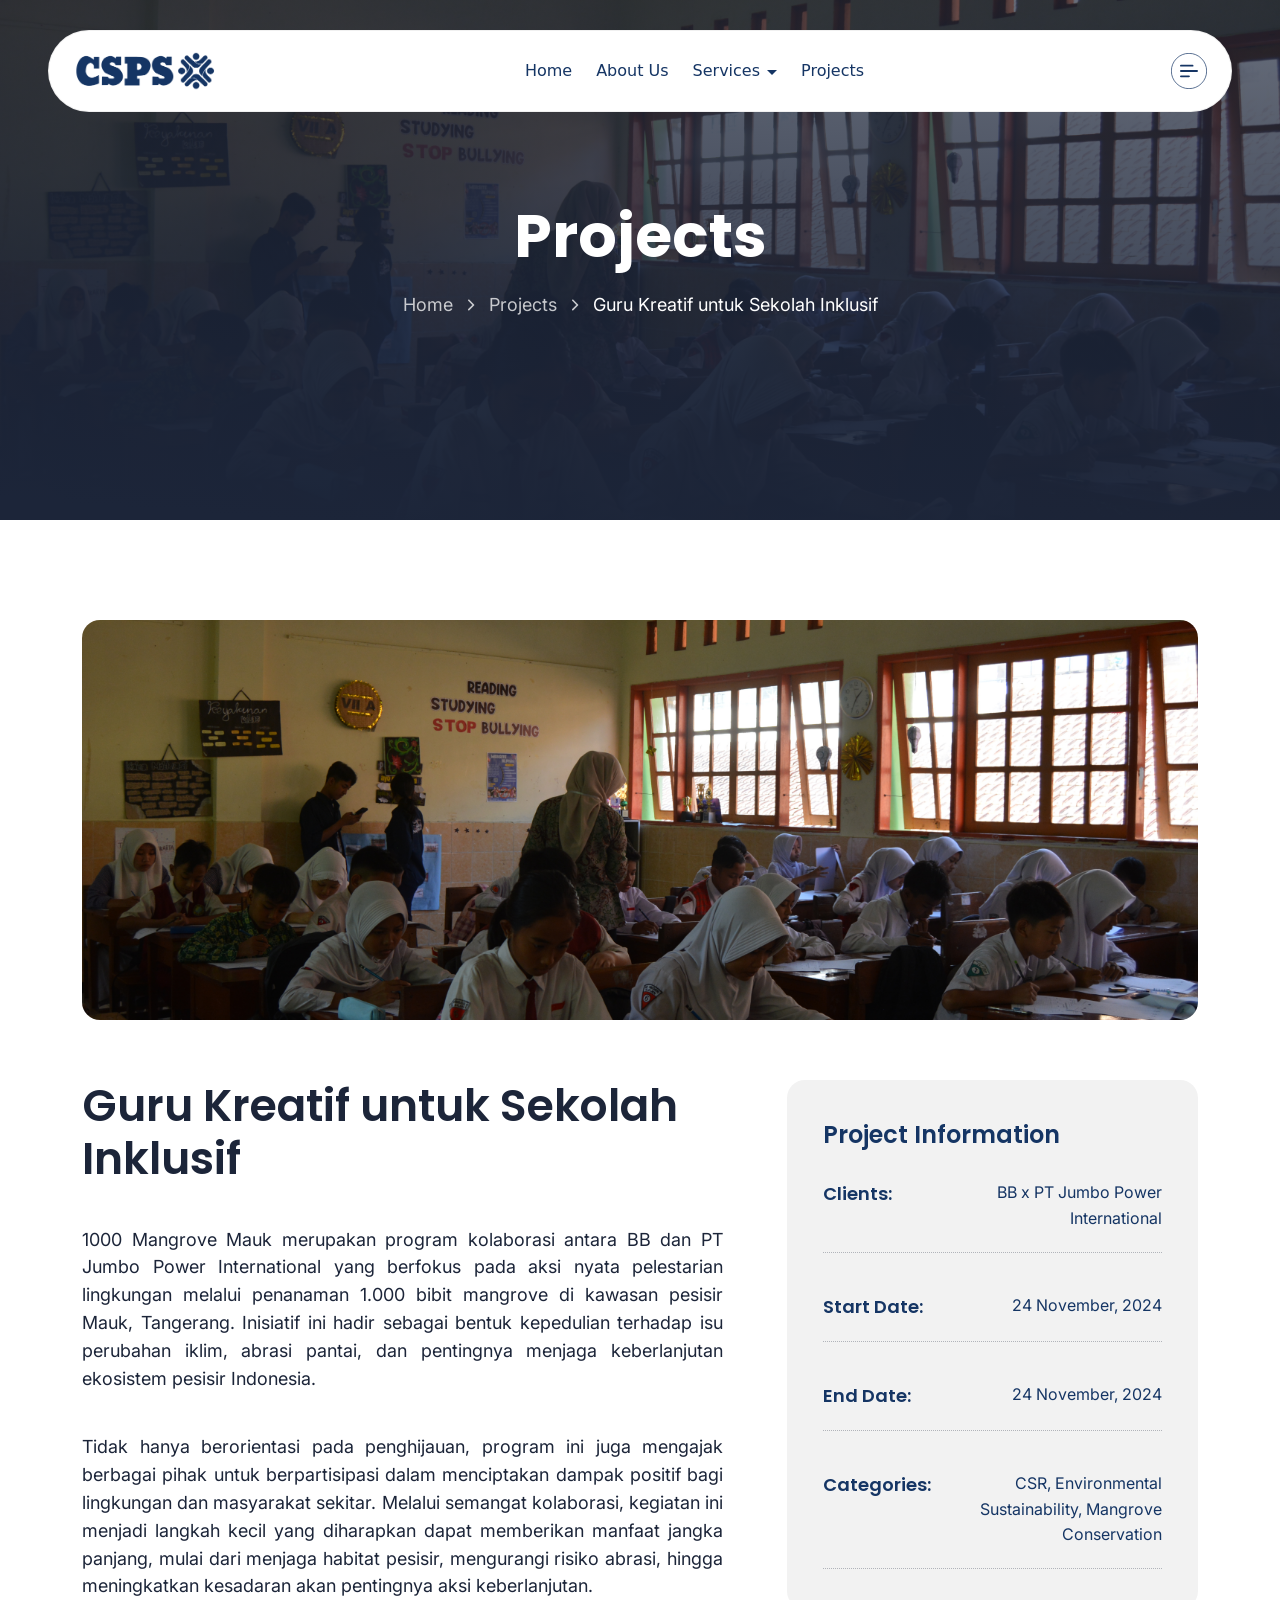
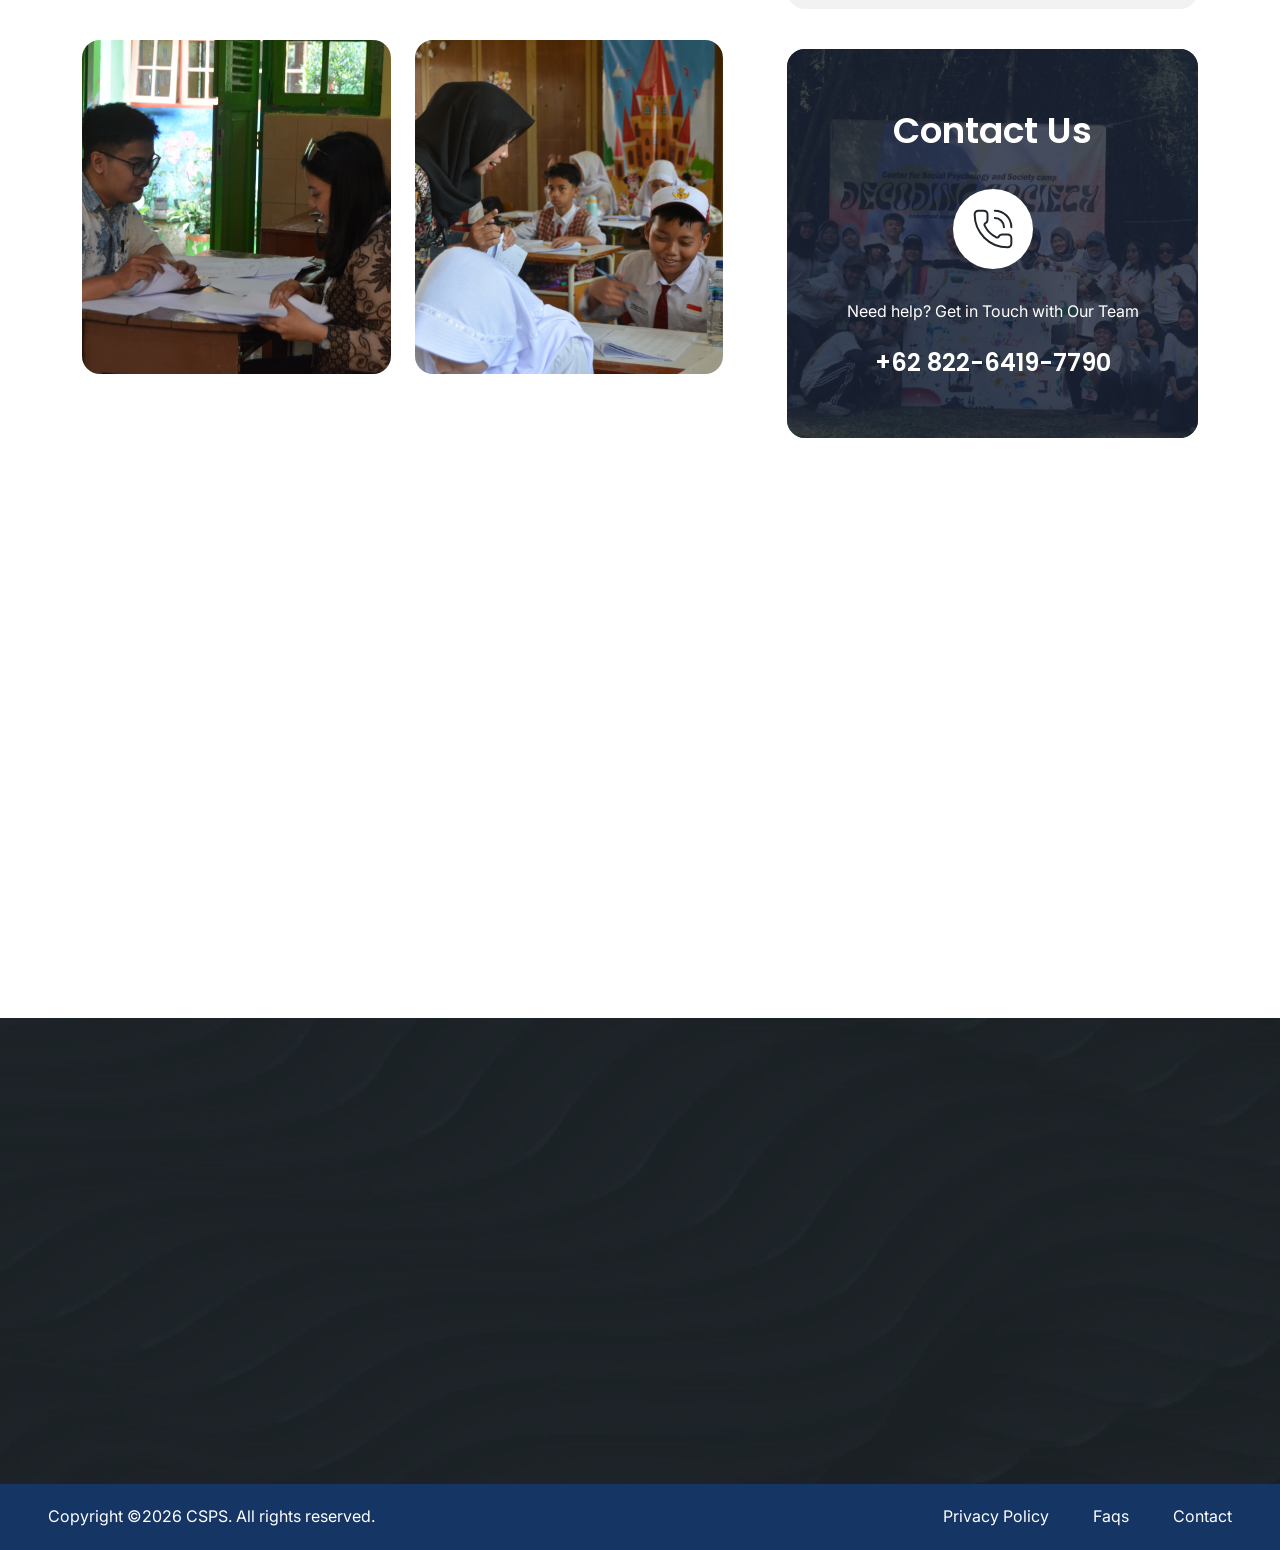
<file: projects-details-2.html>
<!doctype html>
<html lang="en" class="no-js">

<head>
  <title>CSPS UM - Center for Social Psychology and Society</title>
  <link rel="shortcut icon" href="assets/img/Logo_CSPS.png" type="image/x-icon">

  <!-- Meta Tags -->
  <meta charset="utf-8">
  <meta http-equiv="X-UA-Compatible" content="IE=edge">
  <meta name="viewport" content="width=device-width, initial-scale=1, shrink-to-fit=no">
  <meta name="view-transition" content="same-origin">
  <meta name="theme-color" content="#153564">

  <meta property="og:site_name" content="CSPS UM">
  <meta property="og:url" content="https://cspsum.vercel.app">
  <meta property="og:title" content="CSPS UM - Bridging Minds, Empowering Communities">
  <meta property="og:description"
    content="Center for Social Psychology Studies Universitas Negeri Malang. Advancing social psychology through research, education, and community engagement.">
  <meta name="Center for Social Psychology Studies Universitas N9" content="summary_large_image">
  <meta name="description"
    content="CSPS UM is a center for learning, research, and community engagement in Social Psychology. We connect knowledge with real-world impact, empowering individuals and communities to create positive social change.">
  <!-- fonts -->
  <link rel="preconnect" href="https://fonts.googleapis.com/">
  <link rel="preconnect" href="https://fonts.gstatic.com/" crossorigin>
  <link
    href="https://fonts.googleapis.com/css2?family=Inter:ital,opsz,wght@0,14..32,100..900;1,14..32,100..900&amp;family=Poppins:ital,wght@0,100;0,200;0,300;0,400;0,500;0,600;0,700;0,800;0,900;1,100;1,200;1,300;1,400;1,500;1,600;1,700;1,800;1,900&amp;display=swap"
    rel="stylesheet">

  <!-- all css -->
  <link rel="stylesheet" href="assets/css/vendor.css">
  <style>
    :root {
      /* Typography */
      --font-body--family: "Inter", sans-serif;
      --font-body--style: normal;
      --font-body--weight: 400;

      --font-heading--family: "Poppins", sans-serif;
      --font-heading--style: normal;
      --font-heading--weight: 600;

      --font-button--family: "Poppins", sans-serif;
      --font-button--style: normal;
      --font-button--weight: 600;

      /* h1-h6 */
      --font-h1--size: 60px;
      --font-h2--size: 48px;
      --font-h3--size: 36px;
      --font-h4--size: 24px;
      --font-h5--size: 20px;
      --font-h6--size: 16px;

      /* header nav */
      --font-nav-main: 16px;

      /* Colors */
      --color-background: rgba(255, 255, 255, 1);
      --color-foreground: rgba(28, 37, 57, 1);
      --color-foreground-heading: rgba(28, 37, 57, 1);
      --color-foreground-subheading: rgba(93, 102, 111, 1);
      --color-background-subheading: rgba(255, 255, 255, 0.1);
      --color-border-subheading-bg: rgba(32, 40, 45, 0.1);
      --color-primary: rgba(28, 37, 57, 1);
      --color-primary-background: rgba(28, 37, 57, 1);
      --color-primary-hover: rgba(28, 37, 57, 1);
      --color-primary-background-hover: rgba(28, 37, 57, 1);
      --color-border: rgba(255, 255, 255, 0.3);
      --color-border-hover: rgba(93, 102, 111, 0.5);
      --color-shadow: rgba(0, 0, 0, 1);
      --color-overlay: rgba(28, 37, 57, 0.6);

      /* Buttons */
      --font-button-size: 16px;
      --font-button-size-mobile: 16px;
      --style-button-height: 56px;
      --style-button-height-mobile: 48px;
      --style-button-slim-height: 52px;
      --style-button-slim-height-mobile: 40px;
      --style-cta-underline-offset: 5px;
      --style-cta-underline-thickness: 1px;

      /* Colors - Primary Button */
      --color-primary-button-text: rgba(255, 255, 255, 1);
      --color-primary-button-background: rgba(32, 40, 45, 1);
      --color-primary-button-border: rgba(32, 40, 45, 1);
      --color-primary-button-icon: rgba(28, 37, 57, 1);
      --color-primary-button-icon-background: rgba(255, 255, 255, 1);

      --color-primary-button-hover-text: rgba(32, 40, 45, 1);
      --color-primary-button-hover-background: rgba(255, 255, 255, 1);
      --color-primary-button-hover-border: rgba(32, 40, 45, 1);
      --color-primary-button-hover-icon: rgba(255, 255, 255, 1);
      --color-primary-button-hover-icon-background: rgba(28, 37, 57, 1);

      /* Colors - Secondary Button */
      --color-secondary-button-text: rgba(32, 40, 45, 1);
      --color-secondary-button-background: rgba(255, 255, 255, 1);
      --color-secondary-button-border: rgba(255, 255, 255, 1);
      --color-secondary-button-icon: rgba(255, 255, 255, 1);
      --color-secondary-button-icon-background: rgba(32, 40, 45, 1);

      --color-secondary-button-hover-text: rgba(255, 255, 255, 1);
      --color-secondary-button-hover-background: rgba(32, 40, 45, 1);
      --color-secondary-button-hover-border: rgba(32, 40, 45, 1);
      --color-secondary-button-hover-icon: rgba(28, 37, 57, 1);
      --color-secondary-button-hover-icon-background: rgba(255, 255, 255, 1);

      /* Colors - Input */
      --color-input-background: rgba(255, 255, 255, 1);
      --color-input-text: rgba(93, 102, 111, 1);
      --color-input-border: rgba(93, 102, 111, 0.2);
      --color-input-hover-background: rgba(255, 255, 255, 1);
      --color-input-hover-text: rgba(93, 102, 111, 1);
      --color-input-hover-border: rgba(93, 102, 111, 0.2);

      /* Borders */
      --style-border-width-buttons-primary: 1px;
      --style-border-width-buttons-secondary: 1px;
      --style-border-radius-buttons-primary: 40px;
      --style-border-radius-buttons-secondary: 40px;

      --style-border-width-inputs: 1px;
      --style-border-radius-inputs: 8px;
      --style-border-width: 1px;

      /* Focus */
      --focus-outline-width: 1px;
      --focus-outline-offset: 3px;

      /* Pagination */
      --style-pagination-border-width: 1px;
      --pagination-item-foreground: rgba(28, 37, 57, 1);
      --pagination-item-background: rgba(242, 242, 242, 1);
      --pagination-item-border: rgba(242, 242, 242, 1);
      --pagination-item-active-foreground: rgba(255, 255, 255, 1);
      --pagination-item-active-background: rgba(28, 37, 57, 1);
      --pagination-item-active-border: rgba(28, 37, 57, 1);

      /* Swiper */
      --swiper-navigation-size: 16px;
      --swiper-navigation-color: rgba(255, 255, 255, 1);
      --swiper-navigation-background-color: transparent;
      --swiper-navigation-hover-color: rgba(255, 255, 255, 1);
      --swiper-navigation-hover-background-color: rgba(255, 255, 255, 0.15);
      --swiper-pagination-bullet-inactive-color: rgba(242, 242, 242);
      --swiper-pagination-color: rgba(28, 37, 57, 1);
      --swiper-pagination-bullet-inactive-opacity: 1;
    }

    @media (max-width: 767px) {
      :root {
        --font-h1--size: 48px;
        --font-h2--size: 40px;
        --font-h3--size: 28px;
        --font-h4--size: 20px;
        --font-h5--size: 18px;
      }
    }
  </style>
  <link rel="stylesheet" href="assets/css/style.css">
</head>

<body>
  <!-- Header 1 -->
  <sticky-header data-sticky-type="always">
    <header class="header-2 header-floating">
      <div class="container-fluid">
        <div class="header-grid">
          <a class="header-logo" href="index.html" aria-label="CSPS">
            <img src="assets/img/logo.png" alt="CSPS Logo" height="32">
          </a>
          <drawer-menu>
            <nav class="header-nav drawer-menu">
              <div class="d-lg-none header-nav-headings">
                <a class="header-logo" href="index.html" aria-label="CSPS">
                  <img src="assets/img/logo.png" alt="CSPS Logo" style="width: 130px;" height="32" loading="lazy">
                </a>
                <drawer-opener class="svg-wrapper menu-close" data-drawer=".drawer-menu">
                  <svg width="30px" height="30px" viewBox="0 0 24 24" fill="none" xmlns="http://www.w3.org/2000/svg">
                    <path
                      d="M8.00386 9.41816C7.61333 9.02763 7.61334 8.39447 8.00386 8.00395C8.39438 7.61342 9.02755 7.61342 9.41807 8.00395L12.0057 10.5916L14.5907 8.00657C14.9813 7.61605 15.6144 7.61605 16.0049 8.00657C16.3955 8.3971 16.3955 9.03026 16.0049 9.42079L13.4199 12.0058L16.0039 14.5897C16.3944 14.9803 16.3944 15.6134 16.0039 16.0039C15.6133 16.3945 14.9802 16.3945 14.5896 16.0039L12.0057 13.42L9.42097 16.0048C9.03045 16.3953 8.39728 16.3953 8.00676 16.0048C7.61624 15.6142 7.61624 14.9811 8.00676 14.5905L10.5915 12.0058L8.00386 9.41816Z"
                      fill="currentColor" />
                    <path fill-rule="evenodd" clip-rule="evenodd"
                      d="M23 12C23 18.0751 18.0751 23 12 23C5.92487 23 1 18.0751 1 12C1 5.92487 5.92487 1 12 1C18.0751 1 23 5.92487 23 12ZM3.00683 12C3.00683 16.9668 7.03321 20.9932 12 20.9932C16.9668 20.9932 20.9932 16.9668 20.9932 12C20.9932 7.03321 16.9668 3.00683 12 3.00683C7.03321 3.00683 3.00683 7.03321 3.00683 12Z"
                      fill="currentColor" />
                  </svg>
                </drawer-opener>
              </div>
              <ul class="header-menu list-unstyled">
                <li class="nav-item">
                  <a class="menu-link menu-link-main menu-accrodion" href="index.html">
                    Home
                  </a>
                </li>
                <li class="nav-item">
                  <a class="menu-link menu-link-main" href="./about.html">
                    About Us
                  </a>
                </li>
                <li class="nav-item">
                  <a class="menu-link menu-link-main menu-accrodion" href="./services.html">
                    Services
                    <svg width="10" height="5" viewBox="0 0 10 5" fill="none" xmlns="http://www.w3.org/2000/svg">
                      <path d="M5 5L0 0H10L5 5Z" fill="currentColor" />
                    </svg>
                  </a>
                  <div class="header-submenu menu-absolute submenu-color">
                    <ul class="list-unstyled">
                      <li class="nav-item">
                        <a class="menu-link" href="../services/program-development.html">
                          Program Development
                        </a>
                      </li>
                      <li class="nav-item">
                        <a class="menu-link" href="../services/comms-materials-production.html">
                          Comms Materials Production
                        </a>
                      </li>
                      <li class="nav-item">
                        <a class="menu-link" href="../services/impact-measurement.html">
                          Impact Measurement
                        </a>
                      </li>
                      <li class="nav-item">
                        <a class="menu-link" href="../services/sustainability-report-assistance.html">
                          Sustainability Report Assistance
                        </a>
                      </li>
                      <li class="nav-item">
                        <a class="menu-link" href="../services/psychological-assessment.html">
                          Psychological Assessment
                        </a>
                      </li>
                    </ul>
                  </div>
                </li>
                <li class="nav-item">
                  <a class="menu-link menu-link-main" href="./projects.html">
                    Projects
                  </a>
                </li>
              </ul>

              <div class="drawer-content d-lg-none">
                <div class="drawer-block drawer-block-contact">
                  <div class="drawer-heading text text-18">Quick Contact</div>
                  <ul class="drawer-additional-menu list-unstyled flex-direction-column">
                    <li class="nav-item">
                      <div class="menu-link no-hover">
                        <svg xmlns="http://www.w3.org/2000/svg" fill="none" viewBox="0 0 24 24" stroke-width="1.5"
                          stroke="currentColor" class="size-6">
                          <path stroke-linecap="round" stroke-linejoin="round"
                            d="M15 10.5a3 3 0 1 1-6 0 3 3 0 0 1 6 0Z" />
                          <path stroke-linecap="round" stroke-linejoin="round"
                            d="M19.5 10.5c0 7.142-7.5 11.25-7.5 11.25S4.5 17.642 4.5 10.5a7.5 7.5 0 1 1 15 0Z" />
                        </svg>

                        <a href="https://share.google/dpRsDNbhYyHIWgLW3" target="_blank" rel="noopener noreferrer">
                          Gedung B4, Jl. Semarang No.5, Sumbersari, Kec. Lowokwaru, Kota Malang, Jawa Timur 65145,
                          Indonesia
                        </a>
                      </div>
                    </li>
                    <li class="nav-item">
                      <a class="menu-link" href="https://wa.me/6282264197790?text=Halo%2C%20saya%20ingin%20bertanya.">
                        <svg xmlns="http://www.w3.org/2000/svg" fill="none" viewBox="0 0 24 24" stroke-width="1.5"
                          stroke="currentColor" class="size-6">
                          <path stroke-linecap="round" stroke-linejoin="round"
                            d="M14.25 9.75v-4.5m0 4.5h4.5m-4.5 0 6-6m-3 18c-8.284 0-15-6.716-15-15V4.5A2.25 2.25 0 0 1 4.5 2.25h1.372c.516 0 .966.351 1.091.852l1.106 4.423c.11.44-.054.902-.417 1.173l-1.293.97a1.062 1.062 0 0 0-.38 1.21 12.035 12.035 0 0 0 7.143 7.143c.441.162.928-.004 1.21-.38l.97-1.293a1.125 1.125 0 0 1 1.173-.417l4.423 1.106c.5.125.852.575.852 1.091V19.5a2.25 2.25 0 0 1-2.25 2.25h-2.25Z" />
                        </svg>
                        08988888888888
                      </a>
                    </li>
                    <li class="nav-item">
                      <a class="menu-link" href="https://mail.google.com/mail/?view=cm&fs=1&to=csps@um.ac.id">
                        <svg xmlns="http://www.w3.org/2000/svg" fill="none" viewBox="0 0 24 24" stroke-width="1.5"
                          stroke="currentColor" class="size-6">
                          <path stroke-linecap="round" stroke-linejoin="round"
                            d="M21.75 9v.906a2.25 2.25 0 0 1-1.183 1.981l-6.478 3.488M2.25 9v.906a2.25 2.25 0 0 0 1.183 1.981l6.478 3.488m8.839 2.51-4.66-2.51m0 0-1.023-.55a2.25 2.25 0 0 0-2.134 0l-1.022.55m0 0-4.661 2.51m16.5 1.615a2.25 2.25 0 0 1-2.25 2.25h-15a2.25 2.25 0 0 1-2.25-2.25V8.844a2.25 2.25 0 0 1 1.183-1.981l7.5-4.039a2.25 2.25 0 0 1 2.134 0l7.5 4.039a2.25 2.25 0 0 1 1.183 1.98V19.5Z" />
                        </svg>
                        csps@um.ac.id
                      </a>
                    </li>
                  </ul>
                </div>
              </div>
            </nav>
          </drawer-menu>
          <div class="header-actions d-flex align-items-center">
            <div class="header-actions d-flex align-items-center">
              <a href="https://wa.me/6282264197790?text=Halo%20CSPS%20UM,%20saya%20ingin%20berkonsultasi."
                aria-label="Hubungi kami melalui WhatsApp" class="button button--primary button--slim" target="_blank"
                rel="noopener noreferrer">
                Get in Touch
                <span class="svg-wrapper">
                  <svg class="icon-20" width="20" height="20" viewBox="0 0 20 20" fill="none"
                    xmlns="http://www.w3.org/2000/svg">
                    <path
                      d="M13.3365 7.84518L6.16435 15.0173L4.98584 13.8388L12.158 6.66667H5.83652V5H15.0032V14.1667H13.3365V7.84518Z"
                      fill="currentColor"></path>
                  </svg>
                </span>
              </a>
              <drawer-opener class="svg-wrapper menu-open d-lg-none" data-drawer=".drawer-menu">
                <svg width="52" height="52" viewBox="0 0 52 52" fill="none" xmlns="http://www.w3.org/2000/svg">
                  <circle cx="26" cy="26" r="25.5" fill="white" stroke="currentColor" />
                  <path
                    d="M32.5 18.2857C32.5 17.5757 31.9179 17 31.2 17H14.3C13.5821 17 13 17.5757 13 18.2857C13 18.9958 13.5821 19.5714 14.3 19.5714H31.2C31.9179 19.5714 32.5 18.9957 32.5 18.2857ZM14.3 24.7143H37.7C38.4179 24.7143 39 25.29 39 26C39 26.7101 38.4179 27.2857 37.7 27.2857H14.3C13.5821 27.2857 13 26.7101 13 26C13 25.29 13.5821 24.7143 14.3 24.7143ZM14.3 32.4286H26C26.7179 32.4286 27.3 33.0042 27.3 33.7143C27.3 34.4243 26.7179 35 26 35H14.3C13.5821 35 13 34.4243 13 33.7143C13 33.0042 13.5821 32.4286 14.3 32.4286Z"
                    fill="currentColor" />
                </svg>
              </drawer-opener>
              <drawer-opener class="svg-wrapper menu-open d-none d-lg-flex" data-drawer=".drawer-additional">
                <svg width="52" height="52" viewBox="0 0 52 52" fill="none" xmlns="http://www.w3.org/2000/svg">
                  <circle cx="26" cy="26" r="25.5" fill="white" stroke="currentColor" />
                  <path
                    d="M32.5 18.2857C32.5 17.5757 31.9179 17 31.2 17H14.3C13.5821 17 13 17.5757 13 18.2857C13 18.9958 13.5821 19.5714 14.3 19.5714H31.2C31.9179 19.5714 32.5 18.9957 32.5 18.2857ZM14.3 24.7143H37.7C38.4179 24.7143 39 25.29 39 26C39 26.7101 38.4179 27.2857 37.7 27.2857H14.3C13.5821 27.2857 13 26.7101 13 26C13 25.29 13.5821 24.7143 14.3 24.7143ZM14.3 32.4286H26C26.7179 32.4286 27.3 33.0042 27.3 33.7143C27.3 34.4243 26.7179 35 26 35H14.3C13.5821 35 13 34.4243 13 33.7143C13 33.0042 13.5821 32.4286 14.3 32.4286Z"
                    fill="currentColor" />
                </svg>
              </drawer-opener>
            </div>
          </div>
        </div>
    </header>
  </sticky-header>

  <div class="theme-drawer drawer-additional" data-position="right">
    <div class="drawer-headings">
      <a class="header-logo" href="../index.html" aria-label="Consulo">
        <img src="assets/img/logo.png" alt="Consulo Logo" style="width: 130px;" height="32" loading="lazy">
      </a>
      <drawer-opener class="svg-wrapper menu-close" data-drawer=".drawer-additional">
        <svg width="30px" height="30px" viewBox="0 0 24 24" fill="none" xmlns="http://www.w3.org/2000/svg">
          <path
            d="M8.00386 9.41816C7.61333 9.02763 7.61334 8.39447 8.00386 8.00395C8.39438 7.61342 9.02755 7.61342 9.41807 8.00395L12.0057 10.5916L14.5907 8.00657C14.9813 7.61605 15.6144 7.61605 16.0049 8.00657C16.3955 8.3971 16.3955 9.03026 16.0049 9.42079L13.4199 12.0058L16.0039 14.5897C16.3944 14.9803 16.3944 15.6134 16.0039 16.0039C15.6133 16.3945 14.9802 16.3945 14.5896 16.0039L12.0057 13.42L9.42097 16.0048C9.03045 16.3953 8.39728 16.3953 8.00676 16.0048C7.61624 15.6142 7.61624 14.9811 8.00676 14.5905L10.5915 12.0058L8.00386 9.41816Z"
            fill="currentColor" />
          <path fill-rule="evenodd" clip-rule="evenodd"
            d="M23 12C23 18.0751 18.0751 23 12 23C5.92487 23 1 18.0751 1 12C1 5.92487 5.92487 1 12 1C18.0751 1 23 5.92487 23 12ZM3.00683 12C3.00683 16.9668 7.03321 20.9932 12 20.9932C16.9668 20.9932 20.9932 16.9668 20.9932 12C20.9932 7.03321 16.9668 3.00683 12 3.00683C7.03321 3.00683 3.00683 7.03321 3.00683 12Z"
            fill="currentColor" />
        </svg>
      </drawer-opener>
    </div>
    <div class="drawer-content">
      <div class="drawer-block drawer-block-contact">
        <div class="drawer-heading text text-18">Quick Contact</div>
        <ul class="drawer-additional-menu list-unstyled flex-direction-column">
          <li class="nav-item">
            <div class="menu-link no-hover">
              <svg xmlns="http://www.w3.org/2000/svg" fill="none" viewBox="0 0 24 24" stroke-width="1.5"
                stroke="currentColor">
                <path stroke-linecap="round" stroke-linejoin="round" d="M15 10.5a3 3 0 1 1-6 0 3 3 0 0 1 6 0Z" />
                <path stroke-linecap="round" stroke-linejoin="round"
                  d="M19.5 10.5c0 7.142-7.5 11.25-7.5 11.25S4.5 17.642 4.5 10.5a7.5 7.5 0 1 1 15 0Z" />
              </svg>
              Gedung B4, Jl. Semarang No.5, Sumbersari, Kec. Lowokwaru, Kota Malang, Jawa Timur 65145, Indonesia
            </div>
          </li>
          <li class="nav-item">
            <a class="menu-link" href="https://wa.me/6282264197790?text=Halo%2C%20saya%20ingin%20bertanya.">
              <svg xmlns="http://www.w3.org/2000/svg" fill="none" viewBox="0 0 24 24" stroke-width="1.5"
                stroke="currentColor">
                <path stroke-linecap="round" stroke-linejoin="round"
                  d="M14.25 9.75v-4.5m0 4.5h4.5m-4.5 0 6-6m-3 18c-8.284 0-15-6.716-15-15V4.5A2.25 2.25 0 0 1 4.5 2.25h1.372c.516 0 .966.351 1.091.852l1.106 4.423c.11.44-.054.902-.417 1.173l-1.293.97a1.062 1.062 0 0 0-.38 1.21 12.035 12.035 0 0 0 7.143 7.143c.441.162.928-.004 1.21-.38l.97-1.293a1.125 1.125 0 0 1 1.173-.417l4.423 1.106c.5.125.852.575.852 1.091V19.5a2.25 2.25 0 0 1-2.25 2.25h-2.25Z" />
              </svg>
              +62 822-6419-7790
            </a>
          </li>
          <li class="nav-item">
            <a class="menu-link" href="https://mail.google.com/mail/?view=cm&fs=1&to=csps@um.ac.id">
              <svg xmlns="http://www.w3.org/2000/svg" fill="none" viewBox="0 0 24 24" stroke-width="1.5"
                stroke="currentColor">
                <path stroke-linecap="round" stroke-linejoin="round"
                  d="M21.75 9v.906a2.25 2.25 0 0 1-1.183 1.981l-6.478 3.488M2.25 9v.906a2.25 2.25 0 0 0 1.183 1.981l6.478 3.488m8.839 2.51-4.66-2.51m0 0-1.023-.55a2.25 2.25 0 0 0-2.134 0l-1.022.55m0 0-4.661 2.51m16.5 1.615a2.25 2.25 0 0 1-2.25 2.25h-15a2.25 2.25 0 0 1-2.25-2.25V8.844a2.25 2.25 0 0 1 1.183-1.981l7.5-4.039a2.25 2.25 0 0 1 2.134 0l7.5 4.039a2.25 2.25 0 0 1 1.183 1.98V19.5Z" />
              </svg>
              csps@um.ac.id
            </a>
          </li>
        </ul>
      </div>
    </div>
  </div>

  <!-- Main -->
  <main>
    <!-- Page Banner -->
    <div class="page-banner overlay">
      <picture class="media media-bg">
        <source media="(max-width: 575px)" srcset="assets/img/banner/page-banner-575.jpg">
        <source media="(max-width: 991px)" srcset="assets/img/banner/page-banner-991.jpg">
        <img src="assets/img/projek-2-1.JPG" width="1920" height="520" loading="eager" alt="Page Banner Image">
      </picture>
      <div class="page-banner-content">
        <div class="container text-center">
          <h1 class="heading text-80 fw-700" data-aos="fade-up">
            Projects
          </h1>
          <ul class="breadcrumb list-unstyled" data-aos="fade-up" data-aos-delay="100">
            <li>
              <a href="index.html" class="text text-18" aria-label="Home Page">
                Home
              </a>
            </li>
            <li>
              <svg width="8" height="12" viewBox="0 0 8 12" fill="none" xmlns="http://www.w3.org/2000/svg">
                <path fill-rule="evenodd" clip-rule="evenodd"
                  d="M7.08929 5.40903C7.24552 5.5653 7.33328 5.77723 7.33328 5.9982C7.33328 6.21917 7.24552 6.43109 7.08929 6.58736L2.37512 11.3015C2.29825 11.3811 2.2063 11.4446 2.10463 11.4883C2.00296 11.532 1.89361 11.5549 1.78296 11.5559C1.67231 11.5569 1.56258 11.5358 1.46016 11.4939C1.35775 11.452 1.2647 11.3901 1.18646 11.3119C1.10822 11.2336 1.04634 11.1406 1.00444 11.0382C0.962537 10.9357 0.941453 10.826 0.942414 10.7154C0.943376 10.6047 0.966364 10.4954 1.01004 10.3937C1.05371 10.292 1.1172 10.2001 1.19679 10.1232L5.32179 5.9982L1.19679 1.8732C1.04499 1.71603 0.960996 1.50553 0.962894 1.28703C0.964793 1.06853 1.05243 0.859522 1.20694 0.705015C1.36145 0.550508 1.57046 0.462868 1.78896 0.460969C2.00745 0.45907 2.21795 0.543066 2.37512 0.694864L7.08929 5.40903Z"
                  fill="currentColor" />
              </svg>
            </li>
            <li>
              <a href="index.html" class="text text-18" aria-label="Home Page">
                Projects
              </a>
            </li>
            <li>
              <svg width="8" height="12" viewBox="0 0 8 12" fill="none" xmlns="http://www.w3.org/2000/svg">
                <path fill-rule="evenodd" clip-rule="evenodd"
                  d="M7.08929 5.40903C7.24552 5.5653 7.33328 5.77723 7.33328 5.9982C7.33328 6.21917 7.24552 6.43109 7.08929 6.58736L2.37512 11.3015C2.29825 11.3811 2.2063 11.4446 2.10463 11.4883C2.00296 11.532 1.89361 11.5549 1.78296 11.5559C1.67231 11.5569 1.56258 11.5358 1.46016 11.4939C1.35775 11.452 1.2647 11.3901 1.18646 11.3119C1.10822 11.2336 1.04634 11.1406 1.00444 11.0382C0.962537 10.9357 0.941453 10.826 0.942414 10.7154C0.943376 10.6047 0.966364 10.4954 1.01004 10.3937C1.05371 10.292 1.1172 10.2001 1.19679 10.1232L5.32179 5.9982L1.19679 1.8732C1.04499 1.71603 0.960996 1.50553 0.962894 1.28703C0.964793 1.06853 1.05243 0.859522 1.20694 0.705015C1.36145 0.550508 1.57046 0.462868 1.78896 0.460969C2.00745 0.45907 2.21795 0.543066 2.37512 0.694864L7.08929 5.40903Z"
                  fill="currentColor" />
              </svg>
            </li>
            <li>
              <a role="link" aria-disabled="true" class="text text-18 active">
                Guru Kreatif untuk Sekolah Inklusif
              </a>
            </li>
          </ul>
        </div>
      </div>
    </div>

    <!-- Project Details -->
    <div class="page-project-details mt-100 mb-100">
      <div class="container">
        <div class="project-media radius18" data-aos="fade-up">
          <img src="assets/img/projek-2-1.JPG" loading="lazy" alt="Image"
            style="width: 100%; height: 300pt; object-fit: cover;">
        </div>
      </div>
      <div class="container">
        <div class="project-details-content">
          <div class="row">
            <div class="col-lg-7 col-12">
              <div class="content-details-inner">
                <h2 class="heading text-50" data-aos="fade-up">Guru Kreatif untuk Sekolah Inklusif</h2>
                <p class="text text-18" data-aos="fade-up" style="text-align: justify;">1000 Mangrove Mauk merupakan program kolaborasi antara BB dan
                  PT Jumbo Power International yang berfokus pada aksi nyata pelestarian lingkungan melalui penanaman 1.000 bibit mangrove di
                  kawasan pesisir Mauk, Tangerang. Inisiatif ini hadir sebagai bentuk kepedulian terhadap isu perubahan
                  iklim, abrasi pantai, dan pentingnya menjaga keberlanjutan ekosistem pesisir Indonesia.</p>

                <p class="text text-18" data-aos="fade-up" style="text-align: justify;"> Tidak hanya berorientasi pada penghijauan, program ini juga
                  mengajak berbagai pihak untuk berpartisipasi dalam menciptakan dampak positif bagi lingkungan dan
                  masyarakat sekitar. Melalui semangat kolaborasi, kegiatan ini menjadi langkah kecil yang diharapkan
                  dapat memberikan manfaat jangka panjang, mulai dari menjaga habitat pesisir, mengurangi risiko abrasi,
                  hingga meningkatkan kesadaran akan pentingnya aksi keberlanjutan.</p>

                <div class="project-image-block">
                  <div class="row product-grid">
                    <div class="col-md-6 col-12">
                      <div class="project-img radius18" data-aos="fade-up">
                        <img src="assets/img/projek-2-2.JPG" loading="lazy"
                          style="width: 100%; height: 250pt; object-fit: cover;" alt="Image">
                      </div>
                    </div>
                    <div class="col-md-6 col-12">
                      <div class="project-img radius18" data-aos="fade-up" data-aos-delay="100">
                        <img src="assets/img/projek-2-3.JPG" loading="lazy"
                          style="width: 100%; height: 250pt; object-fit: cover;" alt="Image">
                      </div>
                    </div>
                  </div>
                </div>

                <p class="text text-18" data-aos="fade-up" style="text-align: justify;">1000 Mangrove Mauk menjadi bukti bahwa perubahan dapat dimulai dari tindakan sederhana yang dilakukan bersama. Dengan menanam hari ini, kita turut menjaga pesisir dan mewariskan lingkungan yang lebih baik bagi generasi mendatang.</p>
              </div>
              <div class="project-challenge">
                <h2 class="heading text-36" data-aos="fade-up">Project Challenges</h2>
                <ul class="challenge-list list-unstyled">
                  <li class="challenge-item" data-aos="fade-up">
                    <svg class="icon-24" width="24" height="24" viewBox="0 0 24 24" fill="none"
                      xmlns="http://www.w3.org/2000/svg">
                      <path
                        d="M17.9999 6.99486L16.5899 5.58594L10.2499 11.9211L11.6599 13.33L17.9999 6.99486ZM22.2399 5.58594L11.6599 16.1578L7.47991 11.991L6.06991 13.3999L11.6599 18.9857L23.6599 6.99486L22.2399 5.58594ZM0.409912 13.3999L5.99991 18.9857L7.40991 17.5767L1.82991 11.991L0.409912 13.3999Z"
                        fill="CurrentColor" />
                    </svg>
                      Mengoordinasikan penanaman 1.000 bibit mangrove secara efektif di area pesisir dengan kondisi geografis yang dinamis. 
                  </li>
                  <li class="challenge-item" data-aos="fade-up" data-aos-delay="50">
                    <svg class="icon-24" width="24" height="24" viewBox="0 0 24 24" fill="none"
                      xmlns="http://www.w3.org/2000/svg">
                      <path
                        d="M17.9999 6.99486L16.5899 5.58594L10.2499 11.9211L11.6599 13.33L17.9999 6.99486ZM22.2399 5.58594L11.6599 16.1578L7.47991 11.991L6.06991 13.3999L11.6599 18.9857L23.6599 6.99486L22.2399 5.58594ZM0.409912 13.3999L5.99991 18.9857L7.40991 17.5767L1.82991 11.991L0.409912 13.3999Z"
                        fill="CurrentColor" />
                    </svg>
                    Membangun kesadaran dan partisipasi berbagai pihak mengenai pentingnya konservasi ekosistem mangrove bagi keberlanjutan lingkungan.
                  </li>
                  <li class="challenge-item" data-aos="fade-up" data-aos-delay="100">
                    <svg class="icon-24" width="24" height="24" viewBox="0 0 24 24" fill="none"
                      xmlns="http://www.w3.org/2000/svg">
                      <path
                        d="M17.9999 6.99486L16.5899 5.58594L10.2499 11.9211L11.6599 13.33L17.9999 6.99486ZM22.2399 5.58594L11.6599 16.1578L7.47991 11.991L6.06991 13.3999L11.6599 18.9857L23.6599 6.99486L22.2399 5.58594ZM0.409912 13.3999L5.99991 18.9857L7.40991 17.5767L1.82991 11.991L0.409912 13.3999Z"
                        fill="CurrentColor" />
                    </svg>
                    Memastikan keberlanjutan program melalui pemantauan dan perawatan bibit mangrove agar dapat tumbuh dan memberikan dampak jangka panjang.
                  </li>
                </ul>
              </div>
            </div>
            <div class="col-lg-5 col-12">
              <div class="project-sidebar">
                <div class="sidebar-widget project-info radius18" data-aos="fade-up">
                  <h2 class="heading text-24">Project Information</h2>
                  <ul class="project-info-list list-unstyled">
                    <li class="project-info-item">
                      <div class="info-title heading text-18">Clients:</div>
                      <div class="info-data text text-16">BB x PT Jumbo Power International</div>
                    </li>
                    <li class="project-info-item">
                      <div class="info-title heading text-18">Start Date:</div>
                      <div class="info-data text text-16">24 November, 2024</div>
                    </li>
                    <li class="project-info-item">
                      <div class="info-title heading text-18">End Date:</div>
                      <div class="info-data text text-16">24 November, 2024</div>
                    </li>
                    <li class="project-info-item">
                      <div class="info-title heading text-18">Categories:</div>
                      <div class="info-data text text-16">CSR, Environmental Sustainability, Mangrove Conservation</div>
                    </li>
                  </ul>
                </div>
                <div class="sidebar-widget service-contact radius18" data-aos="fade-up">
                  <div class="media media-bg overlay">
                    <img src="assets/img/fotbar-csps-1.JPG" width="1000" height="929" loading="lazy"
                      alt="image">
                  </div>
                  <div class="service-contact-content">
                    <h2 class="heading text-36">
                      Contact Us
                    </h2>
                    <a class="icon-contact" href="tel:+12345.6789.333" aria-label="Call us at +12345.6789.333 number">
                      <svg width="44" height="44" viewBox="0 0 44 44" fill="none" xmlns="http://www.w3.org/2000/svg">
                        <path
                          d="M23.8337 3.67188C28.2097 3.67188 32.4066 5.41026 35.5009 8.50461C38.5953 11.599 40.3337 15.7958 40.3337 20.1719M23.8337 11.0052C26.2648 11.0052 28.5964 11.971 30.3155 13.6901C32.0346 15.4091 33.0003 17.7407 33.0003 20.1719M25.359 30.3799C25.7376 30.5538 26.1642 30.5935 26.5684 30.4925C26.9727 30.3915 27.3304 30.1559 27.5828 29.8244L28.2337 28.9719C28.5752 28.5165 29.0181 28.1469 29.5272 27.8923C30.0363 27.6377 30.5978 27.5052 31.167 27.5052H36.667C37.6395 27.5052 38.5721 27.8915 39.2597 28.5791C39.9473 29.2668 40.3337 30.1994 40.3337 31.1719V36.6719C40.3337 37.6443 39.9473 38.577 39.2597 39.2646C38.5721 39.9522 37.6395 40.3385 36.667 40.3385C27.9148 40.3385 19.5212 36.8618 13.3325 30.6731C7.14377 24.4844 3.66699 16.0907 3.66699 7.33854C3.66699 6.36608 4.0533 5.43345 4.74093 4.74582C5.42857 4.05818 6.3612 3.67188 7.33366 3.67188H12.8337C13.8061 3.67188 14.7387 4.05818 15.4264 4.74582C16.114 5.43345 16.5003 6.36608 16.5003 7.33854V12.8385C16.5003 13.4078 16.3678 13.9692 16.1132 14.4783C15.8587 14.9875 15.489 15.4303 15.0337 15.7719L14.1757 16.4154C13.8391 16.6724 13.6019 17.0379 13.5043 17.45C13.4067 17.8621 13.4548 18.2952 13.6403 18.6759C16.1459 23.765 20.2668 27.8807 25.359 30.3799Z"
                          stroke="#20282D" stroke-width="2" stroke-linecap="round" stroke-linejoin="round" />
                      </svg>
                      <span class="visually-hidden">Call us at +12345.6789.333 number</span>
                    </a>
                    <div class="contact-text text text-16">
                      Need help? Get in Touch with Our Team
                    </div>
                   <a class="contact-number heading text-24"
   href="https://wa.me/6282264197790?text=Halo%20CSPS%2C%20saya%20ingin%20berkonsultasi%20mengenai%20layanan%20yang%20tersedia."
   target="_blank"
   rel="noopener noreferrer"
   aria-label="Hubungi kami melalui WhatsApp">
  +62 822-6419-7790
</a>
                  </div>
                </div>
              </div>
            </div>
          </div>
        </div>
      </div>
    </div>

  </main>

  <!-- Footer -->
  <footer>
    <!-- Footer Main -->
    <div class="footer-main bg-contain" style="background-image: url(assets/img/footer/footer-bg-large.jpg)">
      <div class="footer-top">
        <div class="container-fluid">
          <div class="row footer-custom-row">
            <div class="col-12 col-md-6">
              <div class="footer-widget footer-widget-brand" data-aos="fade-up" data-aos-anchor=".footer-top">
                <a class="footer-logo" href="index.html" aria-label="Consulo Logo">
                  <img src="assets/img/Logo-CSPS-trans-header-980x310.png " alt="Consulo Logo" style="width: 130px;"
                    height="32" loading="lazy">
                </a>
                <p class="text text-16">
                  CSPS UM provides research-based solutions in social psychology, helping organizations design impactful
                  programs, measure outcomes, and create sustainable social change.
                </p>
                <ul class="social-icons list-unstyled" data-aos="fade-up" data-aos-anchor=".footer-top">
                  <li>
                    <a class="social-link text" href="https://web.facebook.com/">
                      <svg width="10" height="18" viewBox="0 0 10 18" fill="none" xmlns="http://www.w3.org/2000/svg">
                        <path
                          d="M6.66634 10.2552H8.74967L9.58301 6.92188H6.66634V5.25521C6.66634 4.39739 6.66634 3.58854 8.33301 3.58854H9.58301V0.788625C9.31159 0.752583 8.28551 0.671875 7.20209 0.671875C4.94001 0.671875 3.33301 2.05259 3.33301 4.5883V6.92188H0.833008V10.2552H3.33301V17.3385H6.66634V10.2552Z"
                          fill="currentColor" />
                      </svg>
                      <span class="visually-hidden">Facebook</span>
                    </a>
                  </li>
                  <li>
                    <a class="social-link text" href="https://www.linkedin.com/">
                      <svg width="17" height="16" viewBox="0 0 17 16" fill="none" xmlns="http://www.w3.org/2000/svg">
                        <path
                          d="M3.78357 2.16742C3.78326 2.84601 3.37157 3.45666 2.74262 3.71142C2.11367 3.96619 1.39306 3.81419 0.920587 3.32711C0.448112 2.84001 0.318129 2.11511 0.59192 1.49421C0.86572 0.873305 1.48862 0.480397 2.1669 0.500755C3.0678 0.527797 3.78398 1.26612 3.78357 2.16742ZM3.83357 5.06742H0.500237V15.5007H3.83357V5.06742ZM9.10025 5.06742H5.78357V15.5007H9.06692V10.0257C9.06692 6.97573 13.0419 6.6924 13.0419 10.0257V15.5007H16.3336V8.8924C16.3336 3.75075 10.4503 3.94242 9.06692 6.4674L9.10025 5.06742Z"
                          fill="currentColor" />
                      </svg>
                      <span class="visually-hidden">Linkedin</span>
                    </a>
                  </li>
                  <li>
                    <a class="social-link text" href="https://x.com/">
                      <svg width="18" height="14" viewBox="0 0 18 14" fill="none" xmlns="http://www.w3.org/2000/svg">
                        <path
                          d="M17.5104 1.71289C16.8743 1.9943 16.1996 2.17914 15.5088 2.26127C16.2366 1.82561 16.7812 1.14026 17.0411 0.332886C16.3573 0.739186 15.6088 1.02515 14.8282 1.17835C14.1693 0.475394 13.2483 0.0770356 12.2848 0.0781272C10.3605 0.0781272 8.79975 1.63835 8.79975 3.56354C8.79975 3.83666 8.83109 4.10153 8.88967 4.35709C5.99206 4.21121 3.42506 2.82455 1.70565 0.715686C1.39608 1.24757 1.23338 1.85216 1.2342 2.46757C1.2342 3.67667 1.84967 4.74388 2.78458 5.36868C2.23115 5.35118 1.6899 5.20171 1.20599 4.93262C1.20545 4.94726 1.20545 4.9619 1.20545 4.97574C1.20545 6.66484 2.40683 8.07384 4.00166 8.39376C3.70234 8.47476 3.3936 8.51568 3.08352 8.51543C2.85831 8.51543 2.63976 8.49468 2.42733 8.45393C2.8711 9.83826 4.15739 10.8461 5.683 10.8738C4.44845 11.8427 2.92391 12.3683 1.35453 12.3661C1.07677 12.3663 0.799246 12.3499 0.523438 12.3171C2.1167 13.3413 3.97127 13.8849 5.86535 13.8829C12.2763 13.8829 15.7817 8.57243 15.7817 3.9671C15.7817 3.81643 15.778 3.66523 15.7713 3.51615C16.4536 3.02322 17.0425 2.41257 17.5104 1.71289Z"
                          fill="currentColor" />
                      </svg>
                      <span class="visually-hidden">Twitter</span>
                    </a>
                  </li>
                  <li>
                    <a class="social-link text" href="https://www.instagram.com/">
                      <svg width="18" height="18" viewBox="0 0 18 18" fill="none" xmlns="http://www.w3.org/2000/svg">
                        <path
                          d="M9.85724 0.671875C10.7951 0.673425 11.2703 0.678392 11.681 0.690617L11.8427 0.6959C12.0296 0.702542 12.2139 0.710875 12.4362 0.721292C13.3229 0.762267 13.9278 0.902542 14.4591 1.10879C15.0083 1.3206 15.4722 1.60671 15.9354 2.06991C16.3979 2.5331 16.6841 2.99837 16.8966 3.54629C17.1021 4.07685 17.2424 4.68241 17.2841 5.56921C17.294 5.79143 17.302 5.97577 17.3086 6.16263L17.3138 6.32437C17.326 6.73499 17.3316 7.21032 17.3333 8.14818L17.334 8.76952C17.3341 8.84543 17.3341 8.92377 17.3341 9.0046L17.334 9.23968L17.3335 9.8611C17.3319 10.7989 17.327 11.2743 17.3147 11.6848L17.3094 11.8466C17.3028 12.0335 17.2945 12.2178 17.2841 12.44C17.2431 13.3268 17.1021 13.9317 16.8966 14.4629C16.6847 15.0123 16.3979 15.4762 15.9354 15.9393C15.4722 16.4018 15.0062 16.6879 14.4591 16.9004C13.9278 17.106 13.3229 17.2463 12.4362 17.2879C12.2139 17.2978 12.0296 17.3059 11.8427 17.3124L11.681 17.3177C11.2703 17.3299 10.7951 17.3354 9.85724 17.3373L9.23582 17.3379C9.1599 17.3379 9.08157 17.3379 9.00074 17.3379H8.76565L8.14424 17.3373C7.2064 17.3358 6.73109 17.3309 6.32046 17.3186L6.15873 17.3134C5.97185 17.3067 5.78752 17.2983 5.5653 17.2879C4.67849 17.247 4.07433 17.106 3.54239 16.9004C2.99377 16.6887 2.52919 16.4018 2.06599 15.9393C1.6028 15.4762 1.31739 15.0102 1.10489 14.4629C0.898636 13.9317 0.759052 13.3268 0.717386 12.44C0.707486 12.2178 0.69941 12.0335 0.692869 11.8466L0.687627 11.6848C0.675435 11.2743 0.669877 10.7989 0.668077 9.8611L0.667969 8.14818C0.669519 7.21032 0.674477 6.73499 0.686702 6.32437L0.691994 6.16263C0.698635 5.97577 0.706969 5.79143 0.717386 5.56921C0.758352 4.68171 0.898636 4.07754 1.10489 3.54629C1.31669 2.99768 1.6028 2.5331 2.06599 2.06991C2.52919 1.60671 2.99447 1.32129 3.54239 1.10879C4.07364 0.902542 4.6778 0.762958 5.5653 0.721292C5.78752 0.7114 5.97185 0.703325 6.15873 0.696783L6.32046 0.691542C6.73109 0.679342 7.2064 0.673783 8.14424 0.671983L9.85724 0.671875ZM9.00074 4.83796C6.6983 4.83796 4.83405 6.70423 4.83405 9.0046C4.83405 11.307 6.70033 13.1713 9.00074 13.1713C11.3032 13.1713 13.1674 11.305 13.1674 9.0046C13.1674 6.70221 11.3011 4.83796 9.00074 4.83796ZM9.00074 6.50462C10.3815 6.50462 11.5007 7.62352 11.5007 9.0046C11.5007 10.3853 10.3818 11.5046 9.00074 11.5046C7.61999 11.5046 6.50072 10.3858 6.50072 9.0046C6.50072 7.62385 7.61957 6.50462 9.00074 6.50462ZM13.3757 3.58796C12.8013 3.58796 12.3341 4.05455 12.3341 4.62892C12.3341 5.20329 12.8007 5.6706 13.3757 5.6706C13.9501 5.6706 14.4174 5.20402 14.4174 4.62892C14.4174 4.05455 13.9493 3.58724 13.3757 3.58796Z"
                          fill="currentColor" />
                      </svg>
                      <span class="visually-hidden">Instagram</span>
                    </a>
                  </li>
                </ul>
              </div>
            </div>
            <div class="col-12 col-md-6">
              <div class="footer-widget footer-widget-menu" data-aos="fade-up" data-aos-anchor=".footer-top">
                <div class="widget-heading heading text-22">Quick Link</div>
                <ul class="footer-menu list-unstyled">
                  <li>
                    <a href="./about.html" class="text text-16 link" aria-label="About Us">
                      About Us
                    </a>
                  </li>
                  <li>
                    <a href="./projects.html" class="text text-16 link" aria-label="Our Team">
                      Projects
                    </a>
                  </li>
                </ul>
              </div>
            </div>
            <div class="col-12 col-md-6">
              <div class="footer-widget footer-widget-menu" data-aos="fade-up" data-aos-anchor=".footer-top">
                <div class="widget-heading heading text-22">Services</div>
                <ul class="footer-menu list-unstyled">
                  <li>
                    <a href="./services/program-development.html" class="text text-16 link" aria-label="UI/UX Design">
                      Program Development
                    </a>
                  </li>
                  <li>
                    <a href="./services/program-development.html" class="text text-16 link" aria-label="App Development">
                      Comms
                    </a>
                  </li>
                  <li>
                    <a href="./services/program-development.html" class="text text-16 link" aria-label="Digital Marketing">
                      Impact Measurement
                    </a>
                  </li>
                  <li>
                    <a href="./services/program-development.html" class="text text-16 link" aria-label="Cyber Security">
                      Sustainability report assistance
                    </a>
                  </li>
                  <li>
                    <a href="./services/program-development.html" class="text text-16 link"
                      aria-label="Web Development">Psychological Assessment</a>
                  </li>
                </ul>
              </div>
            </div>
          </div>
        </div>
      </div>
      <div class="footer-bottom">
        <div class="container-fluid">
          <div class="row footer-bottom-row">
            <div class="col-12 col-md-6 col-lg-6">
              <div class="footer-copyright text text-16">
                Copyright ©<span class="current-year"></span> CSPS.
                All rights reserved.
              </div>
            </div>
            <div class="col-12 col-md-6 col-lg-6">
              <ul class="footer-menu footer-policies list-unstyled">
                <li>
                  <a href="privacy-policy.html" class="text text-16 link" aria-label="Privacy Policy">
                    Privacy Policy
                  </a>
                </li>
                <li>
                  <a href="#" class="text text-16 link" aria-label="FAQ">
                    Faqs
                  </a>
                </li>
                <li>
                  <a href="#" class="text text-16 link" aria-label="FAQ">
                    Contact
                  </a>
                </li>
              </ul>
            </div>
          </div>
        </div>
      </div>
    </div>
  </footer>

  <!-- Modal and Drawer Overlay -->
  <drawer-opener id="drawer-overlay"></drawer-opener>

  <!-- Scroll to Top Button -->
  <scroll-top>
    <div class="scroll-to-top">
      <svg xmlns="http://www.w3.org/2000/svg" fill="none" viewBox="0 0 24 24" stroke-width="1.5" stroke="currentColor">
        <path stroke-linecap="round" stroke-linejoin="round" d="m4.5 15.75 7.5-7.5 7.5 7.5" />
      </svg>
    </div>
  </scroll-top>

  <!-- all js -->
  <script src="assets/js/vendor.js" defer></script>
  <script src="assets/js/main.js" defer></script>
</body>

</html>
</file>
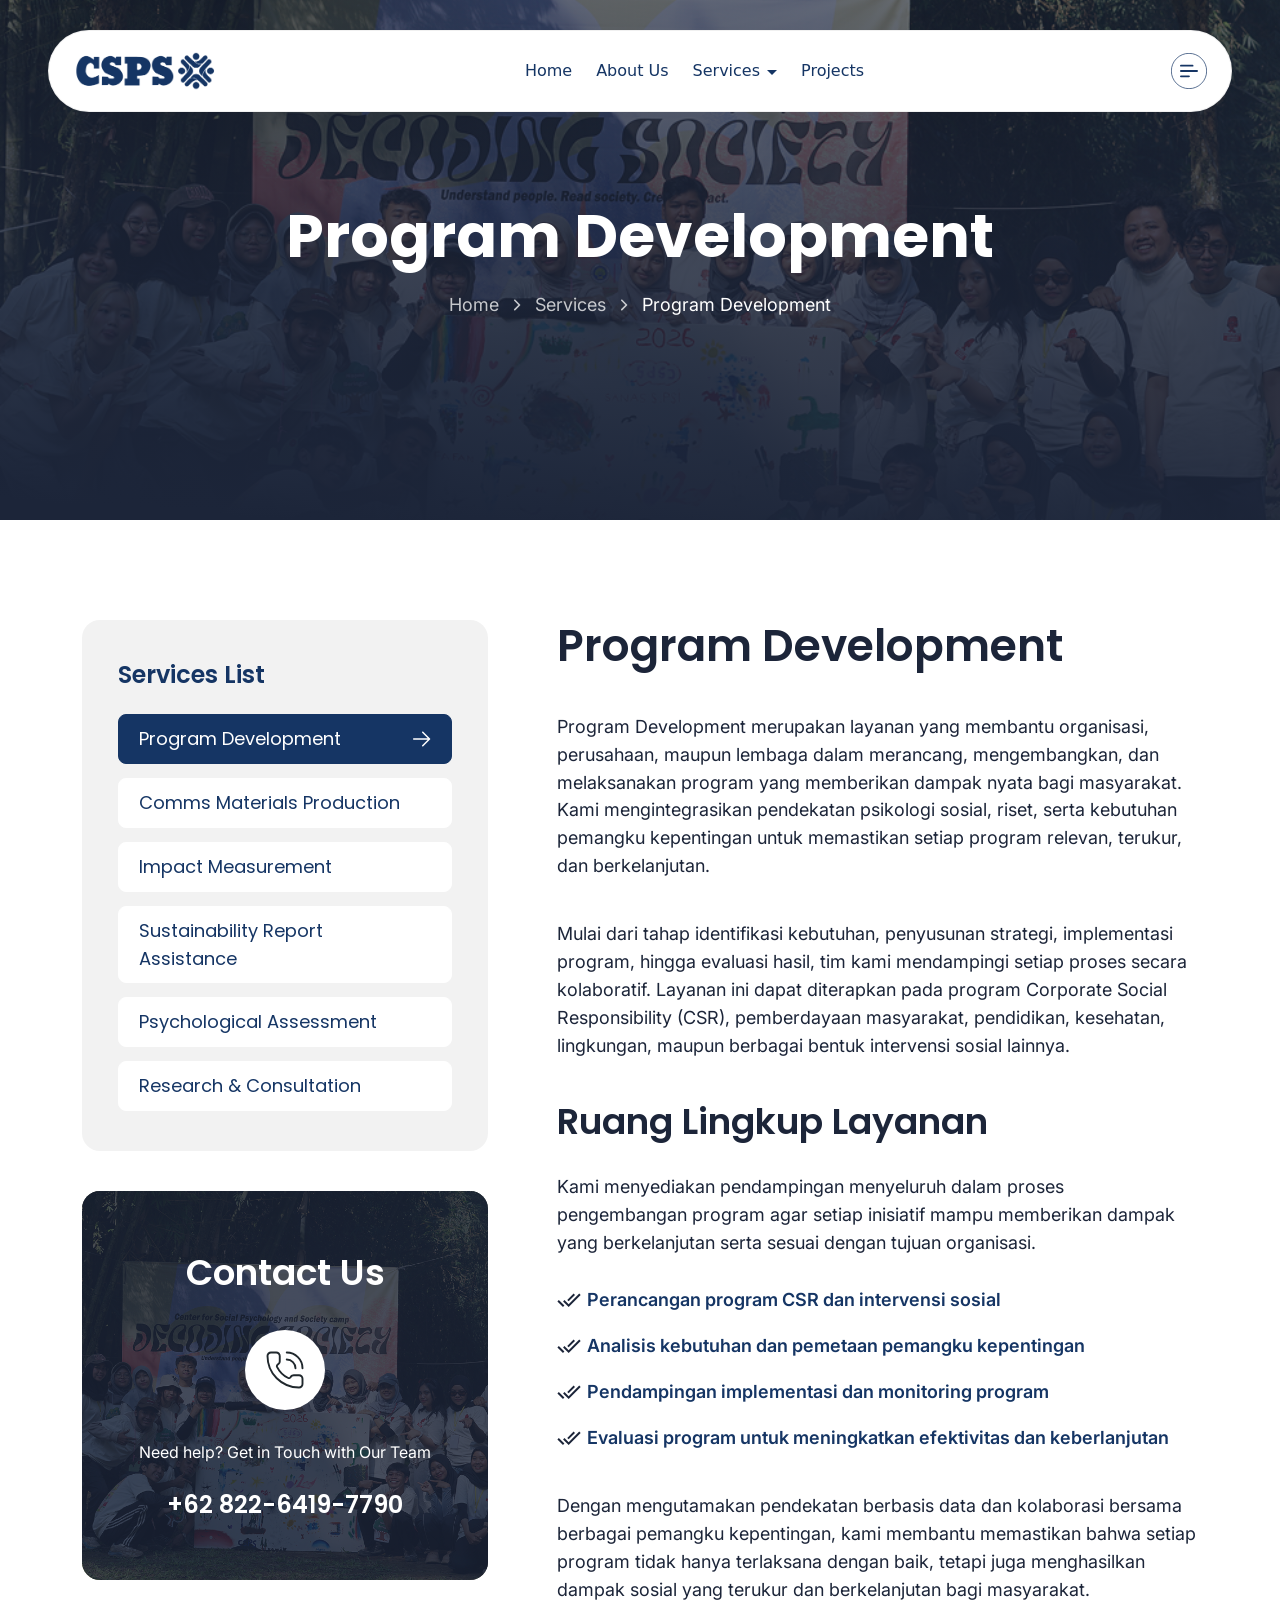
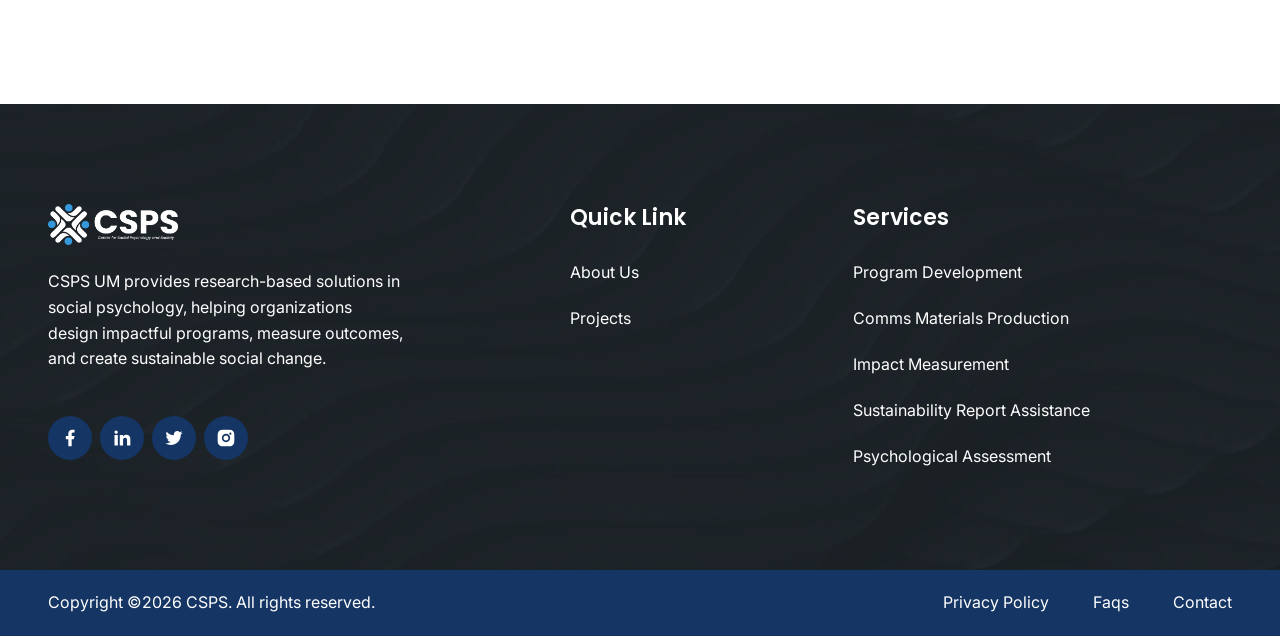
<file: services/program-development.html>
<!doctype html>
<html lang="en" class="no-js">

<head>
  <title>CSPS UM - Center for Social Psychology and Society</title>
  <link rel="shortcut icon" href="../assets/img/Logo_CSPS.png" type="image/x-icon">

  <!-- Meta Tags -->
  <meta charset="utf-8">
  <meta http-equiv="X-UA-Compatible" content="IE=edge">
  <meta name="viewport" content="width=device-width, initial-scale=1, shrink-to-fit=no">
  <meta name="view-transition" content="same-origin">
  <meta name="theme-color" content="#153564">

  <meta property="og:site_name" content="CSPS UM">
  <meta property="og:url" content="https://cspsum.vercel.app">
  <meta property="og:title" content="CSPS UM - Bridging Minds, Empowering Communities">
  <meta property="og:description"
    content="Center for Social Psychology Studies Universitas Negeri Malang. Advancing social psychology through research, education, and community engagement.">
  <meta name="Center for Social Psychology Studies Universitas N9" content="summary_large_image">
  <meta name="description"
    content="CSPS UM is a center for learning, research, and community engagement in Social Psychology. We connect knowledge with real-world impact, empowering individuals and communities to create positive social change.">
  <!-- fonts -->
  <link rel="preconnect" href="https://fonts.googleapis.com/">
  <link rel="preconnect" href="https://fonts.gstatic.com/" crossorigin>
  <link
    href="https://fonts.googleapis.com/css2?family=Inter:ital,opsz,wght@0,14..32,100..900;1,14..32,100..900&amp;family=Poppins:ital,wght@0,100;0,200;0,300;0,400;0,500;0,600;0,700;0,800;0,900;1,100;1,200;1,300;1,400;1,500;1,600;1,700;1,800;1,900&amp;display=swap"
    rel="stylesheet">

  <!-- all css -->
  <link rel="stylesheet" href="../assets/css/vendor.css">
  <style>
    :root {
      /* Typography */
      --font-body--family: "Inter", sans-serif;
      --font-body--style: normal;
      --font-body--weight: 400;

      --font-heading--family: "Poppins", sans-serif;
      --font-heading--style: normal;
      --font-heading--weight: 600;

      --font-button--family: "Poppins", sans-serif;
      --font-button--style: normal;
      --font-button--weight: 600;

      /* h1-h6 */
      --font-h1--size: 60px;
      --font-h2--size: 48px;
      --font-h3--size: 36px;
      --font-h4--size: 24px;
      --font-h5--size: 20px;
      --font-h6--size: 16px;

      /* header nav */
      --font-nav-main: 16px;

      /* Colors */
      --color-background: rgba(255, 255, 255, 1);
      --color-foreground: rgba(28, 37, 57, 1);
      --color-foreground-heading: rgba(28, 37, 57, 1);
      --color-foreground-subheading: rgba(93, 102, 111, 1);
      --color-background-subheading: rgba(255, 255, 255, 0.1);
      --color-border-subheading-bg: rgba(32, 40, 45, 0.1);
      --color-primary: rgba(28, 37, 57, 1);
      --color-primary-background: rgba(28, 37, 57, 1);
      --color-primary-hover: rgba(28, 37, 57, 1);
      --color-primary-background-hover: rgba(28, 37, 57, 1);
      --color-border: rgba(255, 255, 255, 0.3);
      --color-border-hover: rgba(93, 102, 111, 0.5);
      --color-shadow: rgba(0, 0, 0, 1);
      --color-overlay: rgba(28, 37, 57, 0.6);

      /* Buttons */
      --font-button-size: 16px;
      --font-button-size-mobile: 16px;
      --style-button-height: 56px;
      --style-button-height-mobile: 48px;
      --style-button-slim-height: 52px;
      --style-button-slim-height-mobile: 40px;
      --style-cta-underline-offset: 5px;
      --style-cta-underline-thickness: 1px;

      /* Colors - Primary Button */
      --color-primary-button-text: rgba(255, 255, 255, 1);
      --color-primary-button-background: rgba(32, 40, 45, 1);
      --color-primary-button-border: rgba(32, 40, 45, 1);
      --color-primary-button-icon: rgba(28, 37, 57, 1);
      --color-primary-button-icon-background: rgba(255, 255, 255, 1);

      --color-primary-button-hover-text: rgba(32, 40, 45, 1);
      --color-primary-button-hover-background: rgba(255, 255, 255, 1);
      --color-primary-button-hover-border: rgba(32, 40, 45, 1);
      --color-primary-button-hover-icon: rgba(255, 255, 255, 1);
      --color-primary-button-hover-icon-background: rgba(28, 37, 57, 1);

      /* Colors - Secondary Button */
      --color-secondary-button-text: rgba(32, 40, 45, 1);
      --color-secondary-button-background: rgba(255, 255, 255, 1);
      --color-secondary-button-border: rgba(255, 255, 255, 1);
      --color-secondary-button-icon: rgba(255, 255, 255, 1);
      --color-secondary-button-icon-background: rgba(32, 40, 45, 1);

      --color-secondary-button-hover-text: rgba(255, 255, 255, 1);
      --color-secondary-button-hover-background: rgba(32, 40, 45, 1);
      --color-secondary-button-hover-border: rgba(32, 40, 45, 1);
      --color-secondary-button-hover-icon: rgba(28, 37, 57, 1);
      --color-secondary-button-hover-icon-background: rgba(255, 255, 255, 1);

      /* Colors - Input */
      --color-input-background: rgba(255, 255, 255, 1);
      --color-input-text: rgba(93, 102, 111, 1);
      --color-input-border: rgba(93, 102, 111, 0.2);
      --color-input-hover-background: rgba(255, 255, 255, 1);
      --color-input-hover-text: rgba(93, 102, 111, 1);
      --color-input-hover-border: rgba(93, 102, 111, 0.2);

      /* Borders */
      --style-border-width-buttons-primary: 1px;
      --style-border-width-buttons-secondary: 1px;
      --style-border-radius-buttons-primary: 40px;
      --style-border-radius-buttons-secondary: 40px;

      --style-border-width-inputs: 1px;
      --style-border-radius-inputs: 8px;
      --style-border-width: 1px;

      /* Focus */
      --focus-outline-width: 1px;
      --focus-outline-offset: 3px;

      /* Pagination */
      --style-pagination-border-width: 1px;
      --pagination-item-foreground: rgba(28, 37, 57, 1);
      --pagination-item-background: rgba(242, 242, 242, 1);
      --pagination-item-border: rgba(242, 242, 242, 1);
      --pagination-item-active-foreground: rgba(255, 255, 255, 1);
      --pagination-item-active-background: rgba(28, 37, 57, 1);
      --pagination-item-active-border: rgba(28, 37, 57, 1);

      /* Swiper */
      --swiper-navigation-size: 16px;
      --swiper-navigation-color: rgba(255, 255, 255, 1);
      --swiper-navigation-background-color: transparent;
      --swiper-navigation-hover-color: rgba(255, 255, 255, 1);
      --swiper-navigation-hover-background-color: rgba(255, 255, 255, 0.15);
      --swiper-pagination-bullet-inactive-color: rgba(242, 242, 242);
      --swiper-pagination-color: rgba(28, 37, 57, 1);
      --swiper-pagination-bullet-inactive-opacity: 1;
    }

    @media (max-width: 767px) {
      :root {
        --font-h1--size: 48px;
        --font-h2--size: 40px;
        --font-h3--size: 28px;
        --font-h4--size: 20px;
        --font-h5--size: 18px;
      }
    }
  </style>
  <link rel="stylesheet" href="../assets/css/style.css">
</head>

<body>
  <!-- Header 1 -->
  <sticky-header data-sticky-type="always">
    <header class="header-2 header-floating">
      <div class="container-fluid">
        <div class="header-grid">
          <a class="header-logo" href="../index.html" aria-label="CSPS">
            <img src="../assets/img/logo.png" alt="CSPS Logo" height="32">
          </a>
          <drawer-menu>
            <nav class="header-nav drawer-menu">
              <div class="d-lg-none header-nav-headings">
                <a class="header-logo" href="../index.html" aria-label="CSPS">
                  <img src="../assets/img/logo.png" alt="CSPS Logo" style="width: 130px;" height="32" loading="lazy">
                </a>
                <drawer-opener class="svg-wrapper menu-close" data-drawer=".drawer-menu">
                  <svg width="30px" height="30px" viewBox="0 0 24 24" fill="none" xmlns="http://www.w3.org/2000/svg">
                    <path
                      d="M8.00386 9.41816C7.61333 9.02763 7.61334 8.39447 8.00386 8.00395C8.39438 7.61342 9.02755 7.61342 9.41807 8.00395L12.0057 10.5916L14.5907 8.00657C14.9813 7.61605 15.6144 7.61605 16.0049 8.00657C16.3955 8.3971 16.3955 9.03026 16.0049 9.42079L13.4199 12.0058L16.0039 14.5897C16.3944 14.9803 16.3944 15.6134 16.0039 16.0039C15.6133 16.3945 14.9802 16.3945 14.5896 16.0039L12.0057 13.42L9.42097 16.0048C9.03045 16.3953 8.39728 16.3953 8.00676 16.0048C7.61624 15.6142 7.61624 14.9811 8.00676 14.5905L10.5915 12.0058L8.00386 9.41816Z"
                      fill="currentColor" />
                    <path fill-rule="evenodd" clip-rule="evenodd"
                      d="M23 12C23 18.0751 18.0751 23 12 23C5.92487 23 1 18.0751 1 12C1 5.92487 5.92487 1 12 1C18.0751 1 23 5.92487 23 12ZM3.00683 12C3.00683 16.9668 7.03321 20.9932 12 20.9932C16.9668 20.9932 20.9932 16.9668 20.9932 12C20.9932 7.03321 16.9668 3.00683 12 3.00683C7.03321 3.00683 3.00683 7.03321 3.00683 12Z"
                      fill="currentColor" />
                  </svg>
                </drawer-opener>
              </div>
              <ul class="header-menu list-unstyled">
                <li class="nav-item">
                  <a class="menu-link menu-link-main menu-accrodion" href="../index.html">
                    Home
                  </a>
                </li>
                <li class="nav-item">
                  <a class="menu-link menu-link-main" href="../about.html">
                    About Us
                  </a>
                </li>
                <li class="nav-item">
                  <a class="menu-link menu-link-main menu-accrodion" href="./services.html">
                    Services
                    <svg width="10" height="5" viewBox="0 0 10 5" fill="none" xmlns="http://www.w3.org/2000/svg">
                      <path d="M5 5L0 0H10L5 5Z" fill="currentColor" />
                    </svg>
                  </a>
                  <div class="header-submenu menu-absolute submenu-color">
                    <ul class="list-unstyled">
                      <li class="nav-item">
                        <a class="menu-link" href="../services/program-development.html">
                          Program Development
                        </a>
                      </li>
                      <li class="nav-item">
                        <a class="menu-link" href="../services/comms-materials-production.html">
                          Comms Materials Production
                        </a>
                      </li>
                      <li class="nav-item">
                        <a class="menu-link" href="../services/impact-measurement.html">
                          Impact Measurement
                        </a>
                      </li>
                      <li class="nav-item">
                        <a class="menu-link" href="../services/sustainability-report-assistance.html">
                          Sustainability Report Assistance
                        </a>
                      </li>
                      <li class="nav-item">
                        <a class="menu-link" href="../services/psychological-assessment.html">
                          Psychological Assessment
                        </a>
                      </li>
                    </ul>
                  </div>
                </li>
                <li class="nav-item">
                  <a class="menu-link menu-link-main" href="../projects.html">
                    Projects
                  </a>
                </li>
              </ul>

              <div class="drawer-content d-lg-none">
                <div class="drawer-block drawer-block-contact">
                  <div class="drawer-heading text text-18">Quick Contact</div>
                  <ul class="drawer-additional-menu list-unstyled flex-direction-column">
                    <li class="nav-item">
                      <div class="menu-link no-hover">
                        <svg xmlns="http://www.w3.org/2000/svg" fill="none" viewBox="0 0 24 24" stroke-width="1.5"
                          stroke="currentColor" class="size-6">
                          <path stroke-linecap="round" stroke-linejoin="round"
                            d="M15 10.5a3 3 0 1 1-6 0 3 3 0 0 1 6 0Z" />
                          <path stroke-linecap="round" stroke-linejoin="round"
                            d="M19.5 10.5c0 7.142-7.5 11.25-7.5 11.25S4.5 17.642 4.5 10.5a7.5 7.5 0 1 1 15 0Z" />
                        </svg>

                        <a href="https://share.google/dpRsDNbhYyHIWgLW3" target="_blank" rel="noopener noreferrer">
                          Gedung B4, Jl. Semarang No.5, Sumbersari, Kec. Lowokwaru, Kota Malang, Jawa Timur 65145,
                          Indonesia
                        </a>
                      </div>
                    </li>
                    <li class="nav-item">
                      <a class="menu-link" href="https://wa.me/6282264197790?text=Halo%2C%20saya%20ingin%20bertanya.">
                        <svg xmlns="http://www.w3.org/2000/svg" fill="none" viewBox="0 0 24 24" stroke-width="1.5"
                          stroke="currentColor" class="size-6">
                          <path stroke-linecap="round" stroke-linejoin="round"
                            d="M14.25 9.75v-4.5m0 4.5h4.5m-4.5 0 6-6m-3 18c-8.284 0-15-6.716-15-15V4.5A2.25 2.25 0 0 1 4.5 2.25h1.372c.516 0 .966.351 1.091.852l1.106 4.423c.11.44-.054.902-.417 1.173l-1.293.97a1.062 1.062 0 0 0-.38 1.21 12.035 12.035 0 0 0 7.143 7.143c.441.162.928-.004 1.21-.38l.97-1.293a1.125 1.125 0 0 1 1.173-.417l4.423 1.106c.5.125.852.575.852 1.091V19.5a2.25 2.25 0 0 1-2.25 2.25h-2.25Z" />
                        </svg>
                        08988888888888
                      </a>
                    </li>
                    <li class="nav-item">
                      <a class="menu-link" href="https://mail.google.com/mail/?view=cm&fs=1&to=csps@um.ac.id">
                        <svg xmlns="http://www.w3.org/2000/svg" fill="none" viewBox="0 0 24 24" stroke-width="1.5"
                          stroke="currentColor" class="size-6">
                          <path stroke-linecap="round" stroke-linejoin="round"
                            d="M21.75 9v.906a2.25 2.25 0 0 1-1.183 1.981l-6.478 3.488M2.25 9v.906a2.25 2.25 0 0 0 1.183 1.981l6.478 3.488m8.839 2.51-4.66-2.51m0 0-1.023-.55a2.25 2.25 0 0 0-2.134 0l-1.022.55m0 0-4.661 2.51m16.5 1.615a2.25 2.25 0 0 1-2.25 2.25h-15a2.25 2.25 0 0 1-2.25-2.25V8.844a2.25 2.25 0 0 1 1.183-1.981l7.5-4.039a2.25 2.25 0 0 1 2.134 0l7.5 4.039a2.25 2.25 0 0 1 1.183 1.98V19.5Z" />
                        </svg>
                        csps@um.ac.id
                      </a>
                    </li>
                  </ul>
                </div>
              </div>

            </nav>
          </drawer-menu>
          <div class="header-actions d-flex align-items-center">
            <a href="https://wa.me/6282264197790?text=Halo%20CSPS%20UM,%20saya%20ingin%20berkonsultasi."
              aria-label="Hubungi kami melalui WhatsApp" class="button button--primary button--slim" target="_blank"
              rel="noopener noreferrer">
              Get in Touch
              <span class="svg-wrapper">
                <svg class="icon-20" width="20" height="20" viewBox="0 0 20 20" fill="none"
                  xmlns="http://www.w3.org/2000/svg">
                  <path
                    d="M13.3365 7.84518L6.16435 15.0173L4.98584 13.8388L12.158 6.66667H5.83652V5H15.0032V14.1667H13.3365V7.84518Z"
                    fill="currentColor"></path>
                </svg>
              </span>
            </a>
            <drawer-opener class="svg-wrapper menu-open d-lg-none" data-drawer=".drawer-menu">
              <svg width="52" height="52" viewBox="0 0 52 52" fill="none" xmlns="http://www.w3.org/2000/svg">
                <circle cx="26" cy="26" r="25.5" fill="white" stroke="currentColor" />
                <path
                  d="M32.5 18.2857C32.5 17.5757 31.9179 17 31.2 17H14.3C13.5821 17 13 17.5757 13 18.2857C13 18.9958 13.5821 19.5714 14.3 19.5714H31.2C31.9179 19.5714 32.5 18.9957 32.5 18.2857ZM14.3 24.7143H37.7C38.4179 24.7143 39 25.29 39 26C39 26.7101 38.4179 27.2857 37.7 27.2857H14.3C13.5821 27.2857 13 26.7101 13 26C13 25.29 13.5821 24.7143 14.3 24.7143ZM14.3 32.4286H26C26.7179 32.4286 27.3 33.0042 27.3 33.7143C27.3 34.4243 26.7179 35 26 35H14.3C13.5821 35 13 34.4243 13 33.7143C13 33.0042 13.5821 32.4286 14.3 32.4286Z"
                  fill="currentColor" />
              </svg>
            </drawer-opener>
            <drawer-opener class="svg-wrapper menu-open d-none d-lg-flex" data-drawer=".drawer-additional">
              <svg width="52" height="52" viewBox="0 0 52 52" fill="none" xmlns="http://www.w3.org/2000/svg">
                <circle cx="26" cy="26" r="25.5" fill="white" stroke="currentColor" />
                <path
                  d="M32.5 18.2857C32.5 17.5757 31.9179 17 31.2 17H14.3C13.5821 17 13 17.5757 13 18.2857C13 18.9958 13.5821 19.5714 14.3 19.5714H31.2C31.9179 19.5714 32.5 18.9957 32.5 18.2857ZM14.3 24.7143H37.7C38.4179 24.7143 39 25.29 39 26C39 26.7101 38.4179 27.2857 37.7 27.2857H14.3C13.5821 27.2857 13 26.7101 13 26C13 25.29 13.5821 24.7143 14.3 24.7143ZM14.3 32.4286H26C26.7179 32.4286 27.3 33.0042 27.3 33.7143C27.3 34.4243 26.7179 35 26 35H14.3C13.5821 35 13 34.4243 13 33.7143C13 33.0042 13.5821 32.4286 14.3 32.4286Z"
                  fill="currentColor" />
              </svg>
            </drawer-opener>
          </div>
        </div>
      </div>
    </header>
  </sticky-header>

  <div class="theme-drawer drawer-additional" data-position="right">
    <div class="drawer-headings">
      <a class="header-logo" href="../../index.html" aria-label="Consulo">
        <img src="../assets/img/logo.png" alt="Consulo Logo" style="width: 130px;" height="32" loading="lazy">
      </a>
      <drawer-opener class="svg-wrapper menu-close" data-drawer=".drawer-additional">
        <svg width="30px" height="30px" viewBox="0 0 24 24" fill="none" xmlns="http://www.w3.org/2000/svg">
          <path
            d="M8.00386 9.41816C7.61333 9.02763 7.61334 8.39447 8.00386 8.00395C8.39438 7.61342 9.02755 7.61342 9.41807 8.00395L12.0057 10.5916L14.5907 8.00657C14.9813 7.61605 15.6144 7.61605 16.0049 8.00657C16.3955 8.3971 16.3955 9.03026 16.0049 9.42079L13.4199 12.0058L16.0039 14.5897C16.3944 14.9803 16.3944 15.6134 16.0039 16.0039C15.6133 16.3945 14.9802 16.3945 14.5896 16.0039L12.0057 13.42L9.42097 16.0048C9.03045 16.3953 8.39728 16.3953 8.00676 16.0048C7.61624 15.6142 7.61624 14.9811 8.00676 14.5905L10.5915 12.0058L8.00386 9.41816Z"
            fill="currentColor" />
          <path fill-rule="evenodd" clip-rule="evenodd"
            d="M23 12C23 18.0751 18.0751 23 12 23C5.92487 23 1 18.0751 1 12C1 5.92487 5.92487 1 12 1C18.0751 1 23 5.92487 23 12ZM3.00683 12C3.00683 16.9668 7.03321 20.9932 12 20.9932C16.9668 20.9932 20.9932 16.9668 20.9932 12C20.9932 7.03321 16.9668 3.00683 12 3.00683C7.03321 3.00683 3.00683 7.03321 3.00683 12Z"
            fill="currentColor" />
        </svg>
      </drawer-opener>
    </div>
    <div class="drawer-content">
      <div class="drawer-block drawer-block-contact">
        <div class="drawer-heading text text-18">Quick Contact</div>
        <ul class="drawer-additional-menu list-unstyled flex-direction-column">
          <li class="nav-item">
            <div class="menu-link no-hover">
              <svg xmlns="http://www.w3.org/2000/svg" fill="none" viewBox="0 0 24 24" stroke-width="1.5"
                stroke="currentColor">
                <path stroke-linecap="round" stroke-linejoin="round" d="M15 10.5a3 3 0 1 1-6 0 3 3 0 0 1 6 0Z" />
                <path stroke-linecap="round" stroke-linejoin="round"
                  d="M19.5 10.5c0 7.142-7.5 11.25-7.5 11.25S4.5 17.642 4.5 10.5a7.5 7.5 0 1 1 15 0Z" />
              </svg>
              Gedung B4, Jl. Semarang No.5, Sumbersari, Kec. Lowokwaru, Kota Malang, Jawa Timur 65145, Indonesia
            </div>
          </li>
          <li class="nav-item">
            <a class="menu-link" href="https://wa.me/6282264197790?text=Halo%2C%20saya%20ingin%20bertanya.">
              <svg xmlns="http://www.w3.org/2000/svg" fill="none" viewBox="0 0 24 24" stroke-width="1.5"
                stroke="currentColor">
                <path stroke-linecap="round" stroke-linejoin="round"
                  d="M14.25 9.75v-4.5m0 4.5h4.5m-4.5 0 6-6m-3 18c-8.284 0-15-6.716-15-15V4.5A2.25 2.25 0 0 1 4.5 2.25h1.372c.516 0 .966.351 1.091.852l1.106 4.423c.11.44-.054.902-.417 1.173l-1.293.97a1.062 1.062 0 0 0-.38 1.21 12.035 12.035 0 0 0 7.143 7.143c.441.162.928-.004 1.21-.38l.97-1.293a1.125 1.125 0 0 1 1.173-.417l4.423 1.106c.5.125.852.575.852 1.091V19.5a2.25 2.25 0 0 1-2.25 2.25h-2.25Z" />
              </svg>
              +62 822-6419-7790
            </a>
          </li>
          <li class="nav-item">
            <a class="menu-link" href="https://mail.google.com/mail/?view=cm&fs=1&to=csps@um.ac.id">
              <svg xmlns="http://www.w3.org/2000/svg" fill="none" viewBox="0 0 24 24" stroke-width="1.5"
                stroke="currentColor">
                <path stroke-linecap="round" stroke-linejoin="round"
                  d="M21.75 9v.906a2.25 2.25 0 0 1-1.183 1.981l-6.478 3.488M2.25 9v.906a2.25 2.25 0 0 0 1.183 1.981l6.478 3.488m8.839 2.51-4.66-2.51m0 0-1.023-.55a2.25 2.25 0 0 0-2.134 0l-1.022.55m0 0-4.661 2.51m16.5 1.615a2.25 2.25 0 0 1-2.25 2.25h-15a2.25 2.25 0 0 1-2.25-2.25V8.844a2.25 2.25 0 0 1 1.183-1.981l7.5-4.039a2.25 2.25 0 0 1 2.134 0l7.5 4.039a2.25 2.25 0 0 1 1.183 1.98V19.5Z" />
              </svg>
              csps@um.ac.id
            </a>
          </li>
        </ul>
      </div>
    </div>
  </div>

  <!-- Main -->
  <main>
    <!-- Page Banner -->
    <div class="page-banner overlay">
      <picture class="media media-bg">
        <source media="(max-width: 575px)" srcset="../assets/img/banner/page-banner-575.jpg">
        <source media="(max-width: 991px)" srcset="../assets/img/banner/page-banner-991.jpg">
        <img src="../assets/img/slider-1.jpg" width="1920" height="520" loading="eager" alt="Page Banner Image">
      </picture>
      <div class="page-banner-content">
        <div class="container text-center">
          <h1 class="heading text-80 fw-700" data-aos="fade-up">
            Program Development
          </h1>
          <ul class="breadcrumb list-unstyled" data-aos="fade-up" data-aos-delay="100">
            <li>
              <a href="../index.html" class="text text-18" aria-label="Home Page">
                Home
              </a>
            </li>
            <li>
              <svg width="8" height="12" viewBox="0 0 8 12" fill="none" xmlns="http://www.w3.org/2000/svg">
                <path fill-rule="evenodd" clip-rule="evenodd"
                  d="M7.08929 5.40903C7.24552 5.5653 7.33328 5.77723 7.33328 5.9982C7.33328 6.21917 7.24552 6.43109 7.08929 6.58736L2.37512 11.3015C2.29825 11.3811 2.2063 11.4446 2.10463 11.4883C2.00296 11.532 1.89361 11.5549 1.78296 11.5559C1.67231 11.5569 1.56258 11.5358 1.46016 11.4939C1.35775 11.452 1.2647 11.3901 1.18646 11.3119C1.10822 11.2336 1.04634 11.1406 1.00444 11.0382C0.962537 10.9357 0.941453 10.826 0.942414 10.7154C0.943376 10.6047 0.966364 10.4954 1.01004 10.3937C1.05371 10.292 1.1172 10.2001 1.19679 10.1232L5.32179 5.9982L1.19679 1.8732C1.04499 1.71603 0.960996 1.50553 0.962894 1.28703C0.964793 1.06853 1.05243 0.859522 1.20694 0.705015C1.36145 0.550508 1.57046 0.462868 1.78896 0.460969C2.00745 0.45907 2.21795 0.543066 2.37512 0.694864L7.08929 5.40903Z"
                  fill="currentColor" />
              </svg>
            </li>
            <li>
              <a href="./services.html" class="text text-18" aria-label="Home Page">
                Services
              </a>
            </li>
            <li>
              <svg width="8" height="12" viewBox="0 0 8 12" fill="none" xmlns="http://www.w3.org/2000/svg">
                <path fill-rule="evenodd" clip-rule="evenodd"
                  d="M7.08929 5.40903C7.24552 5.5653 7.33328 5.77723 7.33328 5.9982C7.33328 6.21917 7.24552 6.43109 7.08929 6.58736L2.37512 11.3015C2.29825 11.3811 2.2063 11.4446 2.10463 11.4883C2.00296 11.532 1.89361 11.5549 1.78296 11.5559C1.67231 11.5569 1.56258 11.5358 1.46016 11.4939C1.35775 11.452 1.2647 11.3901 1.18646 11.3119C1.10822 11.2336 1.04634 11.1406 1.00444 11.0382C0.962537 10.9357 0.941453 10.826 0.942414 10.7154C0.943376 10.6047 0.966364 10.4954 1.01004 10.3937C1.05371 10.292 1.1172 10.2001 1.19679 10.1232L5.32179 5.9982L1.19679 1.8732C1.04499 1.71603 0.960996 1.50553 0.962894 1.28703C0.964793 1.06853 1.05243 0.859522 1.20694 0.705015C1.36145 0.550508 1.57046 0.462868 1.78896 0.460969C2.00745 0.45907 2.21795 0.543066 2.37512 0.694864L7.08929 5.40903Z"
                  fill="currentColor" />
              </svg>
            </li>
            <li>
              <a role="link" aria-disabled="true" class="text text-18 active">
                Program Development
              </a>
            </li>
          </ul>
        </div>
      </div>
    </div>

    <!-- Service Details -->
    <div class="page-service-details mt-100 mb-100">
      <div class="container">
        <drawer-opener class="open-sidebar svg-wrapper text text-10 fw-500 d-lg-none"
          data-drawer=".drawer-service-sidebar" data-aos="fade-up">
          <svg xmlns="http://www.w3.org/2000/svg" fill="none" viewBox="0 0 24 24" stroke-width="1.5"
            stroke="currentColor">
            <path stroke-linecap="round" stroke-linejoin="round"
              d="M12 3c2.755 0 5.455.232 8.083.678.533.09.917.556.917 1.096v1.044a2.25 2.25 0 0 1-.659 1.591l-5.432 5.432a2.25 2.25 0 0 0-.659 1.591v2.927a2.25 2.25 0 0 1-1.244 2.013L9.75 21v-6.568a2.25 2.25 0 0 0-.659-1.591L3.659 7.409A2.25 2.25 0 0 1 3 5.818V4.774c0-.54.384-1.006.917-1.096A48.32 48.32 0 0 1 12 3Z" />
          </svg>
          Lainnya
        </drawer-opener>
        <div class="row">
          <div class="col-12 col-lg-5">
            <div class="sidebar-filter drawer-service-sidebar">
              <div class="drawer-headings d-lg-none" data-aos="fade-up">
                <div class="heading text-24">Filter</div>
                <drawer-opener class="svg-wrapper menu-close" data-drawer=".drawer-service-sidebar">
                  <svg width="30px" height="30px" viewBox="0 0 24 24" fill="none" xmlns="http://www.w3.org/2000/svg">
                    <path
                      d="M8.00386 9.41816C7.61333 9.02763 7.61334 8.39447 8.00386 8.00395C8.39438 7.61342 9.02755 7.61342 9.41807 8.00395L12.0057 10.5916L14.5907 8.00657C14.9813 7.61605 15.6144 7.61605 16.0049 8.00657C16.3955 8.3971 16.3955 9.03026 16.0049 9.42079L13.4199 12.0058L16.0039 14.5897C16.3944 14.9803 16.3944 15.6134 16.0039 16.0039C15.6133 16.3945 14.9802 16.3945 14.5896 16.0039L12.0057 13.42L9.42097 16.0048C9.03045 16.3953 8.39728 16.3953 8.00676 16.0048C7.61624 15.6142 7.61624 14.9811 8.00676 14.5905L10.5915 12.0058L8.00386 9.41816Z"
                      fill="currentColor"></path>
                    <path fill-rule="evenodd" clip-rule="evenodd"
                      d="M23 12C23 18.0751 18.0751 23 12 23C5.92487 23 1 18.0751 1 12C1 5.92487 5.92487 1 12 1C18.0751 1 23 5.92487 23 12ZM3.00683 12C3.00683 16.9668 7.03321 20.9932 12 20.9932C16.9668 20.9932 20.9932 16.9668 20.9932 12C20.9932 7.03321 16.9668 3.00683 12 3.00683C7.03321 3.00683 3.00683 7.03321 3.00683 12Z"
                      fill="currentColor"></path>
                  </svg>
                </drawer-opener>
              </div>
              <aside class="service-sidebar">
                <div class="sidebar-widget radius18" data-aos="fade-up">
                  <h2 class="sidebar-heading heading text-24">
                    Services List
                  </h2>
                  <ul class="secvice-categories list-unstyled">
                    <li>
                      <a class="secvice-category subheading subheading-bg active text-18 fw-400"
                        href="program-development.html" aria-label="blog category">
                        Program Development
                        <svg viewBox="0 0 18 16" fill="none" xmlns="http://www.w3.org/2000/svg">
                          <path
                            d="M14.6895 7.25095H0.75C0.551088 7.25095 0.360322 7.32997 0.21967 7.47062C0.0790178 7.61127 0 7.80203 0 8.00095C0 8.19986 0.0790178 8.39063 0.21967 8.53128C0.360322 8.67193 0.551088 8.75095 0.75 8.75095H14.6895L9.219 14.2199C9.07817 14.3608 8.99905 14.5518 8.99905 14.7509C8.99905 14.9501 9.07817 15.1411 9.219 15.2819C9.35983 15.4228 9.55084 15.5019 9.75 15.5019C9.94916 15.5019 10.1402 15.4228 10.281 15.2819L17.031 8.53195C17.1008 8.46228 17.1563 8.37951 17.1941 8.2884C17.2319 8.19728 17.2513 8.0996 17.2513 8.00095C17.2513 7.9023 17.2319 7.80462 17.1941 7.7135C17.1563 7.62238 17.1008 7.53962 17.031 7.46995L10.281 0.719947C10.1402 0.579117 9.94916 0.5 9.75 0.5C9.55084 0.5 9.35983 0.579117 9.219 0.719947C9.07817 0.860777 8.99905 1.05178 8.99905 1.25095C8.99905 1.45011 9.07817 1.64112 9.219 1.78195L14.6895 7.25095Z"
                            fill="currentColor" />
                        </svg>
                      </a>
                    </li>
                    <li>
                      <a class="secvice-category subheading subheading-bg text-18 fw-400"
                        href="./comms-materials-production.html" aria-label="blog category">
                        Comms Materials Production
                        <svg viewBox="0 0 18 16" fill="none" xmlns="http://www.w3.org/2000/svg">
                          <path
                            d="M14.6895 7.25095H0.75C0.551088 7.25095 0.360322 7.32997 0.21967 7.47062C0.0790178 7.61127 0 7.80203 0 8.00095C0 8.19986 0.0790178 8.39063 0.21967 8.53128C0.360322 8.67193 0.551088 8.75095 0.75 8.75095H14.6895L9.219 14.2199C9.07817 14.3608 8.99905 14.5518 8.99905 14.7509C8.99905 14.9501 9.07817 15.1411 9.219 15.2819C9.35983 15.4228 9.55084 15.5019 9.75 15.5019C9.94916 15.5019 10.1402 15.4228 10.281 15.2819L17.031 8.53195C17.1008 8.46228 17.1563 8.37951 17.1941 8.2884C17.2319 8.19728 17.2513 8.0996 17.2513 8.00095C17.2513 7.9023 17.2319 7.80462 17.1941 7.7135C17.1563 7.62238 17.1008 7.53962 17.031 7.46995L10.281 0.719947C10.1402 0.579117 9.94916 0.5 9.75 0.5C9.55084 0.5 9.35983 0.579117 9.219 0.719947C9.07817 0.860777 8.99905 1.05178 8.99905 1.25095C8.99905 1.45011 9.07817 1.64112 9.219 1.78195L14.6895 7.25095Z"
                            fill="currentColor" />
                        </svg>
                      </a>
                    </li>
                    <li>
                      <a class="secvice-category subheading subheading-bg text-18 fw-400"
                        href="program-development.html" aria-label="blog category">
                        Impact Measurement
                        <svg viewBox="0 0 18 16" fill="none" xmlns="http://www.w3.org/2000/svg">
                          <path
                            d="M14.6895 7.25095H0.75C0.551088 7.25095 0.360322 7.32997 0.21967 7.47062C0.0790178 7.61127 0 7.80203 0 8.00095C0 8.19986 0.0790178 8.39063 0.21967 8.53128C0.360322 8.67193 0.551088 8.75095 0.75 8.75095H14.6895L9.219 14.2199C9.07817 14.3608 8.99905 14.5518 8.99905 14.7509C8.99905 14.9501 9.07817 15.1411 9.219 15.2819C9.35983 15.4228 9.55084 15.5019 9.75 15.5019C9.94916 15.5019 10.1402 15.4228 10.281 15.2819L17.031 8.53195C17.1008 8.46228 17.1563 8.37951 17.1941 8.2884C17.2319 8.19728 17.2513 8.0996 17.2513 8.00095C17.2513 7.9023 17.2319 7.80462 17.1941 7.7135C17.1563 7.62238 17.1008 7.53962 17.031 7.46995L10.281 0.719947C10.1402 0.579117 9.94916 0.5 9.75 0.5C9.55084 0.5 9.35983 0.579117 9.219 0.719947C9.07817 0.860777 8.99905 1.05178 8.99905 1.25095C8.99905 1.45011 9.07817 1.64112 9.219 1.78195L14.6895 7.25095Z"
                            fill="currentColor" />
                        </svg>
                      </a>
                    </li>
                    <li>
                      <a class="secvice-category subheading subheading-bg text-18 fw-400"
                        href="./sustainability-report-assistance.html" aria-label="blog category">
                        Sustainability Report Assistance
                        <svg viewBox="0 0 18 16" fill="none" xmlns="http://www.w3.org/2000/svg">
                          <path
                            d="M14.6895 7.25095H0.75C0.551088 7.25095 0.360322 7.32997 0.21967 7.47062C0.0790178 7.61127 0 7.80203 0 8.00095C0 8.19986 0.0790178 8.39063 0.21967 8.53128C0.360322 8.67193 0.551088 8.75095 0.75 8.75095H14.6895L9.219 14.2199C9.07817 14.3608 8.99905 14.5518 8.99905 14.7509C8.99905 14.9501 9.07817 15.1411 9.219 15.2819C9.35983 15.4228 9.55084 15.5019 9.75 15.5019C9.94916 15.5019 10.1402 15.4228 10.281 15.2819L17.031 8.53195C17.1008 8.46228 17.1563 8.37951 17.1941 8.2884C17.2319 8.19728 17.2513 8.0996 17.2513 8.00095C17.2513 7.9023 17.2319 7.80462 17.1941 7.7135C17.1563 7.62238 17.1008 7.53962 17.031 7.46995L10.281 0.719947C10.1402 0.579117 9.94916 0.5 9.75 0.5C9.55084 0.5 9.35983 0.579117 9.219 0.719947C9.07817 0.860777 8.99905 1.05178 8.99905 1.25095C8.99905 1.45011 9.07817 1.64112 9.219 1.78195L14.6895 7.25095Z"
                            fill="currentColor" />
                        </svg>
                      </a>
                    </li>
                    <li>
                      <a class="secvice-category subheading subheading-bg text-18 fw-400"
                        href="./psychological-assessment.html" aria-label="blog category">
                        Psychological Assessment
                        <svg viewBox="0 0 18 16" fill="none" xmlns="http://www.w3.org/2000/svg">
                          <path
                            d="M14.6895 7.25095H0.75C0.551088 7.25095 0.360322 7.32997 0.21967 7.47062C0.0790178 7.61127 0 7.80203 0 8.00095C0 8.19986 0.0790178 8.39063 0.21967 8.53128C0.360322 8.67193 0.551088 8.75095 0.75 8.75095H14.6895L9.219 14.2199C9.07817 14.3608 8.99905 14.5518 8.99905 14.7509C8.99905 14.9501 9.07817 15.1411 9.219 15.2819C9.35983 15.4228 9.55084 15.5019 9.75 15.5019C9.94916 15.5019 10.1402 15.4228 10.281 15.2819L17.031 8.53195C17.1008 8.46228 17.1563 8.37951 17.1941 8.2884C17.2319 8.19728 17.2513 8.0996 17.2513 8.00095C17.2513 7.9023 17.2319 7.80462 17.1941 7.7135C17.1563 7.62238 17.1008 7.53962 17.031 7.46995L10.281 0.719947C10.1402 0.579117 9.94916 0.5 9.75 0.5C9.55084 0.5 9.35983 0.579117 9.219 0.719947C9.07817 0.860777 8.99905 1.05178 8.99905 1.25095C8.99905 1.45011 9.07817 1.64112 9.219 1.78195L14.6895 7.25095Z"
                            fill="currentColor" />
                        </svg>
                      </a>
                    </li>
                    <li>
                      <a class="secvice-category subheading subheading-bg text-18 fw-400"
                        href="./research-consultation.html" aria-label="blog category">
                        Research & Consultation
                        <svg viewBox="0 0 18 16" fill="none" xmlns="http://www.w3.org/2000/svg">
                          <path
                            d="M14.6895 7.25095H0.75C0.551088 7.25095 0.360322 7.32997 0.21967 7.47062C0.0790178 7.61127 0 7.80203 0 8.00095C0 8.19986 0.0790178 8.39063 0.21967 8.53128C0.360322 8.67193 0.551088 8.75095 0.75 8.75095H14.6895L9.219 14.2199C9.07817 14.3608 8.99905 14.5518 8.99905 14.7509C8.99905 14.9501 9.07817 15.1411 9.219 15.2819C9.35983 15.4228 9.55084 15.5019 9.75 15.5019C9.94916 15.5019 10.1402 15.4228 10.281 15.2819L17.031 8.53195C17.1008 8.46228 17.1563 8.37951 17.1941 8.2884C17.2319 8.19728 17.2513 8.0996 17.2513 8.00095C17.2513 7.9023 17.2319 7.80462 17.1941 7.7135C17.1563 7.62238 17.1008 7.53962 17.031 7.46995L10.281 0.719947C10.1402 0.579117 9.94916 0.5 9.75 0.5C9.55084 0.5 9.35983 0.579117 9.219 0.719947C9.07817 0.860777 8.99905 1.05178 8.99905 1.25095C8.99905 1.45011 9.07817 1.64112 9.219 1.78195L14.6895 7.25095Z"
                            fill="currentColor" />
                        </svg>
                      </a>
                    </li>
                  </ul>
                </div>
                <div class="sidebar-widget service-contact radius18" data-aos="fade-up">
                  <div class="media media-bg overlay">
                    <img src="../assets/img/slider-1.jpg" width="1000" height="929" loading="lazy" alt="image">
                  </div>
                  <div class="service-contact-content">
                    <h2 class="heading text-36">
                      Contact Us
                    </h2>
                    <a class="icon-contact" href="tel:+12345.6789.333" aria-label="Call us at +12345.6789.333 number">
                      <svg width="44" height="44" viewBox="0 0 44 44" fill="none" xmlns="http://www.w3.org/2000/svg">
                        <path
                          d="M23.8337 3.67188C28.2097 3.67188 32.4066 5.41026 35.5009 8.50461C38.5953 11.599 40.3337 15.7958 40.3337 20.1719M23.8337 11.0052C26.2648 11.0052 28.5964 11.971 30.3155 13.6901C32.0346 15.4091 33.0003 17.7407 33.0003 20.1719M25.359 30.3799C25.7376 30.5538 26.1642 30.5935 26.5684 30.4925C26.9727 30.3915 27.3304 30.1559 27.5828 29.8244L28.2337 28.9719C28.5752 28.5165 29.0181 28.1469 29.5272 27.8923C30.0363 27.6377 30.5978 27.5052 31.167 27.5052H36.667C37.6395 27.5052 38.5721 27.8915 39.2597 28.5791C39.9473 29.2668 40.3337 30.1994 40.3337 31.1719V36.6719C40.3337 37.6443 39.9473 38.577 39.2597 39.2646C38.5721 39.9522 37.6395 40.3385 36.667 40.3385C27.9148 40.3385 19.5212 36.8618 13.3325 30.6731C7.14377 24.4844 3.66699 16.0907 3.66699 7.33854C3.66699 6.36608 4.0533 5.43345 4.74093 4.74582C5.42857 4.05818 6.3612 3.67188 7.33366 3.67188H12.8337C13.8061 3.67188 14.7387 4.05818 15.4264 4.74582C16.114 5.43345 16.5003 6.36608 16.5003 7.33854V12.8385C16.5003 13.4078 16.3678 13.9692 16.1132 14.4783C15.8587 14.9875 15.489 15.4303 15.0337 15.7719L14.1757 16.4154C13.8391 16.6724 13.6019 17.0379 13.5043 17.45C13.4067 17.8621 13.4548 18.2952 13.6403 18.6759C16.1459 23.765 20.2668 27.8807 25.359 30.3799Z"
                          stroke="#20282D" stroke-width="2" stroke-linecap="round" stroke-linejoin="round" />
                      </svg>
                      <span class="visually-hidden">Call us at +12345.6789.333 number</span>
                    </a>
                    <div class="contact-text text text-16">
                      Need help? Get in Touch with Our Team
                    </div>
                    <a class="contact-number heading text-24" href="https://wa.me/6282264197790" target="_blank"
                      rel="noopener noreferrer" aria-label="Hubungi kami melalui WhatsApp">
                      +62 822-6419-7790
                    </a>
                  </div>
                </div>
              </aside>
            </div>
          </div>
          <div class="col-12 col-lg-7">
            <div class="service-details-content">
              <!-- <div class="details-media radius18" data-aos="fade-up">
                <img src="../assets/img/asset-kosongan.jpg" class="image-service-details" width="1000" height="596" loading="lazy" alt="image">
              </div> -->
              <h2 class="heading text-50" data-aos="fade-up" style="margin-top: 0;">
                Program Development
              </h2>

              <p class="text text-18 text-rata" data-aos="fade-up">
                Program Development merupakan layanan yang membantu organisasi, perusahaan, maupun lembaga dalam
                merancang, mengembangkan, dan melaksanakan program yang memberikan dampak nyata bagi masyarakat. Kami
                mengintegrasikan pendekatan psikologi sosial, riset, serta kebutuhan pemangku kepentingan untuk
                memastikan setiap program relevan, terukur, dan berkelanjutan.
              </p>

              <p class="text text-18" data-aos="fade-up text-rata">
                Mulai dari tahap identifikasi kebutuhan, penyusunan strategi, implementasi program, hingga evaluasi
                hasil, tim kami mendampingi setiap proses secara kolaboratif. Layanan ini dapat diterapkan pada program
                Corporate Social Responsibility (CSR), pemberdayaan masyarakat, pendidikan, kesehatan, lingkungan,
                maupun berbagai bentuk intervensi sosial lainnya.
              </p>

              <div class="service-choose-us" data-aos="fade-up">
                <div class="row service-row">
                  <div class="col-12">
                    <div class="choose-us-desc">
                      <h2 class="heading text-36">Ruang Lingkup Layanan</h2>
                      <p class="text text-18 text-rata">
                        Kami menyediakan pendampingan menyeluruh dalam proses pengembangan program agar setiap inisiatif
                        mampu memberikan dampak yang berkelanjutan serta sesuai dengan tujuan organisasi.
                      </p>
                      <ul class="text-lists list-unstyled">
                        <li class="text-item" data-aos="fade-up">
                          <svg class="icon-24" width="24" height="24" viewBox="0 0 24 24" fill="none"
                            xmlns="http://www.w3.org/2000/svg">
                            <path
                              d="M17.9999 6.99486L16.5899 5.58594L10.2499 11.9211L11.6599 13.33L17.9999 6.99486ZM22.2399 5.58594L11.6599 16.1578L7.47991 11.991L6.06991 13.3999L11.6599 18.9857L23.6599 6.99486L22.2399 5.58594ZM0.409912 13.3999L5.99991 18.9857L7.40991 17.5767L1.82991 11.991L0.409912 13.3999Z"
                              fill="CurrentColor" />
                          </svg>
                          <div class="text text-18 fw-600">
                            Perancangan program CSR dan intervensi sosial
                          </div>
                        </li>
                        <li class="text-item" data-aos="fade-up">
                          <svg class="icon-24" width="24" height="24" viewBox="0 0 24 24" fill="none"
                            xmlns="http://www.w3.org/2000/svg">
                            <path
                              d="M17.9999 6.99486L16.5899 5.58594L10.2499 11.9211L11.6599 13.33L17.9999 6.99486ZM22.2399 5.58594L11.6599 16.1578L7.47991 11.991L6.06991 13.3999L11.6599 18.9857L23.6599 6.99486L22.2399 5.58594ZM0.409912 13.3999L5.99991 18.9857L7.40991 17.5767L1.82991 11.991L0.409912 13.3999Z"
                              fill="CurrentColor" />
                          </svg>
                          <div class="text text-18 fw-600">
                            Analisis kebutuhan dan pemetaan pemangku kepentingan
                          </div>
                        </li>
                        <li class="text-item" data-aos="fade-up">
                          <svg class="icon-24" width="24" height="24" viewBox="0 0 24 24" fill="none"
                            xmlns="http://www.w3.org/2000/svg">
                            <path
                              d="M17.9999 6.99486L16.5899 5.58594L10.2499 11.9211L11.6599 13.33L17.9999 6.99486ZM22.2399 5.58594L11.6599 16.1578L7.47991 11.991L6.06991 13.3999L11.6599 18.9857L23.6599 6.99486L22.2399 5.58594ZM0.409912 13.3999L5.99991 18.9857L7.40991 17.5767L1.82991 11.991L0.409912 13.3999Z"
                              fill="CurrentColor" />
                          </svg>
                          <div class="text text-18 fw-600">
                            Pendampingan implementasi dan monitoring program
                          </div>
                        </li>
                        <li class="text-item" data-aos="fade-up">
                          <svg class="icon-24" width="24" height="24" viewBox="0 0 24 24" fill="none"
                            xmlns="http://www.w3.org/2000/svg">
                            <path
                              d="M17.9999 6.99486L16.5899 5.58594L10.2499 11.9211L11.6599 13.33L17.9999 6.99486ZM22.2399 5.58594L11.6599 16.1578L7.47991 11.991L6.06991 13.3999L11.6599 18.9857L23.6599 6.99486L22.2399 5.58594ZM0.409912 13.3999L5.99991 18.9857L7.40991 17.5767L1.82991 11.991L0.409912 13.3999Z"
                              fill="CurrentColor" />
                          </svg>
                          <div class="text text-18 fw-600">
                            Evaluasi program untuk meningkatkan efektivitas dan keberlanjutan
                          </div>
                        </li>
                      </ul>
                    </div>
                  </div>
                </div>
              </div>

              <p class="text text-18" data-aos="fade-up text-rata">
                Dengan mengutamakan pendekatan berbasis data dan kolaborasi bersama berbagai pemangku kepentingan, kami
                membantu memastikan bahwa setiap program tidak hanya terlaksana dengan baik, tetapi juga menghasilkan
                dampak sosial yang terukur dan berkelanjutan bagi masyarakat. </p>

            </div>
          </div>
        </div>
      </div>
    </div>


  </main>

  <!-- Footer -->
  <footer>
    <!-- Footer Main -->
    <div class="footer-main bg-contain" style="background-image: url(../assets/img/footer/footer-bg-large.jpg)">
      <div class="footer-top">
        <div class="container-fluid">
          <div class="row footer-custom-row">
            <div class="col-12 col-md-6">
              <div class="footer-widget footer-widget-brand" data-aos="fade-up" data-aos-anchor=".footer-top">
                <a class="footer-logo" href="../index.html" aria-label="Consulo Logo">
                  <img src="../assets/img/Logo-CSPS-trans-header-980x310.png " alt="Consulo Logo" style="width: 130px;"
                    height="32" loading="lazy">
                </a>
                <p class="text text-16">
                  CSPS UM provides research-based solutions in social psychology, helping organizations design impactful
                  programs, measure outcomes, and create sustainable social change.
                </p>
                <ul class="social-icons list-unstyled" data-aos="fade-up" data-aos-anchor=".footer-top">
                  <li>
                    <a class="social-link text" href="https://web.facebook.com/">
                      <svg width="10" height="18" viewBox="0 0 10 18" fill="none" xmlns="http://www.w3.org/2000/svg">
                        <path
                          d="M6.66634 10.2552H8.74967L9.58301 6.92188H6.66634V5.25521C6.66634 4.39739 6.66634 3.58854 8.33301 3.58854H9.58301V0.788625C9.31159 0.752583 8.28551 0.671875 7.20209 0.671875C4.94001 0.671875 3.33301 2.05259 3.33301 4.5883V6.92188H0.833008V10.2552H3.33301V17.3385H6.66634V10.2552Z"
                          fill="currentColor" />
                      </svg>
                      <span class="visually-hidden">Facebook</span>
                    </a>
                  </li>
                  <li>
                    <a class="social-link text" href="https://www.linkedin.com/">
                      <svg width="17" height="16" viewBox="0 0 17 16" fill="none" xmlns="http://www.w3.org/2000/svg">
                        <path
                          d="M3.78357 2.16742C3.78326 2.84601 3.37157 3.45666 2.74262 3.71142C2.11367 3.96619 1.39306 3.81419 0.920587 3.32711C0.448112 2.84001 0.318129 2.11511 0.59192 1.49421C0.86572 0.873305 1.48862 0.480397 2.1669 0.500755C3.0678 0.527797 3.78398 1.26612 3.78357 2.16742ZM3.83357 5.06742H0.500237V15.5007H3.83357V5.06742ZM9.10025 5.06742H5.78357V15.5007H9.06692V10.0257C9.06692 6.97573 13.0419 6.6924 13.0419 10.0257V15.5007H16.3336V8.8924C16.3336 3.75075 10.4503 3.94242 9.06692 6.4674L9.10025 5.06742Z"
                          fill="currentColor" />
                      </svg>
                      <span class="visually-hidden">Linkedin</span>
                    </a>
                  </li>
                  <li>
                    <a class="social-link text" href="https://x.com/">
                      <svg width="18" height="14" viewBox="0 0 18 14" fill="none" xmlns="http://www.w3.org/2000/svg">
                        <path
                          d="M17.5104 1.71289C16.8743 1.9943 16.1996 2.17914 15.5088 2.26127C16.2366 1.82561 16.7812 1.14026 17.0411 0.332886C16.3573 0.739186 15.6088 1.02515 14.8282 1.17835C14.1693 0.475394 13.2483 0.0770356 12.2848 0.0781272C10.3605 0.0781272 8.79975 1.63835 8.79975 3.56354C8.79975 3.83666 8.83109 4.10153 8.88967 4.35709C5.99206 4.21121 3.42506 2.82455 1.70565 0.715686C1.39608 1.24757 1.23338 1.85216 1.2342 2.46757C1.2342 3.67667 1.84967 4.74388 2.78458 5.36868C2.23115 5.35118 1.6899 5.20171 1.20599 4.93262C1.20545 4.94726 1.20545 4.9619 1.20545 4.97574C1.20545 6.66484 2.40683 8.07384 4.00166 8.39376C3.70234 8.47476 3.3936 8.51568 3.08352 8.51543C2.85831 8.51543 2.63976 8.49468 2.42733 8.45393C2.8711 9.83826 4.15739 10.8461 5.683 10.8738C4.44845 11.8427 2.92391 12.3683 1.35453 12.3661C1.07677 12.3663 0.799246 12.3499 0.523438 12.3171C2.1167 13.3413 3.97127 13.8849 5.86535 13.8829C12.2763 13.8829 15.7817 8.57243 15.7817 3.9671C15.7817 3.81643 15.778 3.66523 15.7713 3.51615C16.4536 3.02322 17.0425 2.41257 17.5104 1.71289Z"
                          fill="currentColor" />
                      </svg>
                      <span class="visually-hidden">Twitter</span>
                    </a>
                  </li>
                  <li>
                    <a class="social-link text" href="https://www.instagram.com/">
                      <svg width="18" height="18" viewBox="0 0 18 18" fill="none" xmlns="http://www.w3.org/2000/svg">
                        <path
                          d="M9.85724 0.671875C10.7951 0.673425 11.2703 0.678392 11.681 0.690617L11.8427 0.6959C12.0296 0.702542 12.2139 0.710875 12.4362 0.721292C13.3229 0.762267 13.9278 0.902542 14.4591 1.10879C15.0083 1.3206 15.4722 1.60671 15.9354 2.06991C16.3979 2.5331 16.6841 2.99837 16.8966 3.54629C17.1021 4.07685 17.2424 4.68241 17.2841 5.56921C17.294 5.79143 17.302 5.97577 17.3086 6.16263L17.3138 6.32437C17.326 6.73499 17.3316 7.21032 17.3333 8.14818L17.334 8.76952C17.3341 8.84543 17.3341 8.92377 17.3341 9.0046L17.334 9.23968L17.3335 9.8611C17.3319 10.7989 17.327 11.2743 17.3147 11.6848L17.3094 11.8466C17.3028 12.0335 17.2945 12.2178 17.2841 12.44C17.2431 13.3268 17.1021 13.9317 16.8966 14.4629C16.6847 15.0123 16.3979 15.4762 15.9354 15.9393C15.4722 16.4018 15.0062 16.6879 14.4591 16.9004C13.9278 17.106 13.3229 17.2463 12.4362 17.2879C12.2139 17.2978 12.0296 17.3059 11.8427 17.3124L11.681 17.3177C11.2703 17.3299 10.7951 17.3354 9.85724 17.3373L9.23582 17.3379C9.1599 17.3379 9.08157 17.3379 9.00074 17.3379H8.76565L8.14424 17.3373C7.2064 17.3358 6.73109 17.3309 6.32046 17.3186L6.15873 17.3134C5.97185 17.3067 5.78752 17.2983 5.5653 17.2879C4.67849 17.247 4.07433 17.106 3.54239 16.9004C2.99377 16.6887 2.52919 16.4018 2.06599 15.9393C1.6028 15.4762 1.31739 15.0102 1.10489 14.4629C0.898636 13.9317 0.759052 13.3268 0.717386 12.44C0.707486 12.2178 0.69941 12.0335 0.692869 11.8466L0.687627 11.6848C0.675435 11.2743 0.669877 10.7989 0.668077 9.8611L0.667969 8.14818C0.669519 7.21032 0.674477 6.73499 0.686702 6.32437L0.691994 6.16263C0.698635 5.97577 0.706969 5.79143 0.717386 5.56921C0.758352 4.68171 0.898636 4.07754 1.10489 3.54629C1.31669 2.99768 1.6028 2.5331 2.06599 2.06991C2.52919 1.60671 2.99447 1.32129 3.54239 1.10879C4.07364 0.902542 4.6778 0.762958 5.5653 0.721292C5.78752 0.7114 5.97185 0.703325 6.15873 0.696783L6.32046 0.691542C6.73109 0.679342 7.2064 0.673783 8.14424 0.671983L9.85724 0.671875ZM9.00074 4.83796C6.6983 4.83796 4.83405 6.70423 4.83405 9.0046C4.83405 11.307 6.70033 13.1713 9.00074 13.1713C11.3032 13.1713 13.1674 11.305 13.1674 9.0046C13.1674 6.70221 11.3011 4.83796 9.00074 4.83796ZM9.00074 6.50462C10.3815 6.50462 11.5007 7.62352 11.5007 9.0046C11.5007 10.3853 10.3818 11.5046 9.00074 11.5046C7.61999 11.5046 6.50072 10.3858 6.50072 9.0046C6.50072 7.62385 7.61957 6.50462 9.00074 6.50462ZM13.3757 3.58796C12.8013 3.58796 12.3341 4.05455 12.3341 4.62892C12.3341 5.20329 12.8007 5.6706 13.3757 5.6706C13.9501 5.6706 14.4174 5.20402 14.4174 4.62892C14.4174 4.05455 13.9493 3.58724 13.3757 3.58796Z"
                          fill="currentColor" />
                      </svg>
                      <span class="visually-hidden">Instagram</span>
                    </a>
                  </li>
                </ul>
              </div>
            </div>
            <div class="col-12 col-md-6">
              <div class="footer-widget footer-widget-menu" data-aos="fade-up" data-aos-anchor=".footer-top">
                <div class="widget-heading heading text-22">Quick Link</div>
                <ul class="footer-menu list-unstyled">
                  <li>
                    <a href="../about.html" class="text text-16 link" aria-label="About Us">
                      About Us
                    </a>
                  </li>
                  <li>
                    <a href="./projects.html" class="text text-16 link" aria-label="Our Team">
                      Projects
                    </a>
                  </li>
                </ul>
              </div>
            </div>
            <div class="col-12 col-md-6">
              <div class="footer-widget footer-widget-menu" data-aos="fade-up" data-aos-anchor=".footer-top">
                <div class="widget-heading heading text-22">Services</div>
                <ul class="footer-menu list-unstyled">
                  <li>
                    <a href="../services/program-development.html" class="text text-16 link" aria-label="Program Development">
                      Program Development
                    </a>
                  </li>
                  <li>
                    <a href="../services/comms-materials-production.html" class="text text-16 link"
                      aria-label="Comms Materials Production">
                      Comms Materials Production
                    </a>
                  </li>
                  <li>
                    <a href="../services/impact-measurement.html" class="text text-16 link" aria-label="Impact Measurement">
                      Impact Measurement
                    </a>
                  </li>
                  <li>
                    <a href="../services/sustainability-report-assistance.html" class="text text-16 link"
                      aria-label="Sustainability Report Assistance">
                      Sustainability Report Assistance
                    </a>
                  </li>
                  <li>
                    <a href="../services/psychological-assessment.html" class="text text-16 link" aria-label="Psychological Assessment">
                      Psychological Assessment
                    </a>
                  </li>
                </ul>
                </div>
            </div>
          </div>
        </div>
      </div>
      <div class="footer-bottom">
        <div class="container-fluid">
          <div class="row footer-bottom-row">
            <div class="col-12 col-md-6 col-lg-6">
              <div class="footer-copyright text text-16">
                Copyright ©<span class="current-year"></span> CSPS.
                All rights reserved.
              </div>
            </div>
            <div class="col-12 col-md-6 col-lg-6">
              <ul class="footer-menu footer-policies list-unstyled">
                <li>
                  <a href="privacy-policy.html" class="text text-16 link" aria-label="Privacy Policy">
                    Privacy Policy
                  </a>
                </li>
                <li>
                  <a href="#" class="text text-16 link" aria-label="FAQ">
                    Faqs
                  </a>
                </li>
                <li>
                  <a href="#" class="text text-16 link" aria-label="FAQ">
                    Contact
                  </a>
                </li>
              </ul>
            </div>
          </div>
        </div>
      </div>
    </div>
  </footer>

  <!-- Modal and Drawer Overlay -->
  <drawer-opener id="drawer-overlay"></drawer-opener>

  <!-- Scroll to Top Button -->
  <scroll-top>
    <div class="scroll-to-top">
      <svg xmlns="http://www.w3.org/2000/svg" fill="none" viewBox="0 0 24 24" stroke-width="1.5" stroke="currentColor">
        <path stroke-linecap="round" stroke-linejoin="round" d="m4.5 15.75 7.5-7.5 7.5 7.5" />
      </svg>
    </div>
  </scroll-top>

  <!-- all js -->
  <script src="../assets/js/vendor.js" defer></script>
  <script src="../assets/js/main.js" defer></script>
</body>

</html>
</file>
<file: assets/css/style.css>
* {
  -webkit-box-sizing: border-box;
  box-sizing: border-box; }

body {
  color: var(--color-foreground);
  background: var(--color-background);
  display: -webkit-box;
  display: -ms-flexbox;
  display: flex;
  -webkit-box-orient: vertical;
  -webkit-box-direction: normal;
  -ms-flex-direction: column;
  flex-direction: column;
  margin: 0;
  min-height: 100svh; }

html {
  /* Firefox */
  scrollbar-width: thin;
  scroll-behavior: smooth; }

.scroll-lock {
  overflow: hidden; }

#drawer-overlay {
  position: fixed;
  top: 0;
  left: 0;
  width: 100%;
  height: 100%;
  z-index: 9;
  background-color: rgba(73, 76, 78, 0.3); }

#drawer-overlay:not(.show) {
  display: none; }

@media (max-width: 991px) {
  #drawer-overlay {
    display: none; } }

img,
picture,
video,
canvas,
iframe {
  display: -webkit-box;
  display: -ms-flexbox;
  display: flex;
  max-width: 100%;
  aspect-ratio: attr(width)/attr(height); }

svg {
  display: -webkit-box;
  display: -ms-flexbox;
  display: flex;
  max-width: 100%; }

iframe,
img {
  width: 100%;
  height: auto; }

input,
textarea,
select {
  font: inherit;
  border-radius: var(--style-border-radius-inputs); }

textarea,
input {
  color: var(--color-input-text);
  background-color: var(--color-input-background);
  border: var(--style-border-width-inputs) solid var(--color-input-border);
  outline: none; }

textarea:focus,
textarea:hover,
input:focus,
input:hover {
  color: var(--color-input-hover-text);
  background-color: var(--color-input-hover-background);
  border-color: var(--color-input-hover-border); }

/* override ios and firefox defaults */
select {
  background-color: var(--color-background);
  color: currentcolor; }

dialog {
  background-color: var(--color-background);
  color: var(--color-foreground); }

p,
h1,
h2,
h3,
h4,
h5,
h6 {
  overflow-wrap: break-word;
  margin: 0;
  padding: 0; }

p:empty {
  display: none; }

:is(p, h1, h2, h3, h4, h5, h6):first-child,
:empty:first-child + :where(p, h1, h2, h3, h4, h5, h6) {
  -webkit-margin-before: 0;
  margin-block-start: 0; }

:is(p, h1, h2, h3, h4, h5, h6):last-child,
:where(p, h1, h2, h3, h4, h5, h6) + :has(+ :empty:last-child) {
  -webkit-margin-after: 0;
  margin-block-end: 0; }

/* Focus */
.focus-inset {
  outline-offset: calc(var(--focus-outline-width) * -1); }

.svg-wrapper {
  display: -webkit-box;
  display: -ms-flexbox;
  display: flex;
  -webkit-box-align: center;
  -ms-flex-align: center;
  align-items: center;
  -webkit-box-pack: center;
  -ms-flex-pack: center;
  justify-content: center; }

/* Typography */
.heading {
  color: var(--color-foreground-heading);
  font-weight: var(--font-heading--weight);
  font-family: var(--font-heading--family);
  font-style: var(--font-heading--style);
  letter-spacing: normal; }

.heading-color {
  color: var(--color-foreground-heading); }

.subheading {
  color: #153564;
  font-weight: 500;
  font-family: var(--font-heading--family);
  font-style: normal;
  letter-spacing: normal; }

.subheading-2 {
  color: #eaf2ff;
  font-weight: 500;
  font-family: var(--font-heading--family);
  font-style: normal;
  letter-spacing: normal; }

.subheading-bg {
  background-color: var(--color-background-subheading);
  letter-spacing: normal;
  display: -webkit-inline-box;
  display: -ms-inline-flexbox;
  display: inline-flex;
  -webkit-box-align: center;
  -ms-flex-align: center;
  align-items: center;
  padding: 7px 20px;
  border-radius: 40px;
  border: 1px solid var(--color-border-subheading-bg);
  gap: 5px; }

.text {
  letter-spacing: normal;
  font-weight: var(--font-body--weight);
  color: var(--color-foreground);
  font-family: var(--font-body--family);
  font-style: var(--font-body--style); }

h1,
.h1 {
  font-size: var(--font-h1--size);
  line-height: 1.16; }

h2,
.h2 {
  font-size: var(--font-h2--size);
  line-height: 1; }

h3,
.h3 {
  font-size: var(--font-h3--size);
  line-height: 1; }

h4,
.h4 {
  font-size: var(--font-h4--size);
  line-height: 1.2; }

h5,
.h5 {
  font-size: var(--font-h5--size);
  line-height: 1.3; }

h6,
.h6 {
  font-size: var(--font-h6--size);
  line-height: 1.4; }

.text-260 {
  font-size: 260px;
  line-height: 1;
  letter-spacing: 32px; }

.text-180 {
  font-size: 180px;
  line-height: 1; }

.text-110 {
  font-size: 110px;
  line-height: 1.1; }

.text-90 {
  font-size: 90px;
  line-height: 1.15; }

.text-80 {
  font-size: 80px;
  line-height: 1.17; }

.text-64 {
  font-size: 64px;
  line-height: 1.2; }

.text-50 {
  font-size: 50px;
  line-height: 1.2; }

.text-40 {
  font-size: 40px;
  line-height: 1.2; }

.text-36 {
  font-size: 36px;
  line-height: 1.2; }

.text-32 {
  font-size: 32px;
  line-height: 1.2; }

.text-30 {
  font-size: 30px;
  line-height: 1.2; }

.text-28 {
  font-size: 28px;
  line-height: 1.2; }

.text-24 {
  font-size: 24px;
  line-height: 1.25; }

.text-22 {
  font-size: 22px;
  line-height: 1.3; }

.text-20 {
  font-size: 20px;
  line-height: 1.3; }

.text-18 {
  font-size: 18px;
  line-height: 1.55; }

.text-16 {
  font-size: 16px;
  line-height: 1.62; }

.text-14 {
  font-size: 14px;
  line-height: 1.62; }

.text-12 {
  font-size: 12px;
  line-height: 1; }

.fw-300 {
  font-weight: 300; }

.fw-400 {
  font-weight: 400; }

.fw-500 {
  font-weight: 500; }

.fw-600 {
  font-weight: 600; }

.fw-700 {
  font-weight: 700; }

@media (max-width: 1440px) {
  .text-260 {
    font-size: 210px; }
  .text-180 {
    font-size: 150px; } }

@media (max-width: 1399px) {
  .text-180 {
    font-size: 120px; }
  .text-110 {
    font-size: 90px; }
  .text-90 {
    font-size: 70px; }
  .text-80 {
    font-size: 60px; }
  .text-64 {
    font-size: 54px; }
  .text-40 {
    font-size: 34px; }
  .text-50 {
    font-size: 44px; } }

@media (max-width: 1199px) {
  .text-260 {
    font-size: 180px;
    letter-spacing: 24px; }
  .text-180 {
    font-size: 100px; } }

@media (max-width: 991px) {
  .text-260 {
    font-size: 130px;
    letter-spacing: 20px; }
  .text-110 {
    font-size: 70px; }
  .text-90,
  .text-80 {
    font-size: 60px; }
  .text-64 {
    font-size: 50px; }
  .text-50 {
    font-size: 40px; }
  .text-40 {
    font-size: 30px; }
  .text-180 {
    font-size: 80px; } }

@media (max-width: 767px) {
  .text-260 {
    font-size: 60px;
    letter-spacing: 12px; }
  .text-180 {
    font-size: 60px; }
  .text-110 {
    font-size: 60px; }
  .text-90,
  .text-80 {
    font-size: 50px; }
  .text-64 {
    font-size: 42px; }
  .text-50 {
    font-size: 38px; }
  .text-40 {
    font-size: 34px; }
  .text-36 {
    font-size: 32px; }
  .text-32 {
    font-size: 30px; }
  .text-30 {
    font-size: 28px; }
  .text-28 {
    font-size: 24px; }
  .text-24 {
    font-size: 22px; }
  .text-22 {
    font-size: 20px; }
  .text-20 {
    font-size: 21px; }
  .text-18 {
    font-size: 16px; } }

/* Icons */
.icon-80 {
  min-width: 80px;
  height: 80px; }

.icon-62 {
  min-width: 62px;
  height: 62px; }

.icon-50 {
  min-width: 50px;
  height: 50px; }

.icon-32 {
  min-width: 32px;
  height: 32px; }

.icon-28 {
  min-width: 28px;
  height: 28px; }

.icon-24 {
  min-width: 24px;
  height: 24px; }

.icon-20 {
  min-width: 20px;
  height: 20px; }

.icon-18 {
  min-width: 18px;
  height: 18px; }

.icon-14 {
  min-width: 14px;
  height: 14px; }

@media (max-width: 767px) {
  .icon-80 {
    min-width: 60px;
    height: 60px; }
  .icon-62 {
    min-width: 48px;
    height: 48px; } }

/* Buttons */
.button {
  width: -webkit-fit-content;
  width: -moz-fit-content;
  width: fit-content;
  min-height: var(--style-button-height);
  font-size: var(--font-button-size);
  font-weight: var(--font-button--weight);
  font-family: var(--font-button--family);
  font-style: normal;
  line-height: 1.4;
  letter-spacing: normal;
  padding: 10px 10px 10px 30px;
  display: -webkit-inline-box;
  display: -ms-inline-flexbox;
  display: inline-flex;
  -webkit-box-pack: center;
  -ms-flex-pack: center;
  justify-content: center;
  -webkit-box-align: center;
  -ms-flex-align: center;
  align-items: center;
  gap: 10px;
  cursor: pointer;
  text-decoration: none;
  border: none;
  outline: none;
  -webkit-box-shadow: none;
  box-shadow: none;
  -webkit-transition: all 0.3s;
  -o-transition: all 0.3s;
  transition: all 0.3s; }

.button-without-icon {
  padding: 10px 30px; }

.button-without-icon.button--slim {
  padding: 10px 15px; }

.button--slim {
  height: var(--style-button-slim-height);
  min-height: var(--style-button-slim-height); }

.button--primary {
  color: var(--color-primary-button-text);
  background-color: var(--color-primary-button-background);
  border: var(--style-border-width-buttons-primary) solid var(--color-primary-button-border);
  border-radius: var(--style-border-radius-buttons-primary); }

.button--primary:focus,
.button--primary:hover {
  outline: none;
  -webkit-box-shadow: none;
  box-shadow: none;
  color: var(--color-primary-button-hover-text);
  background-color: var(--color-primary-button-hover-background);
  border: var(--style-border-width-buttons-primary) solid var(--color-primary-button-hover-border); }

.button--secondary {
  color: var(--color-secondary-button-text);
  background-color: var(--color-secondary-button-background);
  border: var(--style-border-width-buttons-secondary) solid var(--color-secondary-button-border);
  border-radius: var(--style-border-radius-buttons-secondary); }

.button--secondary:focus,
.button--secondary:hover {
  color: var(--color-secondary-button-hover-text);
  background-color: var(--color-secondary-button-hover-background);
  border: var(--style-border-width-buttons-secondary) solid var(--color-secondary-button-hover-border); }

.button .svg-wrapper {
  color: var(--color-primary-button-icon);
  background-color: var(--color-primary-button-icon-background);
  -webkit-transition: all 0.3s;
  -o-transition: all 0.3s;
  transition: all 0.3s;
  min-width: 36px;
  height: 36px;
  border-radius: 100%; }

.button:focus .svg-wrapper,
.button:hover .svg-wrapper {
  color: var(--color-primary-button-hover-icon);
  background-color: var(--color-primary-button-hover-icon-background); }

.button--secondary .svg-wrapper {
  color: var(--color-secondary-button-icon);
  background-color: var(--color-secondary-button-icon-background); }

.button--secondary:focus .svg-wrapper,
.button--secondary:hover .svg-wrapper {
  color: var(--color-secondary-button-hover-icon);
  background-color: var(--color-secondary-button-hover-icon-background); }

.button--cta {
  font-size: 16px;
  font-weight: 500;
  font-family: var(--font-button--family);
  font-style: normal;
  line-height: 1;
  display: -webkit-inline-box;
  display: -ms-inline-flexbox;
  display: inline-flex;
  -webkit-box-align: center;
  -ms-flex-align: center;
  align-items: center;
  gap: 10px;
  cursor: pointer;
  -webkit-transition: all 0.3s;
  -o-transition: all 0.3s;
  transition: all 0.3s;
  color: var(--color-primary);
  text-decoration: none;
  border-bottom: var(--style-cta-underline-thickness) solid var(--color-primary);
  -webkit-padding-after: var(--style-cta-underline-offset);
  padding-block-end: var(--style-cta-underline-offset); }

.button--cta svg {
  --size: 12px;
  width: var(--size);
  height: var(--size); }

.button--cta:hover {
  color: var(--color-primary-hover);
  border-color: var(--color-primary-hover); }

@media (max-width: 767px) {
  .button {
    min-height: var(--style-button-height-mobile);
    font-size: var(--font-button-size-mobile); }
  .button--slim {
    height: var(--style-button-slim-height-mobile);
    min-height: var(--style-button-slim-height-mobile); } }

.content-absolute {
  position: absolute;
  width: 100%;
  height: 100%;
  left: 0;
  top: 0;
  z-index: 999; }

.overlay:after {
  content: "";
  position: absolute;
  width: 100%;
  height: 100%;
  top: 0;
  left: 0;
  background: var(--color-overlay); }

.list-unstyled {
  padding: 0;
  list-style: none;
  margin: 0; }

.border-bottom--theme {
  border-bottom: var(--style-border-width) solid var(--color-border); }

.height-inherit {
  height: inherit; }

.height-100 {
  height: 100%; }

.height-auto {
  min-height: auto;
  height: auto; }

.mt-100 {
  margin-top: 100px; }

.mb-100 {
  margin-bottom: 100px; }

.no-box-shadow {
  -webkit-box-shadow: none !important;
  box-shadow: none !important; }

.no-underline {
  text-decoration: none; }

.section-content {
  display: block;
  -webkit-margin-before: 60px;
  margin-block-start: 60px; }

.section-content + .section-button {
  display: -webkit-box;
  display: -ms-flexbox;
  display: flex;
  -webkit-margin-before: 60px;
  margin-block-start: 60px;
  -webkit-box-pack: center;
  -ms-flex-pack: center;
  justify-content: center; }

.section-headings-horizontal {
  display: -webkit-box;
  display: -ms-flexbox;
  display: flex;
  -webkit-box-align: center;
  -ms-flex-align: center;
  align-items: center;
  -webkit-box-pack: justify;
  -ms-flex-pack: justify;
  justify-content: space-between;
  gap: 20px; }

.section-headings-vertical {
  display: -webkit-inline-box;
  display: -ms-inline-flexbox;
  display: inline-flex;
  -webkit-box-orient: vertical;
  -webkit-box-direction: normal;
  -ms-flex-direction: column;
  flex-direction: column;
  -webkit-box-pack: justify;
  -ms-flex-pack: justify;
  justify-content: space-between;
  gap: 20px; }

.section-headings-right {
  min-width: -webkit-fit-content;
  min-width: -moz-fit-content;
  min-width: fit-content; }

.section-headings-right > .text + .button {
  -webkit-margin-before: 40px;
  margin-block-start: 40px; }

.headings-width,
.section-headings-left {
  max-width: 645px; }

.headings-width {
  -webkit-margin-start: auto;
  margin-inline-start: auto;
  -webkit-margin-end: auto;
  margin-inline-end: auto; }

.section-headings .subheading + .heading {
  -webkit-margin-before: 30px;
  margin-block-start: 30px; }

.section-headings .promotion-lists,
.section-headings .text-lists,
.section-headings .list-block,
.section-headings .heading + .text {
  -webkit-margin-before: 40px;
  margin-block-start: 40px; }

.section-headings:not(.section-headings-horizontal) .buttons {
  -webkit-margin-before: 50px;
  margin-block-start: 50px; }

.section-headings-sticky {
  --position: calc(var(--header-height) + 40px);
  position: -webkit-sticky;
  position: sticky;
  top: var(--position, 0px); }

.section-padding {
  --padding-top: 100px;
  --padding-bottom: 100px;
  -webkit-padding-before: var(--padding-top);
  padding-block-start: var(--padding-top);
  -webkit-padding-after: var(--padding-bottom);
  padding-block-end: var(--padding-bottom); }

.scroll-margin {
  --scroll-top: calc(var(--header-height) + 40px);
  scroll-margin-block-start: var(--scroll-top, 100px); }

.separetor {
  position: relative;
  padding: 48px 0; }

.separetor:after {
  content: "";
  position: absolute;
  width: 100%;
  height: 1px;
  background: var(--color-border); }

.no-scroll {
  overflow: hidden; }

@media (max-width: 991px) {
  .mt-100 {
    margin-top: 80px; }
  .mb-100 {
    margin-bottom: 80px; }
  .section-padding {
    --padding-top: 80px;
    --padding-bottom: 80px; }
  .section-content {
    -webkit-margin-before: 40px;
    margin-block-start: 40px; } }

@media (max-width: 767px) {
  .mt-100 {
    margin-top: 60px; }
  .mt-100 {
    margin-top: 60px; }
  .mb-100 {
    margin-bottom: 60px; }
  .section-headings .subheading + .heading {
    -webkit-margin-before: 20px;
    margin-block-start: 20px; }
  .section-headings .promotion-lists,
  .section-headings .text-lists,
  .section-headings .list-block,
  .section-headings .heading + .text {
    -webkit-margin-before: 30px;
    margin-block-start: 30px; }
  .section-headings:not(.section-headings-horizontal) .buttons,
  .section-headings .buttons {
    -webkit-margin-before: 40px;
    margin-block-start: 40px; }
  .section-headings-horizontal {
    -ms-flex-wrap: wrap;
    flex-wrap: wrap;
    gap: 24px; }
  .section-headings-horizontal .buttons {
    width: 100%; }
  .section-padding {
    --padding-top: 60px;
    --padding-bottom: 60px; }
  .section-headings-right > .text + .button {
    -webkit-margin-before: 40px;
    margin-block-start: 40px; }
  .section-content + .section-button {
    -webkit-margin-before: 40px;
    margin-block-start: 40px; } }

/* drawer opener */
drawer-opener {
  display: -webkit-inline-box;
  display: -ms-inline-flexbox;
  display: inline-flex;
  -webkit-box-align: center;
  -ms-flex-align: center;
  align-items: center;
  -webkit-box-pack: center;
  -ms-flex-pack: center;
  justify-content: center;
  cursor: pointer; }

drawer-opener svg {
  width: 100%;
  height: 100%; }

drawer-opener.menu-close svg {
  width: 30px;
  height: 30px; }

drawer-opener * {
  pointer-events: none; }

.open-sidebar {
  --color-foreground: rgba(255, 255, 255, 1);
  --color-background: #153564;
  display: -webkit-box;
  display: -ms-flexbox;
  display: flex;
  padding: 9px 20px;
  border-radius: 8px;
  gap: 6px;
  color: var(--color-foreground);
  background-color: var(--color-background);
  -webkit-margin-after: 30px;
  margin-block-end: 30px;
  max-width: -webkit-fit-content;
  max-width: -moz-fit-content;
  max-width: fit-content;
  -webkit-margin-start: auto;
  margin-inline-start: auto; }

.open-sidebar svg {
  --size: 20px;
  width: var(--size);
  height: var(--size); }

.menu-open {
  width: 36px;
  height: 36px;
  color: var(--color-foreground); }

.social-icons {
  display: -webkit-box;
  display: -ms-flexbox;
  display: flex;
  -ms-flex-wrap: wrap;
  flex-wrap: wrap;
  gap: 8px; }

.social-link {
  text-decoration: none;
  width: var(--size-social, 44px);
  height: var(--size-social, 44px);
  border-radius: 100%;
  display: -webkit-inline-box;
  display: -ms-inline-flexbox;
  display: inline-flex;
  -webkit-box-align: center;
  -ms-flex-align: center;
  align-items: center;
  -webkit-box-pack: center;
  -ms-flex-pack: center;
  justify-content: center; }

.visually-hidden {
  position: absolute;
  overflow: hidden;
  width: 1px;
  height: 1px;
  margin: -1px;
  padding: 0;
  border: 0;
  clip: rect(0 0 0 0);
  word-wrap: normal; }

.bg-cover {
  background-repeat: no-repeat;
  background-size: cover; }

.bg-contain {
  background-repeat: repeat;
  background-size: contain; }

.radius18 {
  border-radius: 18px;
  overflow: hidden; }

.radius10 {
  border-radius: 10px;
  overflow: hidden; }

.card-icon-text .svg-wrapper {
  --size: 70px;
  min-width: var(--size, 70px);
  width: var(--size, 70px);
  height: var(--size, 70px); }

.card-icon-text {
  display: -webkit-box;
  display: -ms-flexbox;
  display: flex;
  -ms-flex-wrap: wrap;
  flex-wrap: wrap;
  gap: 16px; }

.card-icon-text .heading + .text {
  -webkit-margin-before: 10px;
  margin-block-start: 10px; }

.card-icon-text-horizontal {
  -ms-flex-wrap: nowrap;
  flex-wrap: nowrap; }

.service-slider .card-icon-text-horizontal {
  -webkit-margin-before: 20px;
  margin-block-start: 20px;
  gap: 30px; }

@media (max-width: 1279px) {
  .card-icon-text .svg-wrapper {
    --size: 60px; } }

@media (max-width: 767px) {
  .radius18 {
    border-radius: 10px; } }

@media (min-width: 2000px) {
  .bg-contain {
    background-repeat: no-repeat;
    background-size: cover; } }

.infinite-rotate {
  -webkit-animation: inifinte-rotation 20s infinite linear;
  animation: inifinte-rotation 20s infinite linear; }

@-webkit-keyframes inifinte-rotation {
  from {
    -webkit-transform: rotate(0deg); }
  to {
    -webkit-transform: rotate(360deg); } }

@keyframes inifinte-rotation {
  from {
    -webkit-transform: rotate(0deg); }
  to {
    -webkit-transform: rotate(360deg); } }

.overflow-hidden {
  overflow: hidden; }

.media-wrapper {
  position: relative;
  height: 100%; }

.iframe-wrapper,
.media {
  position: absolute;
  width: 100%;
  height: 100%;
  top: 0;
  left: 0;
  overflow: hidden; }

.media-bg {
  z-index: -1; }

.iframe-wrapper iframe,
.media img {
  height: 100%;
  -o-object-fit: cover;
  object-fit: cover; }

.scroll-to-top {
  --size: 50px;
  position: fixed;
  width: var(--size);
  height: var(--size);
  bottom: 20px;
  right: 20px;
  opacity: 0;
  pointer-events: none;
  -webkit-transition: opacity 0.3s ease-in-out, -webkit-transform 0.3s ease-in-out;
  transition: opacity 0.3s ease-in-out, -webkit-transform 0.3s ease-in-out;
  -o-transition: opacity 0.3s ease-in-out, transform 0.3s ease-in-out;
  transition: opacity 0.3s ease-in-out, transform 0.3s ease-in-out;
  transition: opacity 0.3s ease-in-out, transform 0.3s ease-in-out, -webkit-transform 0.3s ease-in-out;
  z-index: 10;
  cursor: pointer;
  display: -webkit-inline-box;
  display: -ms-inline-flexbox;
  display: inline-flex;
  -webkit-box-align: center;
  -ms-flex-align: center;
  align-items: center;
  -webkit-box-pack: center;
  -ms-flex-pack: center;
  justify-content: center;
  background-color: #153564;
  border-radius: 50%;
  -webkit-box-shadow: 0px 4px 22px rgba(255, 255, 255, 0.5);
  box-shadow: 0px 4px 22px rgba(255, 255, 255, 0.5); }

.scroll-to-top.show {
  opacity: 1;
  pointer-events: auto; }

.scroll-lock .scroll-to-top {
  display: none; }

.scroll-to-top svg {
  --size: 22px;
  color: #fff;
  width: var(--size);
  height: var(--size); }

@media (max-width: 767px) {
  .scroll-to-top {
    --size: 40px; }
  .scroll-to-top svg {
    --size: 20px; } }

/* Swiper Slider */
.swiper-button-prev:after,
.swiper-button-next:after {
  content: none; }

.swiper:not(.swiper-initialized) {
  opacity: 0; }

.swiper-button-prev,
.swiper-button-next {
  color: var(--swiper-navigation-color);
  background-color: var(--swiper-navigation-background-color); }

.swiper-button-prev:focus,
.swiper-button-prev:hover,
.swiper-button-next:focus,
.swiper-button-next:hover {
  color: var(--swiper-navigation-hover-color);
  background-color: var(--swiper-navigation-hover-background-color); }

.swiper-nav-inner > * {
  --size: 44px;
  --color-border: rgba(28, 37, 57, 0);
  --style-border-width: 1px;
  position: static;
  width: var(--size);
  height: var(--size);
  border-radius: 100%;
  border: var(--style-border-width) solid var(--color-border);
  -webkit-transition: 0.3s;
  -o-transition: 0.3s;
  transition: 0.3s;
  margin: 0; }

.swiper-nav-inner > *:focus,
.swiper-nav-inner > *:hover {
  --color-border: #153564; }

.swiper-nav-inner svg {
  width: 13px;
  height: 13px; }

.swiper-nav-border {
  --margin-top: 60px;
  display: -webkit-box;
  display: -ms-flexbox;
  display: flex;
  -webkit-box-align: center;
  -ms-flex-align: center;
  align-items: center;
  -webkit-box-pack: center;
  -ms-flex-pack: center;
  justify-content: center;
  -webkit-margin-before: var(--margin-top);
  margin-block-start: var(--margin-top);
  position: relative; }

.swiper-nav-inner {
  display: -webkit-box;
  display: -ms-flexbox;
  display: flex;
  -webkit-box-align: center;
  -ms-flex-align: center;
  align-items: center;
  -webkit-box-pack: center;
  -ms-flex-pack: center;
  justify-content: center;
  gap: 24px;
  position: relative;
  z-index: 2;
  background: #fff;
  padding: 0 20px; }

.swiper-nav-border:after {
  --color-border: rgba(93, 102, 111, 1);
  content: "";
  position: absolute;
  left: 50%;
  top: 50%;
  -webkit-transform: translate(-50%, -50%);
  -ms-transform: translate(-50%, -50%);
  transform: translate(-50%, -50%);
  height: 1px;
  background: var(--color-border);
  width: 90%; }

@media (max-width: 767px) {
  .swiper-nav-border {
    --margin-top: 40px; }
  .swiper-nav-inner > * {
    --size: 36px; }
  .swiper-nav-inner {
    gap: 16px; } }

/* container */
.product-grid {
  row-gap: 30px; }

.container-narrow {
  max-width: 1000px; }

@media (min-width: 1280px) {
  .container-fluid {
    max-width: 1680px;
    -webkit-padding-start: 3rem;
    padding-inline-start: 3rem;
    -webkit-padding-end: 3rem;
    padding-inline-end: 3rem; } }

@media (max-width: 991px) {
  .container,
  .container-md,
  .container-sm {
    max-width: 100%; } }

@media (min-width: 768px) and (max-width: 991px) {
  .container,
  .container-fluid,
  .container-lg,
  .container-md,
  .container-sm,
  .container-xl,
  .container-xxl {
    --bs-gutter-x: 3rem; } }

@media (max-width: 767px) {
  .product-grid {
    row-gap: 24px; } }

.decorated-text {
  position: relative;
  display: inline-block;
  padding: 6px 12px;
  outline: 1.5px solid var(--color-foreground-heading);
  outline-offset: -9px; }

.decorated-text::before,
.decorated-text::after {
  content: "";
  position: absolute;
  width: 8px;
  height: 8px;
  background: var(--color-foreground-heading); }

.decorated-text::before {
  top: 0;
  left: 0; }

.decorated-text::after {
  bottom: 0;
  right: 0; }

.decorated-text span::before,
.decorated-text span::after {
  content: "";
  position: absolute;
  width: 8px;
  height: 8px;
  background: var(--color-foreground-heading); }

.decorated-text span::before {
  top: 0;
  right: 0; }

.decorated-text span::after {
  bottom: 0;
  left: 0; }

.accordion-block {
  --color-background: rgba(242, 242, 242, 1);
  border-radius: 10px;
  background-color: var(--color-background);
  overflow: hidden; }

.accordion-opener {
  display: -webkit-box;
  display: -ms-flexbox;
  display: flex;
  -webkit-box-align: start;
  -ms-flex-align: start;
  align-items: flex-start;
  gap: 32px;
  -webkit-box-pack: justify;
  -ms-flex-pack: justify;
  justify-content: space-between;
  padding: 24px 20px;
  cursor: pointer; }

.accordion-block.active .accordion-opener {
  --color-background: #153564;
  --color-foreground-heading: rgba(255, 255, 255, 1);
  background-color: var(--color-background);
  -webkit-transition: all 0.3s;
  -o-transition: all 0.3s;
  transition: all 0.3s; }

.accordion-content {
  max-height: 0;
  -webkit-transition: max-height 0.3s ease-in-out;
  -o-transition: max-height 0.3s ease-in-out;
  transition: max-height 0.3s ease-in-out; }

.accordion-content-inner {
  padding: 24px 20px; }

.accordion-opener .svg-wrapper {
  --color-background: #153564;
  min-width: 30px;
  height: 30px;
  background-color: var(--color-background);
  border-radius: 100%;
  display: -webkit-box;
  display: -ms-flexbox;
  display: flex;
  -webkit-box-align: center;
  -ms-flex-align: center;
  align-items: center;
  -webkit-box-pack: center;
  -ms-flex-pack: center;
  justify-content: center;
  -webkit-transition: all 0.3s;
  -o-transition: all 0.3s;
  transition: all 0.3s; }

.accordion-block.active .accordion-opener .svg-wrapper {
  --color-background: rgba(255, 255, 255, 1);
  -webkit-transform: rotate(-180deg);
  -ms-transform: rotate(-180deg);
  transform: rotate(-180deg);
  -webkit-transition: all 0.3s;
  -o-transition: all 0.3s;
  transition: all 0.3s; }

.accordion-opener .svg-wrapper svg {
  --color-foreground: rgba(255, 255, 255, 1);
  color: var(--color-foreground); }

.accordion-block.active .accordion-opener .svg-wrapper svg {
  --color-foreground: #153564;
  color: var(--color-foreground); }

@media (max-width: 767px) {
  .accordion-opener {
    gap: 24px;
    padding: 24px 15px; }
  .accordion-content-inner {
    padding: 24px 15px; } }

/*---- Video ----*/
.video {
  --color-foreground: rgba(255, 255, 255, 0.7);
  --color-foreground-heading: rgba(255, 255, 255, 1);
  --color-primary-button-text: #153564;
  --color-primary-button-background: rgba(255, 255, 255, 1);
  --color-primary-button-border: rgba(255, 255, 255, 1);
  position: relative;
  min-height: 530px; }

.video .content {
  max-width: 546px;
  -webkit-margin-start: auto;
  margin-inline-start: auto;
  -webkit-margin-end: auto;
  margin-inline-end: auto; }

.video .video-wrap {
  -webkit-margin-before: 70px;
  margin-block-start: 70px;
  display: block; }

.video-modal {
  display: none;
  position: fixed;
  inset: 0;
  background: rgba(0, 0, 0, 0.8);
  -webkit-box-pack: center;
  -ms-flex-pack: center;
  justify-content: center;
  -webkit-box-align: center;
  -ms-flex-align: center;
  align-items: center;
  z-index: 1000; }

.video-modal.active {
  display: -webkit-box;
  display: -ms-flexbox;
  display: flex; }

.video-modal-inner {
  --color-border: #153564;
  position: relative;
  width: 90%;
  max-width: 900px;
  border: 5px solid var(--color-border); }

.video-frame {
  -o-object-fit: contain;
  object-fit: contain;
  height: auto; }

.close {
  --color-background: rgba(50, 113, 124, 1);
  --color-foreground: rgba(255, 255, 255, 1);
  position: absolute;
  top: -16px;
  right: -16px;
  cursor: pointer;
  color: var(--color-foreground);
  background: var(--color-background);
  min-width: 30px;
  height: 30px;
  display: -webkit-box;
  display: -ms-flexbox;
  display: flex;
  -webkit-box-align: center;
  -ms-flex-align: center;
  align-items: center;
  -webkit-box-pack: center;
  -ms-flex-pack: center;
  justify-content: center;
  border-radius: 100%; }

.hero-slider {
  --color-foreground: rgba(255, 255, 255, 1);
  --color-foreground-heading: rgba(255, 255, 255, 1);
  --color-foreground-subheading: rgba(255, 255, 255, 1);
  --slider-nav-height: 120px;
  min-height: 100vh; }

.hero-slider-wrapper {
  display: block; }

.slider-card {
  position: relative;
  -webkit-padding-before: var(--slider-nav-height);
  padding-block-start: var(--slider-nav-height);
  -webkit-padding-after: var(--slider-nav-height);
  padding-block-end: var(--slider-nav-height); }

.with-floating-header .slider-card {
  -webkit-padding-before: calc(var(--header-height) + 60px);
  padding-block-start: calc(var(--header-height) + 60px);
  -webkit-padding-after: calc(var(--header-height) + 60px);
  padding-block-end: calc(var(--header-height) + 60px); }

.slider-card .content-box {
  max-width: 772px; }

.slider-card-4 .content-box {
  max-width: 1000px; }

.slider-card-4 .heading-color {
  --color-foreground-heading: rgba(130, 180, 255, 1); }

.slider-media {
  display: -webkit-box;
  display: -ms-flexbox;
  display: flex;
  height: 100%; }

.slider-media img {
  -o-object-fit: cover;
  object-fit: cover;
  width: 100%;
  height: 100%; }

.slider-nav {
  position: absolute;
  display: -webkit-box;
  display: -ms-flexbox;
  display: flex;
  -webkit-box-align: center;
  -ms-flex-align: center;
  align-items: center;
  bottom: 0;
  left: 0;
  z-index: 99;
  width: 100%;
  height: var(--slider-nav-height); }

.slider-nav .swiper-button-next,
.slider-nav .swiper-button-prev {
  position: static;
  z-index: 10;
  cursor: pointer;
  display: -webkit-box;
  display: -ms-flexbox;
  display: flex;
  -webkit-box-align: center;
  -ms-flex-align: center;
  align-items: center;
  -webkit-box-pack: center;
  -ms-flex-pack: center;
  justify-content: center;
  margin: 0;
  width: 50%;
  height: inherit;
  color: var(--swiper-navigation-color);
  background-color: var(--swiper-navigation-background-color);
  border: none;
  outline: none;
  border-top: 1px solid var(--color-border);
  -webkit-transition: all 0.3s;
  -o-transition: all 0.3s;
  transition: all 0.3s; }

.slider-nav .swiper-button-next:hover,
.slider-nav .swiper-button-prev:hover {
  color: var(--swiper-navigation-hover-color);
  background-color: var(--swiper-navigation-hover-background-color);
  border-top: 1px solid var(--color-border-hover); }

.slider-nav .swiper-button-next svg,
.slider-nav .swiper-button-prev svg {
  width: 32px;
  height: 32px; }

hero-slider {
  display: -webkit-box;
  display: -ms-flexbox;
  display: flex; }

.slider-card {
  height: 100%; }

.slider-animation > * {
  opacity: 0;
  -webkit-transform: translate3d(0, 100px, 0);
  transform: translate3d(0, 100px, 0);
  -webkit-transition-property: opacity, -webkit-transform;
  transition-property: opacity, -webkit-transform;
  -o-transition-property: opacity, transform;
  transition-property: opacity, transform;
  transition-property: opacity, transform, -webkit-transform;
  -webkit-transition-timing-function: ease;
  -o-transition-timing-function: ease;
  transition-timing-function: ease;
  -webkit-transition-duration: 1.5s;
  -o-transition-duration: 1.5s;
  transition-duration: 1.5s;
  -webkit-transition-delay: 0.1s;
  -o-transition-delay: 0.1s;
  transition-delay: 0.1s; }

.slider-animation > *:nth-child(2) {
  -webkit-transition-delay: 0.3s;
  -o-transition-delay: 0.3s;
  transition-delay: 0.3s; }

.slider-animation > *:nth-child(3) {
  -webkit-transition-delay: 0.6s;
  -o-transition-delay: 0.6s;
  transition-delay: 0.6s; }

.slider-animation > *:nth-child(4) {
  -webkit-transition-delay: 0.8s;
  -o-transition-delay: 0.8s;
  transition-delay: 0.8s; }

.swiper-slide-active .slider-animation > * {
  opacity: 1;
  -webkit-transform: translateZ(0);
  transform: translateZ(0); }

.slider-media {
  display: -webkit-box;
  display: -ms-flexbox;
  display: flex;
  height: 100%;
  position: absolute;
  top: 0;
  left: 0;
  width: 100%;
  height: 100%; }

.slider-content {
  display: -webkit-box;
  display: -ms-flexbox;
  display: flex;
  width: 100%;
  height: 100%;
  position: relative;
  z-index: 1; }

.slider-with-thumb .slider-card {
  min-height: 100vh;
  display: -webkit-box;
  display: -ms-flexbox;
  display: flex;
  -webkit-box-align: center;
  -ms-flex-align: center;
  align-items: center; }

.slider-with-thumb .thumb-slider {
  -webkit-padding-start: 0;
  padding-inline-start: 0;
  -webkit-padding-end: 0;
  padding-inline-end: 0;
  -webkit-margin-before: 0;
  margin-block-start: 0;
  max-width: 400px;
  position: absolute;
  bottom: 24px;
  right: 24px; }

.slider-with-thumb .thumb-slider .swiper {
  padding: 24px; }

.slider-with-thumb .thumb-img {
  max-width: 110px;
  width: 110px;
  height: 110px;
  border-radius: 100%;
  overflow: hidden;
  cursor: pointer;
  -webkit-transition: all 0.3s ease-in-out;
  -o-transition: all 0.3s ease-in-out;
  transition: all 0.3s ease-in-out;
  position: relative; }

.slider-with-thumb .swiper-slide-thumb-active .thumb-img {
  outline: 2px solid #fff;
  outline-offset: 5px; }

.slider-with-thumb .thumb-img img {
  -o-object-fit: cover;
  object-fit: cover;
  height: inherit; }

.thumb-img:before {
  content: "";
  position: absolute;
  width: 100%;
  height: 100%;
  top: 0;
  left: 0;
  background: rgba(0, 0, 0, 0.3);
  -webkit-transition: all 0.3s ease-in-out;
  -o-transition: all 0.3s ease-in-out;
  transition: all 0.3s ease-in-out; }

.slider-with-thumb .swiper-slide-thumb-active .thumb-img:before {
  background: rgba(0, 0, 0, 0); }

.slider-with-thumb .slider-card .content-box {
  max-width: 840px; }

@media (max-width: 1600px) {
  .hero-slider {
    --slider-nav-height: 80px; } }

@media (max-width: 1280px) {
  .hero-slider {
    --slider-nav-height: 60px; }
  .hero-slider-3 {
    min-height: 640px; } }

@media (max-width: 767px) {
  .slider-nav .swiper-button-next svg,
  .slider-nav .swiper-button-prev svg {
    width: 28px;
    height: 28px; }
  .with-floating-header .slider-card {
    -webkit-padding-before: calc(var(--header-height) + 40px);
    padding-block-start: calc(var(--header-height) + 40px);
    -webkit-padding-after: calc(var(--header-height) + 40px);
    padding-block-end: calc(var(--header-height) + 40px); }
  .slider-with-thumb .thumb-slider {
    max-width: 340px;
    -webkit-margin-before: -110px;
    margin-block-start: -110px;
    -webkit-padding-before: 40px;
    padding-block-start: 40px;
    -webkit-margin-start: auto;
    margin-inline-start: auto;
    position: static;
    -webkit-margin-end: auto;
    margin-inline-end: auto; }
  .slider-with-thumb .thumb-img {
    max-width: 90px;
    width: 90px;
    height: 90px; } }

.header-1 {
  --header-radius: 0;
  --color-background: rgba(28, 37, 57, 0);
  --color-foreground: rgba(255, 255, 255, 1);
  --color-primary-hover: rgba(255, 255, 255, 0.6);
  --color-border: rgba(255, 255, 255, 0.2);
  --style-border-width: 1px;
  background: var(--color-background);
  border-bottom: var(--style-border-width) solid var(--color-border); }

.header-2 {
  --top: 30px;
  --header-radius: 100px;
  --header-padding: 0 24px;
  --color-background: rgba(255, 255, 255, 1);
  --color-foreground: #153564;
  --color-primary-hover: rgba(28, 37, 57, 0.6);
  --color-border: rgba(0, 0, 0, 0.06); }

.header-3 {
  --header-radius: 0;
  --header-padding: 0;
  --color-background: #153564;
  --color-primary-button-background: rgba(255, 255, 255, 1);
  --color-primary-button-text: #153564;
  --color-foreground: rgba(255, 255, 255, 1);
  --color-primary-hover: rgba(255, 255, 255, 0.6);
  --color-border: rgba(0, 0, 0, 0.06);
  --color-primary-button-icon: rgba(255, 255, 255, 1);
  --color-primary-button-icon: rgba(255, 255, 255, 1);
  --color-primary-button-icon-background: #153564;
  background: var(--color-background); }

.header-4 {
  border-bottom: none; }

.header-3 .menu-open,
.header-1 .menu-open {
  --color-foreground: #153564; }

.header-1.header-floating:hover,
.header-1.header-sticky.scrolled-past-header {
  --color-secondary-button-hover-border: rgba(255, 255, 255, 0.3);
  --color-background: #153564;
  border-bottom: var(--style-border-width) solid #153564; }

.header-3.header-floating:hover,
.header-3.header-sticky.scrolled-past-header {
  --color-secondary-button-hover-border: rgba(255, 255, 255, 0.3);
  --color-background: #153564;
  --color-foreground: rgba(255, 255, 255, 1);
  border-bottom: var(--style-border-width) solid #153564; }

.header-floating {
  position: fixed;
  top: var(--top, 0);
  left: 0;
  width: 100%;
  z-index: 9; }

sticky-header[data-sticky-type="always"] {
  position: -webkit-sticky;
  position: sticky;
  top: 0;
  z-index: 9; }

.header-3 .header-grid {
  background: inherit; }

.header-grid {
  display: -ms-grid;
  display: grid;
  -ms-grid-columns: 290px 1fr 290px;
  grid-template-columns: 290px 1fr 290px;
  -webkit-box-align: center;
  -ms-flex-align: center;
  align-items: center;
  -webkit-box-pack: justify;
  -ms-flex-pack: justify;
  justify-content: space-between;
  gap: 20px;
  background: var(--color-background);
  border-radius: var(--header-radius);
  padding: var(--header-padding); }

.header-2 .header-grid {
  -ms-grid-columns: 260px 1fr 260px;
  grid-template-columns: 260px 1fr 260px;
  border: var(--style-border-width) solid var(--color-border); }

.header-2.header-floating:hover .header-grid,
.header-2.header-sticky.scrolled-past-header .header-grid {
  -webkit-box-shadow: 0px 8px 16px 0px rgba(0, 0, 0, 0.2);
  box-shadow: 0px 8px 16px 0px rgba(0, 0, 0, 0.2); }

.header-logo {
  max-width: 145px;
  text-decoration: none;
  display: -webkit-box;
  display: -ms-flexbox;
  display: flex;
  -webkit-box-align: center;
  -ms-flex-align: center;
  align-items: center; }
  
  

.header-actions {
  justify-self: flex-end;
  gap: 24px;
  color: var(--color-foreground); }

.header-search {
  --color-border: rgba(255, 255, 255, 1);
  --style-border-width: 2px;
  min-width: 52px;
  width: 52px;
  height: 52px;
  display: -webkit-box;
  display: -ms-flexbox;
  display: flex;
  -webkit-box-align: center;
  -ms-flex-align: center;
  align-items: center;
  -webkit-box-pack: center;
  -ms-flex-pack: center;
  justify-content: center;
  border: var(--style-border-width) dotted var(--color-border);
  border-radius: 50%;
  opacity: 0.6;
  -webkit-transition: opacity 0.3s;
  -o-transition: opacity 0.3s;
  transition: opacity 0.3s;
  cursor: pointer; }

.header-search:focus,
.header-search:hover {
  opacity: 1; }

.header-separator {
  --color-border: rgba(255, 255, 255, 1);
  color: var(--color-border); }

.header-actions .header-search svg {
  width: 24px;
  height: 24px; }

.header-2 .header-actions > .button {
  display: -webkit-inline-box;
  display: -ms-inline-flexbox;
  display: inline-flex; 
  height: 20px; }

@media (min-width: 992px) {
  .header-1 .header-nav {
    border-left: 1px solid var(--color-border);
    border-right: 1px solid var(--color-border); }
  .header-4 .header-nav {
    border-left: none;
    border-right: none; }
  .header-nav {
    position: relative; } }

@media (max-width: 1365px) {
  .header-grid {
    -ms-grid-columns: 240px 1fr 240px;
    grid-template-columns: 240px 1fr 240px; }
  .header-2 .header-grid {
    -ms-grid-columns: (auto)[3];
    grid-template-columns: repeat(3, auto); }
  .header-actions {
    gap: 20px; }
  .header-3 .header-actions > .button,
  .header-2 .header-actions > .button {
    display: none; }
  .header-separator {
    display: none; } }

@media (max-width: 1279px) {
  .header-grid {
    -ms-grid-columns: 200px 1fr 200px;
    grid-template-columns: 200px 1fr 200px; }
  .header-2 .header-grid {
    -ms-grid-columns: (auto)[3];
    grid-template-columns: repeat(3, auto); }
  .header-actions .header-search {
    min-width: 36px;
    width: 36px;
    height: 36px; }
  .header-actions .header-search svg {
    width: 18px;
    height: 18px; }
  .header-actions .button--slim {
    -webkit-padding-start: 18px;
    padding-inline-start: 18px;
    gap: 8px; }
  .header-actions .button--slim .svg-wrapper {
    min-width: 30px;
    height: 30px; }
  .header-logo {
    max-width: 160px; } }

@media (max-width: 991px) {
  .header-grid {
    display: -webkit-box;
    display: -ms-flexbox;
    display: flex;
    -webkit-box-align: center;
    -ms-flex-align: center;
    align-items: center;
    -webkit-box-pack: justify;
    -ms-flex-pack: justify;
    justify-content: space-between;
    padding: 12px 0; }
  .header-2 .header-grid {
    padding: 15px; } }

@media (max-width: 767px) {
  .header-logo {
    max-width: 100px; }
  .header-2 {
    --top: 20px; } }

.submenu-color {
  --submenu-radius: 8px;
  --submenu-padding: 10px;
  --color-background: rgba(255, 255, 255, 1);
  --color-foreground: rgb(0, 157, 255);
  --color-foreground-heading: #153564;
  --color-primary: #153564;
  --color-primary-background: rgba(240, 237, 239, 0);
  --color-primary-hover: #153564;
  --color-primary-background-hover: rgba(233, 233, 233, 1); }

.menu-link {
  color: var(--color-foreground);
  padding: 0;
  font-size: var(--font-nav-main);
  font-weight: 500;
  border: none;
  text-decoration: none;
  display: -webkit-box;
  display: -ms-flexbox;
  display: flex;
  -webkit-box-align: center;
  -ms-flex-align: center;
  align-items: center;
  gap: 7px;
  -webkit-transition: all 0.3s;
  -o-transition: all 0.3s;
  transition: all 0.3s; }

.nav-item:focus > .menu-link,
.nav-item:hover > .menu-link {
  color: var(--color-primary-hover); }

.menu-link-main > svg {
  position: relative;
  top: 1px; }

.menu-link-main {
  padding: 37.5px 20px; }

.nav-item {
  position: relative; }

.header-submenu {
  background: var(--color-background);
  width: 100%; }

.header-submenu > * {
  padding: var(--submenu-padding) 0; }

.nav-item-static {
  position: static; }

.header-submenu .nav-item {
  display: block;
  position: relative;
  padding: 0 var(--submenu-padding); }

.header-submenu .menu-link {
  color: var(--color-primary);
  background: var(--color-primary-background);
  -webkit-transition: 0.3s;
  -o-transition: 0.3s;
  transition: 0.3s;
  padding: 7px 17px;
  display: -webkit-box;
  display: -ms-flexbox;
  display: flex;
  -webkit-box-align: center;
  -ms-flex-align: center;
  align-items: center;
  -webkit-box-pack: justify;
  -ms-flex-pack: justify;
  justify-content: space-between;
  border-radius: var(--submenu-radius);
  -ms-flex-wrap: wrap;
  flex-wrap: wrap; }

.header-megamenu .nav-item .menu-link {
  padding: 15px 17px; }

.header-megamenu .nav-item .submenu-lists .menu-link {
  padding: 7px 17px; }

.header-submenu .menu-link > svg {
  -webkit-transform: rotate(-90deg);
  -ms-transform: rotate(-90deg);
  transform: rotate(-90deg); }

.menu-link.megamenu-image-wrap,
.header-submenu .nav-item.megamenu-links .menu-link,
.header-submenu .nav-item:focus > .menu-link,
.header-submenu .nav-item:hover > .menu-link {
  color: var(--color-primary-hover);
  background: var(--color-primary-background-hover); }

.reset-submenu {
  padding: 0;
  -webkit-box-shadow: none;
  box-shadow: none;
  background: transparent;
  width: auto; }

.header-megamenu > * > .nav-item {
  padding: 30px 20px 10px; }

.megamenu-links .menu-link {
  display: -webkit-inline-box;
  display: -ms-inline-flexbox;
  display: inline-flex; }

.menu-link .heading + .text {
  -webkit-margin-before: 4px;
  margin-block-start: 4px;
  opacity: 0.75; }

.menu-link.heading {
  background: transparent !important;
  letter-spacing: 2.5px; }

.header-submenu .nav-item.megamenu-links .menu-link {
  padding: 5px 15px 7px; }

.header-submenu .nav-item.megamenu-links .menu-link > svg {
  -webkit-transform: rotate(0deg);
  -ms-transform: rotate(0deg);
  transform: rotate(0deg);
  position: relative;
  top: 1px; }

.header-megamenu .nav-item.megamenu-links > * {
  text-decoration: none;
  display: -webkit-box;
  display: -ms-flexbox;
  display: flex;
  -webkit-box-align: center;
  -ms-flex-align: center;
  align-items: center;
  gap: 7px; }

.megamenu-image-wrap .content {
  display: -webkit-box;
  display: -ms-flexbox;
  display: flex;
  gap: 20px;
  -webkit-box-pack: justify;
  -ms-flex-pack: justify;
  justify-content: space-between;
  -webkit-box-align: end;
  -ms-flex-align: end;
  align-items: flex-end;
  -webkit-margin-before: 15px;
  margin-block-start: 15px; }

.megamenu-image-wrap .content .button {
  --color-primary-button-icon: rgba(255, 255, 255, 1);
  --color-primary-button-icon-background: #153564;
  --color-primary-button-hover-icon: #153564;
  --color-primary-button-hover-icon-background: rgba(255, 255, 255, 1);
  padding: 0;
  min-height: 1px;
  -webkit-transition: 0.3s;
  -o-transition: 0.3s;
  transition: 0.3s; }

.megamenu-image-wrap:focus .content .button .svg-wrapper,
.megamenu-image-wrap:hover .content .button .svg-wrapper {
  color: var(--color-primary-button-hover-icon);
  background: var(--color-primary-button-hover-icon-background); }

.submenu-lists .menu-link {
  letter-spacing: normal; }

.header-submenu.submenu-lists .nav-item .menu-link {
  padding: 7px 17px; }

.megamenu-image-wrap img {
  border-radius: 6px; }

@media (min-width: 992px) {
  .menu-absolute {
    position: absolute;
    top: 100%;
    left: 0; }
  .header-grandmenu {
    left: 100%;
    top: 0; }
  .header-submenu {
    width: -webkit-max-content;
    width: -moz-max-content;
    width: max-content;
    border-radius: var(--submenu-radius);
    -webkit-box-shadow: 0px 8px 16px 0px rgba(0, 0, 0, 0.2);
    box-shadow: 0px 8px 16px 0px rgba(0, 0, 0, 0.2);
    min-width: 160px;
    opacity: 0;
    visibility: hidden; }
  .header-megamenu {
    width: 100%; }
  .nav-item:hover > .menu-absolute {
    opacity: 1;
    visibility: visible; }
  .reset-submenu > .nav-item {
    padding: 0; }
  .header-megamenu > * {
    width: 100%;
    display: -webkit-box;
    display: -ms-flexbox;
    display: flex;
    -ms-flex-wrap: wrap;
    flex-wrap: wrap;
    padding: 0;
    -webkit-box-pack: justify;
    -ms-flex-pack: justify;
    justify-content: space-between; }
  .header-megamenu > * > .nav-item {
    width: calc(50% - var(--submenu-padding) / 2);
    max-width: calc(50% - var(--submenu-padding) / 2); }
  .header-megamenu .menu-link {
    display: inline-block; }
  .nav-item.megamenu-links {
    width: 100%;
    max-width: 100%;
    border-top: 1px solid rgba(0, 0, 0, 0.1);
    -webkit-margin-before: 24px;
    margin-block-start: 24px;
    display: -webkit-box;
    display: -ms-flexbox;
    display: flex;
    -ms-flex-wrap: wrap;
    flex-wrap: wrap;
    -webkit-box-pack: end;
    -ms-flex-pack: end;
    justify-content: flex-end;
    gap: 24px;
    padding: 20px; }
  .header-menu {
    display: -webkit-box;
    display: -ms-flexbox;
    display: flex;
    -ms-flex-wrap: wrap;
    flex-wrap: wrap;
    -webkit-box-align: center;
    -ms-flex-align: center;
    align-items: center;
    -webkit-box-pack: center;
    -ms-flex-pack: center;
    justify-content: center; } }

@media (max-width: 1600px) {
  .menu-link-main {
    padding: 28px 20px; } }

@media (max-width: 1365px) {
  .menu-link-main {
    padding: 28px 12px; } }

@media (max-width: 991px) {
  .header-nav {
    --color-background: rgba(242, 242, 242, 1);
    --color-foreground: #153564;
    --color-foreground-heading: #153564;
    --color-primary: #153564;
    --color-primary-background: rgba(240, 237, 239, 0);
    --color-primary-hover: #153564;
    --color-primary-background-hover: rgba(233, 233, 233, 1);
    position: fixed;
    right: 0;
    top: 0;
    background: var(--color-background);
    z-index: 10;
    width: 100%;
    height: 100%;
    -webkit-transition: all 0.3s;
    -o-transition: all 0.3s;
    transition: all 0.3s;
    -webkit-transform: translateX(100%);
    -ms-transform: translateX(100%);
    transform: translateX(100%);
    overflow-y: auto; }
  .header-nav.show {
    -webkit-transform: translateX(0);
    -ms-transform: translateX(0);
    transform: translateX(0); }
  .header-menu > * {
    width: 100%; }
  .menu-link-main {
    padding: 12px 15px;
    display: -webkit-box;
    display: -ms-flexbox;
    display: flex;
    -webkit-box-align: center;
    -ms-flex-align: center;
    align-items: center;
    -webkit-box-pack: justify;
    -ms-flex-pack: justify;
    justify-content: space-between; }
  .header-menu > .nav-item .menu-link-main {
    border-top: 1px solid rgba(0, 0, 0, 0.15); }
  .menu-link {
    border-bottom: 1px solid rgba(0, 0, 0, 0); }
  .menu-link.active {
    border-bottom: 1px solid rgba(0, 0, 0, 0.15); }
  .menu-link > svg {
    -webkit-transition: 0.3s;
    -o-transition: 0.3s;
    transition: 0.3s; }
  .menu-link.active > svg {
    -webkit-transform: rotate(180deg);
    -ms-transform: rotate(180deg);
    transform: rotate(180deg); }
  .header-megamenu > * > .nav-item {
    padding: 0 15px 20px; }
  .header-submenu .nav-item.megamenu-links {
    display: -webkit-inline-box;
    display: -ms-inline-flexbox;
    display: inline-flex;
    gap: 12px;
    -ms-flex-wrap: wrap;
    flex-wrap: wrap; }
  .nav-item > .header-submenu:not(.reset-submenu) {
    max-height: 0;
    overflow: hidden;
    -webkit-transition: max-height 0.3s ease-in-out;
    -o-transition: max-height 0.3s ease-in-out;
    transition: max-height 0.3s ease-in-out; }
  .header-submenu {
    background: inherit; }
  .header-nav-headings {
    display: -webkit-box;
    display: -ms-flexbox;
    display: flex;
    gap: 20px;
    -webkit-box-align: center;
    -ms-flex-align: center;
    align-items: center;
    -webkit-box-pack: justify;
    -ms-flex-pack: justify;
    justify-content: space-between;
    padding: 15px; }
  .header-nav-headings .svg-wrapper {
    color: #000;
    width: 44px;
    height: 44px;
    margin-right: -10px; }
  .menu-link * {
    pointer-events: none; }
  .header-megamenu .nav-item .menu-link > .heading {
    width: 100%; } }

.modal-search {
  --modal-input-height: 50px;
  --color-background: linear-gradient(
    184.15deg,
    rgba(28, 37, 57, 40%) -187.51%,
    #1c2539 96.62%
  );
  --color-foreground: rgba(255, 255, 255, 1);
  --color-input-background: #153564;
  --color-input-text: rgba(255, 255, 255, 1);
  --color-input-border: rgba(255, 255, 255, 1);
  --color-input-hover-background: #153564;
  --color-input-hover-text: rgba(255, 255, 255, 1);
  --color-input-hover-border: rgba(255, 255, 255, 1);
  --color-primary-button-background: #153564;
  --color-primary-button-hover-background: #153564;
  --color-primary-button-icon: rgba(255, 255, 255, 1);
  --color-primary-button-icon-background: #153564;
  --color-primary-button-hover-icon: rgba(255, 255, 255, 1);
  --color-primary-button-hover-icon-background: #153564; }

.theme-modal {
  --modal-header-height: 60px;
  position: fixed;
  top: 0;
  left: 0;
  width: 100%;
  height: 100%;
  background: var(--color-background);
  -webkit-transform: translateY(-100%);
  -ms-transform: translateY(-100%);
  transform: translateY(-100%);
  -webkit-transition: 0.3s;
  -o-transition: 0.3s;
  transition: 0.3s;
  z-index: 9; }

.theme-modal.show {
  -webkit-transform: translateY(0);
  -ms-transform: translateY(0);
  transform: translateY(0); }

.theme-drawer {
  --padding-drawer: 24px;
  position: fixed;
  top: 0;
  background: var(--color-background);
  z-index: 10;
  width: 100%;
  height: 100%;
  -webkit-transition: all 0.3s;
  -o-transition: all 0.3s;
  transition: all 0.3s;
  -webkit-transform: translateX(100%);
  -ms-transform: translateX(100%);
  transform: translateX(100%); }

.drawer-additional {
  --color-background: rgba(242, 242, 242, 1);
  --color-foreground: #153564;
  --color-foreground-heading: #153564;
  --color-primary: #153564;
  --color-primary-background: rgba(240, 237, 239, 0);
  --color-primary-hover: #153564;
  --color-primary-background-hover: rgba(233, 233, 233, 1);
  background: var(--color-background); }

.drawer-headings {
  --color-border: rgba(0, 0, 0, 0.1);
  display: -webkit-box;
  display: -ms-flexbox;
  display: flex;
  -ms-flex-wrap: wrap;
  flex-wrap: wrap;
  -webkit-box-align: center;
  -ms-flex-align: center;
  align-items: center;
  -webkit-box-pack: justify;
  -ms-flex-pack: justify;
  justify-content: space-between;
  padding: var(--padding-drawer, 15px);
  border-bottom: var(--style-border-width) solid var(--color-border); }

.drawer-content {
  padding: var(--padding-drawer, 15px); }

.drawer-content .drawer-heading {
  -webkit-margin-after: 10px;
  margin-block-end: 10px; }

.drawer-additional .drawer-content .drawer-heading {
  -webkit-margin-before: 0px;
  margin-block-start: 0px; }

.drawer-additional-menu .menu-link {
  padding: 5px 0;
  font-size: 22px; }

.drawer-additional-menu .menu-link:not(.no-hover):focus,
.drawer-additional-menu .menu-link:not(.no-hover):hover {
  opacity: 0.75; }

.drawer-additional-menu .menu-link svg {
  width: 24px;
  height: 24px;
  min-width: 24px;
  -webkit-margin-end: 7px;
  margin-inline-end: 7px; }

.drawer-block-contact {
  -webkit-margin-before: 0px;
  margin-block-start: 0px; }

.drawer-block-contact .menu-link {
  font-size: 18px; }

.theme-drawer[data-position="right"] {
  right: 0;
  -webkit-transform: translateX(100%);
  -ms-transform: translateX(100%);
  transform: translateX(100%); }

.theme-drawer.show[data-position="right"],
.header-nav.show {
  -webkit-transform: translateX(0);
  -ms-transform: translateX(0);
  transform: translateX(0); }

.modal-container {
  width: 100%;
  height: 100%;
  padding: 15px; }

.modal-header {
  display: -webkit-box;
  display: -ms-flexbox;
  display: flex;
  -webkit-box-align: center;
  -ms-flex-align: center;
  align-items: center;
  -webkit-box-pack: end;
  -ms-flex-pack: end;
  justify-content: flex-end;
  height: var(--modal-header-height); }

.modal-header .svg-wrapper {
  width: 36px;
  height: 36px; }

.modal-header .svg-wrapper svg {
  width: 30px;
  height: 30px; }

.modal-main {
  width: 100%;
  height: calc(100% - var(--modal-header-height)); }

.theme-modal .form-search label {
  display: block;
  text-align: center;
  width: 100%;
  -webkit-margin-after: 30px;
  margin-block-end: 30px; }

.theme-modal .search-close {
  -webkit-transform: scale(0.2);
  -ms-transform: scale(0.2);
  transform: scale(0.2);
  -webkit-transition: 1s;
  -o-transition: 1s;
  transition: 1s; }

.theme-modal.show .search-close {
  -webkit-transform: scale(1);
  -ms-transform: scale(1);
  transform: scale(1); }

.form-search {
  width: 0%;
  max-width: 900px;
  margin: 0 auto;
  border-bottom: var(--style-border-width) solid var(--color-border);
  -webkit-transition: 1s;
  -o-transition: 1s;
  transition: 1s; }

.theme-modal.show .form-search {
  width: 100%; }

.form-search .button {
  padding: 0;
  width: var(--modal-input-height);
  height: var(--modal-input-height);
  min-height: var(--modal-input-height);
  border: none; }

.form-search input {
  border: none;
  outline: none;
  height: var(--modal-input-height);
  width: calc(100% - var(--modal-input-height));
  -webkit-padding-end: 15px;
  padding-inline-end: 15px; }

.form-search input::-webkit-input-placeholder {
  color: var(--color-input-text); }

.form-search input::-moz-placeholder {
  color: var(--color-input-text); }

.form-search input:-ms-input-placeholder {
  color: var(--color-input-text); }

.form-search input:-moz-placeholder {
  color: var(--color-input-text); }

@media (min-width: 768px) {
  .modal-header .svg-wrapper {
    -webkit-margin-end: 5px;
    margin-inline-end: 5px; }
  .theme-drawer {
    max-width: 480px; }
  .form-search {
    -webkit-transition: 2s;
    -o-transition: 2s;
    transition: 2s; } }

@media (max-width: 991px) {
  .form-search {
    max-width: 700px; }
  .drawer-block {
    -webkit-margin-before: 40px;
    margin-block-start: 40px; }
  .drawer-additional-menu .menu-link {
    font-size: 16px; } }

.accordion-title {
  cursor: pointer; }

.accordion-title * {
  pointer-events: none; }

.accordion-li {
  -webkit-box-orient: vertical;
  -webkit-box-direction: normal;
  -ms-flex-direction: column;
  flex-direction: column; }

.accordion-contents {
  max-height: 0;
  overflow: hidden;
  -webkit-transition: max-height 0.3s ease-in-out;
  -o-transition: max-height 0.3s ease-in-out;
  transition: max-height 0.3s ease-in-out; }

@media (min-width: 992px) {
  .accordion-horizontal .accordion-li {
    min-width: var(--width);
    width: var(--width);
    overflow: hidden;
    -webkit-transition: width 0.4s ease, min-width 0.4s ease;
    -o-transition: width 0.4s ease, min-width 0.4s ease;
    transition: width 0.4s ease, min-width 0.4s ease; }
  .accordion-horizontal .accordion-li.active {
    width: 100%;
    min-width: 420px; } }

@media (max-width: 991px) {
  .accordion-title {
    width: 100%;
    -webkit-box-pack: justify;
    -ms-flex-pack: justify;
    justify-content: space-between; } }

form textarea,
form input {
  width: 100%;
  padding: 0 15px;
  min-height: 54px; }

form textarea {
  padding: 20px 15px; }

.form {
  display: -webkit-box;
  display: -ms-flexbox;
  display: flex;
  -ms-flex-wrap: wrap;
  flex-wrap: wrap;
  gap: 20px; }

.form > * {
  width: 100%; }

.contact-box-headings + form {
  -webkit-margin-before: 40px;
  margin-block-start: 40px; }

.contact-box {
  background: #fff;
  -webkit-box-shadow: 0px 4px 4px 0px rgba(0, 0, 0, 0.25);
  box-shadow: 0px 4px 4px 0px rgba(0, 0, 0, 0.25);
  overflow: hidden;
  position: relative;
  z-index: 1; }

.contact-form-wrap {
  padding: 40px; }

.contact-media {
  height: 400px; }

.contact-media img {
  -o-object-fit: cover;
  object-fit: cover;
  height: 100%; }

.contact-form .form-button {
  -webkit-margin-before: 20px;
  margin-block-start: 20px; }

.form-newsletter {
  --width-button: 54px;
  position: relative; }

.newsletter-button {
  position: absolute;
  right: 4px;
  top: 50%;
  -webkit-transform: translateY(-50%);
  -ms-transform: translateY(-50%);
  transform: translateY(-50%);
  border-radius: 8px;
  height: calc(100% - 8px);
  min-height: calc(100% - 8px);
  width: var(--width-button);
  min-width: var(--width-button);
  padding: 0; }

.newsletter-button .svg-wrapper {
  --color-primary-button-icon: rgba(255, 255, 255, 1);
  --color-primary-button-icon-background: rgba(28, 37, 57, 0);
  --color-primary-button-hover-icon: #153564;
  --color-primary-button-hover-icon-background: rgba(28, 37, 57, 0);
  min-width: 24px;
  height: 24px; }

.form-newsletter input {
  -webkit-padding-end: calc(var(--width-button) + 10px);
  padding-inline-end: calc(var(--width-button) + 10px); }

@media (min-width: 768px) {
  .form {
    gap: 24px; }
  .form > .w-half {
    width: calc(50% - 24px / 2); } }

@media (min-width: 992px) {
  .contact-media {
    height: 100%; } }

@media (max-width: 767px) {
  form textarea,
  form input {
    min-height: 48px; }
  .contact-box-headings + form {
    -webkit-margin-before: 30px;
    margin-block-start: 30px; }
  .contact-form-wrap {
    padding: 30px 15px; }
  .contact-media {
    height: 300px; } }

.text-lists .text-item {
  --color-foreground: #153564; }

.text-lists .text-item {
  display: -webkit-box;
  display: -ms-flexbox;
  display: flex;
  -webkit-box-align: center;
  -ms-flex-align: center;
  align-items: center;
  gap: 14px; }

.text-lists .text-item svg {
  min-width: 28px;
  height: 28px; }

.text-lists .text-item:not(:first-child) {
  -webkit-margin-before: 18px;
  margin-block-start: 18px; }

.image-text .media-wrap {
  display: -webkit-box;
  display: -ms-flexbox;
  display: flex;
  height: 100%;
  position: relative; }

.image-text .media-wrap img {
  -o-object-fit: contain;
  object-fit: contain; }

.image-text .video-wrap img {
  -o-object-fit: cover;
  object-fit: cover;
  height: 100%; }

.video-wrap .button.open-video,
.image-text .button.open-video {
  padding: 0;
  width: 70px;
  height: 70px;
  min-height: 70px; }

.list-block .text-item {
  -webkit-box-orient: vertical;
  -webkit-box-direction: normal;
  -ms-flex-direction: column;
  flex-direction: column;
  gap: 0;
  -webkit-box-align: start;
  -ms-flex-align: start;
  align-items: flex-start;
  max-width: 225px;
  margin: 0; }

.list-block .text-item svg {
  min-width: 60px;
  height: 60px;
  display: -webkit-box;
  display: -ms-flexbox;
  display: flex; }

.list-block .title {
  -webkit-margin-before: 32px;
  margin-block-start: 32px; }

.list-block .text {
  -webkit-margin-before: 20px;
  margin-block-start: 20px; }

.list-block {
  display: -webkit-box;
  display: -ms-flexbox;
  display: flex;
  -webkit-box-align: center;
  -ms-flex-align: center;
  align-items: center;
  gap: 30px; }

.list-block .text-item {
  -webkit-margin-before: 0;
  margin-block-start: 0; }

.image-small {
  position: absolute;
  right: 0;
  bottom: 50px;
  z-index: 2;
  border-radius: 20px;
  background: rgba(255, 255, 255, 0.6);
  -webkit-backdrop-filter: blur(60px);
  backdrop-filter: blur(60px);
  -webkit-box-shadow: 0px 30px 90px 0px #041f1f4d;
  box-shadow: 0px 30px 90px 0px #041f1f4d;
  -webkit-border-radius: 20px;
  -moz-border-radius: 20px;
  -ms-border-radius: 20px;
  -o-border-radius: 20px;
}

.image-small img {
  border-radius: inherit; }

.text-image-sticky .section-headings-right {
  min-width: auto; }

.text-image-sticky .image-text-card {
  position: -webkit-sticky;
  position: sticky;
  padding: 60px 40px;
  background-color: var(--color-background); }

.text-image-sticky .image-text-card {
  --position: calc(var(--header-height) + var(--top, 40px));
  background-color: var(--color-background);
  top: var(--position); }

.text-image-sticky .image-text-card:nth-child(1) {
  --color-background: rgba(239, 238, 251, 1);
  --top: 40px; }

.text-image-sticky .image-text-card:nth-child(2) {
  --color-background: rgba(235, 250, 165, 1);
  --top: 100px; }

.text-image-sticky .image-text-card:nth-child(3) {
  --color-background: rgba(212, 230, 233, 1);
  --top: 160px; }

.text-image-sticky-2 .image-text-card:nth-child(3),
.text-image-sticky-2 .image-text-card:nth-child(2),
.text-image-sticky-2 .image-text-card:nth-child(1) {
  --color-border: rgba(28, 37, 57, 0.7);
  --color-background: rgba(255, 255, 255, 1);
  padding: 0;
  border-top: 2px solid var(--color-border);
  padding-top: 40px;
  margin-top: 40px; }

.text-image-sticky-2 .image-text-card:nth-child(2) {
  --top: 40px; }

.image-text-video .headings-width {
  max-width: 950px;
  -webkit-margin-start: 0;
  margin-inline-start: 0; }

.about-us-video .video-content-wrap .heading {
  --color-foreground-heading: #153564; }

.about-us-video .section-headings .buttons {
  margin-top: 32px; }

.about-us-video .video-wrap {
  position: relative; }

.about-us-video .section-headings-vertical {
  height: 100%;
  width: 100%;
  gap: 40px; }

.about-us-video .subheading-bg {
  width: -webkit-fit-content;
  width: -moz-fit-content;
  width: fit-content; }

.about-us-video .promotion-has-column .promotion-item {
  height: auto; }

.about-us-video .counter-up-wrap {
  display: -webkit-box;
  display: -ms-flexbox;
  display: flex;
  -webkit-box-orient: vertical;
  -webkit-box-direction: normal;
  -ms-flex-direction: column;
  flex-direction: column;
  gap: 30px; }

.about-us-video .video-content-wrap {
  display: -webkit-box;
  display: -ms-flexbox;
  display: flex;
  -webkit-box-orient: vertical;
  -webkit-box-direction: normal;
  -ms-flex-direction: column;
  flex-direction: column;
  gap: 50px;
  -webkit-box-pack: justify;
  -ms-flex-pack: justify;
  justify-content: space-between;
  -webkit-padding-start: 24px;
  padding-inline-start: 24px; }

.counter-up-wrap .counter-item {
  --color-background: #153564;
  --color-foreground: rgba(255, 255, 255, 1);
  --color-foreground-heading: rgba(255, 255, 255, 1);
  --shadow: rgba(0, 0, 0, 0.35) 0px 5px 15px;
  padding: 32px 24px;
  width: 100%;
  background: var(--color-background);
  -webkit-backdrop-filter: blur(40px);
  backdrop-filter: blur(40px);
  border-radius: 6px;
  height: 100%;
  -webkit-transition: all 0.3s ease-in-out;
  -o-transition: all 0.3s ease-in-out;
  transition: all 0.3s ease-in-out;
  -webkit-box-shadow: var(--shadow);
  box-shadow: var(--shadow); }

.about-us-video {
  overflow: hidden; }

@media (min-width: 992px) {
  .image-text .content {
    -webkit-padding-start: 32px;
    padding-inline-start: 32px; } }

@media (min-width: 1400px) {
  .image-text .content {
    -webkit-padding-start: 55px;
    padding-inline-start: 55px; } }

@media (max-width: 991px) {
  .image-text .content {
    -webkit-padding-before: 60px;
    padding-block-start: 60px; }
  .list-block .text-item svg {
    min-width: 48px;
    height: 48px; }
  .text-image-sticky .image-text-card {
    padding: 48px 24px; }
  .about-us-video .video-content-wrap {
    -webkit-padding-start: 0px;
    padding-inline-start: 0px; } }

@media (max-width: 767px) {
  .image-text .content {
    -webkit-padding-before: 40px;
    padding-block-start: 40px; }
  .text-image-sticky .image-text-card {
    padding: 32px 16px; }
  .image-text .button.open-video {
    width: 60px;
    height: 60px;
    min-height: 60px; }
  .image-text-video .heading {
    font-size: 30px; }
  .about-us-video .video-content-wrap {
    -webkit-box-orient: vertical;
    -webkit-box-direction: reverse;
    -ms-flex-direction: column-reverse;
    flex-direction: column-reverse;
    gap: 30px; }
  .about-us-video .counter-up-wrap {
    gap: 24px; } }

@media (max-width: 575px) {
  .image-small img {
    max-width: 140px; } }

.hero-banner .swiper-button-prev,
.hero-banner .swiper-button-next {
  --swiper-navigation-size: 44px;
  --swiper-navigation-color: #153564;
  --swiper-navigation-background-color: rgba(255, 255, 255, 1);
  --swiper-navigation-hover-color: rgba(255, 255, 255, 1);
  --swiper-navigation-hover-background-color: #153564; }

.hero-banner {
  --padding-block-start: 100px;
  --padding-block-bottom: 100px;
  min-height: 100vh;
  -webkit-padding-before: var(--padding-block-start);
  padding-block-start: var(--padding-block-start);
  -webkit-padding-after: var(--padding-block-bottom);
  padding-block-end: var(--padding-block-bottom);
  display: -webkit-box;
  display: -ms-flexbox;
  display: flex;
  -webkit-box-align: center;
  -ms-flex-align: center;
  align-items: center;
  position: relative;
  overflow: hidden; }

.hero-banner-2 {
  --color-secondary-button-border: #153564;
  overflow: hidden; }

.hero-banner-2 .section-headings-left {
  max-width: 560px; }

.hero-banner-2 .text-wrapper {
  display: -webkit-box;
  display: -ms-flexbox;
  display: flex;
  -webkit-box-align: end;
  -ms-flex-align: end;
  align-items: flex-end;
  gap: 6px; }

.hero-banner-2 .text-wrapper .heading {
  line-height: 0.9; }

.hero-banner-2 .buttons {
  margin-top: 40px; }

.hero-banner.with-floating-header {
  --padding-block-start: calc(var(--header-height) + 60px + 60px);
  --padding-block-bottom: calc(var(--header-height)); }

.hero-banner-2.with-floating-header {
  --padding-block-start: calc(var(--header-height) + 60px);
  --padding-block-bottom: 0;
  -webkit-padding-before: var(--padding-block-start);
  padding-block-start: var(--padding-block-start);
  -webkit-padding-after: var(--padding-block-bottom);
  padding-block-end: var(--padding-block-bottom); }

.hero-banner .content > .buttons {
  display: -webkit-box;
  display: -ms-flexbox;
  display: flex;
  -webkit-box-align: center;
  -ms-flex-align: center;
  align-items: center;
  -ms-flex-wrap: wrap;
  flex-wrap: wrap;
  gap: 30px; }

.hero-phone-call {
  display: -webkit-box;
  display: -ms-flexbox;
  display: flex;
  -webkit-box-align: center;
  -ms-flex-align: center;
  align-items: center;
  gap: 14px;
  text-decoration: none;
  color: var(--color-foreground); }

.hero-phone-call svg {
  min-width: 44px;
  height: 44px; }

.banner-slider {
  display: block;
  position: relative; }

.hero-banner .main-img {
  position: relative;
  border-radius: 10px; }

.thumb-slider {
  -webkit-padding-start: 12%;
  padding-inline-start: 12%;
  -webkit-padding-end: 12%;
  padding-inline-end: 12%;
  position: relative;
  -webkit-margin-before: -12%;
  margin-block-start: -12%;
  z-index: 2; }

.hero-banner .thumb-img {
  border-radius: 10px;
  overflow: hidden; }

.hero-banner .thumb-img:before {
  content: "";
  position: absolute;
  width: 100%;
  height: 100%;
  top: 0;
  left: 0;
  background: transparent;
  border-radius: 10px;
  -webkit-transition: all 0.3s;
  -o-transition: all 0.3s;
  transition: all 0.3s;
  cursor: pointer; }

.hero-banner .swiper-slide-thumb-active .thumb-img:before {
  content: "";
  position: absolute;
  width: 100%;
  height: 100%;
  top: 0;
  left: 0;
  background: var(--color-overlay);
  border-radius: 10px;
  -webkit-transition: all 0.3s;
  -o-transition: all 0.3s;
  transition: all 0.3s; }

.hero-banner .thumb-img,
.hero-banner .main-img img {
  -o-object-fit: cover;
  object-fit: cover;
  height: 100%; }

.hero-banner .main-img img {
  -webkit-mask-image: url(../img/slider/subtract.png);
  mask-image: url(../img/slider/subtract.png);
  -webkit-mask-repeat: no-repeat;
  mask-repeat: no-repeat;
  -webkit-mask-size: 100%;
  mask-size: 100%; }

.hero-banner.who-we-are .main-img img {
  -webkit-mask-image: url(../img/slider/subtract-2.png);
  mask-image: url(../img/slider/subtract-2.png);
  -webkit-mask-repeat: no-repeat;
  mask-repeat: no-repeat;
  -webkit-mask-size: 100%;
  mask-size: 100%; }

.hero-banner .banner-badge {
  position: absolute;
  top: 12px;
  left: 0;
  z-index: 2;
  width: 24%;
  height: 24%;
  border-radius: 100%; }

.hero-banner.who-we-are .banner-badge {
  left: auto;
  right: 0; }

.hero-banner .banner-badge img {
  border-radius: inherit; }

.hero-banner .swiper-button-prev,
.hero-banner .swiper-button-next {
  width: var(--swiper-navigation-size);
  height: var(--swiper-navigation-size);
  color: var(--swiper-navigation-color);
  background: var(--swiper-navigation-background-color);
  border-radius: 100%;
  z-index: 9;
  -webkit-transition: all 0.3s;
  -o-transition: all 0.3s;
  transition: all 0.3s; }

.hero-banner .swiper-button-prev:focus,
.hero-banner .swiper-button-prev:hover,
.hero-banner .swiper-button-next:focus,
.hero-banner .swiper-button-next:hover {
  color: var(--swiper-navigation-hover-color);
  background-color: var(--swiper-navigation-hover-background-color); }

.hero-banner .swiper-button-prev svg,
.hero-banner .swiper-button-next svg {
  width: 16px;
  height: 16px; }

.hero-banner .swiper-button-prev {
  left: 8.5%;
  right: auto; }

.hero-banner .swiper-button-next {
  right: 8.5%;
  left: auto; }

.with-fixed-bg .slider-card {
  height: 100vh;
  min-height: inherit; }

.with-fixed-bg .slider-media {
  -webkit-clip-path: inset(0);
  clip-path: inset(0); }

.with-fixed-bg .slider-media img {
  position: fixed; }

.text-banner {
  --color-background: #153564;
  --color-foreground: rgba(255, 255, 255, 1);
  --color-foreground-heading: rgba(255, 255, 255, 1);
  --color-foreground-subheading: rgba(255, 255, 255, 1);
  --color-secondary-button-hover-border: rgb(255, 255, 255, 0.3); }

.text-banner-inner {
  --padding: 60px;
  background-color: var(--color-background);
  padding: var(--padding); }

.text-banner .section-headings .text {
  max-width: 800px; }

.hero-banner-2 .banner-wrapper {
  position: relative;
  min-height: 720px; }

.hero-banner-2 .banner-wrapper-100vh {
  position: relative;
  min-height: inherit; }

.hero-banner-2 .running-content .content-inner {
  padding: 20px 0; }

.margin-logo {
  margin-top: 100px;
  margin-bottom: 0;
}

@media (max-width: 991.98px) {
  .margin-logo {
    margin-top: 60px;
  }
}

.image-service-details {
  width: 100%;
  height: 350px; /* sesuaikan kebutuhan */
  object-fit: cover;
  overflow: hidden;
}

.hero-banner-2 .content-absolute {
  z-index: 1; }

.hero-banner .counter-up {
  -webkit-margin-before: 40px;
  margin-block-start: 40px; }

.hero-banner .counter-up .heading + .text {
  -webkit-margin-before: 16px;
  margin-block-start: 16px; }

.hero-banner.who-we-are {
  padding: 0;
  min-height: auto;
  padding-top: 12px; }

.hero-banner-2.about-us-2 .content-box {
  --color-foreground: rgba(255, 255, 255, 1);
  --color-foreground-heading: rgba(255, 255, 255, 1);
  --color-border: rgba(255, 255, 255, 0.4);
  width: 100%;
  padding: 40px; }

.hero-banner-2.about-us-2 .content-box .section-headings {
  border-top: 1px solid var(--color-border);
  padding-top: 40px;
  margin-top: 40px; }

.hero-slider.height-auto {
  min-height: auto; }

.hero-video .video-frame {
  -o-object-fit: cover;
  object-fit: cover;
  -o-object-position: top;
  object-position: top; }

.hero-video .section-headings-horizontal {
  -webkit-box-align: end;
  -ms-flex-align: end;
  align-items: flex-end; }

@media (min-width: 992px) {
  .hero-banner.who-we-are .row {
    --bs-gutter-x: 40px; } }

@media (max-width: 1199px) {
  .has-large-text .image-logo {
    height: 96px;
    width: 96px; } }

@media (max-width: 991px) {
  .banner-slider {
    -webkit-margin-before: 50px;
    margin-block-start: 50px; }
  .hero-banner-2 .section-headings-horizontal {
    -ms-flex-wrap: wrap;
    flex-wrap: wrap;
    gap: 30px; }
  .hero-banner-2 .section-headings-left {
    max-width: 100%; } }

@media (max-width: 767px) {
  .hero-banner {
    --padding-block-start: 60px;
    --padding-block-bottom: 60px; }
  .text-banner-inner {
    --padding: 40px 15px; }
  .hero-banner.with-floating-header {
    --padding-block-start: calc(var(--header-height) + 40px); }
  .hero-banner .swiper-button-prev,
  .hero-banner .swiper-button-next {
    --swiper-navigation-size: 36px; }
  .hero-banner .swiper-button-prev svg,
  .hero-banner .swiper-button-next svg {
    width: 14px;
    height: 14px; }
  .hero-banner .content > .buttons {
    -webkit-box-orient: vertical;
    -webkit-box-direction: reverse;
    -ms-flex-direction: column-reverse;
    flex-direction: column-reverse;
    -webkit-box-align: start;
    -ms-flex-align: start;
    align-items: flex-start; }
  .hero-banner-2 .buttons {
    margin-top: 30px; }
  .has-large-text .image-logo {
    height: 60px;
    width: 60px; }
  .running-content.has-large-text .content-item,
  .running-content.has-large-text .content-lists {
    gap: 32px; }
  .hero-banner.who-we-are .text-abs {
    font-size: 36px; }
  .hero-banner-2.about-us-2 .content-box {
    padding: 40px 0; }
  .hero-banner-2.about-us-2 .content-box .section-headings {
    padding-top: 32px;
    margin-top: 32px; } }

.running-content .content-inner {
  overflow: hidden;
  background-color: var(--color-background, #153564); }

.running-content-bg {
  --color-background: rgba(28, 37, 57, 0.1); }

.running-content .logos-background {
  background-image: -webkit-gradient(linear, left top, right top, from(#e1e2ee), color-stop(15%, #1c253900), to(#e3e1ee));
  background-image: -webkit-linear-gradient(left, #e1e2ee, #1c253900 15% 85%, #e3e1ee);
  background-image: -o-linear-gradient(left, #e1e2ee, #1c253900 15% 85%, #e3e1ee);
  background-image: linear-gradient(90deg, #e1e2ee, #1c253900 15% 85%, #e3e1ee);
  inset: 0%; }

.running-content .content-lists {
  display: -webkit-box;
  display: -ms-flexbox;
  display: flex;
  -webkit-box-align: center;
  -ms-flex-align: center;
  align-items: center;
  -webkit-box-pack: center;
  -ms-flex-pack: center;
  justify-content: center;
  white-space: nowrap;
  gap: 80px; }

.running-content .content-lists:hover {
  -webkit-animation-play-state: paused;
  animation-play-state: paused; }

.running-content .content-item {
  display: -webkit-box;
  display: -ms-flexbox;
  display: flex;
  -webkit-box-align: center;
  -ms-flex-align: center;
  align-items: center;
  -webkit-box-pack: center;
  -ms-flex-pack: center;
  justify-content: center;
  position: relative;
  -ms-flex-wrap: nowrap;
  flex-wrap: nowrap;
  -ms-flex-negative: 0;
  flex-shrink: 0;
  gap: 80px; }

.running-content .content-link {
  display: -webkit-box;
  display: -ms-flexbox;
  display: flex;
  -webkit-box-align: center;
  -ms-flex-align: center;
  align-items: center;
  -webkit-box-pack: center;
  -ms-flex-pack: center;
  justify-content: center;
  text-decoration: none; }

.running-animation {
  will-change: transform;
  -webkit-animation: scroll 20s linear infinite;
  animation: scroll 20s linear infinite; }

.running-content .content-link img {
  -o-object-fit: contain;
  object-fit: contain; }

.running-content.has-large-text .image-logo {
  width: 80px;
  height: auto; }

.brand {
  position: relative; }

.brand-bg {
  background: #e7e7e7; }

.brand-logo {
  display: -webkit-box;
  display: -ms-flexbox;
  display: flex;
  -webkit-box-pack: center;
  -ms-flex-pack: center;
  justify-content: center;
  -webkit-box-align: center;
  -ms-flex-align: center;
  align-items: center; }

.brand-logo img {
  width: -webkit-fit-content;
  width: -moz-fit-content;
  width: fit-content; }

.brand .product-grid {
  row-gap: 40px; }

.running-content.has-bg .content-lists,
.running-content.has-bg {
  --color-background: #153564;
  background: var(--color-background); }

.running-content.has-bg .heading {
  --color-foreground-heading: rgba(255, 255, 255, 1); }

@-webkit-keyframes scroll {
  from {
    -webkit-transform: translateX(0);
    transform: translateX(0); }
  to {
    -webkit-transform: translateX(-100%);
    transform: translateX(-100%); } }

@keyframes scroll {
  from {
    -webkit-transform: translateX(0);
    transform: translateX(0); }
  to {
    -webkit-transform: translateX(-100%);
    transform: translateX(-100%); } }

@media (max-width: 991px) {
  .running-content .content-item,
  .running-content .content-lists {
    gap: 60px; } }

@media (max-width: 767px) {
  .running-content .content-item,
  .running-content .content-lists {
    gap: 48px; }
  .running-animation {
    -webkit-animation: scroll 5s linear infinite;
    animation: scroll 5s linear infinite; }
  .running-content.has-large-text .image-logo {
    width: 60px; } }

.multicolumn {
  position: relative;
  overflow: hidden; }

.multicolumn.with-bg-color {
  --color-background: rgba(242, 242, 242, 1);
  background-color: var(--color-background); }

.multicolumn.with-bg-color .multicolumn-inner {
  -webkit-margin-before: 60px;
  margin-block-start: 60px; }

.multicolumn-card {
  --color-background: rgba(255, 255, 255, 1); }

.multicolumn-page .multicolumn-card {
  --color-background: rgba(242, 242, 242, 1); }

.multicolumn-card .card-icon {
  --color-background: rgba(242, 242, 242, 1); }

.multicolumn-page .multicolumn-card .card-icon {
  --color-background: rgba(255, 255, 255, 1); }

.multicolumn-header {
  text-align: center;
  max-width: 638px;
  -webkit-margin-start: auto;
  margin-inline-start: auto;
  -webkit-margin-end: auto;
  margin-inline-end: auto; }

.multi-col {
  -webkit-margin-before: 60px;
  margin-block-start: 60px; }

.multicolumn .multicolumn-card {
  padding: 36px;
  background-color: var(--color-background);
  border-radius: 10px;
  overflow: hidden;
  height: 100%;
  text-decoration: none;
  display: block;
  -webkit-transition: 0.3s;
  -o-transition: 0.3s;
  transition: 0.3s; }

.multicolumn .multicolumn-card:focus,
.multicolumn .multicolumn-card:hover {
  --color-background: #153564;
  --color-foreground: rgba(255, 255, 255, 1);
  --color-foreground-heading: rgba(255, 255, 255, 1); }

.multicolumn .card-icon {
  width: 70px;
  height: 70px;
  color: var(--color-foreground);
  background-color: var(--color-background);
  border-radius: 10px;
  display: -webkit-inline-box;
  display: -ms-inline-flexbox;
  display: inline-flex;
  -webkit-box-align: center;
  -ms-flex-align: center;
  align-items: center;
  -webkit-box-pack: center;
  -ms-flex-pack: center;
  justify-content: center; }

.multicolumn .multicolumn-card:focus .card-icon,
.multicolumn .multicolumn-card:hover .card-icon {
  --color-foreground: #153564;
  --color-background: rgba(255, 255, 255, 1); }

.multicolumn-card:focus .text-lists .text-item,
.multicolumn-card:hover .text-lists .text-item {
  --color-foreground: rgba(255, 255, 255, 1); }

.multicolumn-card > .card-icon + .heading {
  -webkit-margin-before: 44px;
  margin-block-start: 44px; }

.multicolumn-card > .text {
  -webkit-margin-before: 24px;
  margin-block-start: 24px; }

.multicolumn-card > .text-lists {
  -webkit-margin-before: 32px;
  margin-block-start: 32px; }

.multicolumn-card > .text-lists > li + li {
  -webkit-margin-before: 18px;
  margin-block-start: 18px; }

.multicolumn-card .text-item {
  display: -webkit-box;
  display: -ms-flexbox;
  display: flex;
  gap: 4px; }

.multicolumn-card .text-item svg {
  min-width: 24px;
  height: 24px;
  display: -webkit-box;
  display: -ms-flexbox;
  display: flex; }

@media (max-width: 1279px) {
  .multicolumn .multicolumn-card {
    padding: 36px 24px; } }

@media (max-width: 991px) {
  .multi-col {
    -webkit-margin-before: 40px;
    margin-block-start: 40px; } }

@media (max-width: 767px) {
  .multicolumn .multicolumn-card {
    padding: 24px 16px; }
  .multicolumn-card > .card-icon + .heading {
    -webkit-margin-before: 32px;
    margin-block-start: 32px; }
  .multicolumn.with-bg-color .multicolumn-inner {
    -webkit-margin-before: 40px;
    margin-block-start: 40px; } }

.recent-project {
  overflow: hidden; }

.recent-project-slider {
  --color-background: rgba(255, 255, 255, 1);
  --color-foreground: rgba(93, 102, 111, 1);
  --color-foreground-heading: #153564;
  --color-foreground-subheading: rgba(93, 102, 111, 1);
  --color-background-subheading: #153564;
  --color-border-subheading-bg: rgba(93, 102, 111, 0.3);
  overflow: hidden;
  background-color: var(--color-background); }

.project-media-button {
  --style-border-width-buttons-primary: 2px;
  --color-primary-button-border: rgba(255, 255, 255, 1);
  --color-background: #153564; }

.project-content {
  --color-background: #153564;
  --color-foreground-heading: rgba(255, 255, 255, 1);
  --color-foreground: rgba(242, 242, 242, 1); }

.project-button .button--secondary:focus,
.project-button .button--secondary:hover {
  --color-secondary-button-hover-border: rgba(255, 255, 255, 0.3); }

.recent-project .section-headings-right {
  min-width: 450px;
  width: 450px; }

.project-media {
  -webkit-margin-before: 60px;
  margin-block-start: 60px; }

.project-img-large {
  position: relative;
  display: -webkit-box;
  display: -ms-flexbox;
  display: flex;
  -webkit-box-pack: center;
  -ms-flex-pack: center;
  justify-content: center; }

.project-img {
  display: -webkit-box;
  display: -ms-flexbox;
  display: flex;
  overflow: hidden;
  position: relative; }

.project-img img {
  -o-object-fit: cover;
  object-fit: cover;
  height: auto; }

.project-media-button {
  width: 60px;
  height: 60px;
  border-radius: 100%;
  text-decoration: none;
  position: absolute;
  bottom: -30px;
  z-index: 2;
  padding: 0; }

.project-button .button--secondary:focus,
.project-button .button--secondary:hover {
  color: var(--color-secondary-button-hover-text);
  background-color: var(--color-secondary-button-hover-background);
  border: var(--style-border-width-buttons-secondary) solid var(--color-secondary-button-hover-border); }

.project-media-button svg {
  min-width: 28px;
  height: 28px; }

.project-content {
  max-width: 645px;
  -webkit-margin-start: auto;
  margin-inline-start: auto;
  background-color: var(--color-background);
  padding: 40px;
  -webkit-margin-before: -160px;
  margin-block-start: -160px;
  z-index: 3;
  position: relative; }

.project-grid .card-project img {
  -webkit-transition: all 0.3s;
  -o-transition: all 0.3s;
  transition: all 0.3s; }

.project-grid .card-project:hover > img {
  -webkit-transform: scale(1.05);
  -ms-transform: scale(1.05);
  transform: scale(1.05);
  -webkit-transition: all 0.3s;
  -o-transition: all 0.3s;
  transition: all 0.3s; }

.recent-project .counter-up {
  max-width: 500px; }

.working-process .counter-headings-horizontal {
  display: -webkit-box;
  display: -ms-flexbox;
  display: flex;
  -webkit-box-align: start;
  -ms-flex-align: start;
  align-items: flex-start;
  gap: 24px; }

.working-process .counter-headings-horizontal .text {
  -webkit-margin-before: 16px;
  margin-block-start: 16px; }

.working-process .counter-headings-horizontal + .text {
  -webkit-margin-before: 16px;
  margin-block-start: 16px; }

.working-process .counter-item {
  position: relative; }

.working-process .counter-item:not(:first-child) {
  --color-border: rgba(28, 37, 57, 0.2);
  border-top: 1px solid var(--color-border);
  padding-top: 20px;
  margin-top: 40px; }

.recent-project .counter-up {
  max-width: 500px; }

.recent-project-slider {
  overflow: hidden; }

.recent-project-slider .card-recent-project {
  --color-border: rgba(28, 37, 57, 0.2);
  border: 1px solid var(--color-border);
  display: block;
  border-radius: 6px;
  overflow: hidden;
  -webkit-transition: all 0.3s ease-in-out;
  -o-transition: all 0.3s ease-in-out;
  transition: all 0.3s ease-in-out;
  height: 100%; }

.recent-project-slider .card-recent-project:hover {
  --shadow: rgba(0, 0, 0, 0.35) 0px -5px 20px;
  -webkit-box-shadow: var(--shadow);
  box-shadow: var(--shadow); }

.recent-project-slider .content-recent-project {
  padding: 30px 20px;
  min-height: calc(100% - 460px);
  height: calc(100% - 460px); }

.recent-project-slider .content-recent-project .content-top > * + * {
  -webkit-margin-before: 16px;
  margin-block-start: 16px; }

.recent-project-slider .swiper-pagination-bullets.swiper-pagination-horizontal {
  width: 100%;
  display: -webkit-box;
  display: -ms-flexbox;
  display: flex;
  -webkit-box-pack: center;
  -ms-flex-pack: center;
  justify-content: center;
  gap: 8px;
  position: static;
  -webkit-margin-before: 60px;
  margin-block-start: 60px; }

.recent-project-slider .swiper-pagination-bullet {
  width: 20px;
  height: 14px;
  display: inline-block;
  border-radius: 10px;
  background: var(--swiper-pagination-bullet-inactive-color);
  opacity: var(--swiper-pagination-bullet-inactive-opacity);
  -webkit-transition: all 0.3s;
  -o-transition: all 0.3s;
  transition: all 0.3s;
  margin: 0 !important; }

.recent-project-slider
.swiper-pagination-bullet.swiper-pagination-bullet-active {
  background: var(--swiper-pagination-color);
  width: 40px; }

.recent-project-slider .swiper {
  overflow: visible; }

.recent-project-slider .swiper-slide {
  height: auto; }

.recent-project-slider .button--cta {
  width: -webkit-fit-content;
  width: -moz-fit-content;
  width: fit-content; }

.recent-project-slider .card-recent-project img {
  min-height: 460px;
  height: 460px;
  -o-object-fit: cover;
  object-fit: cover; }

@media (max-width: 1199px) {
  .project-content {
    max-width: 510px;
    padding: 32px 24px; } }

@media (max-width: 991px) {
  .recent-project .section-headings-horizontal {
    -ms-flex-wrap: wrap;
    flex-wrap: wrap; }
  .recent-project .section-headings-right {
    min-width: 100%; }
  .project-media {
    -webkit-margin-before: 40px;
    margin-block-start: 40px; }
  .project-img-small {
    -webkit-margin-before: 48px;
    margin-block-start: 48px; }
  .project-content {
    max-width: 100%;
    -webkit-margin-before: 40px;
    margin-block-start: 40px; }
  .recent-project .counter-up {
    max-width: 100%; } }

@media (max-width: 767px) {
  .project-media-button {
    width: 48px;
    height: 48px;
    bottom: -24px; }
  .project-media-button svg {
    min-width: 20px;
    height: 20px; }
  .project-content {
    padding: 24px 16px 30px; }
  .working-process .counter-item:not(:first-child) {
    padding-top: 16px;
    margin-top: 32px; }
  .recent-project-slider .content-recent-project {
    padding: 24px 16px;
    min-height: calc(100% - 400px);
    height: calc(100% - 400px); }
  .recent-project-slider .card-recent-project img {
    min-height: 300px;
    height: 300px; } }

.our-services {
  --color-background: #153564;
  --color-foreground: rgba(255, 255, 255, 1);
  --color-foreground-heading: rgba(255, 255, 255, 1);
  --color-foreground-subheading: rgba(242, 242, 242, 1);
  --color-background-subheading: #153564;
  --color-border-subheading-bg: rgba(255, 255, 255, 0.3);
  --color-secondary-button-hover-border: rgba(255, 255, 255, 0.3);
  background: var(--color-background);
  overflow: hidden; }

.our-services-2 {
  --color-background: rgba(228, 226, 239, 0);
  --color-foreground: #153564;
  --color-foreground-heading: #153564;
  --color-foreground-subheading: rgba(93, 102, 111, 1);
  --color-background-subheading: rgba(255, 255, 255, 0.1);
  --color-border-subheading-bg: rgba(32, 40, 45, 0.1); }

.our-services-2 .multicolumn .multicolumn-card:not(:focus):not(:hover) {
  --color-background: rgba(242, 242, 242, 1); }

.our-services .service-list {
  --color-background: #5b7293;
  --color-primary-button-background: rgb(255, 255, 255, 0);
  --color-primary-button-border: rgba(255, 255, 255, 1);
  background: var(--color-background);
  padding: 30px 40px;
  display: -webkit-box;
  display: -ms-flexbox;
  display: flex;
  overflow: hidden;
  -ms-flex-wrap: wrap;
  flex-wrap: wrap; }

.our-services .service-content-inner .button {
  padding: 10px;
  min-height: 44px;
  font-size: 16px;
  -webkit-margin-before: 80px;
  margin-block-start: 80px; }

.our-services .service-content-inner .heading {
  -webkit-margin-before: 50px;
  margin-block-start: 50px; }

.our-services .service-content-inner .heading + .text {
  -webkit-margin-before: 24px;
  margin-block-start: 24px; }

.service-list .accordion-li {
  position: relative;
  display: -webkit-box;
  display: -ms-flexbox;
  display: flex;
  overflow: hidden; }

.service-list .accordion-li svg {
  --size: 70px;
  width: var(--size);
  min-width: var(--size);
  height: var(--size); }

.service-list .accordion-li .icon {
  --size: 44px;
  color: var(--color-foreground);
  width: var(--size);
  min-width: var(--size);
  height: var(--size); }

.service-list .accordion-li .accordion-title-icon,
.service-list .accordion-li .accordion-title {
  display: -webkit-box;
  display: -ms-flexbox;
  display: flex;
  -webkit-box-align: center;
  -ms-flex-align: center;
  align-items: center;
  gap: 15px; }

.service-list .accordion-content {
  --padding: 36px;
  padding: 0 var(--padding); }

.service-list .accordion-li .icon + .icon {
  display: none; }

.service-slider .swiper {
  overflow: visible; }

.service-slider .card-service {
  display: block;
  text-decoration: none; }

.service-slider .card-service img {
  height: 440px;
  -o-object-fit: cover;
  object-fit: cover; }

.service-slider .swiper-pagination-bullet.swiper-pagination-bullet-active {
  --swiper-pagination-color: rgb(39, 61, 109); }

.card-service-content {
  --color-background: rgba(255, 255, 255, 0.8);
  --color-foreground: #153564;
  --color-foreground-heading: #153564;
  background: var(--color-background);
  padding: 32px 24px;
  border-radius: 18px;
  -webkit-backdrop-filter: blur(20px);
  backdrop-filter: blur(20px);
  -webkit-transition: all 0.3s;
  -o-transition: all 0.3s;
  transition: all 0.3s; }

.card-service-content .card-working-process .has-border {
  --color-border: rgba(255, 255, 255, 0.2); }

.our-services-3 .card-working-process .has-border {
  border-bottom: none;
  -webkit-padding-after: 0;
  padding-block-end: 0; }

.card-service-content .svg-wrapper svg {
  --color-icon: #153564;
  color: var(--color-icon); }

.card-service-content-absolute {
  position: absolute;
  bottom: 0;
  left: auto;
  padding: 40px;
  width: 100%; }

.service-slider .card-service:hover .card-service-content {
  --color-background: #153564;
  --color-foreground: rgba(255, 255, 255, 1);
  --color-foreground-heading: rgba(255, 255, 255, 1);
  --color-icon: rgba(255, 255, 255, 1); }

.service-slider .card-service:hover .card-service-content .svg-wrapper svg {
  --color-icon: rgba(255, 255, 255, 1); }

.service-content-left .card-icon {
  --color-foreground: #153564;
  --color-background: rgba(255, 255, 255, 1);
  width: 50px;
  height: 50px;
  color: var(--color-foreground);
  background-color: var(--color-background);
  border-radius: 10px;
  display: -webkit-inline-box;
  display: -ms-inline-flexbox;
  display: inline-flex;
  -webkit-box-align: center;
  -ms-flex-align: center;
  align-items: center;
  -webkit-box-pack: center;
  -ms-flex-pack: center;
  justify-content: center; }

.service-content-left {
  display: -webkit-box;
  display: -ms-flexbox;
  display: flex;
  -webkit-box-align: center;
  -ms-flex-align: center;
  align-items: center;
  padding: 60px 16px;
  height: 100%; }

.service-content-left .headings-width {
  max-width: 790px; }

.service-content-image img {
  height: inherit;
  -o-object-fit: cover;
  object-fit: cover; }

.our-services .service-content-left .service-list {
  background: transparent;
  overflow: hidden;
  padding: 60px 0 48px; }

.service-content-left .multicolumn-card > .card-icon + .heading {
  -webkit-margin-before: 20px;
  margin-block-start: 20px; }

.service-content-left .section-headings .heading + .text {
  -webkit-margin-before: 16px;
  margin-block-start: 16px; }

.service-content-left .service-list .product-grid {
  row-gap: 50px; }

.our-services-3 .card-working-process {
  --color-border: rgba(93, 102, 111, 0.3);
  border: 1px solid var(--color-border);
  padding: 30px 16px;
  -webkit-transition: all 0.3s ease-in-out;
  -o-transition: all 0.3s ease-in-out;
  transition: all 0.3s ease-in-out;
  border-radius: 15px;
  -webkit-border-radius: 15px;
  -moz-border-radius: 15px;
  -ms-border-radius: 15px;
  -o-border-radius: 15px;
}

.our-services-3 .card-working-process:hover {
  --shadow: rgba(0, 0, 0, 0.35) 0px 5px 15px;
  -webkit-box-shadow: var(--shadow);
  box-shadow: var(--shadow); }

.our-services-3 .card-working-process .svg-wrapper {
  color: var(--color-foreground-heading); }

.image-card-service .card-service-content {
  -webkit-transition: unset;
  -o-transition: unset;
  transition: unset;
  padding: 24px; }

.image-card-service .card-icon-text {
  display: none;
  -webkit-margin-before: 0;
  margin-block-start: 0;
  -webkit-transition: all 0.3s ease-in-out;
  -o-transition: all 0.3s ease-in-out;
  transition: all 0.3s ease-in-out; }

.image-card-service:hover .card-icon-text {
  display: block;
  -webkit-transition: all 0.3s ease-in-out;
  -o-transition: all 0.3s ease-in-out;
  transition: all 0.3s ease-in-out; }

.image-card-service:hover .card-working-process {
  display: -webkit-box;
  display: -ms-flexbox;
  display: flex;
  -webkit-box-orient: vertical;
  -webkit-box-direction: normal;
  -ms-flex-direction: column;
  flex-direction: column;
  row-gap: 20px; }

.image-card-service:hover .card-service-content {
  --color-background: rgba(255, 255, 255, 0.8);
  --color-foreground: #153564;
  --color-foreground-heading: #153564;
  background: var(--color-background);
  -webkit-backdrop-filter: blur(20px);
  backdrop-filter: blur(20px); }

@media (min-width: 992px) {
  .service-list .service-content-inner {
    max-width: 490px;
    min-width: 490px;
    height: 100%;
    display: -webkit-box;
    display: -ms-flexbox;
    display: flex;
    -webkit-box-orient: vertical;
    -webkit-box-direction: normal;
    -ms-flex-direction: column;
    flex-direction: column;
    -webkit-box-pack: justify;
    -ms-flex-pack: justify;
    justify-content: space-between; }
  .service-list .accordion-content {
    height: 100%;
    max-height: unset; }
  .our-services .accordion-li {
    -webkit-box-orient: horizontal;
    -webkit-box-direction: normal;
    -ms-flex-direction: row;
    flex-direction: row; }
  .our-services .service-list {
    -ms-flex-wrap: nowrap;
    flex-wrap: nowrap;
    overflow-x: auto; }
  .service-list .accordion-li .accordion-title-icon,
  .service-list .accordion-li .accordion-title {
    gap: 20px;
    padding: 0 50px;
    -webkit-box-orient: vertical;
    -webkit-box-direction: normal;
    -ms-flex-direction: column;
    flex-direction: column;
    height: 100%; }
  .service-list .accordion-li .accordion-title-icon {
    padding: 0;
    -webkit-box-pack: justify;
    -ms-flex-pack: justify;
    justify-content: space-between; }
  .service-list .accordion-li:first-child .accordion-title {
    -webkit-padding-start: 0;
    padding-inline-start: 0; }
  .service-list .accordion-li:last-child .accordion-title {
    -webkit-padding-end: 0;
    padding-inline-end: 0; }
  .service-list .accordion-li.active .accordion-title {
    display: none; }
  .service-list .accordion-li:not(:first-child) {
    border-left: var(--style-border-width) solid var(--color-border); }
  .service-list .accordion-li:first-child .accordion-content {
    -webkit-padding-start: 0;
    padding-inline-start: 0; }
  .service-list .accordion-li:last-child .accordion-content {
    -webkit-padding-end: 0;
    padding-inline-end: 0; }
  .service-list .text-rotate {
    text-orientation: mixed;
    -webkit-writing-mode: vertical-rl;
    -ms-writing-mode: tb-rl;
    writing-mode: vertical-rl;
    -webkit-transform: rotate(-180deg);
    -ms-transform: rotate(-180deg);
    transform: rotate(-180deg);
    max-height: 220px; }
  .accordion-content.single-service {
    max-height: -webkit-fit-content;
    max-height: -moz-fit-content;
    max-height: fit-content;
    height: -webkit-fit-content;
    height: -moz-fit-content;
    height: fit-content; } }

@media (max-width: 991px) {
  .service-list .accordion-li {
    width: 100%; }
  .service-list .accordion-content {
    --padding: 0;
    max-height: 0;
    overflow: hidden;
    -webkit-transition: max-height 0.3s ease-in-out;
    -o-transition: max-height 0.3s ease-in-out;
    transition: max-height 0.3s ease-in-out; }
  .service-list .accordion-li.active .icon {
    display: none; }
  .service-list .accordion-li.active .icon + .icon {
    display: block; }
  .service-list .accordion-li svg {
    --size: 60px; }
  .service-list .accordion-li .icon {
    --size: 36px; }
  .our-services .service-content-inner .button {
    -webkit-margin-before: 35px;
    margin-block-start: 35px; }
  .our-services .service-content-inner svg,
  .our-services .service-content-inner .heading {
    display: none; }
  .service-list .accordion-li {
    --padding: 24px; }
  .service-list .accordion-li .accordion-title {
    --padding: 24px;
    padding: var(--padding) 0;
    border-top: var(--style-border-width) solid var(--color-border); }
  .service-list .accordion-li:first-child .accordion-title {
    -webkit-padding-before: 0;
    padding-block-start: 0;
    border-top: none; }
  .service-content-inner {
    --padding: 24px;
    -webkit-padding-after: var(--padding);
    padding-block-end: var(--padding); }
  .our-services .service-content-inner .heading + .text {
    -webkit-margin-before: 0;
    margin-block-start: 0; }
  .our-services .service-list {
    -webkit-padding-after: 12px;
    padding-block-end: 12px; }
  .card-service-content-absolute {
    padding: 24px; }
  .card-service-content {
    padding: 24px 16px; }
  .service-content-left .headings-width {
    max-width: 100%; }
  .service-content-left .service-list .product-grid {
    row-gap: 30px; } }

@media (max-width: 767px) {
  .our-services .service-list {
    padding: 30px 15px; }
  .service-list .accordion-li svg {
    --size: 50px; }
  .service-list .accordion-li .icon {
    --size: 30px; }
  .our-services .accordion-title-icon .heading {
    font-size: 20px; }
  .our-services .service-list {
    -webkit-padding-after: 6px;
    padding-block-end: 6px; }
  .card-service-content-absolute {
    padding: 16px; }
  .our-services .section-headings-horizontal .buttons {
    -webkit-margin-before: 10px;
    margin-block-start: 10px; } }

.secvice-categories > li + li {
  -webkit-margin-before: 14px;
  margin-block-start: 14px; }

.secvice-category {
  text-decoration: none;
  display: -webkit-box;
  display: -ms-flexbox;
  display: flex;
  -webkit-box-align: center;
  -ms-flex-align: center;
  align-items: center;
  -webkit-box-pack: justify;
  -ms-flex-pack: justify;
  justify-content: space-between;
  border-radius: 8px;
  padding: 10px 20px; }

.secvice-category svg {
  --size: 18px;
  width: var(--size);
  height: var(--size);
  opacity: 0;
  -webkit-transition: 0.3s;
  -o-transition: 0.3s;
  transition: 0.3s;
  -webkit-transform: translateX(-15px);
  -ms-transform: translateX(-15px);
  transform: translateX(-15px); }

.secvice-category.active svg,
.secvice-category:focus svg,
.secvice-category:hover svg {
  color: #ffffff;
  opacity: 1;
  -webkit-transform: translateX(0px);
  -ms-transform: translateX(0px);
  transform: translateX(0px); }

.secvice-category.active ,
.secvice-category:focus ,
.secvice-category:hover {
  color: #ffffff;
  opacity: 1;
  -webkit-transform: translateX(0px);
  -ms-transform: translateX(0px);
  transform: translateX(0px); }

.service-contact {
  position: relative; }

.teks-rata {
  text-align: justify;
  text-justify: inter-word;
}

.sidebar-widget.service-contact {
  --color-foreground: rgba(255, 255, 255, 1);
  --color-foreground-heading: rgba(255, 255, 255, 1);
  --color-overlay: rgba(28, 37, 57, 0.8);
  --padding: 60px 36px;
  text-align: center; }

.sidebar-widget.service-contact .contact-text {
  -webkit-margin-before: 30px;
  margin-block-start: 30px; }

.sidebar-widget.service-contact .contact-number {
  display: inline-block;
  -webkit-margin-before: 24px;
  margin-block-start: 24px; }

.service-sidebar .icon-contact {
  --color-background: rgba(255, 255, 255, 1);
  min-width: 80px;
  height: 80px;
  background: var(--color-background);
  display: -webkit-inline-box;
  display: -ms-inline-flexbox;
  display: inline-flex;
  -webkit-box-align: center;
  -ms-flex-align: center;
  align-items: center;
  -webkit-box-pack: center;
  -ms-flex-pack: center;
  justify-content: center;
  border-radius: 100%;
  -webkit-margin-before: 36px;
  margin-block-start: 36px; }

.service-sidebar .icon-contact svg {
  min-width: 42px;
  height: 42px;
  display: -webkit-box;
  display: -ms-flexbox;
  display: flex; }

.service-download .service-download {
  display: -webkit-box;
  display: -ms-flexbox;
  display: flex;
  -webkit-box-align: start;
  -ms-flex-align: start;
  align-items: flex-start;
  gap: 12px;
  -webkit-margin-before: 24px;
  margin-block-start: 24px; }

.service-download .download-button {
  -webkit-margin-before: 24px;
  margin-block-start: 24px;
  display: block;
  text-underline-offset: 4px; }

.service-details-content > .service-choose-us,
.service-details-content > p.text,
.service-details-content > .heading {
  -webkit-margin-before: 40px;
  margin-block-start: 40px; }

.service-details-content .choose-us-desc > .text-lists,
.service-details-content .choose-us-desc > .heading + .text {
  -webkit-margin-before: 30px;
  margin-block-start: 30px; }

.service-details-content .choose-us-desc .text-lists .text-item svg {
  --size: 24px;
  min-width: var(--size);
  width: var(--size);
  height: var(--size); }

.service-details-content .choose-us-desc .text-item {
  display: -webkit-box;
  display: -ms-flexbox;
  display: flex;
  -webkit-box-align: center;
  -ms-flex-align: center;
  align-items: center;
  gap: 6px; }

.service-details-content .choose-us-desc > .text-item + .text-item {
  -webkit-margin-before: 18px;
  margin-block-start: 18px; }

.service-details-content .choose-us-img {
  height: 100%; }

.service-details-content .choose-us-img img {
  -o-object-fit: cover;
  object-fit: cover;
  height: 100%; }

.service-details-content .service-row {
  -webkit-box-align: center;
  -ms-flex-align: center;
  align-items: center; }

.service-details-content .service-row > * {
  -ms-flex-item-align: stretch;
  -ms-grid-row-align: stretch;
  align-self: stretch; }

.service-faq {
  -webkit-margin-before: 40px;
  margin-block-start: 40px;
  display: block; }

.service-faq > div + div {
  -webkit-margin-before: 30px;
  margin-block-start: 30px; }

.service-faq .accordion-block .accordion-opener svg {
  -webkit-transition: all 0.3s;
  -o-transition: all 0.3s;
  transition: all 0.3s; }

.service-faq .accordion-block.active .accordion-opener svg {
  -webkit-transform: rotate(-180deg);
  -ms-transform: rotate(-180deg);
  transform: rotate(-180deg);
  -webkit-transition: all 0.3s;
  -o-transition: all 0.3s;
  transition: all 0.3s; }

.service-faq .accordion-block.active .accordion-opener {
  --color-background: rgba(242, 242, 242, 1);
  --color-foreground-heading: #153564; }

.service-contact-content a {
  text-decoration: none; }

@media (min-width: 992px) {
  .service-sidebar {
    -webkit-padding-end: 20px;
    padding-inline-end: 20px; } }

@media (min-width: 1280px) {
  .service-sidebar {
    -webkit-padding-end: 45px;
    padding-inline-end: 45px; } }

@media (max-width: 1199px) {
  .service-details-content .choose-us-desc {
    -webkit-padding-start: 0;
    padding-inline-start: 0;
    -webkit-margin-before: 40px;
    margin-block-start: 40px; } }

@media (max-width: 991px) {
  .service-details-content .choose-us-desc {
    -webkit-padding-start: 24px;
    padding-inline-start: 24px;
    -webkit-margin-before: 0;
    margin-block-start: 0; } }

@media (max-width: 767px) {
  .service-sidebar .icon-contact {
    min-width: 60px;
    height: 60px; }
  .service-sidebar .icon-contact svg {
    min-width: 30px;
    height: 30px; }
  .sidebar-widget.service-contact {
    --padding: 30px 20px; }
  .service-details-content .choose-us-desc {
    -webkit-padding-start: 0;
    padding-inline-start: 0;
    -webkit-margin-before: 40px;
    margin-block-start: 40px; } }

.promotion {
  --color-background: #153564;
  --color-foreground: rgba(255, 255, 255, 1);
  --color-foreground-heading: rgba(255, 255, 255, 1);
  --color-foreground-subheading: rgba(255, 255, 255, 1); }

.promotion .counter-item {
  --offset: -30px;
  --size: 220px;
  --color-background: rgba(62, 72, 78, 1); }

.promotion .counter-item:nth-child(2) {
  --color-background: rgba(255, 255, 255, 1);
  --color-foreground: #153564;
  --color-foreground-heading: rgba(93, 102, 111, 1); }

.promtion-content .subheading.subheading-bg {
  --color-border: rgba(255, 255, 255, 0.2); }

.promotion .button--secondary:focus,
.promotion .button--secondary:hover {
  --color-secondary-button-hover-border: rgba(255, 255, 255, 0.3); }

.promotion {
  background-color: var(--color-background); }

.promtion-content .subheading.subheading-bg {
  border: 1px solid var(--color-border); }

.promotion-lists {
  --color-background: rgba(62, 72, 78, 1);
  display: -webkit-box;
  display: -ms-flexbox;
  display: flex;
  -ms-flex-wrap: wrap;
  flex-wrap: wrap;
  border-radius: 10px;
  overflow: hidden;
  background-color: var(--color-background); }

.promotion-item {
  --color-border: #153564;
  padding: 30px 24px;
  width: 50%; }

.promotion-title {
  display: -webkit-box;
  display: -ms-flexbox;
  display: flex;
  gap: 16px;
  -webkit-box-align: center;
  -ms-flex-align: center;
  align-items: center; }

.promotion-text {
  -webkit-margin-before: 18px;
  margin-block-start: 18px; }

.promotion-img {
  display: -webkit-box;
  display: -ms-flexbox;
  display: flex;
  overflow: hidden; }

.promotion-img img {
  -o-object-fit: cover;
  object-fit: cover;
  height: auto; }

.promotion .counter-item {
  display: -webkit-box;
  display: -ms-flexbox;
  display: flex;
  -webkit-box-orient: vertical;
  -webkit-box-direction: normal;
  -ms-flex-direction: column;
  flex-direction: column;
  -webkit-box-align: center;
  -ms-flex-align: center;
  align-items: center;
  -webkit-box-pack: center;
  -ms-flex-pack: center;
  justify-content: center;
  padding: calc(var(--offset) * -1);
  width: var(--size);
  height: var(--size);
  background-color: var(--color-background);
  border-radius: 100%;
  position: relative;
  z-index: 2;
  text-align: center; }

.promotion .counter-item:first-child {
  z-index: 3; }

.promotion .counter-item:last-child {
  z-index: 1; }

.promotion .counter-up .heading + .text {
  -webkit-margin-before: 4px;
  margin-block-start: 4px; }

.counter-up-wrap {
  display: -webkit-box;
  display: -ms-flexbox;
  display: flex;
  -webkit-box-pack: center;
  -ms-flex-pack: center;
  justify-content: center; }

.promotion-container {
  display: -webkit-box;
  display: -ms-flexbox;
  display: flex;
  -webkit-box-pack: justify;
  -ms-flex-pack: justify;
  justify-content: space-between;
  -webkit-box-align: center;
  -ms-flex-align: center;
  align-items: center;
  gap: 60px; }

.counter-up-box {
  --color-background: rgba(242, 242, 242, 1);
  --color-border: rgba(0, 0, 0, 0.1);
  border: var(--style-border-width) solid var(--color-border);
  padding: 40px 20px;
  background: var(--color-background); }

.promotion-has-column .promotion-item {
  --color-background: #153564;
  --color-foreground: rgba(255, 255, 255, 1);
  --color-foreground-heading: rgba(255, 255, 255, 1);
  --shadow: rgba(0, 0, 0, 0.35) 0px 5px 15px;
  padding: 32px 24px;
  width: 100%;
  background: var(--color-background);
  -webkit-backdrop-filter: blur(40px);
  backdrop-filter: blur(40px);
  border-radius: 6px;
  height: 100%;
  -webkit-transition: all 0.3s ease-in-out;
  -o-transition: all 0.3s ease-in-out;
  transition: all 0.3s ease-in-out;
  -webkit-box-shadow: var(--shadow);
  box-shadow: var(--shadow); }

.promotion-has-column .promotion-title {
  -webkit-margin-before: 24px;
  margin-block-start: 24px; }

.promotion-has-column .promotion-item .svg-wrapper {
  -webkit-box-pack: start;
  -ms-flex-pack: start;
  justify-content: flex-start; }

.promotion-media-wrap {
  --color-overlay: rgba(28, 37, 57, 0.1);
  position: relative;
  -webkit-margin-before: 60px;
  margin-block-start: 60px;
  border-radius: 6px;
  overflow: hidden;
  min-height: 520px;
  display: -webkit-box;
  display: -ms-flexbox;
  display: flex;
  -webkit-box-align: end;
  -ms-flex-align: end;
  align-items: flex-end;
  -webkit-box-pack: center;
  -ms-flex-pack: center;
  justify-content: center; }

.promotion-media-wrap .promotion-counter {
  padding: 40px 24px; }

.promotion-media-wrap .counter-up {
  display: -webkit-box;
  display: -ms-flexbox;
  display: flex;
  -webkit-box-align: center;
  -ms-flex-align: center;
  align-items: center;
  gap: 32px; }

.promotion-media-wrap .counter-item {
  --color-background: rgba(255, 255, 255, 0.3);
  --color-foreground: #153564;
  --color-foreground-heading: #153564;
  background: var(--color-background);
  -webkit-backdrop-filter: blur(20px);
  backdrop-filter: blur(20px);
  padding: 24px;
  border-radius: 6px;
  overflow: hidden;
  border: 1px solid var(--color-border); }

.promotion-has-column .promotion-item .card-icon {
  --color-foreground: #153564;
  --color-background: rgba(255, 255, 255, 1);
  width: 72px;
  height: 72px;
  color: var(--color-foreground);
  background-color: var(--color-background);
  border-radius: 6px;
  display: -webkit-inline-box;
  display: -ms-inline-flexbox;
  display: inline-flex;
  -webkit-box-align: center;
  -ms-flex-align: center;
  align-items: center;
  -webkit-box-pack: center;
  -ms-flex-pack: center;
  justify-content: center; }

@media (min-width: 768px) {
  .promotion-item:nth-child(even) {
    border-left: 2px solid var(--color-border); }
  .promotion-item:nth-child(n + 3) {
    border-top: 2px solid var(--color-border); } }

@media (min-width: 992px) {
  .promotion-img {
    height: 100%; }
  .promtion-content {
    -webkit-padding-end: 15px;
    padding-inline-end: 15px; } }

@media (min-width: 1400px) {
  .promotion .counter-item:first-child {
    -webkit-margin-after: var(--offset);
    margin-block-end: var(--offset); }
  .promotion .counter-item:last-child {
    -webkit-margin-before: var(--offset);
    margin-block-start: var(--offset); }
  .promotion-img {
    height: 100%; } }

@media (max-width: 1399px) {
  .promotion-container {
    -ms-flex-wrap: wrap;
    flex-wrap: wrap; }
  .counter-up-wrap {
    width: 100%; }
  .promotion .counter-item:first-child {
    -webkit-margin-end: var(--offset);
    margin-inline-end: var(--offset); }
  .promotion .counter-item:last-child {
    -webkit-margin-start: var(--offset);
    margin-inline-start: var(--offset); }
  .promotion .counter-item {
    padding: calc(var(--offset) * -1 + 10px); }
  .counter-up {
    display: -webkit-box;
    display: -ms-flexbox;
    display: flex;
    -ms-flex-wrap: wrap;
    flex-wrap: wrap; } }

@media (max-width: 991px) {
  .promotion-img {
    -webkit-margin-before: 40px;
    margin-block-start: 40px; }
  .promotion-title br {
    display: none; } }

@media (max-width: 767px) {
  .promotion .counter-item {
    --size: 200px;
    padding: calc(var(--offset) * -1); }
  .promotion .counter-item:first-child {
    -webkit-margin-end: 0;
    margin-inline-end: 0;
    -webkit-margin-after: var(--offset);
    margin-block-end: var(--offset); }
  .promotion .counter-item:last-child {
    -webkit-margin-start: 0;
    margin-inline-start: 0;
    -webkit-margin-before: var(--offset);
    margin-block-start: var(--offset); }
  .counter-up {
    -webkit-box-orient: vertical;
    -webkit-box-direction: normal;
    -ms-flex-direction: column;
    flex-direction: column; }
  .promotion-item {
    width: 100%;
    padding: 24px 15px; }
  .promotion-item + .promotion-item {
    border-top: 2px solid var(--color-border); }
  .promotion-media-wrap {
    -webkit-margin-before: 40px;
    margin-block-start: 40px;
    min-height: 420px; } }

project-slider {
  display: block;
  overflow: hidden; }

project-slider .swiper-slide {
  height: auto; }

.card-project {
  --color-foreground: rgba(255, 255, 255, 1);
  --color-foreground-heading: rgba(255, 255, 255, 1);
  text-decoration: none;
  position: relative;
  display: block;
  overflow: hidden;
  height: 100%; }

.card-project:after {
  content: "";
  position: absolute;
  top: 0;
  left: 0;
  width: 100%;
  height: 100%;
  background: -webkit-gradient(linear, left top, left bottom, from(rgba(28, 37, 57, 0)), to(#1c2539));
  background: -webkit-linear-gradient(top, rgba(28, 37, 57, 0) 0%, #1c2539 100%);
  background: -o-linear-gradient(top, rgba(28, 37, 57, 0) 0%, #1c2539 100%);
  background: linear-gradient(180deg, rgba(28, 37, 57, 0) 0%, #1c2539 100%);
  -webkit-transition: 0.5s;
  -o-transition: 0.5s;
  transition: 0.5s;
  opacity: 0; }

.card-project:hover:after {
  opacity: 1; }

.card-project img {
  border-radius: inherit;
  height: 100%;
  -o-object-fit: cover;
  object-fit: cover; }

.card-project-content-absolute {
  position: absolute;
  top: 0;
  left: 0;
  width: 100%;
  height: 100%;
  display: -webkit-box;
  display: -ms-flexbox;
  display: flex;
  -webkit-box-align: end;
  -ms-flex-align: end;
  align-items: flex-end;
  z-index: 1;
  padding: 35px; }

.card-project-content .heading + .text {
  -webkit-margin-before: 10px;
  margin-block-start: 10px; }

.card-project-content {
  opacity: 0;
  -webkit-transform: translateY(80px);
  -ms-transform: translateY(80px);
  transform: translateY(80px);
  -webkit-transition: all 0.5s;
  -o-transition: all 0.5s;
  transition: all 0.5s; }

.card-project:hover .card-project-content {
  opacity: 1;
  -webkit-transform: translateY(0px);
  -ms-transform: translateY(0px);
  transform: translateY(0px); }

.icon-project-link {
  position: absolute;
  top: 30px;
  right: 30px;
  z-index: 1;
  opacity: 0;
  -webkit-transform: scale(0.5);
  -ms-transform: scale(0.5);
  transform: scale(0.5);
  -webkit-transition: 0.5s;
  -o-transition: 0.5s;
  transition: 0.5s; }

.card-project:hover .icon-project-link {
  opacity: 1;
  -webkit-transform: scale(1);
  -ms-transform: scale(1);
  transform: scale(1); }

.icon-project-link svg {
  --size: 52px;
  width: var(--size);
  height: var(--size); }

@media (max-width: 767px) {
  .card-project-content-absolute {
    padding: 24px; }
  .slider-container .swiper {
    overflow: visible; } }

.project-details-content {
  -webkit-margin-before: 60px;
  margin-block-start: 60px; }

.content-details-inner > .project-image-block,
.content-details-inner > .text {
  -webkit-margin-before: 40px;
  margin-block-start: 40px; }

.project-details-content .project-challenge {
  -webkit-margin-before: 60px;
  margin-block-start: 60px;
  max-width: 548px; }

.project-challenge .challenge-list {
  -webkit-margin-before: 34px;
  margin-block-start: 34px; }

.project-challenge .challenge-list > li + li {
  -webkit-margin-before: 32px;
  margin-block-start: 32px; }

.project-challenge .challenge-item {
  display: -webkit-box;
  display: -ms-flexbox;
  display: flex;
  -webkit-box-align: start;
  -ms-flex-align: start;
  align-items: flex-start;
  gap: 10px; }

.project-info-list {
  -webkit-margin-before: 30px;
  margin-block-start: 30px; }

.project-info-item {
  --color-border: rgba(28, 37, 57, 0.3);
  display: -webkit-box;
  display: -ms-flexbox;
  display: flex;
  -webkit-box-align: start;
  -ms-flex-align: start;
  align-items: flex-start;
  gap: 20px;
  -webkit-box-pack: justify;
  -ms-flex-pack: justify;
  justify-content: space-between;
  border-bottom: dotted var(--style-border-width) var(--color-border);
  -webkit-margin-after: 40px;
  margin-block-end: 40px;
  -webkit-padding-after: 20px;
  padding-block-end: 20px; }

.project-info-item:last-child {
  -webkit-margin-after: 0;
  margin-block-end: 0; }

.project-info-item .info-data {
  text-align: end; }

.project-sidebar {
  -webkit-padding-start: 60px;
  padding-inline-start: 60px; }

.project-sidebar > div + div {
  -webkit-margin-before: 40px;
  margin-block-start: 40px; }

.project-sidebar .icon-contact {
  --color-background: rgba(255, 255, 255, 1);
  min-width: 80px;
  height: 80px;
  background: var(--color-background);
  display: -webkit-inline-box;
  display: -ms-inline-flexbox;
  display: inline-flex;
  -webkit-box-align: center;
  -ms-flex-align: center;
  align-items: center;
  -webkit-box-pack: center;
  -ms-flex-pack: center;
  justify-content: center;
  border-radius: 100%;
  -webkit-margin-before: 36px;
  margin-block-start: 36px; }

@media (max-width: 1366px) {
  .project-sidebar {
    -webkit-padding-start: 40px;
    padding-inline-start: 40px; } }

@media (max-width: 1199px) {
  .project-sidebar {
    -webkit-padding-start: 20px;
    padding-inline-start: 20px; } }

@media (max-width: 991px) {
  .project-sidebar {
    -webkit-margin-before: 40px;
    margin-block-start: 40px;
    -webkit-padding-start: 0px;
    padding-inline-start: 0px; }
  .project-details-content .project-challenge {
    max-width: 100%; } }

@media (max-width: 767px) {
  .project-details-content {
    -webkit-margin-before: 40px;
    margin-block-start: 40px; }
  .project-details-content .project-challenge {
    -webkit-margin-before: 40px;
    margin-block-start: 40px; } }

.page-banner {
  --height: 520px;
  --color-overlay: linear-gradient(
    184.15deg,
    rgba(28, 37, 57, 0) -187.51%,
    #1c2539 96.62%
  );
  --color-foreground: rgba(255, 255, 255, 1);
  --color-foreground-heading: rgba(255, 255, 255, 1);
  position: relative;
  overflow: hidden;
  height: var(--height); }

.page-banner-content {
  display: -webkit-box;
  display: -ms-flexbox;
  display: flex;
  width: 100%;
  height: 100%;
  -webkit-box-align: center;
  -ms-flex-align: center;
  align-items: center;
  -webkit-box-pack: center;
  -ms-flex-pack: center;
  justify-content: center;
  position: relative;
  z-index: 1; }

.breadcrumb {
  display: -webkit-box;
  display: -ms-flexbox;
  display: flex;
  -webkit-box-pack: center;
  -ms-flex-pack: center;
  justify-content: center;
  -webkit-box-align: center;
  -ms-flex-align: center;
  align-items: center;
  -ms-flex-wrap: wrap;
  flex-wrap: wrap;
  gap: 12px;
  -webkit-margin-before: 20px;
  margin-block-start: 20px; }

.breadcrumb svg {
  color: var(--color-foreground);
  width: 12px;
  height: 12px; }

.breadcrumb a {
  text-decoration: none; }

.breadcrumb a:not(.active),
.breadcrumb li svg {
  opacity: 0.75; }

@media (max-width: 767px) {
  .page-banner {
    --height: 340px; } }

.pagintaion-list {
  --margin-top: 60px;
  display: -webkit-box;
  display: -ms-flexbox;
  display: flex;
  -ms-flex-wrap: wrap;
  flex-wrap: wrap;
  -webkit-box-pack: center;
  -ms-flex-pack: center;
  justify-content: center;
  -webkit-box-align: center;
  -ms-flex-align: center;
  align-items: center;
  width: 100%;
  gap: 12px;
  -webkit-margin-before: var(--margin-top);
  margin-block-start: var(--margin-top); }

.pagination-left {
  -webkit-box-pack: start;
  -ms-flex-pack: start;
  justify-content: flex-start; }

.pagination-link {
  --size: 44px;
  display: -webkit-box;
  display: -ms-flexbox;
  display: flex;
  -webkit-box-align: center;
  -ms-flex-align: center;
  align-items: center;
  -webkit-box-pack: center;
  -ms-flex-pack: center;
  justify-content: center;
  text-decoration: none;
  font-size: 18px;
  color: var(--pagination-item-foreground);
  background-color: var(--pagination-item-background);
  border: var(--style-pagination-border-width) solid var(--pagination-item-border);
  width: var(--size);
  height: var(--size);
  border-radius: 100%;
  -webkit-transition: 0.3s;
  -o-transition: 0.3s;
  transition: 0.3s; }

.pagination-link svg {
  --size: 14px;
  width: var(--size);
  height: var(--size); }

.pagination-link:not([aria-disabled]):focus,
.pagination-link:not([aria-disabled]):hover,
.pagination-link.active {
  color: var(--pagination-item-active-foreground);
  background-color: var(--pagination-item-active-background);
  border-color: var(--pagination-item-active-border); }

@media (max-width: 767px) {
  .pagintaion-list {
    --margin-top: 40px; }
  .pagination-link {
    --size: 36px; }
  .pagination-link svg {
    --size: 12px; } }

.why-choose-us {
  --color-background: rgba(242, 242, 242, 1);
  --color-foreground: rgba(93, 102, 111, 1);
  --color-foreground-heading: #153564;
  --color-foreground-subheading: rgb(222, 222, 222);
  --color-background-subheading: #153564;
  --color-border-subheading-bg: rgba(93, 102, 111, 0.3);
  overflow: hidden;
  background-color: var(--color-background);
  position: relative; }

.choose-media {
  height: 100%; }

.choose-media img {
  height: 100%;
  -o-object-fit: cover;
  object-fit: cover; }

.choose-logo {
  -webkit-margin-before: 50px;
  margin-block-start: 50px; }

.choose-rotating-logo {
  position: relative; }

.text-abs {
  position: absolute;
  top: 50%;
  left: 50%;
  -webkit-transform: translate(-50%, -50%);
  -ms-transform: translate(-50%, -50%);
  transform: translate(-50%, -50%);
  color: #fff;
  font-size: 48px;
  font-weight: 700; }

.choose-rotating-logo.svg-wrapper {
  --size: 170px;
  min-width: var(--size);
  width: var(--size);
  height: var(--size); }

.choose-bottom {
  --margin-block-start: 60px;
  -webkit-margin-before: var(--margin-block-start);
  margin-block-start: var(--margin-block-start);
  position: relative; }

.choose-bottom-cards > * {
  row-gap: 24px; }

.why-choose-video .service-content-left .headings-width {
  max-width: 750px;
  -webkit-margin-start: 0;
  margin-inline-start: 0;
  padding-left: 34px; }

.why-choose-video .multicolumn-card {
  border: 1px solid rgba(255, 255, 255, 0.3);
  padding: 24px; }

.why-choose-video .service-list {
  -webkit-box-orient: vertical;
  -webkit-box-direction: normal;
  -ms-flex-direction: column;
  flex-direction: column;
  gap: 30px; }

.why-choose-video .video-frame {
  -o-object-fit: cover;
  object-fit: cover;
  height: 100%; }

@media (min-width: 768px) {
  .choose-bottom {
    --offset: 300px; }
  .choose-bottom-cards {
    -webkit-margin-end: var(--offset);
    margin-inline-end: var(--offset);
    -webkit-padding-end: 15px;
    padding-inline-end: 15px; }
  .choose-media-absolute {
    position: absolute;
    bottom: 0;
    right: 0;
    width: var(--offset); } }

@media (min-width: 1280px) {
  .choose-us-content {
    -webkit-padding-start: 40px;
    padding-inline-start: 40px; } }

@media (max-width: 991px) {
  .choose-top > * {
    row-gap: 40px; }
  .choose-logo {
    display: -webkit-box;
    display: -ms-flexbox;
    display: flex;
    -webkit-box-pack: center;
    -ms-flex-pack: center;
    justify-content: center; }
  .why-choose-video .service-content-left .headings-width {
    padding-left: 0; }
  .why-choose-video .service-list {
    gap: 20px; } }

@media (max-width: 767px) {
  .choose-bottom {
    --margin-block-start: 40px; }
  .choose-media-absolute {
    -webkit-margin-before: 40px;
    margin-block-start: 40px; }
  .why-choose-video .multicolumn-card {
    padding: 16px; } }

.our-team {
  --color-background: rgba(255, 255, 255, 1);
  --color-foreground: rgba(93, 102, 111, 1);
  --color-foreground-heading: #153564;
  --color-foreground-subheading: rgba(93, 102, 111, 1);
  --color-background-subheading: #153564;
  --color-border-subheading-bg: rgba(93, 102, 111, 0.3);
  overflow: hidden;
  background-color: var(--color-background); }

.team-slider {
  display: block;
  position: relative;
  overflow: hidden; }

.team-slider .swiper-slide {
  height: auto; }

.card-team .social-list .svg-wrapper .icon {
  --color-background: rgb(145, 52, 52); }

.card-team {
  --color-foreground: rgba(255, 255, 255, 1);
  --color-foreground-heading: rgba(255, 255, 255, 1);
  text-decoration: none;
  position: relative;
  display: block;
  overflow: hidden;
  height: 100%; }

.card-team:after {
  content: "";
  position: absolute;
  top: 0;
  left: 0;
  width: 100%;
  height: 100%;
  background: -webkit-gradient(linear, left top, left bottom, from(rgba(28, 37, 57, 0)), to(#1c2539));
  background: -webkit-linear-gradient(top, rgba(28, 37, 57, 0) 0%, #1c2539 100%);
  background: -o-linear-gradient(top, rgba(28, 37, 57, 0) 0%, #1c2539 100%);
  background: linear-gradient(180deg, rgba(28, 37, 57, 0) 0%, #1c2539 100%);
  -webkit-transition: 0.5s;
  -o-transition: 0.5s;
  transition: 0.5s;
  opacity: 0; }

.card-team:hover:after {
  opacity: 1; }

.card-team img {
  border-radius: inherit;
  height: 100%;
  -o-object-fit: cover;
  object-fit: cover; }

.card-team-content-absolute {
  position: absolute;
  top: 0;
  left: 0;
  width: 100%;
  height: 100%;
  display: -webkit-box;
  display: -ms-flexbox;
  display: flex;
  -webkit-box-align: end;
  -ms-flex-align: end;
  align-items: flex-end;
  z-index: 1;
  padding: 35px; }

.card-team-content .heading {
  text-decoration: none; }

.card-team-content .heading + .text {
  -webkit-margin-before: 7px;
  margin-block-start: 7px; }

.card-team-content {
  opacity: 0;
  -webkit-transform: translateY(80px);
  -ms-transform: translateY(80px);
  transform: translateY(80px);
  -webkit-transition: all 0.5s;
  -o-transition: all 0.5s;
  transition: all 0.5s; }

.card-team:hover .card-team-content {
  opacity: 1;
  -webkit-transform: translateY(0px);
  -ms-transform: translateY(0px);
  transform: translateY(0px); }

.card-team .social-list .svg-wrapper {
  position: absolute;
  min-width: 44px;
  height: 44px;
  left: 0;
  display: -webkit-box;
  display: -ms-flexbox;
  display: flex;
  -webkit-box-align: center;
  -ms-flex-align: center;
  align-items: center;
  -webkit-box-pack: center;
  -ms-flex-pack: center;
  justify-content: center;
  border-radius: 100%;
  background-color: var(--color-background);
  z-index: 2;
  opacity: 0;
  -webkit-transition: all 0.5s;
  -o-transition: all 0.5s;
  transition: all 0.5s; }

.card-team .social-list .svg-wrapper:first-child {
  top: 20px; }

.card-team .social-list .svg-wrapper:nth-child(2) {
  top: 72px;
  -webkit-transition-delay: 0.2s;
  -o-transition-delay: 0.2s;
  transition-delay: 0.2s; }

.card-team .social-list .svg-wrapper:nth-child(3) {
  top: 124px;
  -webkit-transition-delay: 0.3s;
  -o-transition-delay: 0.3s;
  transition-delay: 0.3s; }

.card-team:hover .svg-wrapper {
  opacity: 1;
  -webkit-transform: translateX(21px);
  -ms-transform: translateX(21px);
  transform: translateX(21px); }

.card-team .social-list .svg-wrapper svg {
  --color-foreground: #153564;
  color: var(--color-foreground); }

.service-slider .swiper-pagination-bullets.swiper-pagination-horizontal,
.team-slider .swiper-pagination-bullets.swiper-pagination-horizontal {
  width: 100%;
  display: -webkit-box;
  display: -ms-flexbox;
  display: flex;
  -webkit-box-pack: center;
  -ms-flex-pack: center;
  justify-content: center;
  gap: 8px;
  position: static;
  -webkit-margin-before: 60px;
  margin-block-start: 60px; }

.service-slider .swiper-pagination-bullet,
.team-slider .swiper-pagination-bullet {
  width: 20px;
  height: 14px;
  display: inline-block;
  border-radius: 10px;
  background: var(--swiper-pagination-bullet-inactive-color);
  opacity: var(--swiper-pagination-bullet-inactive-opacity);
  -webkit-transition: all 0.3s;
  -o-transition: all 0.3s;
  transition: all 0.3s;
  margin: 0 !important; }

.service-slider .swiper-pagination-bullet.swiper-pagination-bullet-active,
.team-slider .swiper-pagination-bullet.swiper-pagination-bullet-active {
  background: var(--swiper-pagination-color);
  width: 40px; }

.our-team .section-bottom {
  display: -webkit-box;
  display: -ms-flexbox;
  display: flex;
  margin-top: 40px; }

.our-team .section-headings-horizontal {
  -webkit-box-align: end;
  -ms-flex-align: end;
  align-items: flex-end; }

.our-team .swiper-nav-inner {
  background: transparent;
  gap: 16px;
  padding: 0; }

.our-team .swiper-nav-inner > * {
  --size: 44px;
  --color-border: transparent;
  background-color: #1c2539;
  color: white; }

.our-team .swiper-nav-inner > *:focus,
.our-team .swiper-nav-inner > *:hover {
  --color-border: transparent; }

.our-team .team-media {
  position: relative;
  display: -webkit-box;
  display: -ms-flexbox;
  display: flex;
  overflow: hidden;
  width: 50%; }

.our-team .card-team-info {
  position: absolute;
  width: 100%;
  bottom: 0;
  left: 0;
  z-index: 1;
  padding: 24px;
  -webkit-transform: translateY(100%);
  -ms-transform: translateY(100%);
  transform: translateY(100%);
  visibility: hidden;
  -webkit-transition: all 0.5s;
  -o-transition: all 0.5s;
  transition: all 0.5s; }

.our-team .card-team-horizontal:hover .card-team-info {
  -webkit-transform: translateY(0);
  -ms-transform: translateY(0);
  transform: translateY(0);
  visibility: visible; }

.our-team .team-info-inner {
  --color-foreground: rgba(255, 255, 255, 0.7);
  --color-foreground-heading: rgba(255, 255, 255, 1);
  --color-background: #153564;
  background: var(--color-background);
  padding: 24px;
  border-radius: 4px; }

.our-team .team-info-inner > * + * {
  -webkit-margin-before: 8px;
  margin-block-start: 8px; }

.our-team .card-team-horizontal {
  display: -webkit-box;
  display: -ms-flexbox;
  display: flex;
  border: 1px solid rgba(28, 37, 57, 0.2);
  height: 100%; }

.our-team .social-list {
  display: -webkit-box;
  display: -ms-flexbox;
  display: flex;
  -webkit-box-align: center;
  -ms-flex-align: center;
  align-items: center;
  gap: 20px; }

.our-team .social-list > .svg-wrapper {
  color: #1c2539;
  border: 1px solid rgba(28, 37, 57, 0.3);
  padding: 20px;
  display: -webkit-box;
  display: -ms-flexbox;
  display: flex;
  -webkit-transition: all 0.3s;
  -o-transition: all 0.3s;
  transition: all 0.3s;
  border-radius: 50%;
  min-width: 56px;
  width: 56px;
  height: 56px; }

.our-team .social-list > .svg-wrapper:hover {
  color: white;
  background-color: #1c2539; }

.our-team .social-list > .svg-wrapper svg {
  min-width: 20px;
  width: 20px;
  height: 20px; }

.our-team .content-top > .team-desig {
  margin-top: 8px; }

.our-team .content-top > .team-desc {
  margin-top: 12px; }

.our-team .content-top > .team-btn {
  margin-top: 24px;
  padding: 0; }

.our-team .our-team-content {
  padding: 20px;
  width: 50%; }

.our-team .swiper {
  overflow: visible; }

.our-team .swiper-slide:not(:last-child) .card-team-horizontal {
  border-right: none; }

.our-team .swiper-slide {
  height: auto; }

.our-team .team-media img {
  -o-object-fit: cover;
  object-fit: cover;
  height: 400px; }

@media (max-width: 991px) {
  .our-team .team-info-inner {
    padding: 20px; } }

@media (max-width: 767px) {
  .card-team-content-absolute {
    padding: 24px; }
  .service-slider .swiper-pagination-bullets.swiper-pagination-horizontal,
  .team-slider .swiper-pagination-bullets.swiper-pagination-horizontal {
    -webkit-margin-before: 40px;
    margin-block-start: 40px; }
  .team-slider .section-headings-horizontal .buttons {
    -webkit-margin-before: 10px;
    margin-block-start: 10px; }
  .our-team .card-team-info {
    padding: 16px; }
  .our-team .team-info-inner {
    padding: 16px; }
  .our-team .social-list {
    gap: 16px; }
  .our-team .social-list > .svg-wrapper {
    padding: 16px; }
  .our-team .social-list > .svg-wrapper svg {
    width: 20px;
    height: 20px; }
  .our-team .our-team-content {
    padding: 16px;
    width: 100%; }
  .our-team .swiper-slide:not(:last-child) .card-team-horizontal {
    border: 1px solid rgba(28, 37, 57, 0.2); }
  .our-team .card-team-horizontal {
    -ms-flex-wrap: wrap;
    flex-wrap: wrap;
    border: 1px solid rgba(28, 37, 57, 0.2); }
  .our-team .team-media {
    width: 100%; }
  .our-team .team-media img {
    height: 300px; }
  .our-team .section-headings-right {
    width: 100%;
    -webkit-box-pack: end;
    -ms-flex-pack: end;
    justify-content: flex-end;
    display: -webkit-box;
    display: -ms-flexbox;
    display: flex; } }

@media (max-width: 575px) {
  .team-slider .swiper {
    overflow: visible; } }

.pricing-plan {
  overflow: hidden; }

.pricing-plan-page {
  position: relative; }

.pricing-plan-page .card-pricing {
  --color-card-background: rgba(242, 242, 242, 1);
  --color-background: rgba(255, 255, 255, 1); }

.card-pricing {
  --color-card-background: rgba(255, 255, 255, 1);
  --color-background: rgba(242, 242, 242, 1);
  --color-foreground: #153564;
  --color-foreground-heading: #153564;
  --color-foreground-subheading: rgba(0, 0, 0, 1);
  --color-border: rgba(93, 102, 111, 0.1);
  --style-border-width: 1px;
  background-color: var(--color-background);
  padding: 28px;
  display: -webkit-box;
  display: -ms-flexbox;
  display: flex;
  -webkit-box-orient: vertical;
  -webkit-box-direction: normal;
  -ms-flex-direction: column;
  flex-direction: column;
  gap: 40px; }

.card-pricing.active {
  --color-card-background: #153564;
  --color-foreground: rgba(242, 242, 242, 1);
  --color-foreground-heading: rgba(255, 255, 255, 1);
  --color-foreground-subheading: rgba(255, 255, 255, 1);
  --color-border: rgba(255, 255, 255, 0.3); }

.card-pricing-headings {
  background-color: var(--color-card-background);
  padding: 24px; }

.card-pricing-headings .heading + .text {
  -webkit-margin-before: 10px;
  margin-block-start: 10px; }

.pricing-box {
  display: -webkit-box;
  display: -ms-flexbox;
  display: flex;
  -ms-flex-wrap: wrap;
  flex-wrap: wrap;
  -webkit-box-align: end;
  -ms-flex-align: end;
  align-items: flex-end;
  border-top: var(--style-border-width) solid var(--color-border);
  -webkit-padding-before: 24px;
  padding-block-start: 24px;
  -webkit-margin-before: 20px;
  margin-block-start: 20px; }

.pricing-box * {
  line-height: 1; }

.pricing-box .subheading-monthly {
  position: relative;
  top: -10px;
  opacity: 0.75; }

.card-pricing .button {
  padding: 15px;
  width: 100%; }

.card-pricing .buttons svg {
  width: 12px;
  height: 12px; }

.card-pricing .text-lists .text-item {
  --color-foreground: #153564; }

.pricing-plan-2 {
  --color-background: #153564;
  background: var(--color-background); }

.pricing-plan-2 .card-pricing {
  --color-card-background: rgba(242, 242, 242, 1);
  --color-background: transparent;
  --color-foreground: #153564;
  --color-foreground-heading: #153564;
  --color-foreground-subheading: #153564;
  --color-border: rgba(255, 255, 255, 0.3);
  --style-border-width: 1px;
  background-color: var(--color-background);
  border: var(--style-border-width) solid var(--color-border);
  -webkit-transition: all 0.3s;
  -o-transition: all 0.3s;
  transition: all 0.3s; }

.pricing-plan-2 .card-pricing:hover {
  -webkit-box-shadow: 0px -10px 14px 0px rgba(255, 255, 255, 0.7);
  box-shadow: 0px -10px 14px 0px rgba(255, 255, 255, 0.7);
  -webkit-transition: all 0.3s;
  -o-transition: all 0.3s;
  transition: all 0.3s; }

.pricing-plan-2 .card-pricing.active .card-pricing-headings {
  --color-card-background: rgba(106, 126, 171, 1);
  --color-foreground: rgba(255, 255, 255, 1);
  --color-foreground-heading: rgba(255, 255, 255, 1);
  --color-foreground-subheading: rgba(255, 255, 255, 1); }

.pricing-plan-2 .card-pricing .text-lists .text-item {
  --color-foreground: rgba(255, 255, 255, 1); }

.pricing-plan-2 .section-headings {
  --color-foreground-heading: rgba(255, 255, 255, 1);
  --color-foreground-subheading: rgba(255, 255, 255, 1); }

.pricing-plan-2 .card-pricing:not(.active) .pricing-box {
  --color-border: rgba(28, 37, 57, 0.3); }

@media (max-width: 767px) {
  .card-pricing,
  .card-pricing-headings {
    padding: 20px 15px; } }

.testimonial {
  --color-background: rgba(242, 242, 242, 1);
  background-color: var(--color-background); }

.card-testimonial {
  --color-background: rgba(255, 255, 255, 1);
  background-color: var(--color-background);
  padding: 40px; }

.testimonial-card-inner > div + div {
  -webkit-margin-before: 30px;
  margin-block-start: 30px; }

.card-testimonial .rating-list {
  display: -webkit-box;
  display: -ms-flexbox;
  display: flex;
  -webkit-box-align: center;
  -ms-flex-align: center;
  align-items: center;
  gap: 2px; }

.card-testimonial .rating-list .rating-icon svg[fill] {
  --color-background: rgba(236, 176, 20, 1);
  color: var(--color-background); }

.card-testimonial .rating-list + .text {
  -webkit-margin-before: 16px;
  margin-block-start: 16px; }

.card-testimonial .user-info-wrap {
  -webkit-margin-before: 32px;
  margin-block-start: 32px;
  display: -webkit-box;
  display: -ms-flexbox;
  display: flex;
  -webkit-box-align: start;
  -ms-flex-align: start;
  align-items: flex-start;
  gap: 16px;
  -webkit-box-pack: justify;
  -ms-flex-pack: justify;
  justify-content: space-between; }

.card-testimonial .user-info {
  display: -webkit-box;
  display: -ms-flexbox;
  display: flex;
  -webkit-box-align: center;
  -ms-flex-align: center;
  align-items: center;
  gap: 20px; }

.card-testimonial .user-img {
  --size: 80px;
  min-width: var(--size);
  width: var(--size);
  height: var(--size);
  border-radius: 100%;
  display: -webkit-box;
  display: -ms-flexbox;
  display: flex;
  overflow: hidden; }

.card-testimonial .user-img img {
  -o-object-fit: cover;
  object-fit: cover;
  height: 100%; }

.card-testimonial .user-info .user-desig {
  -webkit-margin-before: 7px;
  margin-block-start: 7px; }

.card-testimonial .icon-quote {
  --color-background: #153564;
  color: var(--color-background); }

.testi-slider .card-testimonial {
  --color-background: rgba(242, 242, 242, 1); }

.testimonial-3 .section-headings {
  --color-background: rgba(50, 113, 124, 1);
  --color-foreground: rgba(255, 255, 255, 1);
  --color-foreground-subheading: rgba(255, 255, 255, 1);
  --color-foreground-heading: rgba(255, 255, 255, 1);
  background: var(--color-background);
  padding: 40px;
  border-radius: 18px;
  height: 100%; }

.testicolumn-slider {
  --color-background: #153564;
  background: var(--color-background);
  padding: 40px;
  border-radius: 18px;
  display: block; }

.testicolumn-slider .card-testimonial {
  --color-background: #153564;
  --color-foreground: rgba(255, 255, 255, 1);
  --color-foreground-heading: rgba(255, 255, 255, 1);
  padding: 0; }

.testicolumn-slider .swiper-pagination-bullet.swiper-pagination-bullet-active {
  --swiper-pagination-color: rgba(50, 113, 124, 1); }

.testimonial-4 .testicolumn-slider .card-testimonial,
.testimonial-4 .testicolumn-slider {
  --color-background: transparent; }

.testimonial-4 .testimonial-inner {
  --color-background: #153564;
  --color-foreground: rgba(255, 255, 255, 1);
  --color-foreground-heading: rgba(255, 255, 255, 1);
  background: var(--color-background);
  padding: 40px 32px;
  border-radius: 18px;
  overflow: hidden; }

.testimonial-4 .heading-wrapper {
  --color-border-subheading-bg: #153564;
  display: -webkit-box;
  display: -ms-flexbox;
  display: flex;
  height: 100%;
  -webkit-box-align: center;
  -ms-flex-align: center;
  align-items: center;
  border-right: 1px solid var(--color-border);
  -webkit-padding-end: 32px;
  padding-inline-end: 32px; }

.testimonial-4 .heading-wrapper .subheading-bg {
  --color-background-subheading: rgba(255, 255, 255, 1); }

@media (max-width: 991px) {
  .card-testimonial {
    padding: 24px 15px; }
  .testimonial-card-inner {
    -webkit-margin-before: 40px;
    margin-block-start: 40px; }
  .testicolumn-slider,
  .testimonial-3 .section-headings {
    padding: 32px 24px; } }

@media (max-width: 767px) {
  .card-testimonial .user-info {
    gap: 16px; }
  .card-testimonial .user-img {
    --size: 60px; }
  .card-testimonial .icon-quote svg {
    width: 36px;
    height: 36px;
    min-width: 36px; }
  .testicolumn-slider,
  .testimonial-3 .section-headings {
    padding: 24px 16px; } }

.testimonial-2 {
  position: relative; }

.testimonial-slider {
  display: block; }

.thumb-content {
  margin-top: 75px; }

.thumb-card > svg + .text {
  -webkit-margin-before: 12px;
  margin-block-start: 12px; }

.thumb-card .user-name {
  -webkit-margin-before: 40px;
  margin-block-start: 40px; }

.thumb-card .user-desig {
  -webkit-margin-before: 10px;
  margin-block-start: 10px;
  opacity: 0.75; }

.thumb-content-wrapper {
  -webkit-padding-start: 100px;
  padding-inline-start: 100px; }

.testicolumn-slider .thumb-content-wrapper {
  padding: 40px;
  --color-background: #153564;
  --color-foreground: rgba(255, 255, 255, 1);
  --color-foreground-heading: rgba(255, 255, 255, 1);
  --color-foreground-subheading: rgba(255, 255, 255, 1);
  background: var(--color-background);
  color: #fff; }

.testimonial-2 .main-img {
  display: -webkit-box;
  display: -ms-flexbox;
  display: flex;
  position: relative;
  z-index: 1;
  height: 100%; }

.testimonial-2 .main-img img {
  -o-object-fit: cover;
  object-fit: cover; }

.testimonial-2 .custom-bullet {
  width: 100px;
  height: 100px;
  display: inline-block;
  border-radius: 100%;
  overflow: hidden;
  display: -webkit-box;
  display: -ms-flexbox;
  display: flex;
  margin: 0 !important; }

.testimonial-2 .custom-bullet img {
  -o-object-fit: cover;
  object-fit: cover;
  display: -webkit-box;
  display: -ms-flexbox;
  display: flex; }

.testimonial-2 .swiper-pagination-bullets.swiper-pagination-horizontal {
  bottom: auto;
  top: 50%;
  left: auto;
  -webkit-transform: translateY(-50%);
  -ms-transform: translateY(-50%);
  transform: translateY(-50%);
  right: -50px;
  width: auto;
  display: -webkit-box;
  display: -ms-flexbox;
  display: flex;
  -webkit-box-orient: vertical;
  -webkit-box-direction: normal;
  -ms-flex-direction: column;
  flex-direction: column;
  gap: 30px; }

.testimonial-2 .swiper-pagination-bullet-active {
  --style-pagination-border-width: 2px;
  --pagination-item-active-border: #153564;
  background: transparent;
  outline: var(--style-pagination-border-width) solid var(--pagination-item-active-border);
  outline-offset: 10px;
  -webkit-transition: all 0.1s;
  -o-transition: all 0.1s;
  transition: all 0.1s; }

.testimonial-2 .testicolumn-slider .swiper-pagination-bullet-active {
  --pagination-item-active-border: rgba(255, 255, 255, 0.6);
  outline-offset: 7px; }

.testimonial-2
.testicolumn-slider
.swiper-pagination-bullets.swiper-pagination-horizontal {
  bottom: 24px;
  top: auto;
  left: 0;
  right: auto;
  width: 100%;
  display: -webkit-box;
  display: -ms-flexbox;
  display: flex;
  gap: 24px;
  -webkit-box-pack: center;
  -ms-flex-pack: center;
  justify-content: center;
  -webkit-box-orient: horizontal;
  -webkit-box-direction: normal;
  -ms-flex-direction: row;
  flex-direction: row;
  -webkit-transform: none;
  -ms-transform: none;
  transform: none; }

.testimonial-2 .testicolumn-slider {
  --color-background: transparent;
  padding: 0; }

.testimonial-2 .testicolumn-slider .custom-bullet {
  width: 80px;
  height: 80px; }

@media (max-width: 1199px) {
  .thumb-content-wrapper {
    -webkit-padding-start: 60px;
    padding-inline-start: 60px; }
  .testimonial-4 .testicolumn-slider {
    padding: 24px; } }

@media (max-width: 991px) {
  .testimonial-slider {
    -webkit-margin-before: 40px;
    margin-block-start: 40px; }
  .thumb-content-wrapper {
    -webkit-padding-start: 0;
    padding-inline-start: 0; }
  .testimonial-2 .swiper-pagination-bullets.swiper-pagination-horizontal {
    bottom: -50px;
    top: auto;
    left: 50%;
    -webkit-transform: translateX(-50%);
    -ms-transform: translateX(-50%);
    transform: translateX(-50%);
    right: auto;
    -webkit-box-orient: horizontal;
    -webkit-box-direction: normal;
    -ms-flex-direction: row;
    flex-direction: row;
    gap: 30px; }
  .testimonial-2
.testicolumn-slider
.swiper-pagination-bullets.swiper-pagination-horizontal {
    bottom: -48px; }
  .testicolumn-slider .thumb-content-wrapper {
    padding: 40px 24px; }
  .testicolumn-slider .thumb-content-wrapper .thumb-content {
    margin: 0; }
  .testimonial-4 .testicolumn-slider {
    padding: 0; }
  .testimonial-4 .heading-wrapper {
    border-right: none;
    -webkit-padding-end: 0;
    padding-inline-end: 0;
    border-bottom: 1px solid var(--color-border);
    -webkit-padding-after: 32px;
    padding-block-end: 32px; } }

@media (max-width: 767px) {
  .testimonial-2 .custom-bullet {
    width: 80px;
    height: 80px; }
  .testimonial-2 .swiper-pagination-bullets.swiper-pagination-horizontal {
    bottom: -40px;
    gap: 20px; }
  .testimonial-2 .swiper-pagination-bullet-active {
    outline-offset: 7px; }
  .testimonial-2 .testicolumn-slider .custom-bullet {
    width: 60px;
    height: 60px; }
  .testimonial-2 .testicolumn-slider .swiper-pagination-bullet-active {
    outline-offset: 5px; }
  .testimonial-2
.testicolumn-slider
.swiper-pagination-bullets.swiper-pagination-horizontal {
    bottom: -36px; }
  .testicolumn-slider .thumb-content-wrapper {
    padding: 40px 16px; }
  .testimonial-4 .testimonial-inner {
    padding: 24px 16px; } }

@media (max-width: 575px) {
  .testimonial-2 .custom-bullet {
    width: 60px;
    height: 60px; }
  .testimonial-2 .swiper-pagination-bullets.swiper-pagination-horizontal {
    bottom: -30px; }
  .testimonial-2 .testicolumn-slider .custom-bullet {
    width: 48px;
    height: 48px; } }

.testimonial.how-we-work {
  --color-background: transparent; }

.how-we-work .card-working-process {
  --color-background: rgba(28, 37, 57, 0.7);
  --color-foreground: rgba(255, 255, 255, 1);
  --color-foreground-heading: rgba(255, 255, 255, 1);
  --position: calc(var(--header-height) + var(--top));
  --top: 40px;
  background: var(--color-background);
  padding: 40px;
  border-radius: 18px;
  position: -webkit-sticky;
  position: sticky;
  top: var(--position);
  -webkit-backdrop-filter: blur(50px);
  backdrop-filter: blur(50px); }

.how-we-work .card-working-process .card-icon-text .svg-wrapper {
  color: var(--color-foreground); }

.how-we-work .card-working-process .has-border {
  border: none; }

.how-we-work .card-working-process .card-icon-text {
  -webkit-box-align: start;
  -ms-flex-align: start;
  align-items: flex-start; }

.how-we-work .card-working-process-inner {
  counter-reset: increment-number; }

.how-we-work .card-working-process:after {
  counter-increment: increment-number;
  content: counter(increment-number);
  position: absolute;
  top: 10px;
  right: 30px;
  font-size: 130px;
  color: var(--color-foreground-heading);
  opacity: 0.1;
  line-height: 1;
  -webkit-transform: rotate(10deg);
  -ms-transform: rotate(10deg);
  transform: rotate(10deg);
  font-weight: 700;
  font-style: normal;
  font-family: var(--font-heading-family); }

@media (min-width: 992px) {
  .how-we-work .heading {
    -webkit-padding-end: 30px;
    padding-inline-end: 30px; } }

@media (max-width: 767px) {
  .how-we-work .card-working-process {
    padding: 24px 16px; } }

.card-blog-list-horizontal,
.card-blog-list,
.card-blog {
  --color-background: rgba(242, 242, 242, 1);
  --color-foreground: rgba(93, 102, 111, 1);
  --color-foreground-heading: #153564;
  --color-icon: #153564;
  --color-primary-button-hover-text: rgba(255, 255, 255, 1);
  --color-primary-button-hover-background: #153564;
  --color-foreground-subheading: rgba(242, 242, 242, 1);
  --color-background-subheading: #153564;
  --color-border-subheading-bg: #153564;
  background-color: var(--color-background); }

.card-blog-list-horizontal,
.card-blog-list {
  --color-primary-hover: rgba(28, 37, 57, 0.75); }

.card-blog-list {
  background-color: transparent; }

.card-blog:hover {
  --color-foreground-subheading: #153564;
  --color-background-subheading: rgba(242, 242, 242, 1);
  --color-border-subheading-bg: rgba(242, 242, 242, 1); }

.featured-blog.blog-style-3 .card-blog-list-media {
  --height: 300px
; }

.card-blog-top {
  --padding: 30px 24px 36px;
  padding: var(--padding);
  display: -webkit-box;
  display: -ms-flexbox;
  display: flex;
  -ms-flex-wrap: wrap;
  flex-wrap: wrap;
  gap: 15px;
  -webkit-box-orient: vertical;
  -webkit-box-direction: normal;
  -ms-flex-direction: column;
  flex-direction: column; }

.card-blog-heading a {
  text-decoration: none;
  line-height: 1.45; }

.card-blog-meta {
  display: -webkit-box;
  display: -ms-flexbox;
  display: flex;
  -ms-flex-wrap: wrap;
  flex-wrap: wrap;
  gap: 15px 28px; }

.card-blog-list-horizontal .card-blog-meta {
  gap: 15px 20px; }

.card-blog-meta-item {
  display: -webkit-box;
  display: -ms-flexbox;
  display: flex;
  -webkit-box-align: center;
  -ms-flex-align: center;
  align-items: center;
  gap: 6px;
  text-decoration: none; }

.card-blog-meta-item svg {
  color: var(--color-icon); }

.card-blog-bottom {
  position: relative;
  height: 300px;
  display: block;
  text-decoration: none;
  overflow: hidden; }

.card-blog .buttons {
  position: absolute;
  bottom: 0;
  width: 100%; }

.card-blog .buttons .button {
  width: 100%;
  border-radius: 0;
  border: none;
  -webkit-transform: translateY(100%);
  -ms-transform: translateY(100%);
  transform: translateY(100%);
  -webkit-transition: -webkit-transform 0.3s;
  transition: -webkit-transform 0.3s;
  -o-transition: transform 0.3s;
  transition: transform 0.3s;
  transition: transform 0.3s, -webkit-transform 0.3s; }

.card-blog:focus .buttons .button,
.card-blog:hover .buttons .button {
  -webkit-transform: translateY(0);
  -ms-transform: translateY(0);
  transform: translateY(0); }

.card-blog .buttons svg {
  width: 12px;
  height: 12px; }

.card-blog .blog-tag {
  color: var(--color-foreground-subheading);
  position: absolute;
  top: 20px;
  left: 20px;
  z-index: 1;
  -webkit-transition: 0.3s;
  -o-transition: 0.3s;
  transition: 0.3s; }

.card-blog-list-media {
  -webkit-margin-after: 24px;
  margin-block-end: 24px; }

.card-blog-heading {
  -webkit-transition: 0.3s;
  -o-transition: 0.3s;
  transition: 0.3s; }

.card-blog-heading:hover {
  opacity: 0.75; }

.card-blog-list .card-blog-heading {
  -webkit-margin-before: 15px;
  margin-block-start: 15px; }

.card-blog-list-horizontal .card-blog-heading {
  -webkit-margin-before: 10px;
  margin-block-start: 10px; }

.card-blog-list-horizontal .blog-excerpt,
.card-blog-list .blog-excerpt {
  -webkit-margin-before: 20px;
  margin-block-start: 20px; }

.card-blog-list .buttons {
  -webkit-margin-before: 32px;
  margin-block-start: 32px; }

.card-blog-list-horizontal .buttons {
  -webkit-margin-before: 20px;
  margin-block-start: 20px; }

.card-blog-list-media {
  --height: 500px;
  height: var(--height);
  position: relative; }

.card-blog-list-horizontal {
  display: -webkit-box;
  display: -ms-flexbox;
  display: flex; }

.card-blog-list-horizontal .card-blog-list-media {
  --height: 100%;
  width: 40%;
  min-width: 252px;
  height: inherit;
  -webkit-margin-after: 0;
  margin-block-end: 0; }

.card-blog-list-horizontal .card-blog-content {
  padding: var(--padding); }

.horizontal-blogs .card-blog-list-horizontal .card-blog-content {
  --padding: 20px 24px; }

.horizontal-blogs .card-blog-list-horizontal + .card-blog-list-horizontal {
  -webkit-margin-before: 30px;
  margin-block-start: 30px; }

.blog-list-wrapper .card-blog-list + .card-blog-list {
  -webkit-margin-before: 60px;
  margin-block-start: 60px; }

form.form-blog-search input {
  min-height: 50px; }

form.form-blog-search {
  display: -webkit-box;
  display: -ms-flexbox;
  display: flex;
  gap: 12px; }

form.form-blog-search .button {
  padding: 10px;
  min-width: 58px;
  border-radius: 8px; }

.blog-category {
  text-decoration: none;
  display: -webkit-box;
  display: -ms-flexbox;
  display: flex;
  -webkit-box-align: center;
  -ms-flex-align: center;
  align-items: center;
  -webkit-box-pack: justify;
  -ms-flex-pack: justify;
  justify-content: space-between;
  border-radius: 8px;
  padding: 10px 20px; }

.sidebar-widget .subheading-bg {
  --color-foreground-subheading: rgba(93, 102, 111, 1);
  --color-background-subheading: rgba(255, 255, 255, 1);
  --color-border-subheading-bg: rgba(255, 255, 255, 1);
  -webkit-transition: 0.3s;
  -o-transition: 0.3s;
  transition: 0.3s; }

.sidebar-widget .subheading-bg.active,
.sidebar-widget .subheading-bg:focus,
.sidebar-widget .subheading-bg:hover {
  --color-foreground-subheading: rgba(255, 255, 255, 1);
  --color-background-subheading: #153564;
  --color-border-subheading-bg: #153564; }

.blog-category svg {
  --size: 18px;
  width: var(--size);
  height: var(--size);
  opacity: 0;
  -webkit-transition: 0.3s;
  -o-transition: 0.3s;
  transition: 0.3s;
  -webkit-transform: translateX(-15px);
  -ms-transform: translateX(-15px);
  transform: translateX(-15px); }

.blog-category.active svg,
.blog-category:focus svg,
.blog-category:hover svg {
  opacity: 1;
  -webkit-transform: translateX(0px);
  -ms-transform: translateX(0px);
  transform: translateX(0px); }

.blog-categories > li + li {
  -webkit-margin-before: 14px;
  margin-block-start: 14px; }

.recent-post .card-blog-list-media {
  --height: 160px;
  border-radius: 8px;
  overflow: hidden;
  -webkit-margin-after: 15px;
  margin-block-end: 15px; }

.recent-post .card-blog-list .card-blog-heading {
  -webkit-margin-before: 5px;
  margin-block-start: 5px; }

.recent-post > li + li {
  -webkit-margin-before: 24px;
  margin-block-start: 24px; }

.sidebar-tags a {
  text-decoration: none;
  font-weight: 400; }

.sidebar-tags {
  display: -webkit-box;
  display: -ms-flexbox;
  display: flex;
  -ms-flex-wrap: wrap;
  flex-wrap: wrap;
  gap: 14px 12px; }

.sidebar-filter .sidebar-widget + .sidebar-widget {
  -webkit-margin-before: 40px;
  margin-block-start: 40px; }

.sidebar-heading {
  -webkit-margin-after: 24px;
  margin-block-end: 24px; }

.sidebar-widget {
  --padding: 40px 36px;
  --color-background: rgba(242, 242, 242, 1);
  --color-foreground: #153564;
  --color-foreground-heading: #153564;
  background-color: var(--color-background);
  padding: var(--padding); }

.sidebar-filter .drawer-headings {
  -webkit-margin-after: 24px;
  margin-block-end: 24px;
  -webkit-padding-start: 0;
  padding-inline-start: 0;
  -webkit-padding-end: 0;
  padding-inline-end: 0;
  border: none; }

@media (min-width: 992px) {
  .blog-sidebar {
    -webkit-padding-start: 20px;
    padding-inline-start: 20px; } }

@media (min-width: 1280px) {
  .blog-sidebar {
    -webkit-padding-start: 45px;
    padding-inline-start: 45px; } }

@media (max-width: 1199px) {
  .horizontal-blogs {
    -webkit-margin-before: 30px;
    margin-block-start: 30px; } }

@media (max-width: 991px) {
  .sidebar-filter {
    --color-background: rgba(255, 255, 255, 1);
    position: fixed;
    top: 0;
    right: 0;
    background-color: var(--color-background);
    width: 100%;
    height: 100%;
    z-index: 999;
    padding: 24px 20px;
    overflow: hidden;
    overflow-y: auto;
    -webkit-transform: translateX(100%);
    -ms-transform: translateX(100%);
    transform: translateX(100%);
    -webkit-transition: 0.3s;
    -o-transition: 0.3s;
    transition: 0.3s; }
  .sidebar-filter.show {
    -webkit-transform: translateX(0);
    -ms-transform: translateX(0);
    transform: translateX(0); } }

@media (min-width: 768px) and (max-width: 991px) {
  .recent-post .card-blog-list-media {
    --height: 300px; } }

@media (max-width: 767px) {
  .card-blog-top {
    --padding: 24px 20px 30px; }
  .card-blog-list-media {
    --height: 360px; }
  .blog-list-wrapper .card-blog-list + .card-blog-list {
    -webkit-margin-before: 40px;
    margin-block-start: 40px; }
  .sidebar-widget {
    --padding: 30px 20px; }
  .sidebar-filter .sidebar-widget + .sidebar-widget {
    -webkit-margin-before: 30px;
    margin-block-start: 30px; }
  .horizontal-blogs {
    -webkit-margin-before: 24px;
    margin-block-start: 24px; }
  .horizontal-blogs .card-blog-list-horizontal + .card-blog-list-horizontal {
    -webkit-margin-before: 24px;
    margin-block-start: 24px; }
  .horizontal-blogs {
    -webkit-margin-before: 10px;
    margin-block-start: 10px; }
  .card-blog-list-horizontal {
    -webkit-box-orient: vertical;
    -webkit-box-direction: normal;
    -ms-flex-direction: column;
    flex-direction: column; }
  .card-blog-list-horizontal .card-blog-list-media {
    --height: 300px;
    width: 100%;
    min-width: 1px;
    height: var(--height); }
  .horizontal-blogs .card-blog-list-horizontal .card-blog-content {
    --padding: 24px 20px; } }

.blog-details .card-blog-list-media {
  --height: 540px; }

.blog-description * {
  margin: 0; }

.blog-description {
  display: -webkit-box;
  display: -ms-flexbox;
  display: flex;
  -webkit-box-orient: vertical;
  -webkit-box-direction: normal;
  -ms-flex-direction: column;
  flex-direction: column;
  gap: 40px;
  -webkit-margin-before: 40px;
  margin-block-start: 40px; }

:is(.blog-description) :is(p, div, a, li, span) {
  font-size: 18px; }

blockquote {
  --icon-size: 60px;
  background: -webkit-gradient(linear, left top, right top, from(rgba(32, 40, 45, 0.1)), to(rgba(32, 40, 45, 0)));
  background: -webkit-linear-gradient(left, rgba(32, 40, 45, 0.1) 0%, rgba(32, 40, 45, 0) 100%);
  background: -o-linear-gradient(left, rgba(32, 40, 45, 0.1) 0%, rgba(32, 40, 45, 0) 100%);
  background: linear-gradient(90deg, rgba(32, 40, 45, 0.1) 0%, rgba(32, 40, 45, 0) 100%);
  font-size: 20px;
  padding: 28px;
  border-radius: 10px;
  display: -webkit-box;
  display: -ms-flexbox;
  display: flex;
  gap: 24px; }

blockquote:before {
  content: url("../img/icons/icon-quote.svg");
  min-width: var(--icon-size);
  width: var(--icon-size);
  height: var(--icon-size); }

.blog-paired-image {
  display: -webkit-box;
  display: -ms-flexbox;
  display: flex;
  -ms-flex-wrap: wrap;
  flex-wrap: wrap;
  -webkit-box-pack: justify;
  -ms-flex-pack: justify;
  justify-content: space-between;
  gap: 24px 30px; }

.blog-paired-image img {
  border-radius: 18px;
  width: 100%;
  max-width: calc(50% - 30px / 2); }

.blog-share {
  --color-border: rgba(93, 102, 111, 0.3);
  display: -webkit-box;
  display: -ms-flexbox;
  display: flex;
  -webkit-box-align: center;
  -ms-flex-align: center;
  align-items: center;
  -ms-flex-wrap: wrap;
  flex-wrap: wrap;
  -webkit-box-pack: justify;
  -ms-flex-pack: justify;
  justify-content: space-between;
  gap: 30px 20px;
  padding: 18px 0;
  -webkit-margin-before: 60px;
  margin-block-start: 60px;
  border-top: var(--style-border-width) solid var(--color-border);
  border-bottom: var(--style-border-width) solid var(--color-border); }

.blog-share-item {
  --item-padding: 7px 0;
  display: -webkit-box;
  display: -ms-flexbox;
  display: flex;
  gap: 14px; }

.blog-share-item .label {
  padding: var(--item-padding); }

.blog-share-item .social-link {
  --size-social: 20px;
  padding: var(--item-padding); }

.blog-share-item .social-icons {
  gap: 14px;
  -webkit-box-align: center;
  -ms-flex-align: center;
  align-items: center; }

.blog-share-item .subheading-bg {
  --color-foreground-subheading: #153564;
  --color-background-subheading: rgba(255, 255, 255, 1);
  --color-border-subheading-bg: rgba(93, 102, 111, 0.3);
  -webkit-transition: 0.3s;
  -o-transition: 0.3s;
  transition: 0.3s; }

.blog-share-item .subheading-bg:focus,
.blog-share-item .subheading-bg:hover {
  --color-foreground-subheading: rgba(255, 255, 255, 1);
  --color-background-subheading: #153564;
  --color-border-subheading-bg: #153564; }

@media (max-width: 767px) {
  .blog-details .card-blog-list-media {
    --height: 300px; }
  :is(.blog-description) :is(p, div, a, li, span) {
    font-size: 16px; }
  blockquote {
    --icon-size: 36px;
    font-size: 18px;
    gap: 16px;
    padding: 24px 20px; }
  .blog-paired-image img {
    border-radius: 10px;
    max-width: 100%; } }

.featured-blog {
  --color-background: rgba(242, 242, 242, 1);
  --color-foreground: rgba(93, 102, 111, 1);
  --color-foreground-heading: #153564;
  --color-foreground-subheading: rgba(93, 102, 111, 1);
  --color-background-subheading: #153564;
  --color-border-subheading-bg: rgba(93, 102, 111, 0.3);
  background-color: var(--color-background);
  overflow: hidden; }

.featured-blog.has-bg {
  --color-background: #153564; }

.featured-blog.has-bg .section-headings {
  --color-background: #153564;
  --color-foreground-heading: rgba(255, 255, 255, 1);
  --color-foreground-subheading: rgba(255, 255, 255, 1); }

.featured-blog .card-blog {
  --color-background: rgba(255, 255, 255, 1); }

.featured-blog .buttons-discover {
  display: -webkit-box;
  display: -ms-flexbox;
  display: flex;
  -webkit-box-pack: center;
  -ms-flex-pack: center;
  justify-content: center;
  -webkit-margin-before: 60px;
  margin-block-start: 60px; }

@media (max-width: 767px) {
  .featured-blog .buttons-discover {
    -webkit-margin-before: 40px;
    margin-block-start: 40px; }
  .featured-blog .section-headings-horizontal .buttons {
    -webkit-margin-before: 10px;
    margin-block-start: 10px; } }

.comments-item {
  --radius: 12px;
  --image-size: 110px;
  display: -webkit-box;
  display: -ms-flexbox;
  display: flex;
  gap: 24px; }

.commentator-img {
  min-width: var(--image-size);
  width: var(--image-size);
  height: var(--image-size);
  border-radius: var(--radius);
  overflow: hidden; }

.commentator-img img {
  height: 100%;
  -o-object-fit: cover;
  object-fit: cover; }

.button-reply svg {
  width: 16px;
  height: 16px;
  min-width: 16px; }

.button-reply {
  display: -webkit-box;
  display: -ms-flexbox;
  display: flex;
  -webkit-box-align: center;
  -ms-flex-align: center;
  align-items: center;
  gap: 7px;
  cursor: pointer; }

.comments-top {
  display: -webkit-box;
  display: -ms-flexbox;
  display: flex;
  -webkit-box-align: center;
  -ms-flex-align: center;
  align-items: center;
  -webkit-box-pack: justify;
  -ms-flex-pack: justify;
  justify-content: space-between; }

.comments-meta {
  display: -webkit-box;
  display: -ms-flexbox;
  display: flex;
  -webkit-box-orient: vertical;
  -webkit-box-direction: normal;
  -ms-flex-direction: column;
  flex-direction: column;
  gap: 7px; }

.comment-bottom {
  -webkit-margin-before: 20px;
  margin-block-start: 20px; }

.comments-section {
  -webkit-margin-before: 80px;
  margin-block-start: 80px; }

.comment-section-heading {
  -webkit-margin-after: 40px;
  margin-block-end: 40px; }

.comments-item + .comments-item {
  -webkit-margin-before: 40px;
  margin-block-start: 40px; }

.replied-item {
  -webkit-padding-start: calc(var(--image-size) - 10px);
  padding-inline-start: calc(var(--image-size) - 10px); }

.comments-form-headings {
  -webkit-margin-after: 30px;
  margin-block-end: 30px; }

.comments-form-headings .heading + .text {
  -webkit-margin-before: 10px;
  margin-block-start: 10px; }

.comments-form {
  --color-input-text: rgba(93, 102, 111, 1);
  --color-input-background: rgba(242, 242, 242, 1);
  --color-input-border: rgba(242, 242, 242, 1);
  --color-input-hover-text: rgba(93, 102, 111, 1);
  --color-input-hover-background: rgba(242, 242, 242, 1);
  --color-input-hover-border: rgba(242, 242, 242, 1);
  -webkit-margin-before: 80px;
  margin-block-start: 80px; }

@media (max-width: 767px) {
  .comments-item {
    --radius: 8px;
    --image-size: 60px;
    gap: 16px; }
  .comments-form,
  .comments-section {
    -webkit-margin-before: 60px;
    margin-block-start: 60px; } }

.faq .section-headings {
  -webkit-padding-end: 100px;
  padding-inline-end: 100px;
  position: relative;
  height: 100%; }

.faq .accordion-list > div + div {
  -webkit-margin-before: 24px;
  margin-block-start: 24px; }

.faq .image-absolute {
  position: absolute;
  bottom: -85px;
  right: 25%; }

.faq-row > * {
  -ms-flex-item-align: start;
  align-self: flex-start; }

.faq-2 .section-headings-horizontal {
  padding: 0; }

.faq-2 .section-headings-right {
  min-width: auto;
  max-width: 530px; }

.faq-2 .accordion-block {
  --color-background: transparent;
  border-radius: 0; }

.faq-2 .accordion-opener .svg-wrapper {
  --color-background: transparent; }

.faq-2 .accordion-opener .svg-wrapper svg {
  --color-foreground: #153564; }

.faq-2 .accordion-block.active .accordion-opener {
  --color-background: transparent;
  --color-foreground-heading: #153564; }

.faq-2 .accordion-opener,
.faq-2 .accordion-block.active {
  --color-border: rgba(32, 40, 45, 0.2);
  border-bottom: 1px solid var(--color-border); }

.faq-2 .button.open-video {
  padding: 0;
  width: 70px;
  height: 70px;
  min-height: 70px; }

.faq-2 .accordion-list > div + div {
  -webkit-margin-before: 0;
  margin-block-start: 0; }

.faq-2 .accordion-opener {
  padding: 32px 20px; }

.faq-2 .video-wrap.section-headings-sticky {
  z-index: 1; }

.faq-2.faq-working-process .accordion-block.active .accordion-opener,
.faq-working-process {
  --color-background: #153564;
  --color-foreground: rgba(255, 255, 255, 1);
  --color-foreground-heading: rgba(255, 255, 255, 1);
  --color-foreground-subheading: rgba(255, 255, 255, 1);
  background: var(--color-background); }

.faq-2.faq-working-process
.accordion-block.active
.accordion-opener
.svg-wrapper,
.faq-2.faq-working-process .accordion-opener .svg-wrapper svg {
  --color-background: transparent;
  --color-foreground: rgba(255, 255, 255, 1);
  background: var(--color-background); }

.faq-2.faq-working-process .accordion-block {
  --color-border: rgba(255, 255, 255, 0.3);
  border-bottom: 1px solid var(--color-border); }

.faq-2.faq-working-process .accordion-block.active .accordion-opener {
  --color-border: #153564; }

.faq-2.faq-working-process .accordion-opener {
  padding: 32px 20px; }

.faq-2.faq-working-process .accordion-content-inner {
  padding: 0px 20px 32px; }

.faq-working-process .heading-index {
  display: -webkit-box;
  display: -ms-flexbox;
  display: flex;
  -webkit-box-align: start;
  -ms-flex-align: start;
  align-items: flex-start;
  gap: 48px; }

.faq-form-wrap {
  -webkit-margin-before: 50px;
  margin-block-start: 50px; }

.faq-form {
  --color-background: rgba(242, 242, 242, 1);
  background-color: var(--color-background);
  padding: 40px 30px;
  display: block; }

.faq-form > .field {
  -webkit-margin-before: 24px;
  margin-block-start: 24px; }

.faq-form > .button {
  -webkit-margin-before: 36px;
  margin-block-start: 36px;
  width: 100%; }

@media (max-width: 1199px) {
  .faq .section-headings {
    -webkit-padding-end: 0;
    padding-inline-end: 0; }
  .faq .image-absolute {
    right: 10%; }
  .faq-form {
    padding: 24px 20px; } }

@media (max-width: 991px) {
  .faq .accordion-list {
    -webkit-margin-before: 40px;
    margin-block-start: 40px; }
  .faq-2 .accordion-list {
    -webkit-margin-before: 20px;
    margin-block-start: 20px; }
  .faq .image-absolute {
    bottom: -40px;
    -webkit-padding-end: 0;
    padding-inline-end: 0; }
  .faq-2 .section-headings {
    -ms-flex-wrap: wrap;
    flex-wrap: wrap; }
  .faq-2 .section-headings-right {
    min-width: 100%;
    max-width: 100%; } }

@media (max-width: 767px) {
  .image-absolute img {
    max-width: 90px;
    height: auto; }
  .faq .image-absolute {
    right: 0; }
  .faq-form {
    padding: 24px 15px; }
  .faq-2 .button.open-video {
    width: 60px;
    height: 60px;
    min-height: 60px; }
  .faq-working-process .heading-index {
    gap: 32px; } }

.section-contact-form {
  overflow: hidden; }

.section-contact-form .card-icon-text-horizontal {
  -webkit-margin-before: 40px;
  margin-block-start: 40px; }

.contact-form-headings .heading + .text {
  -webkit-margin-before: 15px;
  margin-block-start: 15px; }

.section-contact-form .contact-form {
  -webkit-margin-before: 32px;
  margin-block-start: 32px; }

.section-contact-form .contact-form-wrap {
  --color-background: #153564;
  --color-foreground: rgba(242, 242, 242, 1);
  --color-foreground-heading: rgba(255, 255, 255, 1);
  --color-input-text: rgba(93, 102, 111, 1);
  --color-input-background: rgba(255, 255, 255, 1);
  --color-input-border: rgba(255, 255, 255, 1);
  --color-input-hover-text: rgba(93, 102, 111, 1);
  --color-input-hover-background: rgba(255, 255, 255, 1);
  --color-input-hover-border: rgba(255, 255, 255, 1);
  --color-secondary-button-hover-border: rgba(255, 255, 255, 0.3);
  background-color: var(--color-background); }

.section-contact-form .contact-box {
  --padding: 60px;
  -webkit-box-shadow: 5px 8px 30px 4px rgba(23, 36, 38, 0.08);
  box-shadow: 5px 8px 30px 4px rgba(23, 36, 38, 0.08);
  padding: var(--padding); }

.section-contact-form.without-box-shadow .contact-box {
  -webkit-box-shadow: none;
  box-shadow: none;
  padding: 0; }

@media (min-width: 992px) {
  .section-contact-form .section-headings {
    max-width: 593px; }
  .section-contact-form .card-icon-text-horizontal {
    -webkit-margin-before: 40px;
    margin-block-start: 40px;
    max-width: 442px; } }

@media (min-width: 1400px) {
  .section-contact-form .col-contact-form {
    width: 520px; }
  .section-contact-form .col-contact-content {
    width: calc(100% - 520px - 30px); } }

@media (max-width: 991px) {
  .section-contact-form .contact-form-wrap {
    -webkit-margin-before: 30px;
    margin-block-start: 30px; }
  .contact-us .contact-form-wrap {
    padding: 32px 0; } }

@media (max-width: 767px) {
  .section-contact-form .contact-box {
    --padding: 40px 15px; }
  .section-contact-form .contact-form-wrap {
    -webkit-margin-before: 20px;
    margin-block-start: 20px; } }

.contact-2 .contact-box {
  -webkit-margin-before: 60px;
  margin-block-start: 60px; }

.contact-2 .section-headings {
  max-width: 840px;
  -webkit-margin-start: auto;
  margin-inline-start: auto;
  -webkit-margin-end: auto;
  margin-inline-end: auto; }

.contact-2 .card-icon-text svg {
  min-width: 28px;
  width: 28px;
  height: 28px;
  color: white; }

.contact-2 .contact-info-list .svg-wrapper {
  --color-background: #153564;
  min-width: 60px;
  width: 60px;
  height: 60px;
  background: var(--color-background);
  border-radius: 6px; }

.contact-info-list .content {
  display: -webkit-box;
  display: -ms-flexbox;
  display: flex;
  -webkit-box-orient: vertical;
  -webkit-box-direction: normal;
  -ms-flex-direction: column;
  flex-direction: column;
  gap: 5px; }

.contact-2 .card-icon-text .content > .heading {
  opacity: 0.7; }

.contact-2 .google-map {
  --height: 300px;
  border-radius: 12px; }

.contact-2.section-padding {
  --padding-bottom: 32px; }

.contact-2 .contact-social {
  -webkit-margin-before: 50px;
  margin-block-start: 50px; }

.contact-2 .social-link {
  background-color: #1c2539;
  color: #fff;
  -webkit-transition: 0.3s;
  -o-transition: 0.3s;
  transition: 0.3s; }

.contact-2 .social-link:focus,
.contact-2 .social-link:hover {
  background-color: #20325b; }

.contact-2 .social-icons {
  -webkit-margin-before: 16px;
  margin-block-start: 16px;
  gap: 16px; }

.contact-2 .card-icon-text .heading + .text {
  -webkit-margin-before: 3px;
  margin-block-start: 3px; }

.contact-2 .card-icon-text a {
  text-decoration: none;
  -webkit-transition: 0.3s;
  -o-transition: 0.3s;
  transition: 0.3s; }

.contact-2 .card-icon-text a:focus,
.contact-2 .card-icon-text a:hover {
  opacity: 0.75; }

.contact-us .contact-box {
  background: transparent;
  -webkit-box-shadow: none;
  box-shadow: none; }

.team-details .content-info {
  -webkit-padding-start: 80px;
  padding-inline-start: 80px; }

.team-details .content-info .info-desig {
  -webkit-margin-before: 18px;
  margin-block-start: 18px; }

.team-details .content-info .social-icons,
.team-details .content-info .info-desc {
  -webkit-margin-before: 40px;
  margin-block-start: 40px; }

.team-details .content-info .phn-number {
  -webkit-margin-before: 44px;
  margin-block-start: 44px; }

.team-details .content-info .email {
  -webkit-margin-before: 18px;
  margin-block-start: 18px; }

.team-details .content-info .email,
.team-details .content-info .phn-number {
  display: -webkit-box;
  display: -ms-flexbox;
  display: flex;
  -webkit-box-align: center;
  -ms-flex-align: center;
  align-items: center;
  gap: 10px; }

.team-details .social-link {
  --color-background: rgba(242, 242, 242, 1);
  background-color: var(--color-background);
  -webkit-transition: 0.3s;
  -o-transition: 0.3s;
  transition: 0.3s; }

.team-details .social-link:hover {
  --color-background: #153564;
  --color-foreground: rgba(255, 255, 255, 1); }

.td-column {
  -ms-flex-item-align: stretch;
  -ms-grid-row-align: stretch;
  align-self: stretch;
  height: auto; }

.td-media-wrap {
  height: 100%;
  position: relative; }

.td-media {
  height: 100%; }

.td-media img {
  -o-object-fit: cover;
  object-fit: cover;
  height: 100%; }

.text-absolute {
  --color-foreground-heading: rgba(255, 255, 255, 1);
  --color-background: #153564;
  -webkit-transform: translateY(-50%);
  -ms-transform: translateY(-50%);
  transform: translateY(-50%);
  background: var(--color-background);
  color: var(--color-foreground-heading);
  display: -webkit-box;
  display: -ms-flexbox;
  display: flex;
  -webkit-box-align: center;
  -ms-flex-align: center;
  align-items: center;
  -webkit-box-pack: center;
  -ms-flex-pack: center;
  justify-content: center;
  border-radius: 100px;
  position: absolute;
  z-index: 2;
  top: 50%;
  right: -40px;
  -webkit-writing-mode: vertical-lr;
  -ms-writing-mode: tb-lr;
  writing-mode: vertical-lr;
  text-orientation: mixed;
  padding: 32px;
  height: 100%;
  max-height: 410px;
  text-align: center; }

.team-progress > .heading + .text,
.team-about > .heading + .text,
.team-bio > .heading + .text {
  -webkit-margin-before: 36px;
  margin-block-start: 36px; }

.progress-wrap {
  -webkit-margin-before: 32px;
  margin-block-start: 32px; }

.progress-wrap > .progress-item:not(:first-child) {
  -webkit-margin-before: 28px;
  margin-block-start: 28px; }

.progress-item > .heading + .progress-container {
  -webkit-margin-before: 16px;
  margin-block-start: 16px; }

.progress-item .progress-container {
  --color-background: rgba(242, 242, 242, 1);
  position: relative;
  width: 100%;
  height: 14px;
  border-radius: 6px;
  background-color: var(--color-background); }

.progress-item .progress--bar {
  --color-background: #153564;
  position: absolute;
  left: 4px;
  top: 50%;
  width: 80%;
  height: 8px;
  border-radius: 6px;
  background-color: var(--color-background);
  -webkit-transform: translateY(-50%);
  -ms-transform: translateY(-50%);
  transform: translateY(-50%); }

@media (max-width: 1199px) {
  .team-details .content-info {
    -webkit-padding-start: 60px;
    padding-inline-start: 60px; }
  .text-absolute {
    padding: 25px; } }

@media (max-width: 991px) {
  .team-details .content-info {
    -webkit-padding-start: 40px;
    padding-inline-start: 40px; }
  .team-progress {
    -webkit-margin-before: 40px;
    margin-block-start: 40px; }
  .text-absolute {
    padding: 20px;
    right: -35px; } }

@media (max-width: 767px) {
  .team-details .content-info {
    -webkit-padding-start: 0;
    padding-inline-start: 0;
    -webkit-margin-before: 50px;
    margin-block-start: 50px; }
  .text-absolute {
    -webkit-transform: translateX(-50%);
    -ms-transform: translateX(-50%);
    transform: translateX(-50%);
    top: auto;
    right: auto;
    left: 50%;
    bottom: -30px;
    width: calc(100% - 20%);
    max-height: 60px;
    -webkit-writing-mode: horizontal-tb;
    -ms-writing-mode: lr-tb;
    writing-mode: horizontal-tb;
    padding: 16px; } }

.google-map {
  --height: 700px;
  overflow: hidden;
  position: relative;
  height: var(--height); }

@media (max-width: 992px) {
  .google-map {
    --height: 500px; } }

@media (max-width: 767px) {
  .google-map {
    --height: 300px; } }

.section-error {
  overflow: hidden; }

.error-media img {
  -o-object-fit: contain;
  object-fit: contain;
  height: auto;
  width: auto;
  margin: 0 auto; }

.section-error .section-headings .text {
  max-width: 570px;
  margin: 40px auto 0; }

.secvice-categories > li + li {
  -webkit-margin-before: 14px;
  margin-block-start: 14px; }

.secvice-category {
  text-decoration: none;
  display: -webkit-box;
  display: -ms-flexbox;
  display: flex;
  -webkit-box-align: center;
  -ms-flex-align: center;
  align-items: center;
  -webkit-box-pack: justify;
  -ms-flex-pack: justify;
  justify-content: space-between;
  border-radius: 8px;
  padding: 10px 20px; }

.secvice-category svg {
  --size: 18px;
  width: var(--size);
  height: var(--size);
  opacity: 0;
  -webkit-transition: 0.3s;
  -o-transition: 0.3s;
  transition: 0.3s;
  -webkit-transform: translateX(-15px);
  -ms-transform: translateX(-15px);
  transform: translateX(-15px); }

.secvice-category.active svg,
.secvice-category:focus svg,
.secvice-category:hover svg {
  color: #ffffff;
  opacity: 1;
  -webkit-transform: translateX(0px);
  -ms-transform: translateX(0px);
  transform: translateX(0px); }

.service-contact {
  position: relative; }

.sidebar-widget.service-contact {
  --color-foreground: rgba(255, 255, 255, 1);
  --color-foreground-heading: rgba(255, 255, 255, 1);
  --color-overlay: rgba(28, 37, 57, 0.8);
  --padding: 60px 36px;
  text-align: center; }

.sidebar-widget.service-contact .contact-text {
  -webkit-margin-before: 30px;
  margin-block-start: 30px; }

.sidebar-widget.service-contact .contact-number {
  display: inline-block;
  -webkit-margin-before: 24px;
  margin-block-start: 24px; }

.service-sidebar .icon-contact {
  --color-background: rgba(255, 255, 255, 1);
  min-width: 80px;
  height: 80px;
  background: var(--color-background);
  display: -webkit-inline-box;
  display: -ms-inline-flexbox;
  display: inline-flex;
  -webkit-box-align: center;
  -ms-flex-align: center;
  align-items: center;
  -webkit-box-pack: center;
  -ms-flex-pack: center;
  justify-content: center;
  border-radius: 100%;
  -webkit-margin-before: 36px;
  margin-block-start: 36px; }

.service-sidebar .icon-contact svg {
  min-width: 42px;
  height: 42px;
  display: -webkit-box;
  display: -ms-flexbox;
  display: flex; }

.service-download .service-download {
  display: -webkit-box;
  display: -ms-flexbox;
  display: flex;
  -webkit-box-align: start;
  -ms-flex-align: start;
  align-items: flex-start;
  gap: 12px;
  -webkit-margin-before: 24px;
  margin-block-start: 24px; }

.service-download .download-button {
  -webkit-margin-before: 24px;
  margin-block-start: 24px;
  display: block;
  text-underline-offset: 4px; }

.service-details-content > .service-choose-us,
.service-details-content > p.text,
.service-details-content > .heading {
  -webkit-margin-before: 40px;
  margin-block-start: 40px; }

.service-details-content .choose-us-desc > .text-lists,
.service-details-content .choose-us-desc > .heading + .text {
  -webkit-margin-before: 30px;
  margin-block-start: 30px; }

.service-details-content .choose-us-desc .text-lists .text-item svg {
  --size: 24px;
  min-width: var(--size);
  width: var(--size);
  height: var(--size); }

.service-details-content .choose-us-desc .text-item {
  display: -webkit-box;
  display: -ms-flexbox;
  display: flex;
  -webkit-box-align: center;
  -ms-flex-align: center;
  align-items: center;
  gap: 6px; }

.service-details-content .choose-us-desc > .text-item + .text-item {
  -webkit-margin-before: 18px;
  margin-block-start: 18px; }

.service-details-content .choose-us-img {
  height: 100%; }

.service-details-content .choose-us-img img {
  -o-object-fit: cover;
  object-fit: cover;
  height: 100%; }

.service-details-content .service-row {
  -webkit-box-align: center;
  -ms-flex-align: center;
  align-items: center; }

.service-details-content .service-row > * {
  -ms-flex-item-align: stretch;
  -ms-grid-row-align: stretch;
  align-self: stretch; }


.service-faq {
  -webkit-margin-before: 40px;
  margin-block-start: 40px;
  display: block; }

.service-faq > div + div {
  -webkit-margin-before: 30px;
  margin-block-start: 30px; }

.service-faq .accordion-block .accordion-opener svg {
  -webkit-transition: all 0.3s;
  -o-transition: all 0.3s;
  transition: all 0.3s; }

.service-faq .accordion-block.active .accordion-opener svg {
  -webkit-transform: rotate(-180deg);
  -ms-transform: rotate(-180deg);
  transform: rotate(-180deg);
  -webkit-transition: all 0.3s;
  -o-transition: all 0.3s;
  transition: all 0.3s; }

.service-faq .accordion-block.active .accordion-opener {
  --color-background: rgba(242, 242, 242, 1);
  --color-foreground-heading: #153564; }

.service-contact-content a {
  text-decoration: none; }

@media (min-width: 992px) {
  .service-sidebar {
    -webkit-padding-end: 20px;
    padding-inline-end: 20px; } }

@media (min-width: 1280px) {
  .service-sidebar {
    -webkit-padding-end: 45px;
    padding-inline-end: 45px; } }

@media (max-width: 1199px) {
  .service-details-content .choose-us-desc {
    -webkit-padding-start: 0;
    padding-inline-start: 0;
    -webkit-margin-before: 40px;
    margin-block-start: 40px; } }

@media (max-width: 991px) {
  .service-details-content .choose-us-desc {
    -webkit-padding-start: 24px;
    padding-inline-start: 24px;
    -webkit-margin-before: 0;
    margin-block-start: 0; } }

@media (max-width: 767px) {
  .service-sidebar .icon-contact {
    min-width: 60px;
    height: 60px; }
  .service-sidebar .icon-contact svg {
    min-width: 30px;
    height: 30px; }
  .sidebar-widget.service-contact {
    --padding: 30px 20px; }
  .service-details-content .choose-us-desc {
    -webkit-padding-start: 0;
    padding-inline-start: 0;
    -webkit-margin-before: 40px;
    margin-block-start: 40px; } }

.card-working-process .has-border {
  --color-border: rgba(93, 102, 111, 0.3);
  border-top: var(--style-border-width) solid var(--color-border);
  border-bottom: var(--style-border-width) solid var(--color-border);
  padding: 15px 0;
  -webkit-margin-before: 10px;
  margin-block-start: 10px; }

.card-working-process .card-icon-text {
  -webkit-box-align: center;
  -ms-flex-align: center;
  align-items: center; }

.card-working-process .card-icon-text .svg-wrapper {
  --size: 44px; }

.service-slider .card-working-process .card-icon-text .svg-wrapper {
  --size: 44px; }

.working-process.has-video .product-grid {
  --bs-gutter-x: 1.5rem; }

@media (min-width: 768px) {
  .working-process .product-grid {
    --bs-gutter-x: 50px;
    row-gap: 40px; } }

@media (min-width: 992px) {
  .working-process .product-grid {
    --bs-gutter-x: 100px;
    row-gap: 50px; } }

.our-expertise {
  --color-background: rgba(242, 242, 242, 1);
  --color-foreground: rgba(93, 102, 111, 1);
  --color-foreground-heading: #153564;
  --color-foreground-subheading: rgba(93, 102, 111, 1);
  --color-background-subheading: #153564;
  --color-border-subheading-bg: rgba(93, 102, 111, 0.3);
  overflow: hidden;
  background-color: var(--color-background); }

.our-expertise .section-headings-horizontal {
  -webkit-box-align: end;
  -ms-flex-align: end;
  align-items: flex-end; }

.our-expertise .swiper-nav-inner {
  background: transparent;
  gap: 16px;
  padding: 0; }

.our-expertise .swiper-nav-inner > * {
  --size: 44px;
  --color-border: transparent;
  background-color: #1c2539;
  color: white; }

.our-expertise .swiper-nav-inner > *:focus,
.our-expertise .swiper-nav-inner > *:hover {
  --color-border: transparent; }

.our-expertise .image-text-card {
  --color-border: rgba(93, 102, 111, 0.3);
  --color-background: rgba(255, 255, 255, 1);
  background: var(--color-background);
  padding: 16px;
  border: 1px solid var(--color-border);
  height: 100%; }

.our-expertise .swiper {
  overflow: visible; }

.our-expertise .swiper-slide:not(:last-child) .image-text-card {
  border-right: none; }

.our-expertise .swiper-slide {
  height: auto; }

.our-expertise .media-wrap {
  height: auto;
  border-radius: 8px;
  overflow: hidden; }

.our-expertise .media-wrap img {
  height: 100%;
  -o-object-fit: cover;
  object-fit: cover; }

.our-expertise .section-bottom {
  display: -webkit-box;
  display: -ms-flexbox;
  display: flex;
  margin-top: 40px; }

@media (max-width: 767px) {
  .our-expertise .media-wrap img {
    height: 300px; }
  .our-expertise .section-headings-right {
    width: 100%;
    -webkit-box-pack: end;
    -ms-flex-pack: end;
    justify-content: flex-end;
    display: -webkit-box;
    display: -ms-flexbox;
    display: flex; } }

@media (min-width: 768px) {
  .our-expertise .image-text-card {
    padding: 20px; } }

@media (min-width: 992px) {
  .our-expertise .image-text-card {
    padding: 30px; }
  .our-expertise .media-wrap {
    height: 100%; } }

footer {
  --offset-contact-form: 300px; }

.footer-main {
  --color-background: #153564;
  --color-foreground: rgba(255, 255, 255, 1);
  --color-foreground-heading: rgba(255, 255, 255, 1);
  --color-primary-hover: rgba(255, 255, 255, 0.75);
  background-color: var(--color-background);
  position: relative;
  overflow: hidden; }

.footer-logo {
  max-width: 188px;
  display: -webkit-box;
  display: -ms-flexbox;
  display: flex;
  text-decoration: none; }

footer .social-link {
  background-color: #153564;
  -webkit-transition: 0.3s;
  -o-transition: 0.3s;
  transition: 0.3s; }

footer .social-link:focus,
footer .social-link:hover {
  background-color: #2f426d; }

.footer-widget-brand > .text {
  -webkit-margin-before: 24px;
  margin-block-start: 24px; }

.footer-widget-brand .social-icons {
  -webkit-margin-before: 44px;
  margin-block-start: 44px; }

.footer-menu {
  display: -webkit-box;
  display: -ms-flexbox;
  display: flex;
  -webkit-box-orient: vertical;
  -webkit-box-direction: normal;
  -ms-flex-direction: column;
  flex-direction: column;
  gap: 20px; }

.footer-menu .link {
  text-decoration: none;
  display: inline-block;
  color: var(--color-foreground);
  -webkit-transition: 0.3s;
  -o-transition: 0.3s;
  transition: 0.3s; }

.footer-menu .link:focus,
.footer-menu .link:hover {
  opacity: 0.75; }

.widget-heading {
  font-weight: 600; }

.widget-heading + * {
  -webkit-margin-before: 28px;
  margin-block-start: 28px; }

.footer-top {
  padding: 100px 0; }

.footer-policies {
  -webkit-box-orient: horizontal;
  -webkit-box-direction: normal;
  -ms-flex-direction: row;
  flex-direction: row;
  -ms-flex-wrap: wrap;
  flex-wrap: wrap;
  -webkit-box-pack: end;
  -ms-flex-pack: end;
  justify-content: flex-end;
  gap: 12px 44px; }

.footer-bottom {
  --color-background: #153564;
  background: var(--color-background);
  padding: 20px 0; }

.footer-contact {
  position: relative;
  -webkit-padding-before: 100px;
  padding-block-start: 100px; }

.footer-contact .contact-box {
  -webkit-margin-after: calc(var(--offset-contact-form) * -1);
  margin-block-end: calc(var(--offset-contact-form) * -1); }

.footer-contact + .footer-main {
  -webkit-padding-before: var(--offset-contact-form);
  padding-block-start: var(--offset-contact-form); }

.footer-2 .footer-widget-menu {
  max-width: 359px; }

.footer-widget .sidebar-widget {
  --padding: 0;
  --color-background: transparent; }

.footer-widget .sidebar-widget .subheading-bg.active,
.footer-widget .sidebar-widget .subheading-bg:focus,
.footer-widget .sidebar-widget .subheading-bg:hover {
  --color-foreground-subheading: rgba(93, 102, 111, 1);
  --color-background-subheading: rgba(233, 233, 233, 1);
  --color-border-subheading-bg: rgba(233, 233, 233, 1); }

.footer-2 .social-link {
  background-color: #fff;
  color: #1c2539; }

.footer-2 .social-link:focus,
.footer-2 .social-link:hover {
  background-color: #e9e9e9; }

.logo-with-newsletter .footer-widget-brand .social-icons {
  -webkit-margin-before: 32px;
  margin-block-start: 32px; }

footer .logo-with-newsletter .social-link {
  background-color: #fff;
  color: #1c2539; }

footer .logo-with-newsletter .social-link:hover {
  background-color: #d0c9c9; }

@media (min-width: 992px) {
  .footer-custom-row {
    display: -ms-grid;
    display: grid;
    -ms-grid-columns: 380px auto auto auto;
    grid-template-columns: 380px auto auto auto;
    gap: 20px;
    -webkit-box-pack: justify;
    -ms-flex-pack: justify;
    justify-content: space-between; }
  .footer-custom-row > * {
    width: 100%;
    max-width: -webkit-fit-content;
    max-width: -moz-fit-content;
    max-width: fit-content; } }

@media (min-width: 1601px) {
  .footer-custom-row {
    -ms-grid-columns: 465px auto auto auto;
    grid-template-columns: 465px auto auto auto; } }

@media (max-width: 1279px) {
  .footer-logo {
    max-width: 160px; } }

@media (max-width: 991px) {
  .footer-custom-row {
    row-gap: 48px; }
  .footer-top {
    padding: 80px 0; }
  .footer-contact {
    -webkit-padding-before: 80px;
    padding-block-start: 80px; } }

@media (max-width: 767px) {
  .footer-top {
    padding: 60px 0; }
  .footer-copyright {
    text-align: center; }
  .footer-policies {
    -webkit-box-pack: center;
    -ms-flex-pack: center;
    justify-content: center;
    gap: 10px 30px; }
  .footer-bottom-row {
    gap: 24px; }
  .footer-widget-brand .social-icons {
    -webkit-margin-before: 30px;
    margin-block-start: 30px; }
  .footer-logo {
    max-width: 130px; }
  .footer-contact {
    -webkit-padding-before: 60px;
    padding-block-start: 60px; } }
</file>
